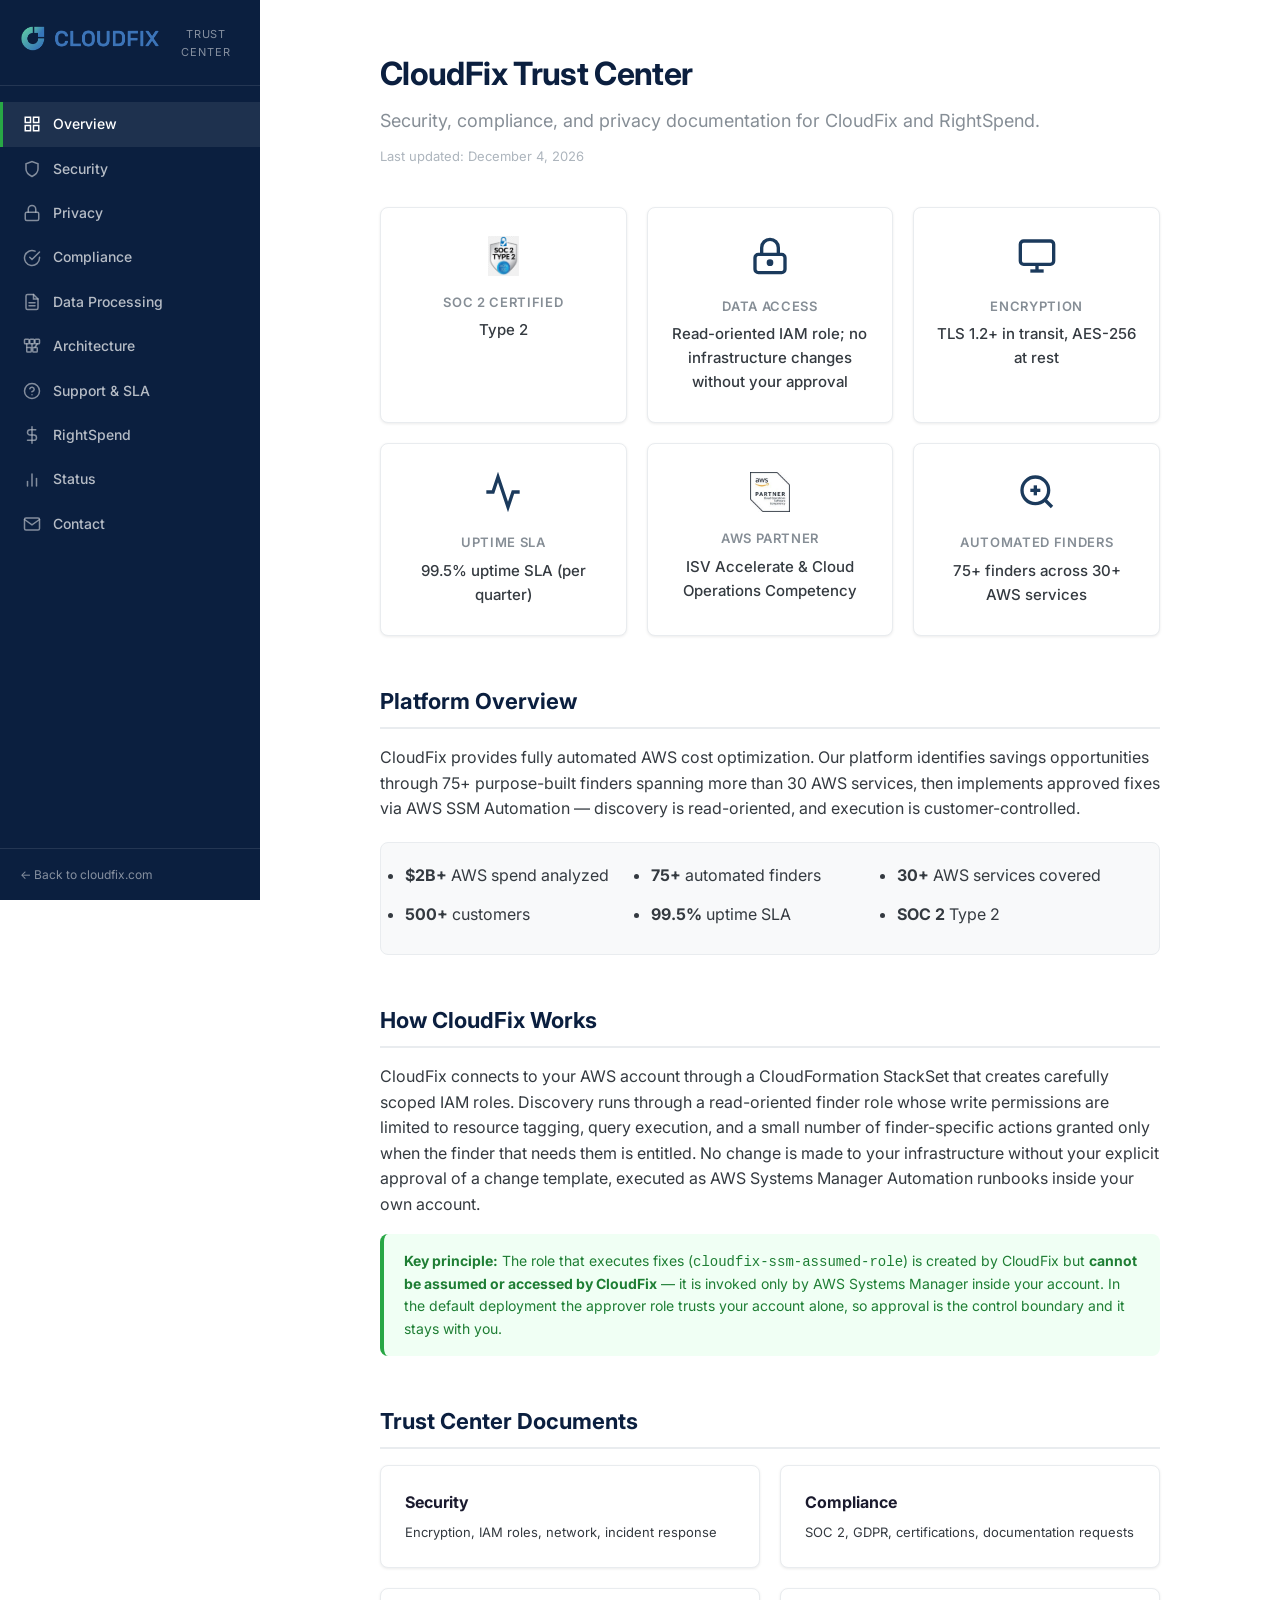
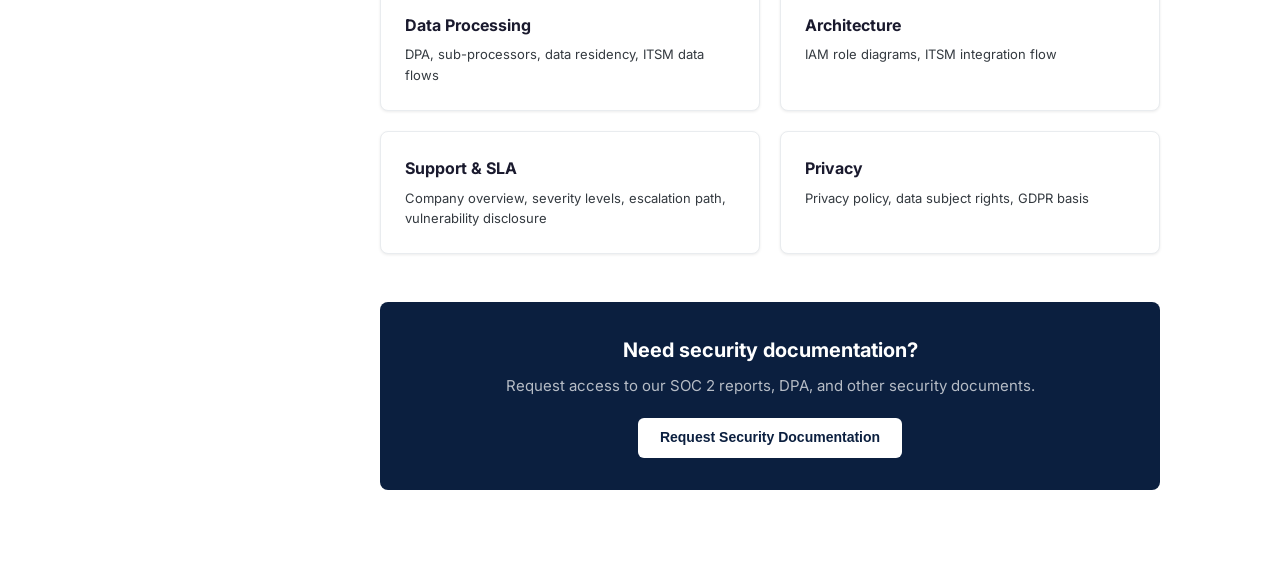
<file: index.html>
<!DOCTYPE html>
<html lang="en">
<head>
  <meta charset="UTF-8">
  <meta name="viewport" content="width=device-width, initial-scale=1.0">
  <title>Trust Center — CloudFix</title>
  <meta name="description" content="Security, compliance, and privacy documentation for CloudFix and RightSpend.">
  <link rel="icon" type="image/png" href="assets/cloudfix-logo.png">
  <link rel="preconnect" href="https://fonts.googleapis.com">
  <link rel="preconnect" href="https://fonts.gstatic.com" crossorigin>
  <link href="https://fonts.googleapis.com/css2?family=Inter:wght@400;500;600;700&display=swap" rel="stylesheet">
  <link rel="stylesheet" href="css/style.css">
</head>
<body>

<!-- Mobile Header -->
<div class="mobile-header">
  <div class="brand-row">
    <img src="assets/cloudfix-logo.png" alt="CloudFix" class="logo-img">
    
  </div>
  <button class="hamburger" id="hamburger" aria-label="Open menu">
    <svg viewBox="0 0 24 24" fill="none" stroke="currentColor" stroke-width="2" stroke-linecap="round"><line x1="3" y1="6" x2="21" y2="6"/><line x1="3" y1="12" x2="21" y2="12"/><line x1="3" y1="18" x2="21" y2="18"/></svg>
  </button>
</div>
<div class="sidebar-overlay" id="sidebar-overlay"></div>

<div class="layout">
  <!-- Sidebar -->
  <nav class="sidebar" id="sidebar">
    <div class="sidebar-brand">
      <img src="assets/cloudfix-logo.png" alt="CloudFix" class="logo-img">
      <div class="brand-sub">Trust Center</div>
    </div>
    <div class="sidebar-nav">
      <a href="index.html" class="active">
        <svg class="nav-icon" viewBox="0 0 24 24" fill="none" stroke="currentColor" stroke-width="2" stroke-linecap="round"><rect x="3" y="3" width="7" height="7"/><rect x="14" y="3" width="7" height="7"/><rect x="3" y="14" width="7" height="7"/><rect x="14" y="14" width="7" height="7"/></svg>
        Overview
      </a>
      <a href="security.html">
        <svg class="nav-icon" viewBox="0 0 24 24" fill="none" stroke="currentColor" stroke-width="2" stroke-linecap="round"><path d="M12 22s8-4 8-10V5l-8-3-8 3v7c0 6 8 10 8 10z"/></svg>
        Security
      </a>
      <a href="privacy.html">
        <svg class="nav-icon" viewBox="0 0 24 24" fill="none" stroke="currentColor" stroke-width="2" stroke-linecap="round"><rect x="3" y="11" width="18" height="11" rx="2" ry="2"/><path d="M7 11V7a5 5 0 0110 0v4"/></svg>
        Privacy
      </a>
      <a href="compliance.html">
        <svg class="nav-icon" viewBox="0 0 24 24" fill="none" stroke="currentColor" stroke-width="2" stroke-linecap="round"><path d="M22 11.08V12a10 10 0 11-5.93-9.14"/><polyline points="22 4 12 14.01 9 11.01"/></svg>
        Compliance
      </a>
      <a href="data-processing.html">
        <svg class="nav-icon" viewBox="0 0 24 24" fill="none" stroke="currentColor" stroke-width="2" stroke-linecap="round"><path d="M14 2H6a2 2 0 00-2 2v16a2 2 0 002 2h12a2 2 0 002-2V8z"/><polyline points="14 2 14 8 20 8"/><line x1="16" y1="13" x2="8" y2="13"/><line x1="16" y1="17" x2="8" y2="17"/></svg>
        Data Processing
      </a>
      <a href="architecture.html">
        <svg class="nav-icon" viewBox="0 0 24 24" fill="none" stroke="currentColor" stroke-width="2" stroke-linecap="round"><rect x="2" y="3" width="6" height="6" rx="1"/><rect x="9" y="3" width="6" height="6" rx="1"/><rect x="16" y="3" width="6" height="6" rx="1"/><rect x="5" y="14" width="6" height="6" rx="1"/><rect x="13" y="14" width="6" height="6" rx="1"/><line x1="5" y1="9" x2="5" y2="14"/><line x1="12" y1="9" x2="12" y2="14"/><line x1="19" y1="9" x2="16" y2="14"/></svg>
        Architecture
      </a>
      <a href="support.html">
        <svg class="nav-icon" viewBox="0 0 24 24" fill="none" stroke="currentColor" stroke-width="2" stroke-linecap="round"><circle cx="12" cy="12" r="10"/><path d="M9.09 9a3 3 0 015.83 1c0 2-3 3-3 3"/><line x1="12" y1="17" x2="12.01" y2="17"/></svg>
        Support &amp; SLA
      </a>
            <a href="rightspend.html">
        <svg class="nav-icon" viewBox="0 0 24 24" fill="none" stroke="currentColor" stroke-width="2" stroke-linecap="round"><line x1="12" y1="1" x2="12" y2="23"/><path d="M17 5H9.5a3.5 3.5 0 000 7h5a3.5 3.5 0 010 7H6"/></svg>
        RightSpend
      </a>
    <a href="status.html">
        <svg class="nav-icon" viewBox="0 0 24 24" fill="none" stroke="currentColor" stroke-width="2" stroke-linecap="round"><line x1="18" y1="20" x2="18" y2="10"/><line x1="12" y1="20" x2="12" y2="4"/><line x1="6" y1="20" x2="6" y2="14"/></svg>
        Status
      </a>
      <a href="contact.html">
        <svg class="nav-icon" viewBox="0 0 24 24" fill="none" stroke="currentColor" stroke-width="2" stroke-linecap="round"><path d="M4 4h16c1.1 0 2 .9 2 2v12c0 1.1-.9 2-2 2H4c-1.1 0-2-.9-2-2V6c0-1.1.9-2 2-2z"/><polyline points="22,6 12,13 2,6"/></svg>
        Contact
      </a>
    </div>
    <div class="sidebar-footer">
      <a href="https://cloudfix.com" target="_blank" rel="noopener">← Back to cloudfix.com</a>
    </div>
  </nav>

  <!-- Main Content -->
  <main class="main-content">
    <div class="page-wrapper">

      <!-- Page Header -->
      <div class="page-header">
        <h1>CloudFix Trust Center</h1>
        <p class="subtitle">Security, compliance, and privacy documentation for CloudFix and RightSpend.</p>
        <p class="last-updated" data-last-updated></p>
      </div>

      <!-- Quick Stats -->
      <div class="section">
        <div class="card-grid card-grid-3">
          <div class="card stat-card">
            <img src="assets/soc2-certified.jpg" alt="SOC 2 Certified" style="height:40px; margin-bottom:8px;">
            <div class="stat-label">SOC 2 Certified</div>
            <div class="stat-value">Type 2</div>
          </div>
          <div class="card stat-card">
            <svg class="stat-icon" viewBox="0 0 24 24" fill="none" stroke="#1B3A5C" stroke-width="2"><rect x="3" y="11" width="18" height="11" rx="2"/><path d="M7 11V7a5 5 0 0110 0v4"/><circle cx="12" cy="16" r="1"/></svg>
            <div class="stat-label">Data Access</div>
            <div class="stat-value">Read-oriented IAM role; no infrastructure changes without your approval</div>
          </div>
          <div class="card stat-card">
            <svg class="stat-icon" viewBox="0 0 24 24" fill="none" stroke="#1B3A5C" stroke-width="2"><rect x="2" y="3" width="20" height="14" rx="2"/><line x1="8" y1="21" x2="16" y2="21"/><line x1="12" y1="17" x2="12" y2="21"/></svg>
            <div class="stat-label">Encryption</div>
            <div class="stat-value">TLS 1.2+ in transit, AES-256 at rest</div>
          </div>
          <div class="card stat-card">
            <svg class="stat-icon" viewBox="0 0 24 24" fill="none" stroke="#1B3A5C" stroke-width="2"><polyline points="22 12 18 12 15 21 9 3 6 12 2 12"/></svg>
            <div class="stat-label">Uptime SLA</div>
            <div class="stat-value">99.5% uptime SLA (per quarter)</div>
          </div>
          <div class="card stat-card">
            <img src="assets/aws-cloudops-competency.jpg" alt="AWS Partner" style="height:40px; margin-bottom:8px;">
            <div class="stat-label">AWS Partner</div>
            <div class="stat-value">ISV Accelerate &amp; Cloud Operations Competency</div>
          </div>
          <div class="card stat-card">
            <svg class="stat-icon" viewBox="0 0 24 24" fill="none" stroke="#1B3A5C" stroke-width="2"><circle cx="11" cy="11" r="8"/><line x1="21" y1="21" x2="16.65" y2="16.65"/><line x1="11" y1="8" x2="11" y2="14"/><line x1="8" y1="11" x2="14" y2="11"/></svg>
            <div class="stat-label">Automated Finders</div>
            <div class="stat-value">75+ finders across 30+ AWS services</div>
          </div>
        </div>
      </div>

      <!-- Key Platform Stats -->
      <div class="section">
        <h2>Platform Overview</h2>
        <p>CloudFix provides fully automated AWS cost optimization. Our platform identifies savings opportunities through 75+ purpose-built finders spanning more than 30 AWS services, then implements approved fixes via AWS SSM Automation — discovery is read-oriented, and execution is customer-controlled.</p>
        <div class="highlight-box" style="margin-top:20px;">
          <ul style="margin:0; display:grid; grid-template-columns:repeat(auto-fill, minmax(200px,1fr)); gap:8px;">
            <li><strong>$2B+</strong> AWS spend analyzed</li>
            <li><strong>75+</strong> automated finders</li>
            <li><strong>30+</strong> AWS services covered</li>
            <li><strong>500+</strong> customers</li>
            <li><strong>99.5%</strong> uptime SLA</li>
            <li><strong>SOC 2</strong> Type 2</li>
          </ul>
        </div>
      </div>

      <!-- How It Works -->
      <div class="section">
        <h2>How CloudFix Works</h2>
        <p>CloudFix connects to your AWS account through a CloudFormation StackSet that creates carefully scoped IAM roles. Discovery runs through a read-oriented finder role whose write permissions are limited to resource tagging, query execution, and a small number of finder-specific actions granted only when the finder that needs them is entitled. No change is made to your infrastructure without your explicit approval of a change template, executed as AWS Systems Manager Automation runbooks inside your own account.</p>

        <div class="callout callout-success" style="margin-top:16px;">
          <strong>Key principle:</strong> The role that executes fixes (<code>cloudfix-ssm-assumed-role</code>) is created by CloudFix but <strong>cannot be assumed or accessed by CloudFix</strong> — it is invoked only by AWS Systems Manager inside your account. In the default deployment the approver role trusts your account alone, so approval is the control boundary and it stays with you.
        </div>
      </div>

      <!-- Quick Links -->
      <div class="section">
        <h2>Trust Center Documents</h2>
        <div class="card-grid" style="margin-top:12px;">
          <a href="security.html" class="card" style="text-decoration:none;color:inherit;">
            <strong>Security</strong>
            <p class="text-sm" style="margin:6px 0 0;">Encryption, IAM roles, network, incident response</p>
          </a>
          <a href="compliance.html" class="card" style="text-decoration:none;color:inherit;">
            <strong>Compliance</strong>
            <p class="text-sm" style="margin:6px 0 0;">SOC 2, GDPR, certifications, documentation requests</p>
          </a>
          <a href="data-processing.html" class="card" style="text-decoration:none;color:inherit;">
            <strong>Data Processing</strong>
            <p class="text-sm" style="margin:6px 0 0;">DPA, sub-processors, data residency, ITSM data flows</p>
          </a>
          <a href="architecture.html" class="card" style="text-decoration:none;color:inherit;">
            <strong>Architecture</strong>
            <p class="text-sm" style="margin:6px 0 0;">IAM role diagrams, ITSM integration flow</p>
          </a>
          <a href="support.html" class="card" style="text-decoration:none;color:inherit;">
            <strong>Support &amp; SLA</strong>
            <p class="text-sm" style="margin:6px 0 0;">Company overview, severity levels, escalation path, vulnerability disclosure</p>
          </a>
          <a href="privacy.html" class="card" style="text-decoration:none;color:inherit;">
            <strong>Privacy</strong>
            <p class="text-sm" style="margin:6px 0 0;">Privacy policy, data subject rights, GDPR basis</p>
          </a>
        </div>
      </div>

      <!-- CTA -->
      <div class="cta-banner">
        <h3>Need security documentation?</h3>
        <p>Request access to our SOC 2 reports, DPA, and other security documents.</p>
        <button class="btn" data-open-modal>Request Security Documentation</button>
      </div>

    </div>
  </main>
</div>

<!-- Request Access Modal -->
<div class="modal-overlay" id="request-modal">
  <div class="modal">
    <div class="modal-header">
      <h3>Request Security Documentation</h3>
      <button class="modal-close" id="modal-close">&times;</button>
    </div>
    <div class="modal-body">
      <form id="request-access-form">
        <div class="form-group">
          <label for="req-name">Full Name *</label>
          <input type="text" id="req-name" name="name" required>
        </div>
        <div class="form-group">
          <label for="req-company">Company *</label>
          <input type="text" id="req-company" name="company" required>
        </div>
        <div class="form-group">
          <label for="req-email">Work Email *</label>
          <input type="email" id="req-email" name="email" required>
        </div>
        <div class="form-group">
          <label for="req-need">What do you need?</label>
          <select id="req-need" name="document_type">
            <option value="">Select...</option>

            <option value="soc2-type2">SOC 2 Type 2 Report</option>
            <option value="dpa">Data Processing Addendum (DPA)</option>
            <option value="tos">Terms of Service</option>
            <option value="privacy">Privacy Policy</option>
            <option value="rightspend">RightSpend Information</option>
            <option value="penetration-test">Penetration Test Summary</option>
            <option value="other">Other</option>
          </select>
        </div>
        <div class="form-group">
          <label for="req-message">Additional details</label>
          <textarea id="req-message" name="message" rows="3"></textarea>
        </div>
                <div class="form-group" style="display:none;opacity:0;height:0;overflow:hidden;" aria-hidden="true">
          <label for="req-website">Website</label>
          <input type="text" id="req-website" name="website" tabindex="-1" autocomplete="off">
        </div>
        <button type="submit" class="btn btn-primary" style="width:100%;justify-content:center;" id="req-submit-btn">Submit Request</button>
          <p id="req-form-status" style="margin-top:8px;text-align:center;display:none;"></p>
      </form>
    
          <script>
          (function(){
            var form = document.getElementById("request-access-form");
            if(!form) return;
            form.addEventListener("submit", function(e){
              e.preventDefault();
              var btn = document.getElementById("req-submit-btn");
              var st = document.getElementById("req-form-status");
              btn.disabled = true; btn.textContent = "Submitting...";
              var hp = document.getElementById("req-website"); if(hp && hp.value){btn.disabled=false;btn.textContent="Submit Request";return;}
              fetch("https://automate.billgleeson.com/webhook/trust-center-contact", {
                method: "POST",
                headers: {"Content-Type": "application/json"},
                body: JSON.stringify({
                  _t: Math.floor(Date.now()/1000),
                  name: document.getElementById("req-name").value,
                  email: document.getElementById("req-email").value,
                  company: document.getElementById("req-company").value,
                  subject: "Doc Request: " + (document.getElementById("req-need").value || "General"),
                  message: document.getElementById("req-message").value || "(No additional details)"
                })
              }).then(function(r){
                if(r.ok){
                  st.style.display="block"; st.style.color="#059669";
                  st.textContent="✓ Request submitted. We will respond within 2 business days.";
                  form.reset();
                } else { throw new Error("err"); }
              }).catch(function(){
                st.style.display="block"; st.style.color="#dc2626";
                st.textContent="Failed to submit. Please try the contact page.";
              });
              btn.disabled = false; btn.textContent = "Submit Request";
            });
          })();
          </script>
  </div>
  </div>
</div>

<script src="js/main.js"></script>
</body>
</html>
</file>
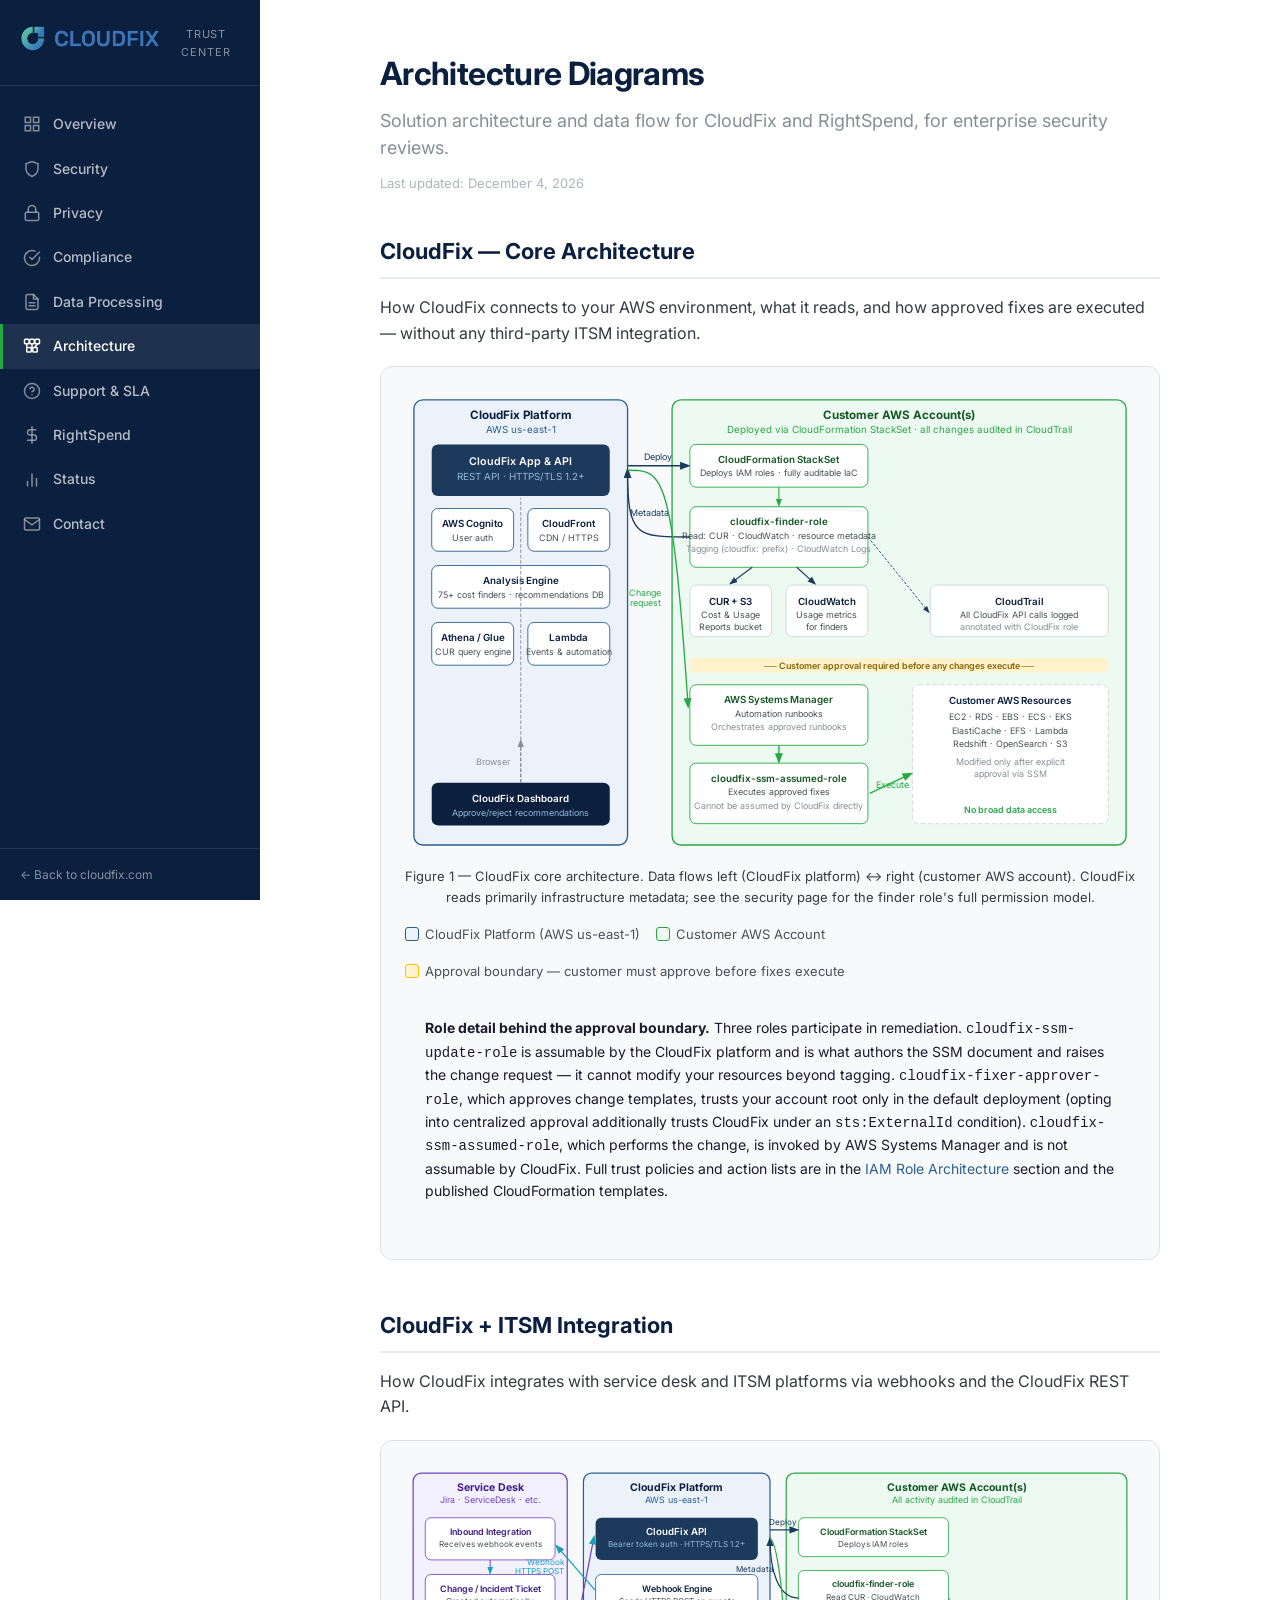
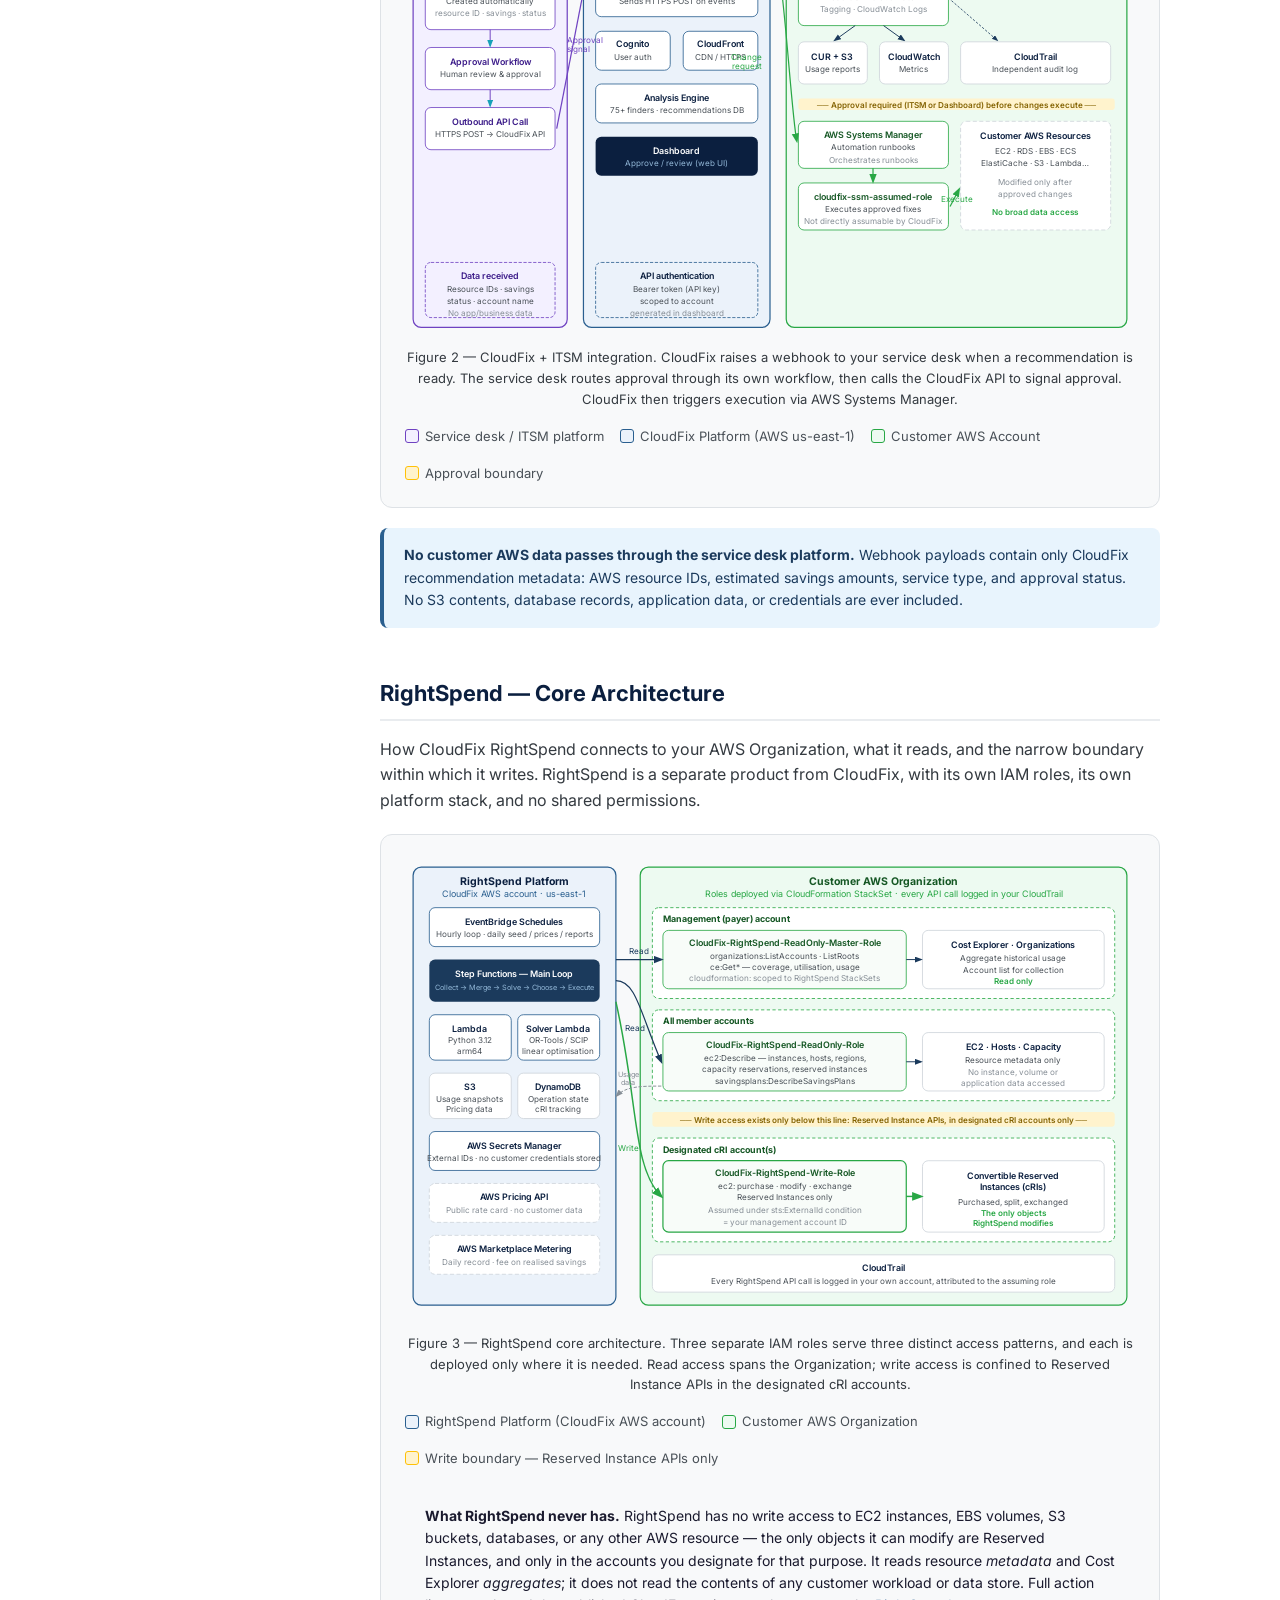
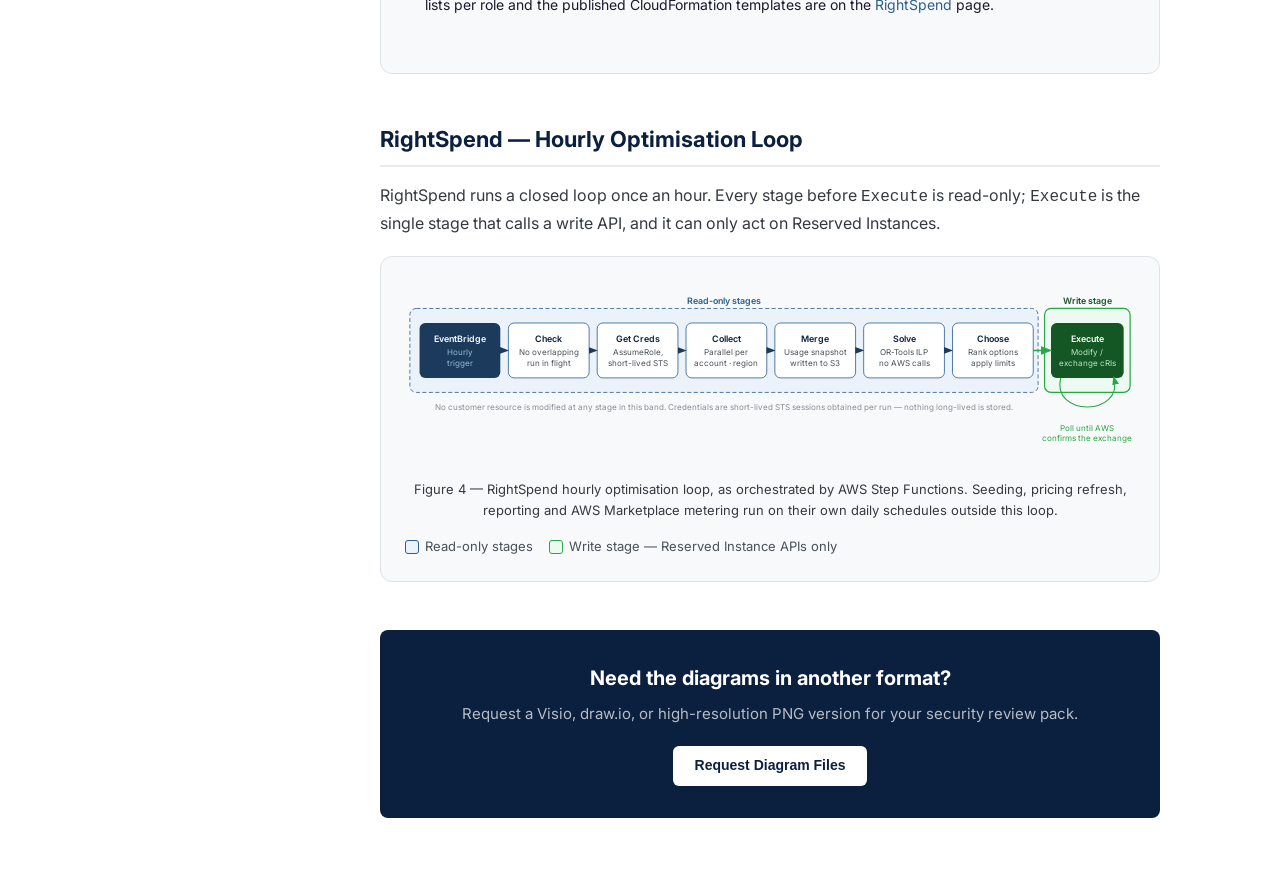
<file: architecture.html>
<!DOCTYPE html>
<html lang="en">
<head>
  <meta charset="UTF-8">
  <meta name="viewport" content="width=device-width, initial-scale=1.0">
  <title>Trust Center — CloudFix</title>
  <meta name="description" content="CloudFix and RightSpend solution architecture diagrams — core architecture, ITSM / service desk integration, and the RightSpend optimisation loop.">
  <link rel="icon" type="image/png" href="assets/cloudfix-logo.png">
  <link rel="preconnect" href="https://fonts.googleapis.com">
  <link rel="preconnect" href="https://fonts.gstatic.com" crossorigin>
  <link href="https://fonts.googleapis.com/css2?family=Inter:wght@400;500;600;700&display=swap" rel="stylesheet">
  <link rel="stylesheet" href="css/style.css">
  <style>
    .diagram-wrap {
      background: #F8F9FA;
      border: 1px solid #DEE2E6;
      border-radius: 12px;
      padding: 24px;
      margin-top: 20px;
      overflow-x: auto;
    }
    .diagram-wrap svg {
      display: block;
      margin: 0 auto;
      max-width: 100%;
      height: auto;
    }
    .diagram-caption {
      font-size: 13px;
      color: #868E96;
      text-align: center;
      margin-top: 12px;
    }
    .diagram-legend {
      display: flex;
      flex-wrap: wrap;
      gap: 16px;
      margin-top: 16px;
      font-size: 13px;
      color: #495057;
    }
    .legend-item {
      display: flex;
      align-items: center;
      gap: 6px;
    }
    .legend-swatch {
      width: 14px;
      height: 14px;
      border-radius: 3px;
      flex-shrink: 0;
    }
  </style>
</head>
<body>

<div class="mobile-header">
  <div class="brand-row">
    <img src="assets/cloudfix-logo.png" alt="CloudFix" class="logo-img">
  </div>
  <button class="hamburger" id="hamburger" aria-label="Open menu">
    <svg viewBox="0 0 24 24" fill="none" stroke="currentColor" stroke-width="2" stroke-linecap="round"><line x1="3" y1="6" x2="21" y2="6"/><line x1="3" y1="12" x2="21" y2="12"/><line x1="3" y1="18" x2="21" y2="18"/></svg>
  </button>
</div>
<div class="sidebar-overlay" id="sidebar-overlay"></div>

<div class="layout">
  <nav class="sidebar" id="sidebar">
    <div class="sidebar-brand">
      <img src="assets/cloudfix-logo.png" alt="CloudFix" class="logo-img">
      <div class="brand-sub">Trust Center</div>
    </div>
    <div class="sidebar-nav">
      <a href="index.html">
        <svg class="nav-icon" viewBox="0 0 24 24" fill="none" stroke="currentColor" stroke-width="2" stroke-linecap="round"><rect x="3" y="3" width="7" height="7"/><rect x="14" y="3" width="7" height="7"/><rect x="3" y="14" width="7" height="7"/><rect x="14" y="14" width="7" height="7"/></svg>
        Overview
      </a>
      <a href="security.html">
        <svg class="nav-icon" viewBox="0 0 24 24" fill="none" stroke="currentColor" stroke-width="2" stroke-linecap="round"><path d="M12 22s8-4 8-10V5l-8-3-8 3v7c0 6 8 10 8 10z"/></svg>
        Security
      </a>
      <a href="privacy.html">
        <svg class="nav-icon" viewBox="0 0 24 24" fill="none" stroke="currentColor" stroke-width="2" stroke-linecap="round"><rect x="3" y="11" width="18" height="11" rx="2" ry="2"/><path d="M7 11V7a5 5 0 0110 0v4"/></svg>
        Privacy
      </a>
      <a href="compliance.html">
        <svg class="nav-icon" viewBox="0 0 24 24" fill="none" stroke="currentColor" stroke-width="2" stroke-linecap="round"><path d="M22 11.08V12a10 10 0 11-5.93-9.14"/><polyline points="22 4 12 14.01 9 11.01"/></svg>
        Compliance
      </a>
      <a href="data-processing.html">
        <svg class="nav-icon" viewBox="0 0 24 24" fill="none" stroke="currentColor" stroke-width="2" stroke-linecap="round"><path d="M14 2H6a2 2 0 00-2 2v16a2 2 0 002 2h12a2 2 0 002-2V8z"/><polyline points="14 2 14 8 20 8"/><line x1="16" y1="13" x2="8" y2="13"/><line x1="16" y1="17" x2="8" y2="17"/></svg>
        Data Processing
      </a>
      <a href="architecture.html" class="active">
        <svg class="nav-icon" viewBox="0 0 24 24" fill="none" stroke="currentColor" stroke-width="2" stroke-linecap="round"><rect x="2" y="3" width="6" height="6" rx="1"/><rect x="9" y="3" width="6" height="6" rx="1"/><rect x="16" y="3" width="6" height="6" rx="1"/><rect x="5" y="14" width="6" height="6" rx="1"/><rect x="13" y="14" width="6" height="6" rx="1"/><line x1="5" y1="9" x2="5" y2="14"/><line x1="12" y1="9" x2="12" y2="14"/><line x1="19" y1="9" x2="16" y2="14"/></svg>
        Architecture
      </a>
      <a href="support.html">
        <svg class="nav-icon" viewBox="0 0 24 24" fill="none" stroke="currentColor" stroke-width="2" stroke-linecap="round"><circle cx="12" cy="12" r="10"/><path d="M9.09 9a3 3 0 015.83 1c0 2-3 3-3 3"/><line x1="12" y1="17" x2="12.01" y2="17"/></svg>
        Support &amp; SLA
      </a>
      <a href="rightspend.html">
        <svg class="nav-icon" viewBox="0 0 24 24" fill="none" stroke="currentColor" stroke-width="2" stroke-linecap="round"><line x1="12" y1="1" x2="12" y2="23"/><path d="M17 5H9.5a3.5 3.5 0 000 7h5a3.5 3.5 0 010 7H6"/></svg>
        RightSpend
      </a>
      <a href="status.html">
        <svg class="nav-icon" viewBox="0 0 24 24" fill="none" stroke="currentColor" stroke-width="2" stroke-linecap="round"><line x1="18" y1="20" x2="18" y2="10"/><line x1="12" y1="20" x2="12" y2="4"/><line x1="6" y1="20" x2="6" y2="14"/></svg>
        Status
      </a>
      <a href="contact.html">
        <svg class="nav-icon" viewBox="0 0 24 24" fill="none" stroke="currentColor" stroke-width="2" stroke-linecap="round"><path d="M4 4h16c1.1 0 2 .9 2 2v12c0 1.1-.9 2-2 2H4c-1.1 0-2-.9-2-2V6c0-1.1.9-2 2-2z"/><polyline points="22,6 12,13 2,6"/></svg>
        Contact
      </a>
    </div>
    <div class="sidebar-footer">
      <a href="https://cloudfix.com" target="_blank" rel="noopener">← Back to cloudfix.com</a>
    </div>
  </nav>

  <main class="main-content">
    <div class="page-wrapper">

      <div class="page-header">
        <h1>Architecture Diagrams</h1>
        <p class="subtitle">Solution architecture and data flow for CloudFix and RightSpend, for enterprise security reviews.</p>
        <p class="last-updated" data-last-updated></p>
      </div>

      <!-- Diagram 1: CloudFix standalone -->
      <div class="section" id="standalone">
        <h2>CloudFix — Core Architecture</h2>
        <p>How CloudFix connects to your AWS environment, what it reads, and how approved fixes are executed — without any third-party ITSM integration.</p>

        <div class="diagram-wrap">
          <!-- 820 × 520 viewport -->
          <svg viewBox="0 0 820 520" xmlns="http://www.w3.org/2000/svg" font-family="Inter, sans-serif" font-size="12">
            <defs>
              <marker id="arrow1" markerWidth="8" markerHeight="8" refX="6" refY="3" orient="auto">
                <path d="M0,0 L0,6 L8,3 z" fill="#1B3A5C"/>
              </marker>
              <marker id="arrow1g" markerWidth="8" markerHeight="8" refX="6" refY="3" orient="auto">
                <path d="M0,0 L0,6 L8,3 z" fill="#28A745"/>
              </marker>
              <marker id="arrow1r" markerWidth="8" markerHeight="8" refX="6" refY="3" orient="auto">
                <path d="M0,0 L0,6 L8,3 z" fill="#868E96"/>
              </marker>
            </defs>

            <!-- ── Zone: CloudFix Platform (left) ── -->
            <rect x="10" y="10" width="240" height="500" rx="10" fill="#EBF2FA" stroke="#2A5F8F" stroke-width="1.5"/>
            <text x="130" y="32" text-anchor="middle" font-weight="700" font-size="13" fill="#0B1F3F">CloudFix Platform</text>
            <text x="130" y="47" text-anchor="middle" font-size="11" fill="#2A5F8F">AWS us-east-1</text>

            <!-- CloudFix App box -->
            <rect x="30" y="60" width="200" height="58" rx="7" fill="#1B3A5C"/>
            <text x="130" y="83" text-anchor="middle" font-weight="600" fill="#fff" font-size="12">CloudFix App &amp; API</text>
            <text x="130" y="100" text-anchor="middle" fill="#93B8D8" font-size="11">REST API · HTTPS/TLS 1.2+</text>

            <!-- Cognito -->
            <rect x="30" y="132" width="92" height="48" rx="7" fill="#fff" stroke="#2A5F8F" stroke-width="1"/>
            <text x="76" y="153" text-anchor="middle" font-weight="600" fill="#0B1F3F" font-size="11">AWS Cognito</text>
            <text x="76" y="168" text-anchor="middle" fill="#495057" font-size="10">User auth</text>

            <!-- CloudFront -->
            <rect x="138" y="132" width="92" height="48" rx="7" fill="#fff" stroke="#2A5F8F" stroke-width="1"/>
            <text x="184" y="153" text-anchor="middle" font-weight="600" fill="#0B1F3F" font-size="11">CloudFront</text>
            <text x="184" y="168" text-anchor="middle" fill="#495057" font-size="10">CDN / HTTPS</text>

            <!-- Analysis Engine -->
            <rect x="30" y="196" width="200" height="48" rx="7" fill="#fff" stroke="#2A5F8F" stroke-width="1"/>
            <text x="130" y="217" text-anchor="middle" font-weight="600" fill="#0B1F3F" font-size="11">Analysis Engine</text>
            <text x="130" y="232" text-anchor="middle" fill="#495057" font-size="10">75+ cost finders · recommendations DB</text>

            <!-- Athena/Glue -->
            <rect x="30" y="260" width="92" height="48" rx="7" fill="#fff" stroke="#2A5F8F" stroke-width="1"/>
            <text x="76" y="281" text-anchor="middle" font-weight="600" fill="#0B1F3F" font-size="11">Athena / Glue</text>
            <text x="76" y="296" text-anchor="middle" fill="#495057" font-size="10">CUR query engine</text>

            <!-- Lambda -->
            <rect x="138" y="260" width="92" height="48" rx="7" fill="#fff" stroke="#2A5F8F" stroke-width="1"/>
            <text x="184" y="281" text-anchor="middle" font-weight="600" fill="#0B1F3F" font-size="11">Lambda</text>
            <text x="184" y="296" text-anchor="middle" fill="#495057" font-size="10">Events &amp; automation</text>

            <!-- Dashboard -->
            <rect x="30" y="440" width="200" height="48" rx="7" fill="#0B1F3F"/>
            <text x="130" y="462" text-anchor="middle" font-weight="600" fill="#fff" font-size="11">CloudFix Dashboard</text>
            <text x="130" y="477" text-anchor="middle" fill="#93B8D8" font-size="10">Approve/reject recommendations</text>

            <!-- ── Zone: Customer AWS Account (right) ── -->
            <rect x="300" y="10" width="510" height="500" rx="10" fill="#EDFAF1" stroke="#28A745" stroke-width="1.5"/>
            <text x="555" y="32" text-anchor="middle" font-weight="700" font-size="13" fill="#155724">Customer AWS Account(s)</text>
            <text x="555" y="47" text-anchor="middle" font-size="11" fill="#28A745">Deployed via CloudFormation StackSet · all changes audited in CloudTrail</text>

            <!-- CloudFormation StackSet -->
            <rect x="320" y="60" width="200" height="48" rx="7" fill="#fff" stroke="#28A745" stroke-width="1"/>
            <text x="420" y="81" text-anchor="middle" font-weight="600" fill="#155724" font-size="11">CloudFormation StackSet</text>
            <text x="420" y="96" text-anchor="middle" fill="#495057" font-size="10">Deploys IAM roles · fully auditable IaC</text>

            <!-- Finder Role -->
            <rect x="320" y="130" width="200" height="68" rx="7" fill="#fff" stroke="#28A745" stroke-width="1"/>
            <text x="420" y="151" text-anchor="middle" font-weight="600" fill="#155724" font-size="11">cloudfix-finder-role</text>
            <text x="420" y="166" text-anchor="middle" fill="#495057" font-size="10">Read: CUR · CloudWatch · resource metadata</text>
            <text x="420" y="181" text-anchor="middle" fill="#868E96" font-size="10">Tagging (cloudfix: prefix) · CloudWatch Logs</text>

            <!-- CUR / S3 / Athena in customer account -->
            <rect x="320" y="218" width="92" height="58" rx="7" fill="#fff" stroke="#CED4DA" stroke-width="1"/>
            <text x="366" y="240" text-anchor="middle" font-weight="600" fill="#0B1F3F" font-size="11">CUR + S3</text>
            <text x="366" y="255" text-anchor="middle" fill="#495057" font-size="10">Cost &amp; Usage</text>
            <text x="366" y="269" text-anchor="middle" fill="#495057" font-size="10">Reports bucket</text>

            <!-- CloudWatch -->
            <rect x="428" y="218" width="92" height="58" rx="7" fill="#fff" stroke="#CED4DA" stroke-width="1"/>
            <text x="474" y="240" text-anchor="middle" font-weight="600" fill="#0B1F3F" font-size="11">CloudWatch</text>
            <text x="474" y="255" text-anchor="middle" fill="#495057" font-size="10">Usage metrics</text>
            <text x="474" y="269" text-anchor="middle" fill="#495057" font-size="10">for finders</text>

            <!-- CloudTrail -->
            <rect x="590" y="218" width="200" height="58" rx="7" fill="#fff" stroke="#CED4DA" stroke-width="1"/>
            <text x="690" y="240" text-anchor="middle" font-weight="600" fill="#0B1F3F" font-size="11">CloudTrail</text>
            <text x="690" y="255" text-anchor="middle" fill="#495057" font-size="10">All CloudFix API calls logged</text>
            <text x="690" y="269" text-anchor="middle" fill="#868E96" font-size="10">annotated with CloudFix role</text>

            <!-- Approval boundary -->
            <rect x="320" y="300" width="470" height="16" rx="4" fill="#FFF3CD"/>
            <text x="555" y="312" text-anchor="middle" font-size="10" fill="#856404" font-weight="600">── Customer approval required before any changes execute ──</text>

            <!-- SSM Automation -->
            <rect x="320" y="330" width="200" height="68" rx="7" fill="#fff" stroke="#28A745" stroke-width="1"/>
            <text x="420" y="351" text-anchor="middle" font-weight="600" fill="#155724" font-size="11">AWS Systems Manager</text>
            <text x="420" y="366" text-anchor="middle" fill="#495057" font-size="10">Automation runbooks</text>
            <text x="420" y="381" text-anchor="middle" fill="#868E96" font-size="10">Orchestrates approved runbooks</text>

            <!-- SSM Assumed Role -->
            <rect x="320" y="418" width="200" height="68" rx="7" fill="#fff" stroke="#28A745" stroke-width="1"/>
            <text x="420" y="439" text-anchor="middle" font-weight="600" fill="#155724" font-size="11">cloudfix-ssm-assumed-role</text>
            <text x="420" y="454" text-anchor="middle" fill="#495057" font-size="10">Executes approved fixes</text>
            <text x="420" y="469" text-anchor="middle" fill="#868E96" font-size="10">Cannot be assumed by CloudFix directly</text>

            <!-- AWS resources box -->
            <rect x="570" y="330" width="220" height="156" rx="7" fill="#fff" stroke="#CED4DA" stroke-width="1" stroke-dasharray="5,3"/>
            <text x="680" y="352" text-anchor="middle" font-weight="600" fill="#0B1F3F" font-size="11">Customer AWS Resources</text>
            <text x="680" y="370" text-anchor="middle" fill="#495057" font-size="10">EC2 · RDS · EBS · ECS · EKS</text>
            <text x="680" y="385" text-anchor="middle" fill="#495057" font-size="10">ElastiCache · EFS · Lambda</text>
            <text x="680" y="400" text-anchor="middle" fill="#495057" font-size="10">Redshift · OpenSearch · S3</text>
            <text x="680" y="420" text-anchor="middle" fill="#868E96" font-size="10">Modified only after explicit</text>
            <text x="680" y="434" text-anchor="middle" fill="#868E96" font-size="10">approval via SSM</text>
            <text x="680" y="474" text-anchor="middle" fill="#28A745" font-size="10" font-weight="600">No broad data access</text>

            <!-- ── Arrows ── -->
            <!-- User → Dashboard -->
            <line x1="130" y1="440" x2="130" y2="393" stroke="#868E96" stroke-width="1.2" marker-end="url(#arrow1r)" stroke-dasharray="4,2"/>
            <text x="118" y="420" text-anchor="end" fill="#868E96" font-size="10">Browser</text>

            <!-- Dashboard → API -->
            <line x1="130" y1="440" x2="130" y2="120" stroke="#868E96" stroke-width="1" stroke-dasharray="4,2"/>

            <!-- CloudFix → StackSet (onboarding, labelled) -->
            <line x1="250" y1="84" x2="318" y2="84" stroke="#1B3A5C" stroke-width="1.5" marker-end="url(#arrow1)"/>
            <text x="284" y="78" text-anchor="middle" fill="#1B3A5C" font-size="10">Deploy</text>

            <!-- StackSet → Finder Role -->
            <line x1="420" y1="108" x2="420" y2="128" stroke="#28A745" stroke-width="1.2" marker-end="url(#arrow1g)"/>

            <!-- Finder → CUR -->
            <line x1="390" y1="198" x2="366" y2="216" stroke="#1B3A5C" stroke-width="1.2" marker-end="url(#arrow1)"/>
            <!-- Finder → CloudWatch -->
            <line x1="440" y1="198" x2="460" y2="216" stroke="#1B3A5C" stroke-width="1.2" marker-end="url(#arrow1)"/>
            <!-- Finder → CloudTrail (read) -->
            <line x1="520" y1="164" x2="588" y2="248" stroke="#1B3A5C" stroke-width="1" stroke-dasharray="3,2" marker-end="url(#arrow1)"/>

            <!-- Finder → CloudFix App (metadata back) -->
            <path d="M320,164 C260,164 250,164 250,89" stroke="#1B3A5C" stroke-width="1.5" fill="none" marker-end="url(#arrow1)"/>
            <text x="275" y="140" text-anchor="middle" fill="#1B3A5C" font-size="10">Metadata</text>

            <!-- CloudFix App → SSM (trigger change request) -->
            <path d="M250,89 C290,89 300,89 318,354" stroke="#28A745" stroke-width="1.5" fill="none" marker-end="url(#arrow1g)"/>
            <text x="270" y="230" text-anchor="middle" fill="#28A745" font-size="10">Change</text>
            <text x="270" y="242" text-anchor="middle" fill="#28A745" font-size="10">request</text>

            <!-- SSM → Assumed role -->
            <line x1="420" y1="398" x2="420" y2="416" stroke="#28A745" stroke-width="1.5" marker-end="url(#arrow1g)"/>

            <!-- Assumed role → AWS resources -->
            <line x1="522" y1="452" x2="568" y2="430" stroke="#28A745" stroke-width="1.5" marker-end="url(#arrow1g)"/>
            <text x="548" y="446" text-anchor="middle" fill="#28A745" font-size="10">Execute</text>

          </svg>
          <p class="diagram-caption">Figure 1 — CloudFix core architecture. Data flows left (CloudFix platform) ↔ right (customer AWS account). CloudFix reads primarily infrastructure metadata; see the security page for the finder role's full permission model.</p>
          <div class="diagram-legend">
            <div class="legend-item"><div class="legend-swatch" style="background:#EBF2FA;border:1.5px solid #2A5F8F;"></div> CloudFix Platform (AWS us-east-1)</div>
            <div class="legend-item"><div class="legend-swatch" style="background:#EDFAF1;border:1.5px solid #28A745;"></div> Customer AWS Account</div>
            <div class="legend-item"><div class="legend-swatch" style="background:#FFF3CD;border:1px solid #FFC107;"></div> Approval boundary — customer must approve before fixes execute</div>
          </div>
          <div class="callout" style="margin-top:20px;">
            <strong>Role detail behind the approval boundary.</strong> Three roles participate in remediation.
            <code>cloudfix-ssm-update-role</code> is assumable by the CloudFix platform and is what authors the SSM document and raises the change request — it cannot modify your resources beyond tagging.
            <code>cloudfix-fixer-approver-role</code>, which approves change templates, trusts your account root only in the default deployment (opting into centralized approval additionally trusts CloudFix under an <code>sts:ExternalId</code> condition).
            <code>cloudfix-ssm-assumed-role</code>, which performs the change, is invoked by AWS Systems Manager and is not assumable by CloudFix.
            Full trust policies and action lists are in the <a href="security.html#iam-roles">IAM Role Architecture</a> section and the published CloudFormation templates.
          </div>
        </div>
      </div>

      <!-- Diagram 2: ITSM integration -->
      <div class="section" id="itsm">
        <h2>CloudFix + ITSM Integration</h2>
        <p>How CloudFix integrates with service desk and ITSM platforms via webhooks and the CloudFix REST API.</p>

        <div class="diagram-wrap">
          <!-- 820 × 560 viewport -->
          <svg viewBox="0 0 900 580" xmlns="http://www.w3.org/2000/svg" font-family="Inter, sans-serif" font-size="12">
            <defs>
              <marker id="a2b" markerWidth="8" markerHeight="8" refX="6" refY="3" orient="auto">
                <path d="M0,0 L0,6 L8,3 z" fill="#1B3A5C"/>
              </marker>
              <marker id="a2g" markerWidth="8" markerHeight="8" refX="6" refY="3" orient="auto">
                <path d="M0,0 L0,6 L8,3 z" fill="#28A745"/>
              </marker>
              <marker id="a2t" markerWidth="8" markerHeight="8" refX="6" refY="3" orient="auto">
                <path d="M0,0 L0,6 L8,3 z" fill="#17A2B8"/>
              </marker>
              <marker id="a2r" markerWidth="8" markerHeight="8" refX="6" refY="3" orient="auto">
                <path d="M0,0 L0,6 L8,3 z" fill="#868E96"/>
              </marker>
            </defs>

            <!-- ── Zone: ITSM Platform (leftmost) ── -->
            <rect x="10" y="10" width="190" height="560" rx="10" fill="#F3F0FF" stroke="#6F42C1" stroke-width="1.5"/>
            <text x="105" y="32" text-anchor="middle" font-weight="700" font-size="13" fill="#3D1D8A">Service Desk</text>
            <text x="105" y="47" text-anchor="middle" font-size="11" fill="#6F42C1">Jira · ServiceDesk · etc.</text>

            <!-- ITSM Inbound webhook handler -->
            <rect x="25" y="65" width="160" height="52" rx="7" fill="#fff" stroke="#6F42C1" stroke-width="1"/>
            <text x="105" y="86" text-anchor="middle" font-weight="600" fill="#3D1D8A" font-size="11">Inbound Integration</text>
            <text x="105" y="101" text-anchor="middle" fill="#495057" font-size="10">Receives webhook events</text>

            <!-- ITSM Ticket -->
            <rect x="25" y="135" width="160" height="68" rx="7" fill="#fff" stroke="#6F42C1" stroke-width="1"/>
            <text x="105" y="156" text-anchor="middle" font-weight="600" fill="#3D1D8A" font-size="11">Change / Incident Ticket</text>
            <text x="105" y="171" text-anchor="middle" fill="#495057" font-size="10">Created automatically</text>
            <text x="105" y="186" text-anchor="middle" fill="#868E96" font-size="10">resource ID · savings · status</text>

            <!-- Approval workflow -->
            <rect x="25" y="225" width="160" height="52" rx="7" fill="#fff" stroke="#6F42C1" stroke-width="1"/>
            <text x="105" y="246" text-anchor="middle" font-weight="600" fill="#3D1D8A" font-size="11">Approval Workflow</text>
            <text x="105" y="261" text-anchor="middle" fill="#495057" font-size="10">Human review &amp; approval</text>

            <!-- ITSM outbound REST call -->
            <rect x="25" y="299" width="160" height="52" rx="7" fill="#fff" stroke="#6F42C1" stroke-width="1"/>
            <text x="105" y="320" text-anchor="middle" font-weight="600" fill="#3D1D8A" font-size="11">Outbound API Call</text>
            <text x="105" y="335" text-anchor="middle" fill="#495057" font-size="10">HTTPS POST → CloudFix API</text>

            <!-- Data note -->
            <rect x="25" y="490" width="160" height="68" rx="7" fill="#F3F0FF" stroke="#6F42C1" stroke-width="1" stroke-dasharray="4,2"/>
            <text x="105" y="511" text-anchor="middle" font-weight="600" fill="#3D1D8A" font-size="11">Data received</text>
            <text x="105" y="526" text-anchor="middle" fill="#495057" font-size="10">Resource IDs · savings</text>
            <text x="105" y="541" text-anchor="middle" fill="#495057" font-size="10">status · account name</text>
            <text x="105" y="556" text-anchor="middle" fill="#868E96" font-size="10">No app/business data</text>

            <!-- ── Zone: CloudFix Platform (centre) ── -->
            <rect x="220" y="10" width="230" height="560" rx="10" fill="#EBF2FA" stroke="#2A5F8F" stroke-width="1.5"/>
            <text x="335" y="32" text-anchor="middle" font-weight="700" font-size="13" fill="#0B1F3F">CloudFix Platform</text>
            <text x="335" y="47" text-anchor="middle" font-size="11" fill="#2A5F8F">AWS us-east-1</text>

            <!-- CloudFix API -->
            <rect x="235" y="65" width="200" height="52" rx="7" fill="#1B3A5C"/>
            <text x="335" y="86" text-anchor="middle" font-weight="600" fill="#fff" font-size="12">CloudFix API</text>
            <text x="335" y="101" text-anchor="middle" fill="#93B8D8" font-size="10">Bearer token auth · HTTPS/TLS 1.2+</text>

            <!-- Webhook engine -->
            <rect x="235" y="135" width="200" height="52" rx="7" fill="#fff" stroke="#2A5F8F" stroke-width="1"/>
            <text x="335" y="156" text-anchor="middle" font-weight="600" fill="#0B1F3F" font-size="11">Webhook Engine</text>
            <text x="335" y="171" text-anchor="middle" fill="#495057" font-size="10">Sends HTTPS POST on events</text>

            <!-- Cognito -->
            <rect x="235" y="205" width="92" height="48" rx="7" fill="#fff" stroke="#2A5F8F" stroke-width="1"/>
            <text x="281" y="225" text-anchor="middle" font-weight="600" fill="#0B1F3F" font-size="11">Cognito</text>
            <text x="281" y="240" text-anchor="middle" fill="#495057" font-size="10">User auth</text>

            <!-- CloudFront -->
            <rect x="343" y="205" width="92" height="48" rx="7" fill="#fff" stroke="#2A5F8F" stroke-width="1"/>
            <text x="389" y="225" text-anchor="middle" font-weight="600" fill="#0B1F3F" font-size="11">CloudFront</text>
            <text x="389" y="240" text-anchor="middle" fill="#495057" font-size="10">CDN / HTTPS</text>

            <!-- Analysis engine -->
            <rect x="235" y="270" width="200" height="48" rx="7" fill="#fff" stroke="#2A5F8F" stroke-width="1"/>
            <text x="335" y="291" text-anchor="middle" font-weight="600" fill="#0B1F3F" font-size="11">Analysis Engine</text>
            <text x="335" y="306" text-anchor="middle" fill="#495057" font-size="10">75+ finders · recommendations DB</text>

            <!-- Dashboard -->
            <rect x="235" y="335" width="200" height="48" rx="7" fill="#0B1F3F"/>
            <text x="335" y="356" text-anchor="middle" font-weight="600" fill="#fff" font-size="11">Dashboard</text>
            <text x="335" y="371" text-anchor="middle" fill="#93B8D8" font-size="10">Approve / review (web UI)</text>

            <!-- API key note -->
            <rect x="235" y="490" width="200" height="68" rx="7" fill="#EBF2FA" stroke="#2A5F8F" stroke-width="1" stroke-dasharray="4,2"/>
            <text x="335" y="511" text-anchor="middle" font-weight="600" fill="#0B1F3F" font-size="11">API authentication</text>
            <text x="335" y="526" text-anchor="middle" fill="#495057" font-size="10">Bearer token (API key)</text>
            <text x="335" y="541" text-anchor="middle" fill="#495057" font-size="10">scoped to account</text>
            <text x="335" y="556" text-anchor="middle" fill="#868E96" font-size="10">generated in dashboard</text>

            <!-- ── Zone: Customer AWS Account (right) ── -->
            <rect x="470" y="10" width="420" height="560" rx="10" fill="#EDFAF1" stroke="#28A745" stroke-width="1.5"/>
            <text x="680" y="32" text-anchor="middle" font-weight="700" font-size="13" fill="#155724">Customer AWS Account(s)</text>
            <text x="680" y="47" text-anchor="middle" font-size="11" fill="#28A745">All activity audited in CloudTrail</text>

            <!-- CloudFormation -->
            <rect x="485" y="65" width="185" height="48" rx="7" fill="#fff" stroke="#28A745" stroke-width="1"/>
            <text x="577" y="86" text-anchor="middle" font-weight="600" fill="#155724" font-size="11">CloudFormation StackSet</text>
            <text x="577" y="101" text-anchor="middle" fill="#495057" font-size="10">Deploys IAM roles</text>

            <!-- Finder role -->
            <rect x="485" y="130" width="185" height="68" rx="7" fill="#fff" stroke="#28A745" stroke-width="1"/>
            <text x="577" y="151" text-anchor="middle" font-weight="600" fill="#155724" font-size="11">cloudfix-finder-role</text>
            <text x="577" y="166" text-anchor="middle" fill="#495057" font-size="10">Read CUR · CloudWatch</text>
            <text x="577" y="181" text-anchor="middle" fill="#868E96" font-size="10">Tagging · CloudWatch Logs</text>

            <!-- CUR/S3 -->
            <rect x="485" y="218" width="85" height="52" rx="7" fill="#fff" stroke="#CED4DA" stroke-width="1"/>
            <text x="527" y="240" text-anchor="middle" font-weight="600" fill="#0B1F3F" font-size="11">CUR + S3</text>
            <text x="527" y="255" text-anchor="middle" fill="#495057" font-size="10">Usage reports</text>

            <!-- CloudWatch -->
            <rect x="585" y="218" width="85" height="52" rx="7" fill="#fff" stroke="#CED4DA" stroke-width="1"/>
            <text x="627" y="240" text-anchor="middle" font-weight="600" fill="#0B1F3F" font-size="11">CloudWatch</text>
            <text x="627" y="255" text-anchor="middle" fill="#495057" font-size="10">Metrics</text>

            <!-- CloudTrail -->
            <rect x="685" y="218" width="185" height="52" rx="7" fill="#fff" stroke="#CED4DA" stroke-width="1"/>
            <text x="777" y="240" text-anchor="middle" font-weight="600" fill="#0B1F3F" font-size="11">CloudTrail</text>
            <text x="777" y="255" text-anchor="middle" fill="#495057" font-size="10">Independent audit log</text>

            <!-- Approval band -->
            <rect x="485" y="288" width="390" height="14" rx="3" fill="#FFF3CD"/>
            <text x="680" y="299" text-anchor="middle" font-size="10" fill="#856404" font-weight="600">── Approval required (ITSM or Dashboard) before changes execute ──</text>

            <!-- SSM -->
            <rect x="485" y="316" width="185" height="58" rx="7" fill="#fff" stroke="#28A745" stroke-width="1"/>
            <text x="577" y="337" text-anchor="middle" font-weight="600" fill="#155724" font-size="11">AWS Systems Manager</text>
            <text x="577" y="352" text-anchor="middle" fill="#495057" font-size="10">Automation runbooks</text>
            <text x="577" y="367" text-anchor="middle" fill="#868E96" font-size="10">Orchestrates runbooks</text>

            <!-- SSM Assumed -->
            <rect x="485" y="392" width="185" height="58" rx="7" fill="#fff" stroke="#28A745" stroke-width="1"/>
            <text x="577" y="413" text-anchor="middle" font-weight="600" fill="#155724" font-size="11">cloudfix-ssm-assumed-role</text>
            <text x="577" y="428" text-anchor="middle" fill="#495057" font-size="10">Executes approved fixes</text>
            <text x="577" y="443" text-anchor="middle" fill="#868E96" font-size="10">Not directly assumable by CloudFix</text>

            <!-- AWS Resources -->
            <rect x="685" y="316" width="185" height="134" rx="7" fill="#fff" stroke="#CED4DA" stroke-width="1" stroke-dasharray="5,3"/>
            <text x="777" y="338" text-anchor="middle" font-weight="600" fill="#0B1F3F" font-size="11">Customer AWS Resources</text>
            <text x="777" y="356" text-anchor="middle" fill="#495057" font-size="10">EC2 · RDS · EBS · ECS</text>
            <text x="777" y="371" text-anchor="middle" fill="#495057" font-size="10">ElastiCache · S3 · Lambda…</text>
            <text x="777" y="395" text-anchor="middle" fill="#868E96" font-size="10">Modified only after</text>
            <text x="777" y="409" text-anchor="middle" fill="#868E96" font-size="10">approved changes</text>
            <text x="777" y="432" text-anchor="middle" fill="#28A745" font-size="10" font-weight="600">No broad data access</text>

            <!-- ── Arrows ── -->
            <!-- CF webhook → ITSM inbound -->
            <line x1="235" y1="155" x2="187" y2="100" stroke="#17A2B8" stroke-width="1.5" marker-end="url(#a2t)"/>
            <text x="196" y="123" text-anchor="end" fill="#17A2B8" font-size="10">Webhook</text>
            <text x="196" y="134" text-anchor="end" fill="#17A2B8" font-size="10">HTTPS POST</text>

            <!-- ITSM ticket created -->
            <line x1="105" y1="117" x2="105" y2="133" stroke="#6F42C1" stroke-width="1.2" marker-end="url(#a2t)"/>

            <!-- Ticket → approval -->
            <line x1="105" y1="203" x2="105" y2="223" stroke="#6F42C1" stroke-width="1.2" marker-end="url(#a2t)"/>

            <!-- Approval → outbound -->
            <line x1="105" y1="277" x2="105" y2="297" stroke="#6F42C1" stroke-width="1.2" marker-end="url(#a2t)"/>

            <!-- ITSM outbound → CloudFix API -->
            <line x1="187" y1="325" x2="233" y2="89" stroke="#6F42C1" stroke-width="1.5" marker-end="url(#a2t)"/>
            <text x="200" y="220" text-anchor="start" fill="#6F42C1" font-size="10">Approval</text>
            <text x="200" y="231" text-anchor="start" fill="#6F42C1" font-size="10">signal</text>

            <!-- CloudFix API → finder (deploy/trigger) -->
            <line x1="450" y1="80" x2="483" y2="80" stroke="#1B3A5C" stroke-width="1.5" marker-end="url(#a2b)"/>
            <text x="466" y="74" text-anchor="middle" fill="#1B3A5C" font-size="10">Deploy</text>

            <!-- Finder → CUR -->
            <line x1="555" y1="198" x2="530" y2="216" stroke="#1B3A5C" stroke-width="1.2" marker-end="url(#a2b)"/>
            <!-- Finder → CW -->
            <line x1="590" y1="198" x2="615" y2="216" stroke="#1B3A5C" stroke-width="1.2" marker-end="url(#a2b)"/>
            <!-- Finder → CloudTrail (read) -->
            <line x1="670" y1="164" x2="730" y2="216" stroke="#1B3A5C" stroke-width="1" stroke-dasharray="3,2" marker-end="url(#a2b)"/>

            <!-- Finder → CloudFix (metadata back) -->
            <path d="M485,164 C460,164 450,130 450,91" stroke="#1B3A5C" stroke-width="1.5" fill="none" marker-end="url(#a2b)"/>
            <text x="455" y="132" text-anchor="end" fill="#1B3A5C" font-size="10">Metadata</text>

            <!-- CloudFix → SSM (change request) -->
            <path d="M450,91 C465,91 475,300 483,340" stroke="#28A745" stroke-width="1.5" fill="none" marker-end="url(#a2g)"/>
            <text x="440" y="240" text-anchor="end" fill="#28A745" font-size="10">Change</text>
            <text x="440" y="251" text-anchor="end" fill="#28A745" font-size="10">request</text>

            <!-- SSM → assumed role -->
            <line x1="577" y1="374" x2="577" y2="390" stroke="#28A745" stroke-width="1.5" marker-end="url(#a2g)"/>

            <!-- Assumed role → resources -->
            <line x1="672" y1="421" x2="683" y2="400" stroke="#28A745" stroke-width="1.5" marker-end="url(#a2g)"/>
            <text x="680" y="415" text-anchor="middle" fill="#28A745" font-size="10">Execute</text>

          </svg>
          <p class="diagram-caption">Figure 2 — CloudFix + ITSM integration. CloudFix raises a webhook to your service desk when a recommendation is ready. The service desk routes approval through its own workflow, then calls the CloudFix API to signal approval. CloudFix then triggers execution via AWS Systems Manager.</p>
          <div class="diagram-legend">
            <div class="legend-item"><div class="legend-swatch" style="background:#F3F0FF;border:1.5px solid #6F42C1;"></div> Service desk / ITSM platform</div>
            <div class="legend-item"><div class="legend-swatch" style="background:#EBF2FA;border:1.5px solid #2A5F8F;"></div> CloudFix Platform (AWS us-east-1)</div>
            <div class="legend-item"><div class="legend-swatch" style="background:#EDFAF1;border:1.5px solid #28A745;"></div> Customer AWS Account</div>
            <div class="legend-item"><div class="legend-swatch" style="background:#FFF3CD;border:1px solid #FFC107;"></div> Approval boundary</div>
          </div>
        </div>

        <div class="callout callout-info" style="margin-top:20px;">
          <strong>No customer AWS data passes through the service desk platform.</strong> Webhook payloads contain only CloudFix recommendation metadata: AWS resource IDs, estimated savings amounts, service type, and approval status. No S3 contents, database records, application data, or credentials are ever included.
        </div>
      </div>

      <!-- Diagram 3: RightSpend core architecture -->
      <div class="section" id="rightspend">
        <h2>RightSpend — Core Architecture</h2>
        <p>How CloudFix RightSpend connects to your AWS Organization, what it reads, and the narrow boundary within which it writes. RightSpend is a separate product from CloudFix, with its own IAM roles, its own platform stack, and no shared permissions.</p>

        <div class="diagram-wrap">
          <!-- 900 × 570 viewport -->
          <svg viewBox="0 0 900 570" xmlns="http://www.w3.org/2000/svg" font-family="Inter, sans-serif" font-size="12">
            <defs>
              <marker id="a3b" markerWidth="8" markerHeight="8" refX="6" refY="3" orient="auto">
                <path d="M0,0 L0,6 L8,3 z" fill="#1B3A5C"/>
              </marker>
              <marker id="a3g" markerWidth="8" markerHeight="8" refX="6" refY="3" orient="auto">
                <path d="M0,0 L0,6 L8,3 z" fill="#28A745"/>
              </marker>
              <marker id="a3r" markerWidth="8" markerHeight="8" refX="6" refY="3" orient="auto">
                <path d="M0,0 L0,6 L8,3 z" fill="#868E96"/>
              </marker>
            </defs>

            <!-- ── Zone: RightSpend Platform (left) ── -->
            <rect x="10" y="10" width="250" height="540" rx="10" fill="#EBF2FA" stroke="#2A5F8F" stroke-width="1.5"/>
            <text x="135" y="32" text-anchor="middle" font-weight="700" font-size="13" fill="#0B1F3F">RightSpend Platform</text>
            <text x="135" y="47" text-anchor="middle" font-size="11" fill="#2A5F8F">CloudFix AWS account · us-east-1</text>

            <!-- EventBridge -->
            <rect x="30" y="60" width="210" height="48" rx="7" fill="#fff" stroke="#2A5F8F" stroke-width="1"/>
            <text x="135" y="81" text-anchor="middle" font-weight="600" fill="#0B1F3F" font-size="11">EventBridge Schedules</text>
            <text x="135" y="96" text-anchor="middle" fill="#495057" font-size="10">Hourly loop · daily seed / prices / reports</text>

            <!-- Step Functions -->
            <rect x="30" y="124" width="210" height="52" rx="7" fill="#1B3A5C"/>
            <text x="135" y="145" text-anchor="middle" font-weight="600" fill="#fff" font-size="11">Step Functions — Main Loop</text>
            <text x="135" y="161" text-anchor="middle" fill="#93B8D8" font-size="9">Collect → Merge → Solve → Choose → Execute</text>

            <!-- Lambda / Solver -->
            <rect x="30" y="192" width="101" height="56" rx="7" fill="#fff" stroke="#2A5F8F" stroke-width="1"/>
            <text x="80" y="213" text-anchor="middle" font-weight="600" fill="#0B1F3F" font-size="11">Lambda</text>
            <text x="80" y="227" text-anchor="middle" fill="#495057" font-size="10">Python 3.12</text>
            <text x="80" y="240" text-anchor="middle" fill="#495057" font-size="10">arm64</text>

            <rect x="139" y="192" width="101" height="56" rx="7" fill="#fff" stroke="#2A5F8F" stroke-width="1"/>
            <text x="189" y="213" text-anchor="middle" font-weight="600" fill="#0B1F3F" font-size="11">Solver Lambda</text>
            <text x="189" y="227" text-anchor="middle" fill="#495057" font-size="10">OR-Tools / SCIP</text>
            <text x="189" y="240" text-anchor="middle" fill="#495057" font-size="10">linear optimisation</text>

            <!-- S3 / DynamoDB -->
            <rect x="30" y="264" width="101" height="56" rx="7" fill="#fff" stroke="#CED4DA" stroke-width="1"/>
            <text x="80" y="285" text-anchor="middle" font-weight="600" fill="#0B1F3F" font-size="11">S3</text>
            <text x="80" y="299" text-anchor="middle" fill="#495057" font-size="10">Usage snapshots</text>
            <text x="80" y="312" text-anchor="middle" fill="#495057" font-size="10">Pricing data</text>

            <rect x="139" y="264" width="101" height="56" rx="7" fill="#fff" stroke="#CED4DA" stroke-width="1"/>
            <text x="189" y="285" text-anchor="middle" font-weight="600" fill="#0B1F3F" font-size="11">DynamoDB</text>
            <text x="189" y="299" text-anchor="middle" fill="#495057" font-size="10">Operation state</text>
            <text x="189" y="312" text-anchor="middle" fill="#495057" font-size="10">cRI tracking</text>

            <!-- Secrets Manager -->
            <rect x="30" y="336" width="210" height="48" rx="7" fill="#fff" stroke="#2A5F8F" stroke-width="1"/>
            <text x="135" y="357" text-anchor="middle" font-weight="600" fill="#0B1F3F" font-size="11">AWS Secrets Manager</text>
            <text x="135" y="372" text-anchor="middle" fill="#495057" font-size="10">External IDs · no customer credentials stored</text>

            <!-- AWS Pricing API -->
            <rect x="30" y="400" width="210" height="48" rx="7" fill="#fff" stroke="#CED4DA" stroke-width="1" stroke-dasharray="5,3"/>
            <text x="135" y="421" text-anchor="middle" font-weight="600" fill="#0B1F3F" font-size="11">AWS Pricing API</text>
            <text x="135" y="436" text-anchor="middle" fill="#868E96" font-size="10">Public rate card · no customer data</text>

            <!-- Marketplace metering -->
            <rect x="30" y="464" width="210" height="48" rx="7" fill="#fff" stroke="#CED4DA" stroke-width="1" stroke-dasharray="5,3"/>
            <text x="135" y="485" text-anchor="middle" font-weight="600" fill="#0B1F3F" font-size="11">AWS Marketplace Metering</text>
            <text x="135" y="500" text-anchor="middle" fill="#868E96" font-size="10">Daily record · fee on realised savings</text>

            <!-- ── Zone: Customer AWS Organization (right) ── -->
            <rect x="290" y="10" width="600" height="540" rx="10" fill="#EDFAF1" stroke="#28A745" stroke-width="1.5"/>
            <text x="590" y="32" text-anchor="middle" font-weight="700" font-size="13" fill="#155724">Customer AWS Organization</text>
            <text x="590" y="47" text-anchor="middle" font-size="11" fill="#28A745">Roles deployed via CloudFormation StackSet · every API call logged in your CloudTrail</text>

            <!-- Sub-zone: Management account -->
            <rect x="305" y="60" width="570" height="112" rx="8" fill="#fff" stroke="#28A745" stroke-width="1" stroke-dasharray="4,3"/>
            <text x="318" y="78" font-weight="700" font-size="11" fill="#155724">Management (payer) account</text>

            <rect x="318" y="88" width="300" height="72" rx="7" fill="#F8FCF9" stroke="#28A745" stroke-width="1"/>
            <text x="468" y="107" text-anchor="middle" font-weight="600" fill="#155724" font-size="11">CloudFix-RightSpend-ReadOnly-Master-Role</text>
            <text x="468" y="123" text-anchor="middle" fill="#495057" font-size="10">organizations:ListAccounts · ListRoots</text>
            <text x="468" y="137" text-anchor="middle" fill="#495057" font-size="10">ce:Get* — coverage, utilisation, usage</text>
            <text x="468" y="151" text-anchor="middle" fill="#868E96" font-size="10">cloudformation: scoped to RightSpend StackSets</text>

            <rect x="638" y="88" width="224" height="72" rx="7" fill="#fff" stroke="#CED4DA" stroke-width="1"/>
            <text x="750" y="110" text-anchor="middle" font-weight="600" fill="#0B1F3F" font-size="11">Cost Explorer · Organizations</text>
            <text x="750" y="126" text-anchor="middle" fill="#495057" font-size="10">Aggregate historical usage</text>
            <text x="750" y="140" text-anchor="middle" fill="#495057" font-size="10">Account list for collection</text>
            <text x="750" y="154" text-anchor="middle" fill="#28A745" font-size="10" font-weight="600">Read only</text>

            <!-- Sub-zone: Member accounts -->
            <rect x="305" y="186" width="570" height="112" rx="8" fill="#fff" stroke="#28A745" stroke-width="1" stroke-dasharray="4,3"/>
            <text x="318" y="204" font-weight="700" font-size="11" fill="#155724">All member accounts</text>

            <rect x="318" y="214" width="300" height="72" rx="7" fill="#F8FCF9" stroke="#28A745" stroke-width="1"/>
            <text x="468" y="233" text-anchor="middle" font-weight="600" fill="#155724" font-size="11">CloudFix-RightSpend-ReadOnly-Role</text>
            <text x="468" y="249" text-anchor="middle" fill="#495057" font-size="10">ec2:Describe — instances, hosts, regions,</text>
            <text x="468" y="263" text-anchor="middle" fill="#495057" font-size="10">capacity reservations, reserved instances</text>
            <text x="468" y="277" text-anchor="middle" fill="#495057" font-size="10">savingsplans:DescribeSavingsPlans</text>

            <rect x="638" y="214" width="224" height="72" rx="7" fill="#fff" stroke="#CED4DA" stroke-width="1"/>
            <text x="750" y="236" text-anchor="middle" font-weight="600" fill="#0B1F3F" font-size="11">EC2 · Hosts · Capacity</text>
            <text x="750" y="252" text-anchor="middle" fill="#495057" font-size="10">Resource metadata only</text>
            <text x="750" y="266" text-anchor="middle" fill="#868E96" font-size="10">No instance, volume or</text>
            <text x="750" y="280" text-anchor="middle" fill="#868E96" font-size="10">application data accessed</text>

            <!-- Write boundary -->
            <rect x="305" y="312" width="570" height="18" rx="4" fill="#FFF3CD"/>
            <text x="590" y="325" text-anchor="middle" font-size="10" fill="#856404" font-weight="600">── Write access exists only below this line: Reserved Instance APIs, in designated cRI accounts only ──</text>

            <!-- Sub-zone: cRI accounts -->
            <rect x="305" y="344" width="570" height="128" rx="8" fill="#fff" stroke="#28A745" stroke-width="1" stroke-dasharray="4,3"/>
            <text x="318" y="362" font-weight="700" font-size="11" fill="#155724">Designated cRI account(s)</text>

            <rect x="318" y="372" width="300" height="88" rx="7" fill="#F8FCF9" stroke="#28A745" stroke-width="1.5"/>
            <text x="468" y="391" text-anchor="middle" font-weight="600" fill="#155724" font-size="11">CloudFix-RightSpend-Write-Role</text>
            <text x="468" y="407" text-anchor="middle" fill="#495057" font-size="10">ec2: purchase · modify · exchange</text>
            <text x="468" y="421" text-anchor="middle" fill="#495057" font-size="10">Reserved Instances only</text>
            <text x="468" y="437" text-anchor="middle" fill="#868E96" font-size="10">Assumed under sts:ExternalId condition</text>
            <text x="468" y="451" text-anchor="middle" fill="#868E96" font-size="10">= your management account ID</text>

            <rect x="638" y="372" width="224" height="88" rx="7" fill="#fff" stroke="#CED4DA" stroke-width="1"/>
            <text x="750" y="394" text-anchor="middle" font-weight="600" fill="#0B1F3F" font-size="11">Convertible Reserved</text>
            <text x="750" y="408" text-anchor="middle" font-weight="600" fill="#0B1F3F" font-size="11">Instances (cRIs)</text>
            <text x="750" y="426" text-anchor="middle" fill="#495057" font-size="10">Purchased, split, exchanged</text>
            <text x="750" y="440" text-anchor="middle" fill="#28A745" font-size="10" font-weight="600">The only objects</text>
            <text x="750" y="453" text-anchor="middle" fill="#28A745" font-size="10" font-weight="600">RightSpend modifies</text>

            <!-- CloudTrail -->
            <rect x="305" y="488" width="570" height="46" rx="7" fill="#fff" stroke="#CED4DA" stroke-width="1"/>
            <text x="590" y="508" text-anchor="middle" font-weight="600" fill="#0B1F3F" font-size="11">CloudTrail</text>
            <text x="590" y="524" text-anchor="middle" fill="#495057" font-size="10">Every RightSpend API call is logged in your own account, attributed to the assuming role</text>

            <!-- ── Arrows ── -->
            <!-- Platform → Master role -->
            <line x1="260" y1="124" x2="316" y2="124" stroke="#1B3A5C" stroke-width="1.5" marker-end="url(#a3b)"/>
            <text x="288" y="117" text-anchor="middle" fill="#1B3A5C" font-size="10">Read</text>

            <!-- Platform → Member role -->
            <path d="M260,150 C285,150 290,190 316,250" stroke="#1B3A5C" stroke-width="1.5" fill="none" marker-end="url(#a3b)"/>
            <text x="284" y="212" text-anchor="middle" fill="#1B3A5C" font-size="10">Read</text>

            <!-- Platform → Write role -->
            <path d="M260,176 C288,300 280,380 316,416" stroke="#28A745" stroke-width="1.8" fill="none" marker-end="url(#a3g)"/>
            <text x="276" y="360" text-anchor="middle" fill="#28A745" font-size="10">Write</text>

            <!-- Master role → CE -->
            <line x1="618" y1="124" x2="636" y2="124" stroke="#1B3A5C" stroke-width="1.2" marker-end="url(#a3b)"/>
            <!-- Member role → EC2 -->
            <line x1="618" y1="250" x2="636" y2="250" stroke="#1B3A5C" stroke-width="1.2" marker-end="url(#a3b)"/>
            <!-- Write role → cRIs -->
            <line x1="618" y1="416" x2="636" y2="416" stroke="#28A745" stroke-width="1.8" marker-end="url(#a3g)"/>

            <!-- Usage snapshot back to S3 -->
            <path d="M316,280 C292,280 272,280 261,292" stroke="#868E96" stroke-width="1.2" fill="none" stroke-dasharray="4,2" marker-end="url(#a3r)"/>
            <text x="275" y="269" text-anchor="middle" fill="#868E96" font-size="9">Usage</text>
            <text x="275" y="279" text-anchor="middle" fill="#868E96" font-size="9">data</text>

          </svg>
          <p class="diagram-caption">Figure 3 — RightSpend core architecture. Three separate IAM roles serve three distinct access patterns, and each is deployed only where it is needed. Read access spans the Organization; write access is confined to Reserved Instance APIs in the designated cRI accounts.</p>
          <div class="diagram-legend">
            <div class="legend-item"><div class="legend-swatch" style="background:#EBF2FA;border:1.5px solid #2A5F8F;"></div> RightSpend Platform (CloudFix AWS account)</div>
            <div class="legend-item"><div class="legend-swatch" style="background:#EDFAF1;border:1.5px solid #28A745;"></div> Customer AWS Organization</div>
            <div class="legend-item"><div class="legend-swatch" style="background:#FFF3CD;border:1px solid #FFC107;"></div> Write boundary — Reserved Instance APIs only</div>
          </div>
          <div class="callout" style="margin-top:20px;">
            <strong>What RightSpend never has.</strong> RightSpend has no write access to EC2 instances, EBS volumes, S3 buckets, databases, or any other AWS resource — the only objects it can modify are Reserved Instances, and only in the accounts you designate for that purpose. It reads resource <em>metadata</em> and Cost Explorer <em>aggregates</em>; it does not read the contents of any customer workload or data store. Full action lists per role and the published CloudFormation templates are on the <a href="rightspend.html#permissions">RightSpend</a> page.
          </div>
        </div>
      </div>

      <!-- Diagram 4: RightSpend optimisation loop -->
      <div class="section" id="rightspend-loop">
        <h2>RightSpend — Hourly Optimisation Loop</h2>
        <p>RightSpend runs a closed loop once an hour. Every stage before <code>Execute</code> is read-only; <code>Execute</code> is the single stage that calls a write API, and it can only act on Reserved Instances.</p>

        <div class="diagram-wrap">
          <!-- 904 × 230 viewport -->
          <svg viewBox="0 0 904 230" xmlns="http://www.w3.org/2000/svg" font-family="Inter, sans-serif" font-size="12">
            <defs>
              <marker id="a4b" markerWidth="8" markerHeight="8" refX="6" refY="3" orient="auto">
                <path d="M0,0 L0,6 L8,3 z" fill="#1B3A5C"/>
              </marker>
              <marker id="a4g" markerWidth="8" markerHeight="8" refX="6" refY="3" orient="auto">
                <path d="M0,0 L0,6 L8,3 z" fill="#28A745"/>
              </marker>
            </defs>

            <!-- Read-only band -->
            <rect x="6" y="34" width="778" height="104" rx="8" fill="#EBF2FA" stroke="#2A5F8F" stroke-width="1" stroke-dasharray="5,3"/>
            <text x="395" y="28" text-anchor="middle" font-size="11" font-weight="600" fill="#2A5F8F">Read-only stages</text>

            <!-- Write band -->
            <rect x="792" y="34" width="106" height="104" rx="8" fill="#EDFAF1" stroke="#28A745" stroke-width="1.5"/>
            <text x="845" y="28" text-anchor="middle" font-size="11" font-weight="600" fill="#155724">Write stage</text>

            <!-- 1 EventBridge -->
            <rect x="18" y="52" width="100" height="68" rx="7" fill="#1B3A5C"/>
            <text x="68" y="76" text-anchor="middle" font-weight="600" fill="#fff" font-size="11">EventBridge</text>
            <text x="68" y="92" text-anchor="middle" fill="#93B8D8" font-size="10">Hourly</text>
            <text x="68" y="105" text-anchor="middle" fill="#93B8D8" font-size="10">trigger</text>

            <!-- 2 Check -->
            <rect x="128" y="52" width="100" height="68" rx="7" fill="#fff" stroke="#2A5F8F" stroke-width="1"/>
            <text x="178" y="76" text-anchor="middle" font-weight="600" fill="#0B1F3F" font-size="11">Check</text>
            <text x="178" y="92" text-anchor="middle" fill="#495057" font-size="10">No overlapping</text>
            <text x="178" y="105" text-anchor="middle" fill="#495057" font-size="10">run in flight</text>

            <!-- 3 GetCreds -->
            <rect x="238" y="52" width="100" height="68" rx="7" fill="#fff" stroke="#2A5F8F" stroke-width="1"/>
            <text x="288" y="76" text-anchor="middle" font-weight="600" fill="#0B1F3F" font-size="11">Get Creds</text>
            <text x="288" y="92" text-anchor="middle" fill="#495057" font-size="10">AssumeRole,</text>
            <text x="288" y="105" text-anchor="middle" fill="#495057" font-size="10">short-lived STS</text>

            <!-- 4 Collect -->
            <rect x="348" y="52" width="100" height="68" rx="7" fill="#fff" stroke="#2A5F8F" stroke-width="1"/>
            <text x="398" y="76" text-anchor="middle" font-weight="600" fill="#0B1F3F" font-size="11">Collect</text>
            <text x="398" y="92" text-anchor="middle" fill="#495057" font-size="10">Parallel per</text>
            <text x="398" y="105" text-anchor="middle" fill="#495057" font-size="10">account · region</text>

            <!-- 5 Merge -->
            <rect x="458" y="52" width="100" height="68" rx="7" fill="#fff" stroke="#2A5F8F" stroke-width="1"/>
            <text x="508" y="76" text-anchor="middle" font-weight="600" fill="#0B1F3F" font-size="11">Merge</text>
            <text x="508" y="92" text-anchor="middle" fill="#495057" font-size="10">Usage snapshot</text>
            <text x="508" y="105" text-anchor="middle" fill="#495057" font-size="10">written to S3</text>

            <!-- 6 Solve -->
            <rect x="568" y="52" width="100" height="68" rx="7" fill="#fff" stroke="#2A5F8F" stroke-width="1"/>
            <text x="618" y="76" text-anchor="middle" font-weight="600" fill="#0B1F3F" font-size="11">Solve</text>
            <text x="618" y="92" text-anchor="middle" fill="#495057" font-size="10">OR-Tools ILP</text>
            <text x="618" y="105" text-anchor="middle" fill="#495057" font-size="10">no AWS calls</text>

            <!-- 7 Choose -->
            <rect x="678" y="52" width="100" height="68" rx="7" fill="#fff" stroke="#2A5F8F" stroke-width="1"/>
            <text x="728" y="76" text-anchor="middle" font-weight="600" fill="#0B1F3F" font-size="11">Choose</text>
            <text x="728" y="92" text-anchor="middle" fill="#495057" font-size="10">Rank options</text>
            <text x="728" y="105" text-anchor="middle" fill="#495057" font-size="10">apply limits</text>

            <!-- 8 Execute -->
            <rect x="800" y="52" width="90" height="68" rx="7" fill="#155724"/>
            <text x="845" y="76" text-anchor="middle" font-weight="600" fill="#fff" font-size="11">Execute</text>
            <text x="845" y="92" text-anchor="middle" fill="#B7E4C7" font-size="10">Modify /</text>
            <text x="845" y="105" text-anchor="middle" fill="#B7E4C7" font-size="10">exchange cRIs</text>

            <!-- connectors -->
            <line x1="118" y1="86" x2="126" y2="86" stroke="#1B3A5C" stroke-width="1.4" marker-end="url(#a4b)"/>
            <line x1="228" y1="86" x2="236" y2="86" stroke="#1B3A5C" stroke-width="1.4" marker-end="url(#a4b)"/>
            <line x1="338" y1="86" x2="346" y2="86" stroke="#1B3A5C" stroke-width="1.4" marker-end="url(#a4b)"/>
            <line x1="448" y1="86" x2="456" y2="86" stroke="#1B3A5C" stroke-width="1.4" marker-end="url(#a4b)"/>
            <line x1="558" y1="86" x2="566" y2="86" stroke="#1B3A5C" stroke-width="1.4" marker-end="url(#a4b)"/>
            <line x1="668" y1="86" x2="676" y2="86" stroke="#1B3A5C" stroke-width="1.4" marker-end="url(#a4b)"/>
            <line x1="778" y1="86" x2="798" y2="86" stroke="#28A745" stroke-width="1.8" marker-end="url(#a4g)"/>

            <!-- poll loop under Execute -->
            <path d="M812,120 C800,168 890,168 878,120" stroke="#28A745" stroke-width="1.4" fill="none" marker-end="url(#a4g)"/>
            <text x="845" y="186" text-anchor="middle" fill="#28A745" font-size="10">Poll until AWS</text>
            <text x="845" y="198" text-anchor="middle" fill="#28A745" font-size="10">confirms the exchange</text>

            <!-- read-only note -->
            <text x="395" y="160" text-anchor="middle" fill="#868E96" font-size="10">No customer resource is modified at any stage in this band. Credentials are short-lived STS sessions obtained per run — nothing long-lived is stored.</text>
          </svg>
          <p class="diagram-caption">Figure 4 — RightSpend hourly optimisation loop, as orchestrated by AWS Step Functions. Seeding, pricing refresh, reporting and AWS Marketplace metering run on their own daily schedules outside this loop.</p>
          <div class="diagram-legend">
            <div class="legend-item"><div class="legend-swatch" style="background:#EBF2FA;border:1px solid #2A5F8F;"></div> Read-only stages</div>
            <div class="legend-item"><div class="legend-swatch" style="background:#EDFAF1;border:1.5px solid #28A745;"></div> Write stage — Reserved Instance APIs only</div>
          </div>
        </div>
      </div>

      <div class="cta-banner">
        <h3>Need the diagrams in another format?</h3>
        <p>Request a Visio, draw.io, or high-resolution PNG version for your security review pack.</p>
        <button class="btn" data-open-modal>Request Diagram Files</button>
      </div>

    </div>
  </main>
</div>

<!-- Request Modal -->
<div class="modal-overlay" id="request-modal">
  <div class="modal">
    <div class="modal-header">
      <h3>Request Security Documentation</h3>
      <button class="modal-close" id="modal-close">&times;</button>
    </div>
    <div class="modal-body">
      <form id="request-access-form">
        <div class="form-group">
          <label for="req-name">Full Name *</label>
          <input type="text" id="req-name" name="name" required>
        </div>
        <div class="form-group">
          <label for="req-company">Company *</label>
          <input type="text" id="req-company" name="company" required>
        </div>
        <div class="form-group">
          <label for="req-email">Work Email *</label>
          <input type="email" id="req-email" name="email" required>
        </div>
        <div class="form-group">
          <label for="req-need">What do you need?</label>
          <select id="req-need" name="document_type">
            <option value="">Select...</option>
            <option value="architecture-diagram">Architecture Diagram (Visio / draw.io / PNG)</option>
            <option value="soc2-type2">SOC 2 Type 2 Report</option>
            <option value="penetration-test">Penetration Test Summary</option>
            <option value="dpa">Data Processing Addendum (DPA)</option>
            <option value="other">Other</option>
          </select>
        </div>
        <div class="form-group">
          <label for="req-message">Additional details</label>
          <textarea id="req-message" name="message" rows="3"></textarea>
        </div>
        <div class="form-group" style="display:none;opacity:0;height:0;overflow:hidden;" aria-hidden="true">
          <label for="req-website">Website</label>
          <input type="text" id="req-website" name="website" tabindex="-1" autocomplete="off">
        </div>
        <button type="submit" class="btn btn-primary" style="width:100%;justify-content:center;" id="req-submit-btn">Submit Request</button>
        <p id="req-form-status" style="margin-top:8px;text-align:center;display:none;"></p>
      </form>
      <script>
      (function(){
        var form = document.getElementById("request-access-form");
        if(!form) return;
        form.addEventListener("submit", function(e){
          e.preventDefault();
          var btn = document.getElementById("req-submit-btn");
          var st = document.getElementById("req-form-status");
          btn.disabled = true; btn.textContent = "Submitting...";
          var hp = document.getElementById("req-website"); if(hp && hp.value){btn.disabled=false;btn.textContent="Submit Request";return;}
          fetch("https://automate.billgleeson.com/webhook/trust-center-contact", {
            method: "POST",
            headers: {"Content-Type": "application/json"},
            body: JSON.stringify({
              _t: Math.floor(Date.now()/1000),
              name: document.getElementById("req-name").value,
              email: document.getElementById("req-email").value,
              company: document.getElementById("req-company").value,
              subject: "Doc Request: " + (document.getElementById("req-need").value || "General"),
              message: document.getElementById("req-message").value || "(No additional details)"
            })
          }).then(function(r){
            if(r.ok){
              st.style.display="block"; st.style.color="#059669";
              st.textContent="✓ Request submitted. We will respond within 2 business days.";
              form.reset();
            } else { throw new Error("err"); }
          }).catch(function(){
            st.style.display="block"; st.style.color="#dc2626";
            st.textContent="Failed to submit. Please try the contact page.";
          });
          btn.disabled = false; btn.textContent = "Submit Request";
        });
      })();
      </script>
    </div>
  </div>
</div>

<script src="js/main.js"></script>
</body>
</html>
</file>
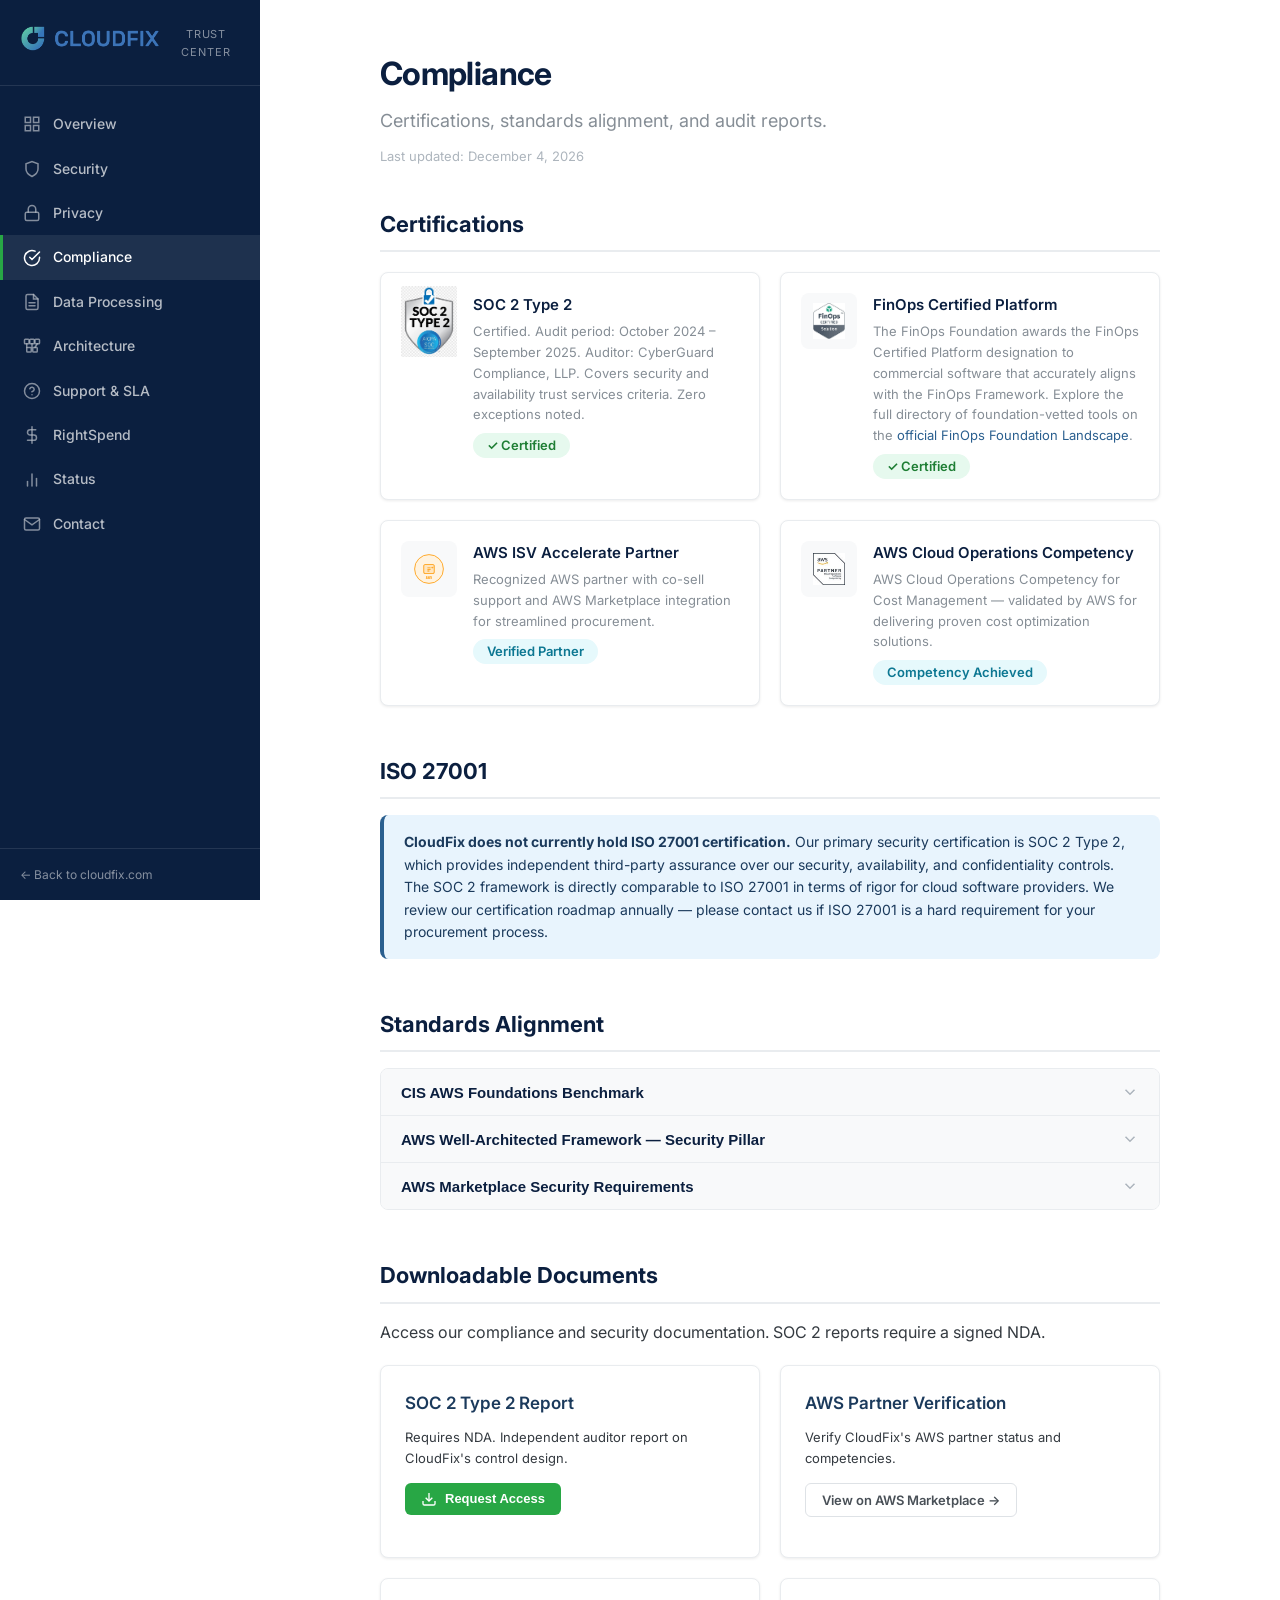
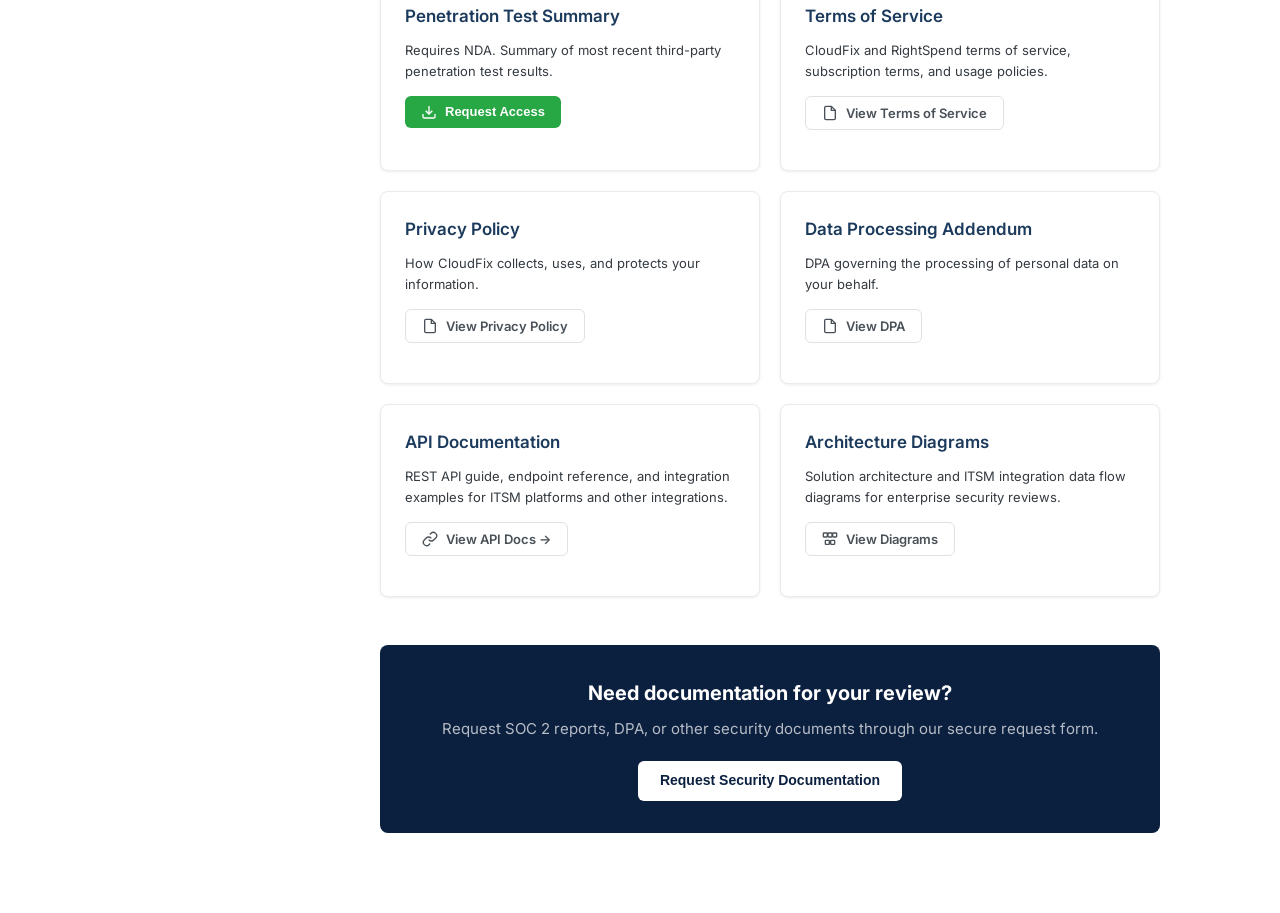
<file: compliance.html>
<!DOCTYPE html>
<html lang="en">
<head>
  <meta charset="UTF-8">
  <meta name="viewport" content="width=device-width, initial-scale=1.0">
  <title>Trust Center — CloudFix</title>
  <meta name="description" content="CloudFix compliance certifications, standards alignment, and downloadable documentation.">
  <link rel="icon" type="image/png" href="assets/cloudfix-logo.png">
  <link rel="preconnect" href="https://fonts.googleapis.com">
  <link rel="preconnect" href="https://fonts.gstatic.com" crossorigin>
  <link href="https://fonts.googleapis.com/css2?family=Inter:wght@400;500;600;700&display=swap" rel="stylesheet">
  <link rel="stylesheet" href="css/style.css">
</head>
<body>

<!-- Mobile Header -->
<div class="mobile-header">
  <div class="brand-row">
    <img src="assets/cloudfix-logo.png" alt="CloudFix" class="logo-img">
    
  </div>
  <button class="hamburger" id="hamburger" aria-label="Open menu">
    <svg viewBox="0 0 24 24" fill="none" stroke="currentColor" stroke-width="2" stroke-linecap="round"><line x1="3" y1="6" x2="21" y2="6"/><line x1="3" y1="12" x2="21" y2="12"/><line x1="3" y1="18" x2="21" y2="18"/></svg>
  </button>
</div>
<div class="sidebar-overlay" id="sidebar-overlay"></div>

<div class="layout">
  <!-- Sidebar -->
  <nav class="sidebar" id="sidebar">
    <div class="sidebar-brand">
      <img src="assets/cloudfix-logo.png" alt="CloudFix" class="logo-img">
      <div class="brand-sub">Trust Center</div>
    </div>
    <div class="sidebar-nav">
      <a href="index.html">
        <svg class="nav-icon" viewBox="0 0 24 24" fill="none" stroke="currentColor" stroke-width="2" stroke-linecap="round"><rect x="3" y="3" width="7" height="7"/><rect x="14" y="3" width="7" height="7"/><rect x="3" y="14" width="7" height="7"/><rect x="14" y="14" width="7" height="7"/></svg>
        Overview
      </a>
      <a href="security.html">
        <svg class="nav-icon" viewBox="0 0 24 24" fill="none" stroke="currentColor" stroke-width="2" stroke-linecap="round"><path d="M12 22s8-4 8-10V5l-8-3-8 3v7c0 6 8 10 8 10z"/></svg>
        Security
      </a>
      <a href="privacy.html">
        <svg class="nav-icon" viewBox="0 0 24 24" fill="none" stroke="currentColor" stroke-width="2" stroke-linecap="round"><rect x="3" y="11" width="18" height="11" rx="2" ry="2"/><path d="M7 11V7a5 5 0 0110 0v4"/></svg>
        Privacy
      </a>
      <a href="compliance.html" class="active">
        <svg class="nav-icon" viewBox="0 0 24 24" fill="none" stroke="currentColor" stroke-width="2" stroke-linecap="round"><path d="M22 11.08V12a10 10 0 11-5.93-9.14"/><polyline points="22 4 12 14.01 9 11.01"/></svg>
        Compliance
      </a>
      <a href="data-processing.html">
        <svg class="nav-icon" viewBox="0 0 24 24" fill="none" stroke="currentColor" stroke-width="2" stroke-linecap="round"><path d="M14 2H6a2 2 0 00-2 2v16a2 2 0 002 2h12a2 2 0 002-2V8z"/><polyline points="14 2 14 8 20 8"/><line x1="16" y1="13" x2="8" y2="13"/><line x1="16" y1="17" x2="8" y2="17"/></svg>
        Data Processing
      </a>
      <a href="architecture.html">
        <svg class="nav-icon" viewBox="0 0 24 24" fill="none" stroke="currentColor" stroke-width="2" stroke-linecap="round"><rect x="2" y="3" width="6" height="6" rx="1"/><rect x="9" y="3" width="6" height="6" rx="1"/><rect x="16" y="3" width="6" height="6" rx="1"/><rect x="5" y="14" width="6" height="6" rx="1"/><rect x="13" y="14" width="6" height="6" rx="1"/><line x1="5" y1="9" x2="5" y2="14"/><line x1="12" y1="9" x2="12" y2="14"/><line x1="19" y1="9" x2="16" y2="14"/></svg>
        Architecture
      </a>
      <a href="support.html">
        <svg class="nav-icon" viewBox="0 0 24 24" fill="none" stroke="currentColor" stroke-width="2" stroke-linecap="round"><circle cx="12" cy="12" r="10"/><path d="M9.09 9a3 3 0 015.83 1c0 2-3 3-3 3"/><line x1="12" y1="17" x2="12.01" y2="17"/></svg>
        Support &amp; SLA
      </a>
            <a href="rightspend.html">
        <svg class="nav-icon" viewBox="0 0 24 24" fill="none" stroke="currentColor" stroke-width="2" stroke-linecap="round"><line x1="12" y1="1" x2="12" y2="23"/><path d="M17 5H9.5a3.5 3.5 0 000 7h5a3.5 3.5 0 010 7H6"/></svg>
        RightSpend
      </a>
    <a href="status.html">
        <svg class="nav-icon" viewBox="0 0 24 24" fill="none" stroke="currentColor" stroke-width="2" stroke-linecap="round"><line x1="18" y1="20" x2="18" y2="10"/><line x1="12" y1="20" x2="12" y2="4"/><line x1="6" y1="20" x2="6" y2="14"/></svg>
        Status
      </a>
      <a href="contact.html">
        <svg class="nav-icon" viewBox="0 0 24 24" fill="none" stroke="currentColor" stroke-width="2" stroke-linecap="round"><path d="M4 4h16c1.1 0 2 .9 2 2v12c0 1.1-.9 2-2 2H4c-1.1 0-2-.9-2-2V6c0-1.1.9-2 2-2z"/><polyline points="22,6 12,13 2,6"/></svg>
        Contact
      </a>
    </div>
    <div class="sidebar-footer">
      <a href="https://cloudfix.com" target="_blank" rel="noopener">← Back to cloudfix.com</a>
    </div>
  </nav>

  <!-- Main Content -->
  <main class="main-content">
    <div class="page-wrapper">

      <div class="page-header">
        <h1>Compliance</h1>
        <p class="subtitle">Certifications, standards alignment, and audit reports.</p>
        <p class="last-updated" data-last-updated></p>
      </div>

      <!-- Certifications -->
      <div class="section">
        <h2>Certifications</h2>
        <div class="card-grid">
          <div class="card cert-card">
            <div class="cert-badge">
              <img src="assets/soc2-certified.jpg" alt="SOC 2 Certified" width="80" height="32">
            </div>
            <div class="cert-info">
              <h4>SOC 2 Type 2</h4>
              <p>Certified. Audit period: October 2024 – September 2025. Auditor: CyberGuard Compliance, LLP. Covers security and availability trust services criteria. Zero exceptions noted.</p>
              <span class="badge badge-green" style="margin-top:8px;">✓ Certified</span>
            </div>
          </div>
          <div class="card cert-card">
            <div class="cert-badge">
              <img src="assets/finops-certified.jpg" alt="FinOps Certified Platform" width="32" height="32">
            </div>
            <div class="cert-info">
              <h4>FinOps Certified Platform</h4>
              <p>The FinOps Foundation awards the FinOps Certified Platform designation to commercial software that accurately aligns with the FinOps Framework. Explore the full directory of foundation-vetted tools on the <a href="https://www.finops.org/framework/landscape/" target="_blank" rel="noopener">official FinOps Foundation Landscape</a>.</p>
              <span class="badge badge-green" style="margin-top:8px;">✓ Certified</span>
            </div>
          </div>
          <div class="card cert-card">
            <div class="cert-badge">
              <img src="assets/aws-partner-badge.svg" alt="AWS Partner" width="32" height="32">
            </div>
            <div class="cert-info">
              <h4>AWS ISV Accelerate Partner</h4>
              <p>Recognized AWS partner with co-sell support and AWS Marketplace integration for streamlined procurement.</p>
              <span class="badge badge-teal" style="margin-top:8px;">Verified Partner</span>
            </div>
          </div>
          <div class="card cert-card">
            <div class="cert-badge">
              <img src="assets/aws-cloudops-competency.jpg" alt="AWS Cloud Operations Competency" width="32" height="32">
            </div>
            <div class="cert-info">
              <h4>AWS Cloud Operations Competency</h4>
              <p>AWS Cloud Operations Competency for Cost Management — validated by AWS for delivering proven cost optimization solutions.</p>
              <span class="badge badge-teal" style="margin-top:8px;">Competency Achieved</span>
            </div>
          </div>
        </div>
      </div>

      <!-- ISO 27001 Statement -->
      <div class="section">
        <h2>ISO 27001</h2>
        <div class="callout callout-info">
          <strong>CloudFix does not currently hold ISO 27001 certification.</strong> Our primary security certification is SOC 2 Type 2, which provides independent third-party assurance over our security, availability, and confidentiality controls. The SOC 2 framework is directly comparable to ISO 27001 in terms of rigor for cloud software providers. We review our certification roadmap annually — please contact us if ISO 27001 is a hard requirement for your procurement process.
        </div>
      </div>

      <!-- Standards Alignment -->
      <div class="section">
        <h2>Standards Alignment</h2>
        <div class="accordion">
          <div class="accordion-item">
            <button class="accordion-header">
              CIS AWS Foundations Benchmark
              <svg class="chevron" viewBox="0 0 24 24" fill="none" stroke="currentColor" stroke-width="2"><polyline points="6 9 12 15 18 9"/></svg>
            </button>
            <div class="accordion-body">
              <div class="accordion-body-inner">
                <p>CloudFix aligns with the CIS AWS Foundations Benchmark where applicable to our infrastructure. This includes:</p>
                <ul>
                  <li>IAM password policies and MFA enforcement</li>
                  <li>Logging configuration (CloudTrail enabled)</li>
                  <li>Encryption at rest and in transit</li>
                  <li>Security group restrictions</li>
                  <li>VPC flow logs</li>
                </ul>
              </div>
            </div>
          </div>
          <div class="accordion-item">
            <button class="accordion-header">
              AWS Well-Architected Framework — Security Pillar
              <svg class="chevron" viewBox="0 0 24 24" fill="none" stroke="currentColor" stroke-width="2"><polyline points="6 9 12 15 18 9"/></svg>
            </button>
            <div class="accordion-body">
              <div class="accordion-body-inner">
                <p>CloudFix follows the AWS Well-Architected Security Pillar principles:</p>
                <ul>
                  <li><strong>Implement a strong identity foundation:</strong> IAM roles with least privilege, no long-lived credentials</li>
                  <li><strong>Enable traceability:</strong> All fix operations are logged and auditable via CloudTrail</li>
                  <li><strong>Apply security at all layers:</strong> VPC isolation, security groups, encryption everywhere</li>
                  <li><strong>Automate security best practices:</strong> CloudFormation-based onboarding, SSM-based change management</li>
                  <li><strong>Protect data in transit and at rest:</strong> TLS 1.2+ and AES-256</li>
                </ul>
              </div>
            </div>
          </div>
          <div class="accordion-item">
            <button class="accordion-header">
              AWS Marketplace Security Requirements
              <svg class="chevron" viewBox="0 0 24 24" fill="none" stroke="currentColor" stroke-width="2"><polyline points="6 9 12 15 18 9"/></svg>
            </button>
            <div class="accordion-body">
              <div class="accordion-body-inner">
                <p>CloudFix is available on AWS Marketplace and has passed AWS's security review process for listed products. This includes:</p>
                <ul>
                  <li>Product security assessment by AWS</li>
                  <li>Secure integration patterns validated</li>
                  <li>Compliance with AWS Marketplace terms</li>
                  <li>Standardized billing through AWS</li>
                </ul>
              </div>
            </div>
          </div>
        </div>
      </div>

      <!-- Downloadable Documents -->
      <div class="section">
        <h2>Downloadable Documents</h2>
        <p>Access our compliance and security documentation. SOC 2 reports require a signed NDA.</p>

        <div class="card-grid" style="margin-top:20px;">
          <div class="card">
            <h3 style="margin-top:0;">SOC 2 Type 2 Report</h3>
            <p class="text-sm text-muted">Requires NDA. Independent auditor report on CloudFix's control design.</p>
            <div class="btn-group" style="margin-top:12px;">
              <button class="btn btn-primary btn-sm" data-open-modal>
                <svg viewBox="0 0 24 24" fill="none" stroke="currentColor" stroke-width="2" width="14" height="14"><path d="M21 15v4a2 2 0 01-2 2H5a2 2 0 01-2-2v-4"/><polyline points="7 10 12 15 17 10"/><line x1="12" y1="15" x2="12" y2="3"/></svg>
                Request Access
              </button>
            </div>
          </div>
          <div class="card">
            <h3 style="margin-top:0;">AWS Partner Verification</h3>
            <p class="text-sm text-muted">Verify CloudFix's AWS partner status and competencies.</p>
            <div class="btn-group" style="margin-top:12px;">
              <a href="https://aws.amazon.com/marketplace/seller-profile?id=cfb3af5c-5adc-4e95-83af-9d08c7992825" target="_blank" rel="noopener" class="btn btn-outline btn-sm">
                View on AWS Marketplace →
              </a>
            </div>
          </div>
          <div class="card">
            <h3 style="margin-top:0;">Penetration Test Summary</h3>
            <p class="text-sm text-muted">Requires NDA. Summary of most recent third-party penetration test results.</p>
            <div class="btn-group" style="margin-top:12px;">
              <button class="btn btn-primary btn-sm" data-open-modal>
                <svg viewBox="0 0 24 24" fill="none" stroke="currentColor" stroke-width="2" width="14" height="14"><path d="M21 15v4a2 2 0 01-2 2H5a2 2 0 01-2-2v-4"/><polyline points="7 10 12 15 17 10"/><line x1="12" y1="15" x2="12" y2="3"/></svg>
                Request Access
              </button>
            </div>
          </div>
          <div class="card">
            <h3 style="margin-top:0;">Terms of Service</h3>
            <p class="text-sm text-muted">CloudFix and RightSpend terms of service, subscription terms, and usage policies.</p>
            <div class="btn-group" style="margin-top:12px;">
              <a href="documents/terms-of-service.html" target="_blank" class="btn btn-outline btn-sm">
                <svg viewBox="0 0 24 24" fill="none" stroke="currentColor" stroke-width="2" width="14" height="14"><path d="M14 2H6a2 2 0 00-2 2v16a2 2 0 002 2h12a2 2 0 002-2V8z"/><polyline points="14 2 14 8 20 8"/></svg>
                View Terms of Service
              </a>
            </div>
          </div>
          <div class="card">
            <h3 style="margin-top:0;">Privacy Policy</h3>
            <p class="text-sm text-muted">How CloudFix collects, uses, and protects your information.</p>
            <div class="btn-group" style="margin-top:12px;">
              <a href="documents/privacy-policy.html" target="_blank" class="btn btn-outline btn-sm">
                <svg viewBox="0 0 24 24" fill="none" stroke="currentColor" stroke-width="2" width="14" height="14"><path d="M14 2H6a2 2 0 00-2 2v16a2 2 0 002 2h12a2 2 0 002-2V8z"/><polyline points="14 2 14 8 20 8"/></svg>
                View Privacy Policy
              </a>
            </div>
          </div>
          <div class="card">
            <h3 style="margin-top:0;">Data Processing Addendum</h3>
            <p class="text-sm text-muted">DPA governing the processing of personal data on your behalf.</p>
            <div class="btn-group" style="margin-top:12px;">
              <a href="documents/dpa.html" target="_blank" class="btn btn-outline btn-sm">
                <svg viewBox="0 0 24 24" fill="none" stroke="currentColor" stroke-width="2" width="14" height="14"><path d="M14 2H6a2 2 0 00-2 2v16a2 2 0 002 2h12a2 2 0 002-2V8z"/><polyline points="14 2 14 8 20 8"/></svg>
                View DPA
              </a>
            </div>
          </div>
          <div class="card">
            <h3 style="margin-top:0;">API Documentation</h3>
            <p class="text-sm text-muted">REST API guide, endpoint reference, and integration examples for ITSM platforms and other integrations.</p>
            <div class="btn-group" style="margin-top:12px;">
              <a href="https://support.cloudfix.com/category/8510-cloudfix-api-guide" target="_blank" rel="noopener" class="btn btn-outline btn-sm">
                <svg viewBox="0 0 24 24" fill="none" stroke="currentColor" stroke-width="2" width="14" height="14"><path d="M10 13a5 5 0 007.54.54l3-3a5 5 0 00-7.07-7.07l-1.72 1.71"/><path d="M14 11a5 5 0 00-7.54-.54l-3 3a5 5 0 007.07 7.07l1.71-1.71"/></svg>
                View API Docs →
              </a>
            </div>
          </div>
          <div class="card">
            <h3 style="margin-top:0;">Architecture Diagrams</h3>
            <p class="text-sm text-muted">Solution architecture and ITSM integration data flow diagrams for enterprise security reviews.</p>
            <div class="btn-group" style="margin-top:12px;">
              <a href="architecture.html" class="btn btn-outline btn-sm">
                <svg viewBox="0 0 24 24" fill="none" stroke="currentColor" stroke-width="2" width="14" height="14"><rect x="2" y="3" width="6" height="6" rx="1"/><rect x="9" y="3" width="6" height="6" rx="1"/><rect x="16" y="3" width="6" height="6" rx="1"/><rect x="5" y="14" width="6" height="6" rx="1"/><rect x="13" y="14" width="6" height="6" rx="1"/></svg>
                View Diagrams
              </a>
            </div>
          </div>
        </div>
      </div>

      <!-- CTA -->
      <div class="cta-banner">
        <h3>Need documentation for your review?</h3>
        <p>Request SOC 2 reports, DPA, or other security documents through our secure request form.</p>
        <button class="btn" data-open-modal>Request Security Documentation</button>
      </div>

    </div>
  </main>
</div>

<!-- Request Access Modal -->
<div class="modal-overlay" id="request-modal">
  <div class="modal">
    <div class="modal-header">
      <h3>Request Security Documentation</h3>
      <button class="modal-close" id="modal-close">&times;</button>
    </div>
    <div class="modal-body">
      <form id="request-access-form">
        <div class="form-group">
          <label for="req-name">Full Name *</label>
          <input type="text" id="req-name" name="name" required>
        </div>
        <div class="form-group">
          <label for="req-company">Company *</label>
          <input type="text" id="req-company" name="company" required>
        </div>
        <div class="form-group">
          <label for="req-email">Work Email *</label>
          <input type="email" id="req-email" name="email" required>
        </div>
        <div class="form-group">
          <label for="req-need">What do you need?</label>
          <select id="req-need" name="document_type">
            <option value="">Select...</option>
            <option value="soc2-type2">SOC 2 Type 2 Report</option>
            <option value="dpa">Data Processing Addendum (DPA)</option>
            <option value="tos">Terms of Service</option>
            <option value="privacy">Privacy Policy</option>
            <option value="rightspend">RightSpend Information</option>
            <option value="penetration-test">Penetration Test Summary</option>
            <option value="architecture-diagram">Architecture Diagram</option>
            <option value="other">Other</option>
          </select>
        </div>
        <div class="form-group">
          <label for="req-message">Additional details</label>
          <textarea id="req-message" name="message" rows="3"></textarea>
        </div>
                <div class="form-group" style="display:none;opacity:0;height:0;overflow:hidden;" aria-hidden="true">
          <label for="req-website">Website</label>
          <input type="text" id="req-website" name="website" tabindex="-1" autocomplete="off">
        </div>
        <button type="submit" class="btn btn-primary" style="width:100%;justify-content:center;" id="req-submit-btn">Submit Request</button>
          <p id="req-form-status" style="margin-top:8px;text-align:center;display:none;"></p>
      </form>
    
          <script>
          (function(){
            var form = document.getElementById("request-access-form");
            if(!form) return;
            form.addEventListener("submit", function(e){
              e.preventDefault();
              var btn = document.getElementById("req-submit-btn");
              var st = document.getElementById("req-form-status");
              btn.disabled = true; btn.textContent = "Submitting...";
              var hp = document.getElementById("req-website"); if(hp && hp.value){btn.disabled=false;btn.textContent="Submit Request";return;}
              fetch("https://automate.billgleeson.com/webhook/trust-center-contact", {
                method: "POST",
                headers: {"Content-Type": "application/json"},
                body: JSON.stringify({
                  _t: Math.floor(Date.now()/1000),
                  name: document.getElementById("req-name").value,
                  email: document.getElementById("req-email").value,
                  company: document.getElementById("req-company").value,
                  subject: "Doc Request: " + (document.getElementById("req-need").value || "General"),
                  message: document.getElementById("req-message").value || "(No additional details)"
                })
              }).then(function(r){
                if(r.ok){
                  st.style.display="block"; st.style.color="#059669";
                  st.textContent="✓ Request submitted. We will respond within 2 business days.";
                  form.reset();
                } else { throw new Error("err"); }
              }).catch(function(){
                st.style.display="block"; st.style.color="#dc2626";
                st.textContent="Failed to submit. Please try the contact page.";
              });
              btn.disabled = false; btn.textContent = "Submit Request";
            });
          })();
          </script>
  </div>
  </div>
</div>
</div>
</main>

<script src="js/main.js"></script>
</body>
</html>
</file>
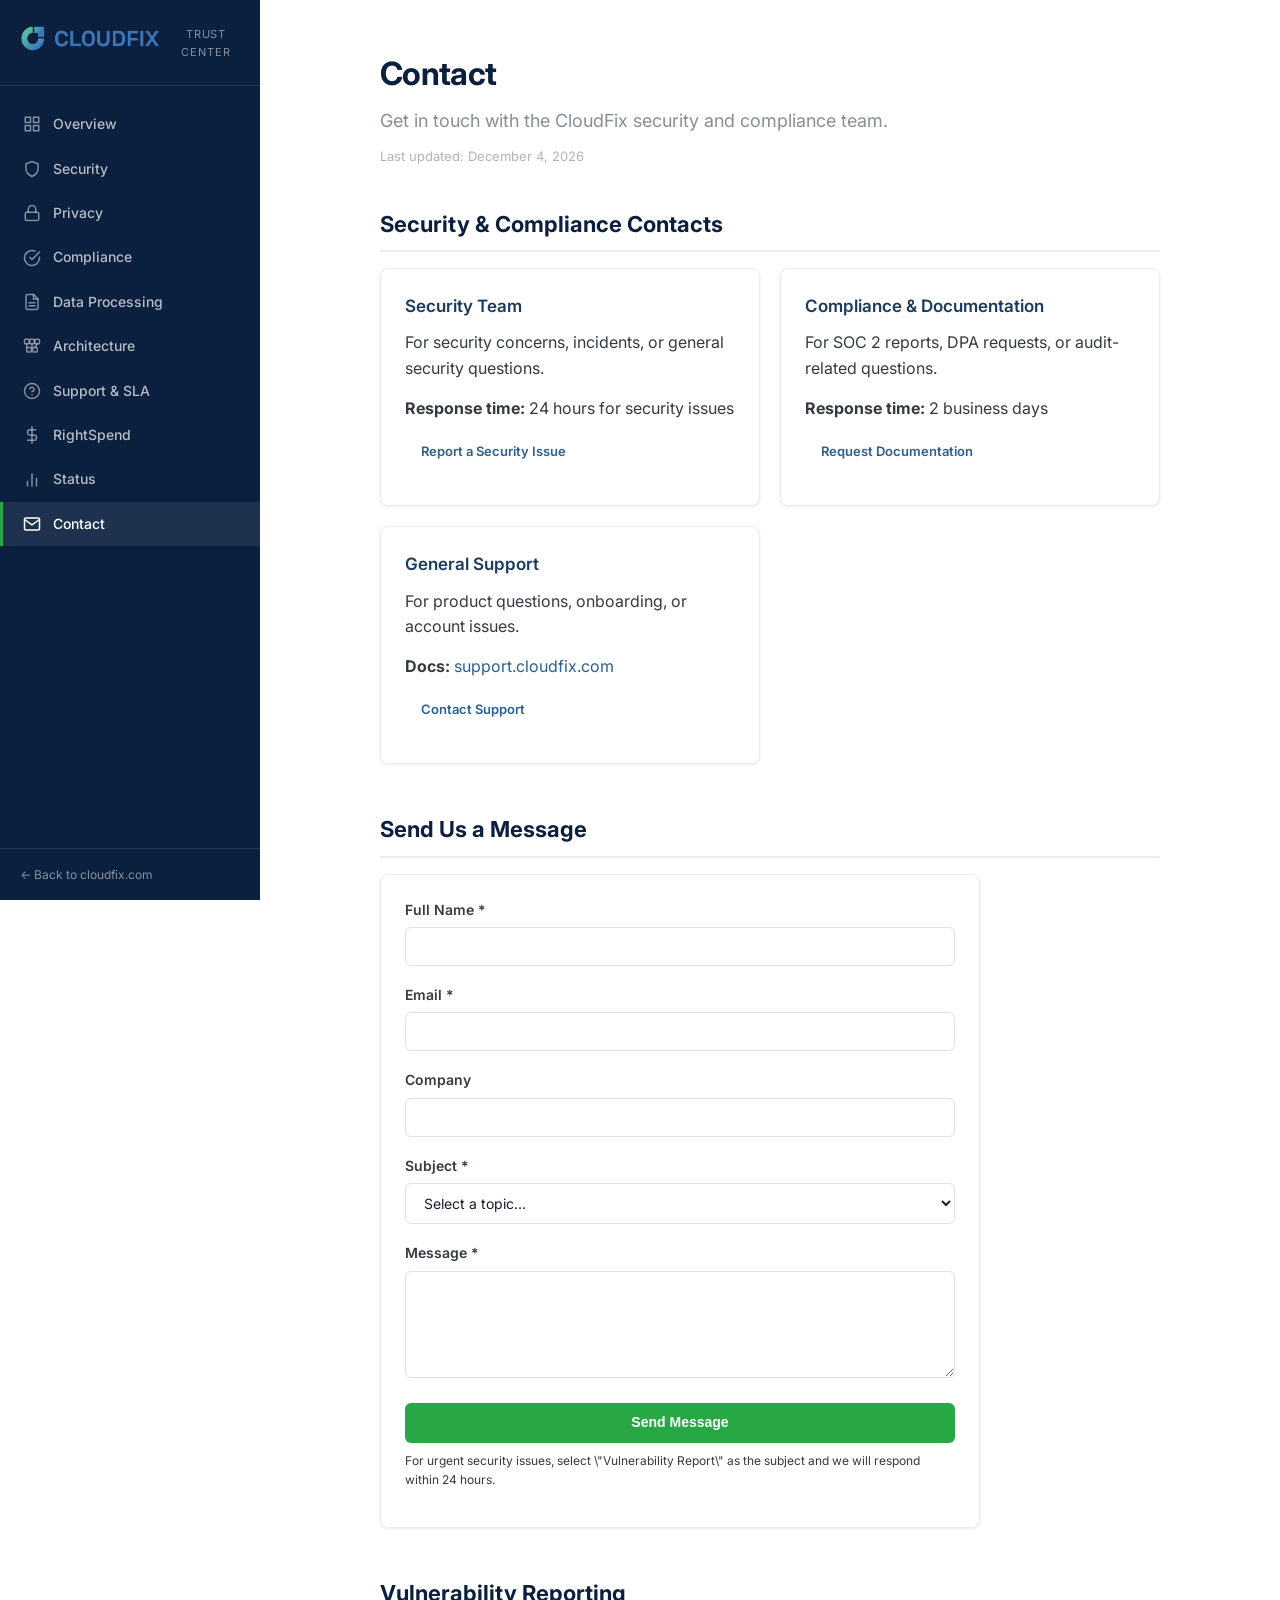
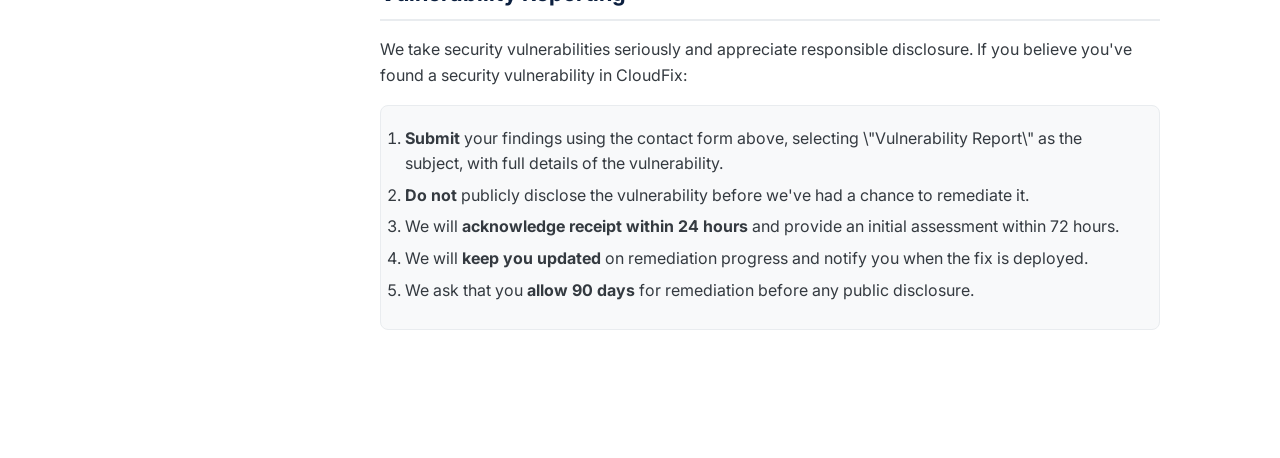
<file: contact.html>
<!DOCTYPE html>
<html lang="en">
<head>
  <meta charset="UTF-8">
  <meta name="viewport" content="width=device-width, initial-scale=1.0">
  <title>Trust Center — CloudFix</title>
  <meta name="description" content="Contact the CloudFix security team, report vulnerabilities, or request documentation.">
  <link rel="icon" type="image/png" href="assets/cloudfix-logo.png">
  <link rel="preconnect" href="https://fonts.googleapis.com">
  <link rel="preconnect" href="https://fonts.gstatic.com" crossorigin>
  <link href="https://fonts.googleapis.com/css2?family=Inter:wght@400;500;600;700&display=swap" rel="stylesheet">
  <link rel="stylesheet" href="css/style.css">
</head>
<body>

<!-- Mobile Header -->
<div class="mobile-header">
  <div class="brand-row">
    <img src="assets/cloudfix-logo.png" alt="CloudFix" class="logo-img">
    
  </div>
  <button class="hamburger" id="hamburger" aria-label="Open menu">
    <svg viewBox="0 0 24 24" fill="none" stroke="currentColor" stroke-width="2" stroke-linecap="round"><line x1="3" y1="6" x2="21" y2="6"/><line x1="3" y1="12" x2="21" y2="12"/><line x1="3" y1="18" x2="21" y2="18"/></svg>
  </button>
</div>
<div class="sidebar-overlay" id="sidebar-overlay"></div>

<div class="layout">
  <!-- Sidebar -->
  <nav class="sidebar" id="sidebar">
    <div class="sidebar-brand">
      <img src="assets/cloudfix-logo.png" alt="CloudFix" class="logo-img">
      <div class="brand-sub">Trust Center</div>
    </div>
    <div class="sidebar-nav">
      <a href="index.html">
        <svg class="nav-icon" viewBox="0 0 24 24" fill="none" stroke="currentColor" stroke-width="2" stroke-linecap="round"><rect x="3" y="3" width="7" height="7"/><rect x="14" y="3" width="7" height="7"/><rect x="3" y="14" width="7" height="7"/><rect x="14" y="14" width="7" height="7"/></svg>
        Overview
      </a>
      <a href="security.html">
        <svg class="nav-icon" viewBox="0 0 24 24" fill="none" stroke="currentColor" stroke-width="2" stroke-linecap="round"><path d="M12 22s8-4 8-10V5l-8-3-8 3v7c0 6 8 10 8 10z"/></svg>
        Security
      </a>
      <a href="privacy.html">
        <svg class="nav-icon" viewBox="0 0 24 24" fill="none" stroke="currentColor" stroke-width="2" stroke-linecap="round"><rect x="3" y="11" width="18" height="11" rx="2" ry="2"/><path d="M7 11V7a5 5 0 0110 0v4"/></svg>
        Privacy
      </a>
      <a href="compliance.html">
        <svg class="nav-icon" viewBox="0 0 24 24" fill="none" stroke="currentColor" stroke-width="2" stroke-linecap="round"><path d="M22 11.08V12a10 10 0 11-5.93-9.14"/><polyline points="22 4 12 14.01 9 11.01"/></svg>
        Compliance
      </a>
      <a href="data-processing.html">
        <svg class="nav-icon" viewBox="0 0 24 24" fill="none" stroke="currentColor" stroke-width="2" stroke-linecap="round"><path d="M14 2H6a2 2 0 00-2 2v16a2 2 0 002 2h12a2 2 0 002-2V8z"/><polyline points="14 2 14 8 20 8"/><line x1="16" y1="13" x2="8" y2="13"/><line x1="16" y1="17" x2="8" y2="17"/></svg>
        Data Processing
      </a>
      <a href="architecture.html">
        <svg class="nav-icon" viewBox="0 0 24 24" fill="none" stroke="currentColor" stroke-width="2" stroke-linecap="round"><rect x="2" y="3" width="6" height="6" rx="1"/><rect x="9" y="3" width="6" height="6" rx="1"/><rect x="16" y="3" width="6" height="6" rx="1"/><rect x="5" y="14" width="6" height="6" rx="1"/><rect x="13" y="14" width="6" height="6" rx="1"/><line x1="5" y1="9" x2="5" y2="14"/><line x1="12" y1="9" x2="12" y2="14"/><line x1="19" y1="9" x2="16" y2="14"/></svg>
        Architecture
      </a>
      <a href="support.html">
        <svg class="nav-icon" viewBox="0 0 24 24" fill="none" stroke="currentColor" stroke-width="2" stroke-linecap="round"><circle cx="12" cy="12" r="10"/><path d="M9.09 9a3 3 0 015.83 1c0 2-3 3-3 3"/><line x1="12" y1="17" x2="12.01" y2="17"/></svg>
        Support &amp; SLA
      </a>
            <a href="rightspend.html">
        <svg class="nav-icon" viewBox="0 0 24 24" fill="none" stroke="currentColor" stroke-width="2" stroke-linecap="round"><line x1="12" y1="1" x2="12" y2="23"/><path d="M17 5H9.5a3.5 3.5 0 000 7h5a3.5 3.5 0 010 7H6"/></svg>
        RightSpend
      </a>
    <a href="status.html">
        <svg class="nav-icon" viewBox="0 0 24 24" fill="none" stroke="currentColor" stroke-width="2" stroke-linecap="round"><line x1="18" y1="20" x2="18" y2="10"/><line x1="12" y1="20" x2="12" y2="4"/><line x1="6" y1="20" x2="6" y2="14"/></svg>
        Status
      </a>
      <a href="contact.html" class="active">
        <svg class="nav-icon" viewBox="0 0 24 24" fill="none" stroke="currentColor" stroke-width="2" stroke-linecap="round"><path d="M4 4h16c1.1 0 2 .9 2 2v12c0 1.1-.9 2-2 2H4c-1.1 0-2-.9-2-2V6c0-1.1.9-2 2-2z"/><polyline points="22,6 12,13 2,6"/></svg>
        Contact
      </a>
    </div>
    <div class="sidebar-footer">
      <a href="https://cloudfix.com" target="_blank" rel="noopener">← Back to cloudfix.com</a>
    </div>
  </nav>

  <!-- Main Content -->
  <main class="main-content">
    <div class="page-wrapper">

      <div class="page-header">
        <h1>Contact</h1>
        <p class="subtitle">Get in touch with the CloudFix security and compliance team.</p>
        <p class="last-updated" data-last-updated></p>
      </div>

      <!-- Contact Cards -->
      <div class="section">
        <h2>Security &amp; Compliance Contacts</h2>
        <div class="card-grid" style="margin-top:16px;">
          <div class="card">
            <h3 style="margin-top:0;">Security Team</h3>
            <p>For security concerns, incidents, or general security questions.</p>
            <p><strong>Response time:</strong> 24 hours for security issues</p>
            <p><a href="#contact-form" class="btn btn-sm">Report a Security Issue</a></p>
          </div>
          <div class="card">
            <h3 style="margin-top:0;">Compliance &amp; Documentation</h3>
            <p>For SOC 2 reports, DPA requests, or audit-related questions.</p>
            <p><strong>Response time:</strong> 2 business days</p>
            <p><a href="#contact-form" class="btn btn-sm">Request Documentation</a></p>
          </div>
          <div class="card">
            <h3 style="margin-top:0;">General Support</h3>
            <p>For product questions, onboarding, or account issues.</p>
            <p><strong>Docs:</strong> <a href="https://support.cloudfix.com" target="_blank" rel="noopener">support.cloudfix.com</a></p>
            <p><a href="#contact-form" class="btn btn-sm">Contact Support</a></p>
          </div>
        </div>
      </div>

      <!-- Contact Form -->
      <div class="section">
        <h2>Send Us a Message</h2>
        <div class="card" style="max-width:600px;">
          <form id="contact-form">
            <div class="form-group">
              <label for="contact-name">Full Name *</label>
              <input type="text" id="contact-name" name="name" required>
            </div>
            <div class="form-group">
              <label for="contact-email">Email *</label>
              <input type="email" id="contact-email" name="email" required>
            </div>
            <div class="form-group">
              <label for="contact-company">Company</label>
              <input type="text" id="contact-company" name="company">
            </div>
            <div class="form-group">
              <label for="contact-subject">Subject *</label>
              <select id="contact-subject" name="subject" required>
                <option value="">Select a topic...</option>
                <option value="Security Question">Security Question</option>
                <option value="Vulnerability Report">Vulnerability Report</option>
                <option value="Document Request">Document Request (SOC 2, DPA)</option>
                <option value="Compliance Question">Compliance Question</option>
                <option value="Partnership Inquiry">Partnership Inquiry</option>
                <option value="RightSpend Inquiry">RightSpend Inquiry</option>
                <option value="Other">Other</option>
              </select>
            </div>
            <div class="form-group">
              <label for="contact-message">Message *</label>
              <textarea id="contact-message" name="message" rows="5" required></textarea>
            </div>
                        <div class="form-group" style="display:none;opacity:0;height:0;overflow:hidden;" aria-hidden="true">
              <label for="contact-website">Website</label>
              <input type="text" id="contact-website" name="website" tabindex="-1" autocomplete="off">
            </div>
            <button type="submit" class="btn btn-primary" style="width:100%;justify-content:center;" id="submit-btn">Send Message</button>
            <p id="form-status" style="margin-top:8px;text-align:center;display:none;"></p>
            <p class="form-inline-note" style="margin-top:8px;">For urgent security issues, select \"Vulnerability Report\" as the subject and we will respond within 24 hours.</p>
          </form>
          <script>
          document.getElementById('contact-form').addEventListener('submit', async function(e) {
            e.preventDefault();
            const btn = document.getElementById('submit-btn');
            const status = document.getElementById('form-status');
            btn.disabled = true;
            btn.textContent = 'Sending...';
            try {
              var honeypot = document.getElementById('contact-website');
              if (honeypot && honeypot.value) { btn.disabled = false; btn.textContent = 'Send Message'; return; }
              const resp = await fetch('https://automate.billgleeson.com/webhook/trust-center-contact', {
                method: 'POST',
                headers: {'Content-Type': 'application/json'},
                body: JSON.stringify({
                  _t: Math.floor(Date.now()/1000),
                  name: document.getElementById('contact-name').value,
                  email: document.getElementById('contact-email').value,
                  company: document.getElementById('contact-company').value,
                  subject: document.getElementById('contact-subject').value,
                  message: document.getElementById('contact-message').value
                })
              });
              if (resp.ok) {
                status.style.display = 'block';
                status.style.color = '#059669';
                status.textContent = '✓ Message sent successfully. We will respond within 24 hours.';
                this.reset();
              } else {
                throw new Error('Server error');
              }
            } catch(err) {
              status.style.display = 'block';
              status.style.color = '#dc2626';
              status.textContent = 'Failed to send. Please email us directly at support@cloudfix.com.';
            }
            btn.disabled = false;
            btn.textContent = 'Send Message';
          });
          </script>
        </div>
      </div>

      <!-- Vulnerability Reporting -->
      <div class="section">
        <h2>Vulnerability Reporting</h2>
        <p>We take security vulnerabilities seriously and appreciate responsible disclosure. If you believe you've found a security vulnerability in CloudFix:</p>

        <div class="highlight-box" style="margin-top:16px;">
          <ol style="margin:0;">
            <li><strong>Submit</strong> your findings using the contact form above, selecting \"Vulnerability Report\" as the subject, with full details of the vulnerability.</li>
            <li><strong>Do not</strong> publicly disclose the vulnerability before we've had a chance to remediate it.</li>
            <li>We will <strong>acknowledge receipt within 24 hours</strong> and provide an initial assessment within 72 hours.</li>
            <li>We will <strong>keep you updated</strong> on remediation progress and notify you when the fix is deployed.</li>
            <li>We ask that you <strong>allow 90 days</strong> for remediation before any public disclosure.</li>
          </ol>
        </div>


      </div>

    </div>
  </main>
</div>
</div>
</main>

<script src="js/main.js"></script>
</body>
</html>
</file>
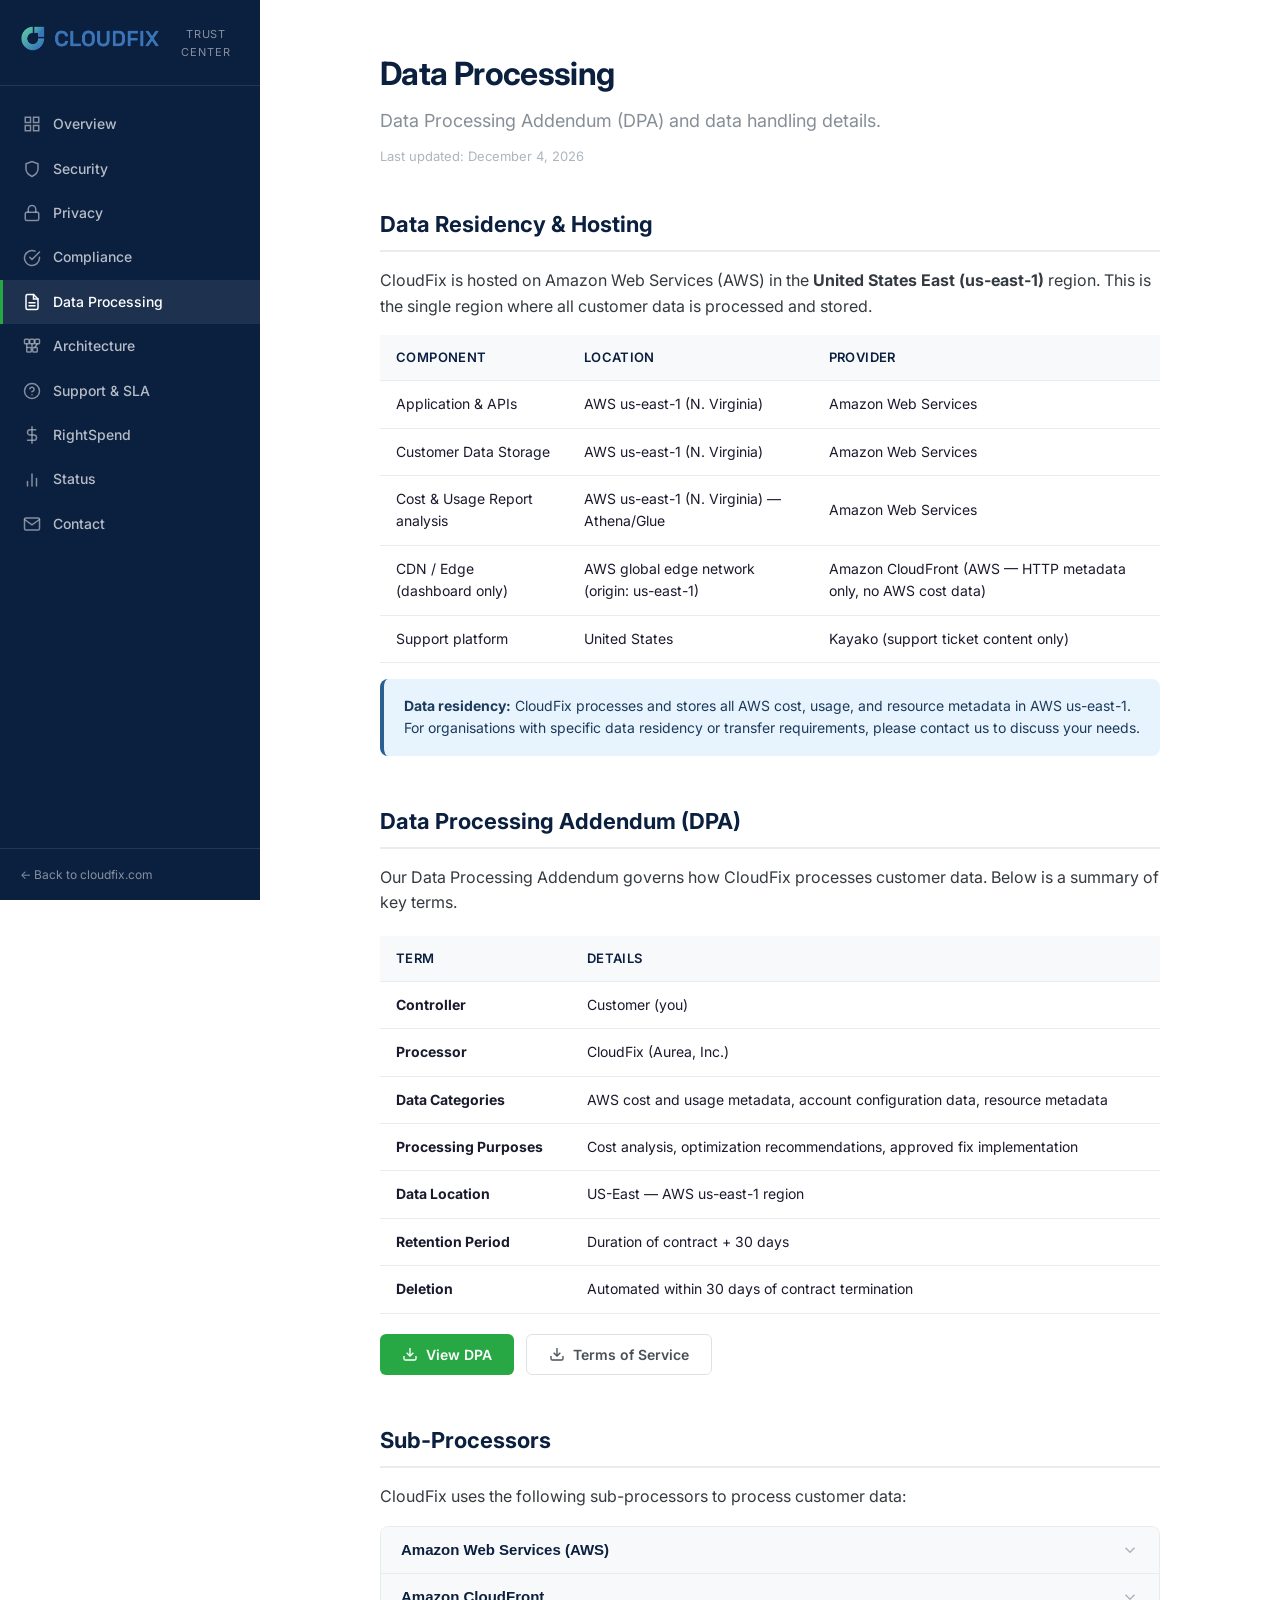
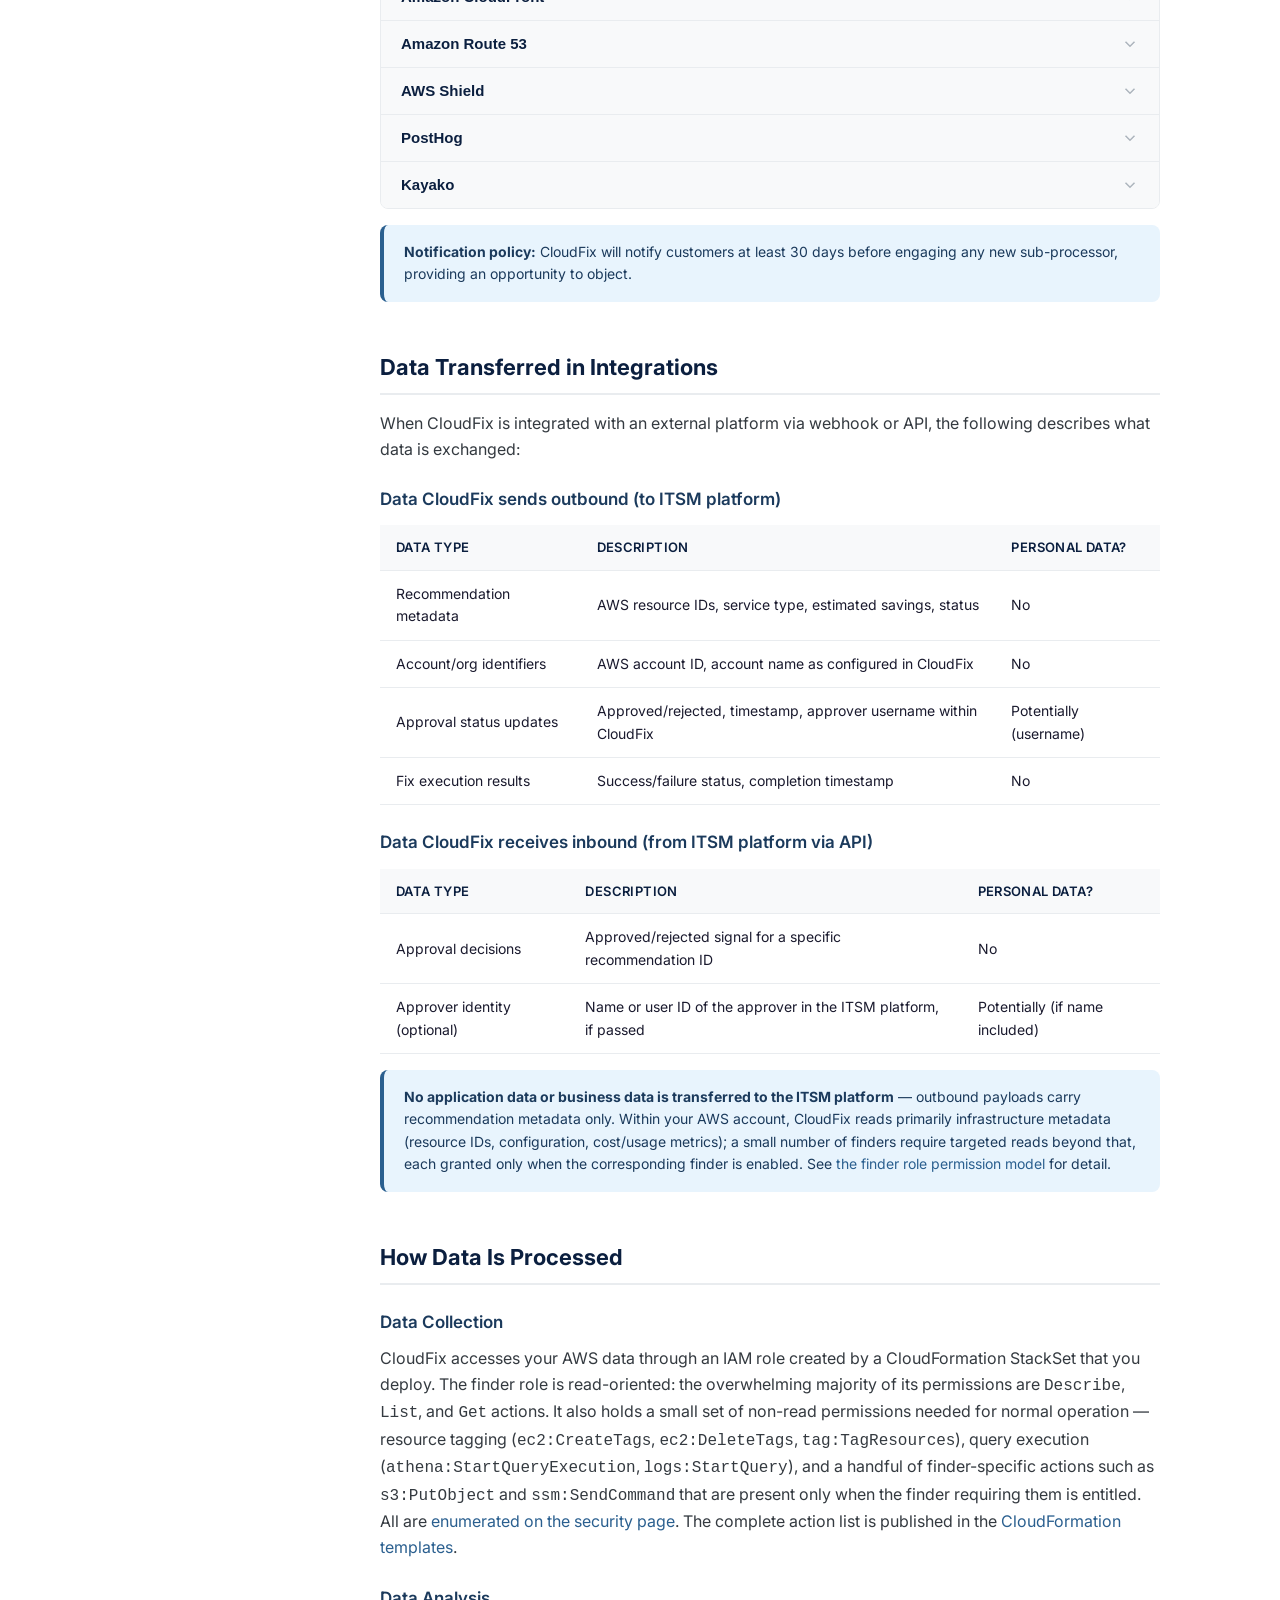
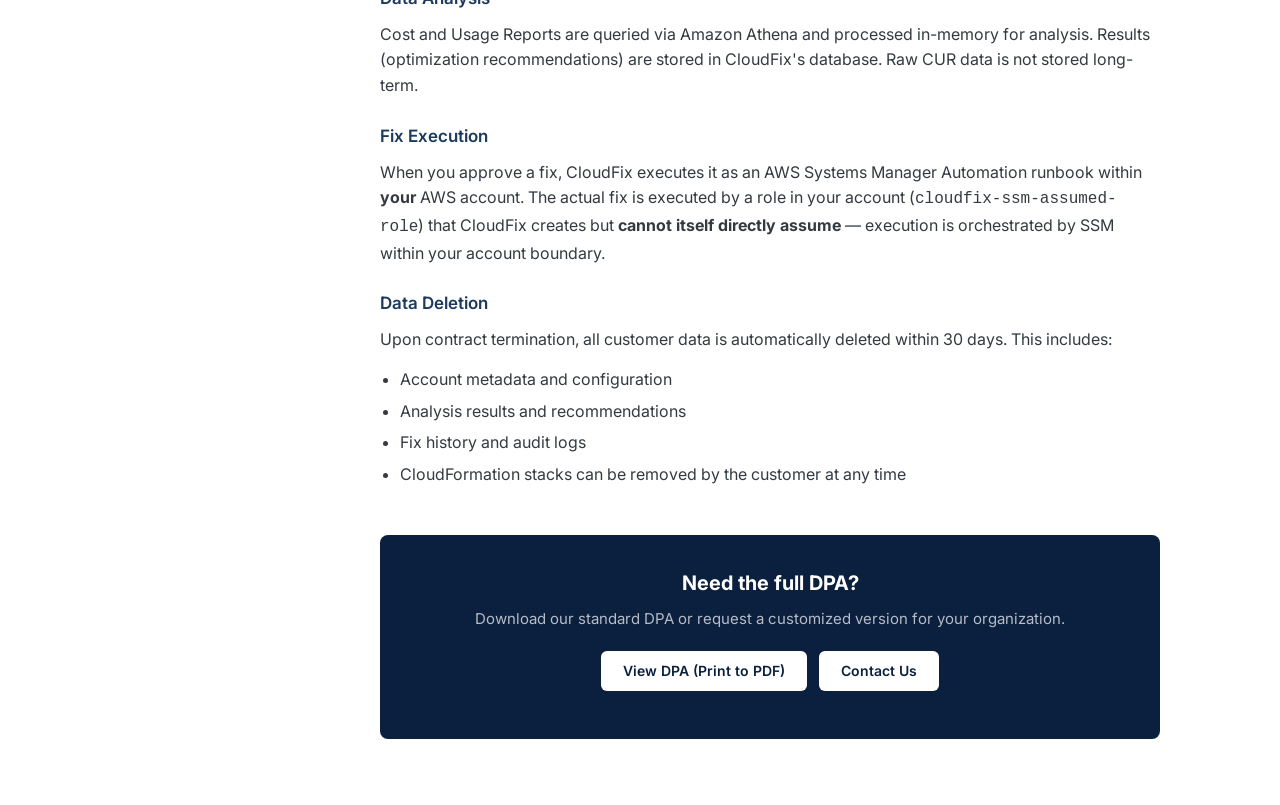
<file: data-processing.html>
<!DOCTYPE html>
<html lang="en">
<head>
  <meta charset="UTF-8">
  <meta name="viewport" content="width=device-width, initial-scale=1.0">
  <title>Trust Center — CloudFix</title>
  <meta name="description" content="CloudFix Data Processing Addendum (DPA), sub-processor list, and data handling practices.">
  <link rel="icon" type="image/png" href="assets/cloudfix-logo.png">
  <link rel="preconnect" href="https://fonts.googleapis.com">
  <link rel="preconnect" href="https://fonts.gstatic.com" crossorigin>
  <link href="https://fonts.googleapis.com/css2?family=Inter:wght@400;500;600;700&display=swap" rel="stylesheet">
  <link rel="stylesheet" href="css/style.css">
</head>
<body>

<!-- Mobile Header -->
<div class="mobile-header">
  <div class="brand-row">
    <img src="assets/cloudfix-logo.png" alt="CloudFix" class="logo-img">
    
  </div>
  <button class="hamburger" id="hamburger" aria-label="Open menu">
    <svg viewBox="0 0 24 24" fill="none" stroke="currentColor" stroke-width="2" stroke-linecap="round"><line x1="3" y1="6" x2="21" y2="6"/><line x1="3" y1="12" x2="21" y2="12"/><line x1="3" y1="18" x2="21" y2="18"/></svg>
  </button>
</div>
<div class="sidebar-overlay" id="sidebar-overlay"></div>

<div class="layout">
  <!-- Sidebar -->
  <nav class="sidebar" id="sidebar">
    <div class="sidebar-brand">
      <img src="assets/cloudfix-logo.png" alt="CloudFix" class="logo-img">
      <div class="brand-sub">Trust Center</div>
    </div>
    <div class="sidebar-nav">
      <a href="index.html">
        <svg class="nav-icon" viewBox="0 0 24 24" fill="none" stroke="currentColor" stroke-width="2" stroke-linecap="round"><rect x="3" y="3" width="7" height="7"/><rect x="14" y="3" width="7" height="7"/><rect x="3" y="14" width="7" height="7"/><rect x="14" y="14" width="7" height="7"/></svg>
        Overview
      </a>
      <a href="security.html">
        <svg class="nav-icon" viewBox="0 0 24 24" fill="none" stroke="currentColor" stroke-width="2" stroke-linecap="round"><path d="M12 22s8-4 8-10V5l-8-3-8 3v7c0 6 8 10 8 10z"/></svg>
        Security
      </a>
      <a href="privacy.html">
        <svg class="nav-icon" viewBox="0 0 24 24" fill="none" stroke="currentColor" stroke-width="2" stroke-linecap="round"><rect x="3" y="11" width="18" height="11" rx="2" ry="2"/><path d="M7 11V7a5 5 0 0110 0v4"/></svg>
        Privacy
      </a>
      <a href="compliance.html">
        <svg class="nav-icon" viewBox="0 0 24 24" fill="none" stroke="currentColor" stroke-width="2" stroke-linecap="round"><path d="M22 11.08V12a10 10 0 11-5.93-9.14"/><polyline points="22 4 12 14.01 9 11.01"/></svg>
        Compliance
      </a>
      <a href="data-processing.html" class="active">
        <svg class="nav-icon" viewBox="0 0 24 24" fill="none" stroke="currentColor" stroke-width="2" stroke-linecap="round"><path d="M14 2H6a2 2 0 00-2 2v16a2 2 0 002 2h12a2 2 0 002-2V8z"/><polyline points="14 2 14 8 20 8"/><line x1="16" y1="13" x2="8" y2="13"/><line x1="16" y1="17" x2="8" y2="17"/></svg>
        Data Processing
      </a>
      <a href="architecture.html">
        <svg class="nav-icon" viewBox="0 0 24 24" fill="none" stroke="currentColor" stroke-width="2" stroke-linecap="round"><rect x="2" y="3" width="6" height="6" rx="1"/><rect x="9" y="3" width="6" height="6" rx="1"/><rect x="16" y="3" width="6" height="6" rx="1"/><rect x="5" y="14" width="6" height="6" rx="1"/><rect x="13" y="14" width="6" height="6" rx="1"/><line x1="5" y1="9" x2="5" y2="14"/><line x1="12" y1="9" x2="12" y2="14"/><line x1="19" y1="9" x2="16" y2="14"/></svg>
        Architecture
      </a>
      <a href="support.html">
        <svg class="nav-icon" viewBox="0 0 24 24" fill="none" stroke="currentColor" stroke-width="2" stroke-linecap="round"><circle cx="12" cy="12" r="10"/><path d="M9.09 9a3 3 0 015.83 1c0 2-3 3-3 3"/><line x1="12" y1="17" x2="12.01" y2="17"/></svg>
        Support &amp; SLA
      </a>
            <a href="rightspend.html">
        <svg class="nav-icon" viewBox="0 0 24 24" fill="none" stroke="currentColor" stroke-width="2" stroke-linecap="round"><line x1="12" y1="1" x2="12" y2="23"/><path d="M17 5H9.5a3.5 3.5 0 000 7h5a3.5 3.5 0 010 7H6"/></svg>
        RightSpend
      </a>
    <a href="status.html">
        <svg class="nav-icon" viewBox="0 0 24 24" fill="none" stroke="currentColor" stroke-width="2" stroke-linecap="round"><line x1="18" y1="20" x2="18" y2="10"/><line x1="12" y1="20" x2="12" y2="4"/><line x1="6" y1="20" x2="6" y2="14"/></svg>
        Status
      </a>
      <a href="contact.html">
        <svg class="nav-icon" viewBox="0 0 24 24" fill="none" stroke="currentColor" stroke-width="2" stroke-linecap="round"><path d="M4 4h16c1.1 0 2 .9 2 2v12c0 1.1-.9 2-2 2H4c-1.1 0-2-.9-2-2V6c0-1.1.9-2 2-2z"/><polyline points="22,6 12,13 2,6"/></svg>
        Contact
      </a>
    </div>
    <div class="sidebar-footer">
      <a href="https://cloudfix.com" target="_blank" rel="noopener">← Back to cloudfix.com</a>
    </div>
  </nav>

  <!-- Main Content -->
  <main class="main-content">
    <div class="page-wrapper">

      <div class="page-header">
        <h1>Data Processing</h1>
        <p class="subtitle">Data Processing Addendum (DPA) and data handling details.</p>
        <p class="last-updated" data-last-updated></p>
      </div>

      <!-- Data Residency -->
      <div class="section" id="data-residency">
        <h2>Data Residency &amp; Hosting</h2>
        <p>CloudFix is hosted on Amazon Web Services (AWS) in the <strong>United States East (us-east-1)</strong> region. This is the single region where all customer data is processed and stored.</p>

        <div class="table-responsive" style="margin-top:16px;">
          <table>
            <thead>
              <tr><th>Component</th><th>Location</th><th>Provider</th></tr>
            </thead>
            <tbody>
              <tr>
                <td>Application &amp; APIs</td>
                <td>AWS us-east-1 (N. Virginia)</td>
                <td>Amazon Web Services</td>
              </tr>
              <tr>
                <td>Customer Data Storage</td>
                <td>AWS us-east-1 (N. Virginia)</td>
                <td>Amazon Web Services</td>
              </tr>
              <tr>
                <td>Cost &amp; Usage Report analysis</td>
                <td>AWS us-east-1 (N. Virginia) — Athena/Glue</td>
                <td>Amazon Web Services</td>
              </tr>
              <tr>
                <td>CDN / Edge (dashboard only)</td>
                <td>AWS global edge network (origin: us-east-1)</td>
                <td>Amazon CloudFront (AWS — HTTP metadata only, no AWS cost data)</td>
              </tr>
              <tr>
                <td>Support platform</td>
                <td>United States</td>
                <td>Kayako (support ticket content only)</td>
              </tr>
            </tbody>
          </table>
        </div>

        <div class="callout callout-info" style="margin-top:16px;">
          <strong>Data residency:</strong> CloudFix processes and stores all AWS cost, usage, and resource metadata in AWS us-east-1. For organisations with specific data residency or transfer requirements, please contact us to discuss your needs.
        </div>
      </div>

      <!-- DPA Summary -->
      <div class="section">
        <h2>Data Processing Addendum (DPA)</h2>
        <p>Our Data Processing Addendum governs how CloudFix processes customer data. Below is a summary of key terms.</p>

        <div class="table-responsive" style="margin-top:20px;">
          <table>
            <thead>
              <tr>
                <th>Term</th>
                <th>Details</th>
              </tr>
            </thead>
            <tbody>
              <tr>
                <td><strong>Controller</strong></td>
                <td>Customer (you)</td>
              </tr>
              <tr>
                <td><strong>Processor</strong></td>
                <td>CloudFix (Aurea, Inc.)</td>
              </tr>
              <tr>
                <td><strong>Data Categories</strong></td>
                <td>AWS cost and usage metadata, account configuration data, resource metadata</td>
              </tr>
              <tr>
                <td><strong>Processing Purposes</strong></td>
                <td>Cost analysis, optimization recommendations, approved fix implementation</td>
              </tr>
              <tr>
                <td><strong>Data Location</strong></td>
                <td>US-East — AWS us-east-1 region</td>
              </tr>
              <tr>
                <td><strong>Retention Period</strong></td>
                <td>Duration of contract + 30 days</td>
              </tr>
              <tr>
                <td><strong>Deletion</strong></td>
                <td>Automated within 30 days of contract termination</td>
              </tr>
            </tbody>
          </table>
        </div>

        <div class="btn-group" style="margin-top:20px;">
          <a href="documents/dpa.html" target="_blank" class="btn btn-primary">
            <svg viewBox="0 0 24 24" fill="none" stroke="currentColor" stroke-width="2" width="16" height="16"><path d="M21 15v4a2 2 0 01-2 2H5a2 2 0 01-2-2v-4"/><polyline points="7 10 12 15 17 10"/><line x1="12" y1="15" x2="12" y2="3"/></svg>
            View DPA
          </a>
          <a href="documents/terms-of-service.html" target="_blank" class="btn btn-outline">
            <svg viewBox="0 0 24 24" fill="none" stroke="currentColor" stroke-width="2" width="16" height="16"><path d="M21 15v4a2 2 0 01-2 2H5a2 2 0 01-2-2v-4"/><polyline points="7 10 12 15 17 10"/><line x1="12" y1="15" x2="12" y2="3"/></svg>
            Terms of Service
          </a>
        </div>
      </div>

      <!-- Sub-Processors -->
      <div class="section">
        <h2>Sub-Processors</h2>
        <p>CloudFix uses the following sub-processors to process customer data:</p>

        <div class="accordion" style="margin-top:16px;">
          <div class="accordion-item">
            <button class="accordion-header">
              Amazon Web Services (AWS)
              <svg class="chevron" viewBox="0 0 24 24" fill="none" stroke="currentColor" stroke-width="2"><polyline points="6 9 12 15 18 9"/></svg>
            </button>
            <div class="accordion-body">
              <div class="accordion-body-inner">
                <p><strong>Purpose:</strong> Infrastructure provider for CloudFix application, data storage, and compute. Also processes AWS Marketplace billing for customer subscriptions.</p>
                <p><strong>Data processed:</strong> AWS cost and usage metadata, resource configuration data, billing data</p>
                <p><strong>Location:</strong> US-East (us-east-1)</p>
                <p><strong>Certifications:</strong> SOC 1/2/3, ISO 27001, ISO 27017, ISO 27018, CSA STAR, FedRAMP</p>
              </div>
            </div>
          </div>
          <div class="accordion-item">
            <button class="accordion-header">
              Amazon CloudFront
              <svg class="chevron" viewBox="0 0 24 24" fill="none" stroke="currentColor" stroke-width="2"><polyline points="6 9 12 15 18 9"/></svg>
            </button>
            <div class="accordion-body">
              <div class="accordion-body-inner">
                <p><strong>Purpose:</strong> CDN and SSL termination for the CloudFix dashboard. Served via AWS CloudFront — part of the AWS infrastructure, not a separate third-party.</p>
                <p><strong>Data processed:</strong> HTTP request metadata (does not see customer AWS data)</p>
                <p><strong>Location:</strong> AWS global edge network (origin: us-east-1)</p>
                <p><strong>Certifications:</strong> SOC 1/2/3, ISO 27001, PCI DSS (inherited from AWS)</p>
              </div>
            </div>
          </div>
          <div class="accordion-item">
            <button class="accordion-header">
              Amazon Route 53
              <svg class="chevron" viewBox="0 0 24 24" fill="none" stroke="currentColor" stroke-width="2"><polyline points="6 9 12 15 18 9"/></svg>
            </button>
            <div class="accordion-body">
              <div class="accordion-body-inner">
                <p><strong>Purpose:</strong> DNS resolution for the CloudFix dashboard — part of the AWS infrastructure, not a separate third-party.</p>
                <p><strong>Data processed:</strong> DNS query metadata (does not see customer AWS data)</p>
                <p><strong>Location:</strong> AWS global anycast network</p>
                <p><strong>Certifications:</strong> SOC 1/2/3, ISO 27001, PCI DSS (inherited from AWS)</p>
              </div>
            </div>
          </div>
          <div class="accordion-item">
            <button class="accordion-header">
              AWS Shield
              <svg class="chevron" viewBox="0 0 24 24" fill="none" stroke="currentColor" stroke-width="2"><polyline points="6 9 12 15 18 9"/></svg>
            </button>
            <div class="accordion-body">
              <div class="accordion-body-inner">
                <p><strong>Purpose:</strong> DDoS protection at the AWS edge — part of the AWS infrastructure, not a separate third-party.</p>
                <p><strong>Data processed:</strong> Network and HTTP request metadata (does not see customer AWS data)</p>
                <p><strong>Location:</strong> AWS global edge network</p>
                <p><strong>Certifications:</strong> SOC 1/2/3, ISO 27001, PCI DSS (inherited from AWS)</p>
              </div>
            </div>
          </div>
          <div class="accordion-item">
            <button class="accordion-header">
              PostHog
              <svg class="chevron" viewBox="0 0 24 24" fill="none" stroke="currentColor" stroke-width="2"><polyline points="6 9 12 15 18 9"/></svg>
            </button>
            <div class="accordion-body">
              <div class="accordion-body-inner">
                <p><strong>Purpose:</strong> Product analytics — understanding feature usage and improving the CloudFix experience.</p>
                <p><strong>Data processed:</strong> Anonymized usage events, page views. No customer AWS data or cost data.</p>
                <p><strong>Location:</strong> US</p>
                <p><strong>Certifications:</strong> SOC 2 Type 2</p>
              </div>
            </div>
          </div>
          <div class="accordion-item">
            <button class="accordion-header">
              Kayako
              <svg class="chevron" viewBox="0 0 24 24" fill="none" stroke="currentColor" stroke-width="2"><polyline points="6 9 12 15 18 9"/></svg>
            </button>
            <div class="accordion-body">
              <div class="accordion-body-inner">
                <p><strong>Purpose:</strong> Customer support platform — managing support tickets and customer communications.</p>
                <p><strong>Data processed:</strong> Support ticket content, email correspondence, customer name and email</p>
                <p><strong>Location:</strong> US</p>
                <p><strong>Certifications:</strong> SOC 2 Type 2, ISO 27001</p>
              </div>
            </div>
          </div>
        </div>

        <div class="callout callout-info" style="margin-top:16px;">
          <strong>Notification policy:</strong> CloudFix will notify customers at least 30 days before engaging any new sub-processor, providing an opportunity to object.
        </div>
      </div>

      <!-- Data Transferred in Integrations -->
      <div class="section" id="integration-data">
        <h2>Data Transferred in Integrations</h2>
        <p>When CloudFix is integrated with an external platform via webhook or API, the following describes what data is exchanged:</p>

        <h3>Data CloudFix sends outbound (to ITSM platform)</h3>
        <div class="table-responsive" style="margin-top:12px;">
          <table>
            <thead>
              <tr><th>Data Type</th><th>Description</th><th>Personal Data?</th></tr>
            </thead>
            <tbody>
              <tr>
                <td>Recommendation metadata</td>
                <td>AWS resource IDs, service type, estimated savings, status</td>
                <td>No</td>
              </tr>
              <tr>
                <td>Account/org identifiers</td>
                <td>AWS account ID, account name as configured in CloudFix</td>
                <td>No</td>
              </tr>
              <tr>
                <td>Approval status updates</td>
                <td>Approved/rejected, timestamp, approver username within CloudFix</td>
                <td>Potentially (username)</td>
              </tr>
              <tr>
                <td>Fix execution results</td>
                <td>Success/failure status, completion timestamp</td>
                <td>No</td>
              </tr>
            </tbody>
          </table>
        </div>

        <h3>Data CloudFix receives inbound (from ITSM platform via API)</h3>
        <div class="table-responsive" style="margin-top:12px;">
          <table>
            <thead>
              <tr><th>Data Type</th><th>Description</th><th>Personal Data?</th></tr>
            </thead>
            <tbody>
              <tr>
                <td>Approval decisions</td>
                <td>Approved/rejected signal for a specific recommendation ID</td>
                <td>No</td>
              </tr>
              <tr>
                <td>Approver identity (optional)</td>
                <td>Name or user ID of the approver in the ITSM platform, if passed</td>
                <td>Potentially (if name included)</td>
              </tr>
            </tbody>
          </table>
        </div>

        <div class="callout callout-info" style="margin-top:12px;">
          <strong>No application data or business data is transferred to the ITSM platform</strong> — outbound payloads carry recommendation metadata only. Within your AWS account, CloudFix reads primarily infrastructure metadata (resource IDs, configuration, cost/usage metrics); a small number of finders require targeted reads beyond that, each granted only when the corresponding finder is enabled. See <a href="security.html#iam-roles">the finder role permission model</a> for detail.
        </div>
      </div>

      <!-- Data Processing Details -->
      <div class="section">
        <h2>How Data Is Processed</h2>

        <h3>Data Collection</h3>
        <p>CloudFix accesses your AWS data through an IAM role created by a CloudFormation StackSet that you deploy. The finder role is read-oriented: the overwhelming majority of its permissions are <code>Describe</code>, <code>List</code>, and <code>Get</code> actions. It also holds a small set of non-read permissions needed for normal operation — resource tagging (<code>ec2:CreateTags</code>, <code>ec2:DeleteTags</code>, <code>tag:TagResources</code>), query execution (<code>athena:StartQueryExecution</code>, <code>logs:StartQuery</code>), and a handful of finder-specific actions such as <code>s3:PutObject</code> and <code>ssm:SendCommand</code> that are present only when the finder requiring them is entitled. All are <a href="security.html#iam-roles">enumerated on the security page</a>. The complete action list is published in the <a href="security.html#templates">CloudFormation templates</a>.</p>

        <h3>Data Analysis</h3>
        <p>Cost and Usage Reports are queried via Amazon Athena and processed in-memory for analysis. Results (optimization recommendations) are stored in CloudFix's database. Raw CUR data is not stored long-term.</p>

        <h3>Fix Execution</h3>
        <p>When you approve a fix, CloudFix executes it as an AWS Systems Manager Automation runbook within <strong>your</strong> AWS account. The actual fix is executed by a role in your account (<code>cloudfix-ssm-assumed-role</code>) that CloudFix creates but <strong>cannot itself directly assume</strong> — execution is orchestrated by SSM within your account boundary.</p>

        <h3>Data Deletion</h3>
        <p>Upon contract termination, all customer data is automatically deleted within 30 days. This includes:</p>
        <ul>
          <li>Account metadata and configuration</li>
          <li>Analysis results and recommendations</li>
          <li>Fix history and audit logs</li>
          <li>CloudFormation stacks can be removed by the customer at any time</li>
        </ul>
      </div>

      <!-- CTA -->
      <div class="cta-banner">
        <h3>Need the full DPA?</h3>
        <p>Download our standard DPA or request a customized version for your organization.</p>
        <div class="btn-group" style="justify-content:center;">
          <a href="documents/dpa.html" target="_blank" class="btn">View DPA (Print to PDF)</a>
          <a href="contact.html" class="btn">Contact Us</a>
        </div>
      </div>

    </div>
  </main>
</div>
</div>
</main>

<script src="js/main.js"></script>
</body>
</html>
</file>
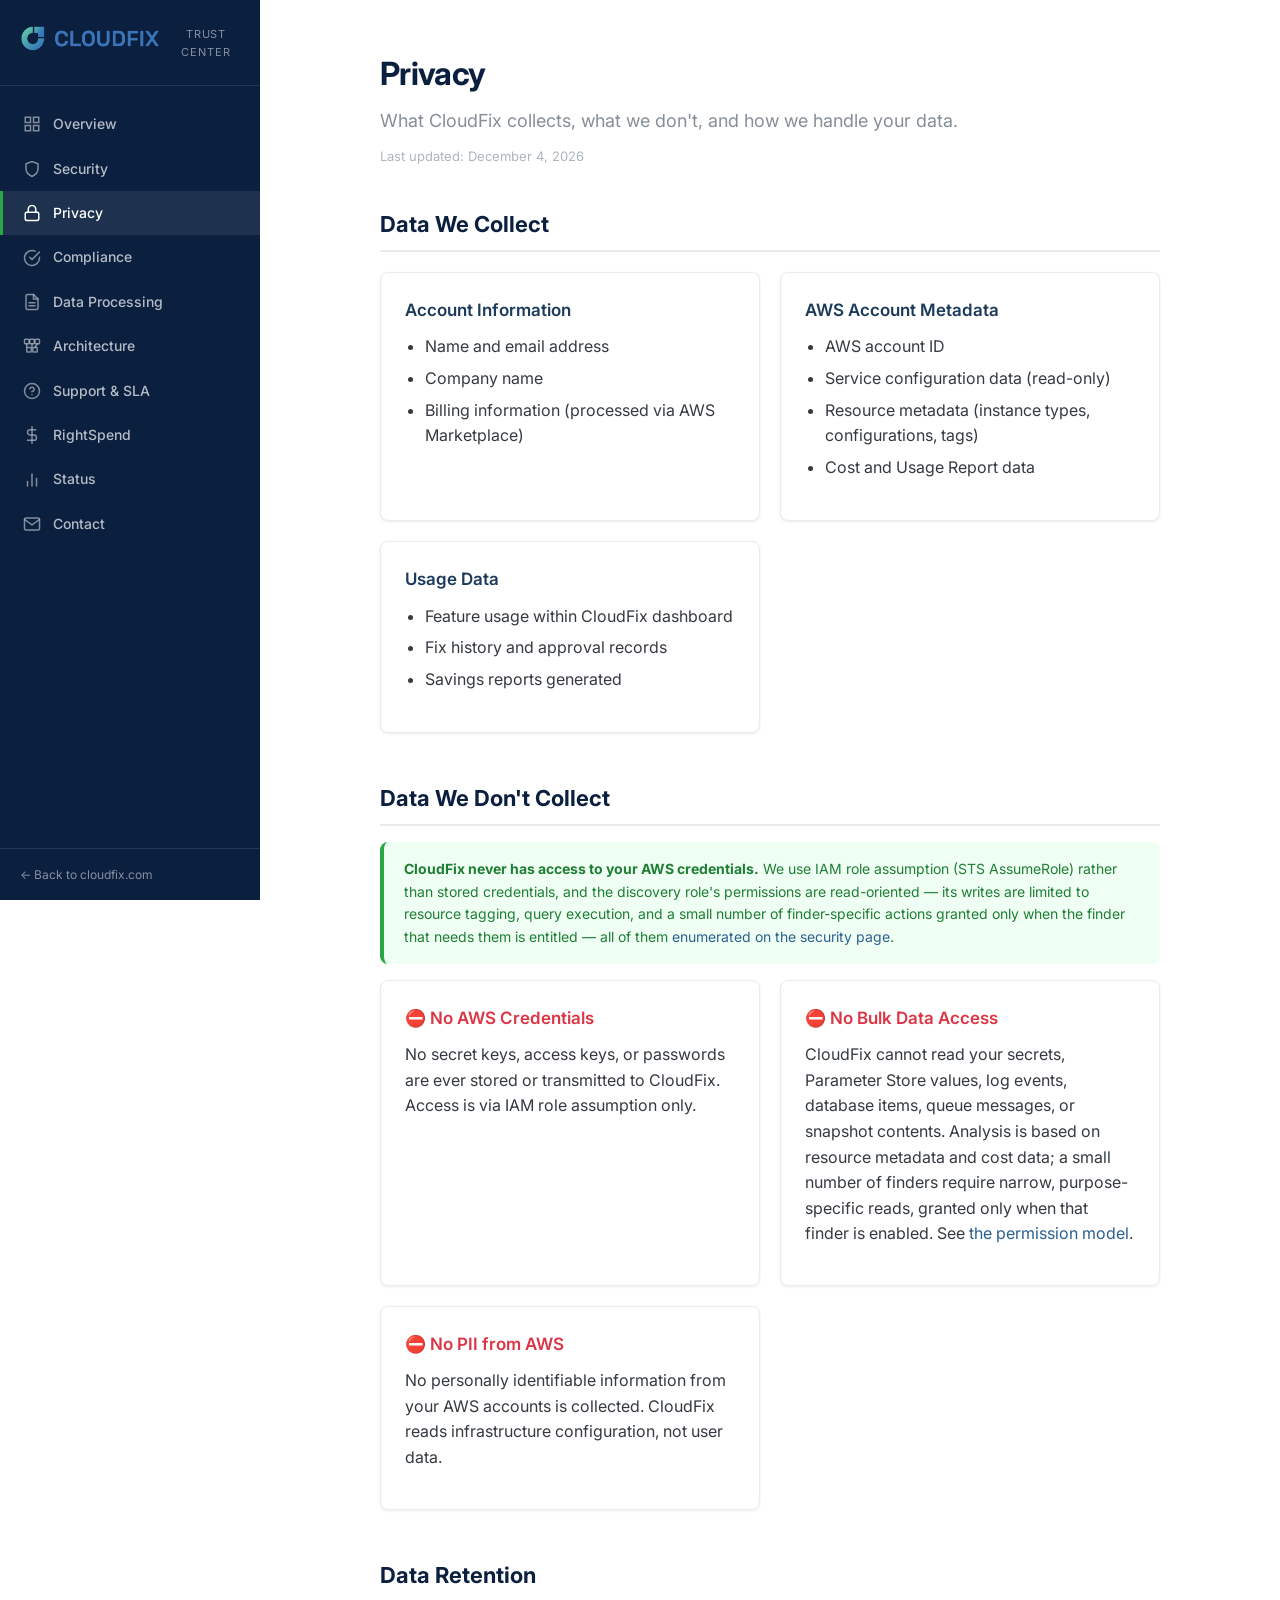
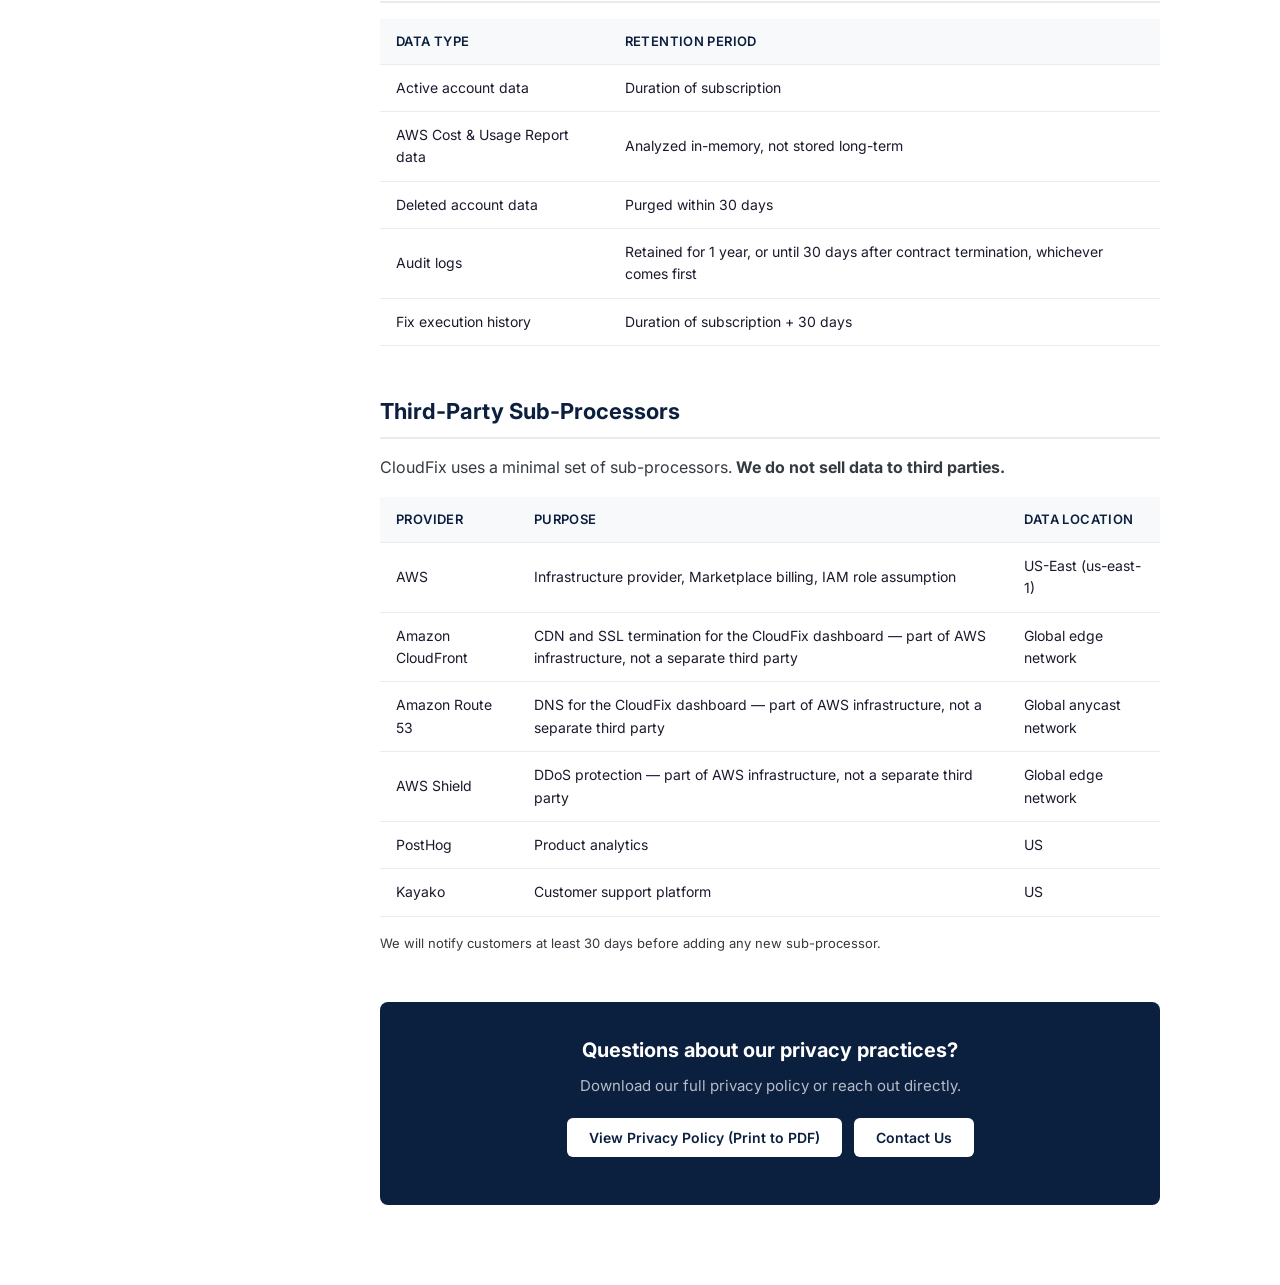
<file: privacy.html>
<!DOCTYPE html>
<html lang="en">
<head>
  <meta charset="UTF-8">
  <meta name="viewport" content="width=device-width, initial-scale=1.0">
  <title>Trust Center — CloudFix</title>
  <meta name="description" content="CloudFix privacy practices: what we collect, what we don't, and how we handle your data.">
  <link rel="icon" type="image/png" href="assets/cloudfix-logo.png">
  <link rel="preconnect" href="https://fonts.googleapis.com">
  <link rel="preconnect" href="https://fonts.gstatic.com" crossorigin>
  <link href="https://fonts.googleapis.com/css2?family=Inter:wght@400;500;600;700&display=swap" rel="stylesheet">
  <link rel="stylesheet" href="css/style.css">
</head>
<body>

<!-- Mobile Header -->
<div class="mobile-header">
  <div class="brand-row">
    <img src="assets/cloudfix-logo.png" alt="CloudFix" class="logo-img">
    
  </div>
  <button class="hamburger" id="hamburger" aria-label="Open menu">
    <svg viewBox="0 0 24 24" fill="none" stroke="currentColor" stroke-width="2" stroke-linecap="round"><line x1="3" y1="6" x2="21" y2="6"/><line x1="3" y1="12" x2="21" y2="12"/><line x1="3" y1="18" x2="21" y2="18"/></svg>
  </button>
</div>
<div class="sidebar-overlay" id="sidebar-overlay"></div>

<div class="layout">
  <!-- Sidebar -->
  <nav class="sidebar" id="sidebar">
    <div class="sidebar-brand">
      <img src="assets/cloudfix-logo.png" alt="CloudFix" class="logo-img">
      <div class="brand-sub">Trust Center</div>
    </div>
    <div class="sidebar-nav">
      <a href="index.html">
        <svg class="nav-icon" viewBox="0 0 24 24" fill="none" stroke="currentColor" stroke-width="2" stroke-linecap="round"><rect x="3" y="3" width="7" height="7"/><rect x="14" y="3" width="7" height="7"/><rect x="3" y="14" width="7" height="7"/><rect x="14" y="14" width="7" height="7"/></svg>
        Overview
      </a>
      <a href="security.html">
        <svg class="nav-icon" viewBox="0 0 24 24" fill="none" stroke="currentColor" stroke-width="2" stroke-linecap="round"><path d="M12 22s8-4 8-10V5l-8-3-8 3v7c0 6 8 10 8 10z"/></svg>
        Security
      </a>
      <a href="privacy.html" class="active">
        <svg class="nav-icon" viewBox="0 0 24 24" fill="none" stroke="currentColor" stroke-width="2" stroke-linecap="round"><rect x="3" y="11" width="18" height="11" rx="2" ry="2"/><path d="M7 11V7a5 5 0 0110 0v4"/></svg>
        Privacy
      </a>
      <a href="compliance.html">
        <svg class="nav-icon" viewBox="0 0 24 24" fill="none" stroke="currentColor" stroke-width="2" stroke-linecap="round"><path d="M22 11.08V12a10 10 0 11-5.93-9.14"/><polyline points="22 4 12 14.01 9 11.01"/></svg>
        Compliance
      </a>
      <a href="data-processing.html">
        <svg class="nav-icon" viewBox="0 0 24 24" fill="none" stroke="currentColor" stroke-width="2" stroke-linecap="round"><path d="M14 2H6a2 2 0 00-2 2v16a2 2 0 002 2h12a2 2 0 002-2V8z"/><polyline points="14 2 14 8 20 8"/><line x1="16" y1="13" x2="8" y2="13"/><line x1="16" y1="17" x2="8" y2="17"/></svg>
        Data Processing
      </a>
      <a href="architecture.html">
        <svg class="nav-icon" viewBox="0 0 24 24" fill="none" stroke="currentColor" stroke-width="2" stroke-linecap="round"><rect x="2" y="3" width="6" height="6" rx="1"/><rect x="9" y="3" width="6" height="6" rx="1"/><rect x="16" y="3" width="6" height="6" rx="1"/><rect x="5" y="14" width="6" height="6" rx="1"/><rect x="13" y="14" width="6" height="6" rx="1"/><line x1="5" y1="9" x2="5" y2="14"/><line x1="12" y1="9" x2="12" y2="14"/><line x1="19" y1="9" x2="16" y2="14"/></svg>
        Architecture
      </a>
      <a href="support.html">
        <svg class="nav-icon" viewBox="0 0 24 24" fill="none" stroke="currentColor" stroke-width="2" stroke-linecap="round"><circle cx="12" cy="12" r="10"/><path d="M9.09 9a3 3 0 015.83 1c0 2-3 3-3 3"/><line x1="12" y1="17" x2="12.01" y2="17"/></svg>
        Support &amp; SLA
      </a>
            <a href="rightspend.html">
        <svg class="nav-icon" viewBox="0 0 24 24" fill="none" stroke="currentColor" stroke-width="2" stroke-linecap="round"><line x1="12" y1="1" x2="12" y2="23"/><path d="M17 5H9.5a3.5 3.5 0 000 7h5a3.5 3.5 0 010 7H6"/></svg>
        RightSpend
      </a>
    <a href="status.html">
        <svg class="nav-icon" viewBox="0 0 24 24" fill="none" stroke="currentColor" stroke-width="2" stroke-linecap="round"><line x1="18" y1="20" x2="18" y2="10"/><line x1="12" y1="20" x2="12" y2="4"/><line x1="6" y1="20" x2="6" y2="14"/></svg>
        Status
      </a>
      <a href="contact.html">
        <svg class="nav-icon" viewBox="0 0 24 24" fill="none" stroke="currentColor" stroke-width="2" stroke-linecap="round"><path d="M4 4h16c1.1 0 2 .9 2 2v12c0 1.1-.9 2-2 2H4c-1.1 0-2-.9-2-2V6c0-1.1.9-2 2-2z"/><polyline points="22,6 12,13 2,6"/></svg>
        Contact
      </a>
    </div>
    <div class="sidebar-footer">
      <a href="https://cloudfix.com" target="_blank" rel="noopener">← Back to cloudfix.com</a>
    </div>
  </nav>

  <!-- Main Content -->
  <main class="main-content">
    <div class="page-wrapper">

      <div class="page-header">
        <h1>Privacy</h1>
        <p class="subtitle">What CloudFix collects, what we don't, and how we handle your data.</p>
        <p class="last-updated" data-last-updated></p>
      </div>

      <!-- Data We Collect -->
      <div class="section">
        <h2>Data We Collect</h2>
        <div class="card-grid">
          <div class="card">
            <h3 style="margin-top:0;">Account Information</h3>
            <ul>
              <li>Name and email address</li>
              <li>Company name</li>
              <li>Billing information (processed via AWS Marketplace)</li>
            </ul>
          </div>
          <div class="card">
            <h3 style="margin-top:0;">AWS Account Metadata</h3>
            <ul>
              <li>AWS account ID</li>
              <li>Service configuration data (read-only)</li>
              <li>Resource metadata (instance types, configurations, tags)</li>
              <li>Cost and Usage Report data</li>
            </ul>
          </div>
          <div class="card">
            <h3 style="margin-top:0;">Usage Data</h3>
            <ul>
              <li>Feature usage within CloudFix dashboard</li>
              <li>Fix history and approval records</li>
              <li>Savings reports generated</li>
            </ul>
          </div>
        </div>
      </div>

      <!-- Data We DON'T Collect -->
      <div class="section">
        <h2>Data We Don't Collect</h2>
        <div class="callout callout-success" style="margin-top:0;">
          <strong>CloudFix never has access to your AWS credentials.</strong> We use IAM role assumption (STS AssumeRole) rather than stored credentials, and the discovery role's permissions are read-oriented — its writes are limited to resource tagging, query execution, and a small number of finder-specific actions granted only when the finder that needs them is entitled — all of them <a href="security.html#iam-roles">enumerated on the security page</a>.
        </div>
        <div class="card-grid" style="margin-top:16px;">
          <div class="card">
            <h3 style="margin-top:0; color:#DC3545;">⛔ No AWS Credentials</h3>
            <p>No secret keys, access keys, or passwords are ever stored or transmitted to CloudFix. Access is via IAM role assumption only.</p>
          </div>
          <div class="card">
            <h3 style="margin-top:0; color:#DC3545;">⛔ No Bulk Data Access</h3>
            <p>CloudFix cannot read your secrets, Parameter Store values, log events, database items, queue messages, or snapshot contents. Analysis is based on resource metadata and cost data; a small number of finders require narrow, purpose-specific reads, granted only when that finder is enabled. See <a href="security.html#iam-roles">the permission model</a>.</p>
          </div>
          <div class="card">
            <h3 style="margin-top:0; color:#DC3545;">⛔ No PII from AWS</h3>
            <p>No personally identifiable information from your AWS accounts is collected. CloudFix reads infrastructure configuration, not user data.</p>
          </div>
        </div>
      </div>

      <!-- Data Retention -->
      <div class="section">
        <h2>Data Retention</h2>
        <div class="table-responsive">
          <table>
            <thead>
              <tr>
                <th>Data Type</th>
                <th>Retention Period</th>
              </tr>
            </thead>
            <tbody>
              <tr>
                <td>Active account data</td>
                <td>Duration of subscription</td>
              </tr>
              <tr>
                <td>AWS Cost &amp; Usage Report data</td>
                <td>Analyzed in-memory, not stored long-term</td>
              </tr>
              <tr>
                <td>Deleted account data</td>
                <td>Purged within 30 days</td>
              </tr>
              <tr>
                <td>Audit logs</td>
                <td>Retained for 1 year, or until 30 days after contract termination, whichever comes first</td>
              </tr>
              <tr>
                <td>Fix execution history</td>
                <td>Duration of subscription + 30 days</td>
              </tr>
            </tbody>
          </table>
        </div>
      </div>

      <!-- Third Parties -->
      <div class="section">
        <h2>Third-Party Sub-Processors</h2>
        <p>CloudFix uses a minimal set of sub-processors. <strong>We do not sell data to third parties.</strong></p>
        <div class="table-responsive" style="margin-top:16px;">
          <table>
            <thead>
              <tr>
                <th>Provider</th>
                <th>Purpose</th>
                <th>Data Location</th>
              </tr>
            </thead>
            <tbody>
              <tr>
                <td>AWS</td>
                <td>Infrastructure provider, Marketplace billing, IAM role assumption</td>
                <td>US-East (us-east-1)</td>
              </tr>
              <tr>
                <td>Amazon CloudFront</td>
                <td>CDN and SSL termination for the CloudFix dashboard &mdash; part of AWS infrastructure, not a separate third party</td>
                <td>Global edge network</td>
              </tr>
              <tr>
                <td>Amazon Route 53</td>
                <td>DNS for the CloudFix dashboard &mdash; part of AWS infrastructure, not a separate third party</td>
                <td>Global anycast network</td>
              </tr>
              <tr>
                <td>AWS Shield</td>
                <td>DDoS protection &mdash; part of AWS infrastructure, not a separate third party</td>
                <td>Global edge network</td>
              </tr>
              <tr>
                <td>PostHog</td>
                <td>Product analytics</td>
                <td>US</td>
              </tr>
              <tr>
                <td>Kayako</td>
                <td>Customer support platform</td>
                <td>US</td>
              </tr>
            </tbody>
          </table>
        </div>
        <p class="text-sm text-muted mt-4">We will notify customers at least 30 days before adding any new sub-processor.</p>
      </div>

      <!-- CTA -->
      <div class="cta-banner">
        <h3>Questions about our privacy practices?</h3>
        <p>Download our full privacy policy or reach out directly.</p>
        <div class="btn-group" style="justify-content:center;">
          <a href="documents/privacy-policy.html" target="_blank" class="btn">View Privacy Policy (Print to PDF)</a>
          <a href="contact.html" class="btn">Contact Us</a>
        </div>
      </div>

    </div>
  </main>
</div>
</div>
</main>

<script src="js/main.js"></script>
</body>
</html>
</file>
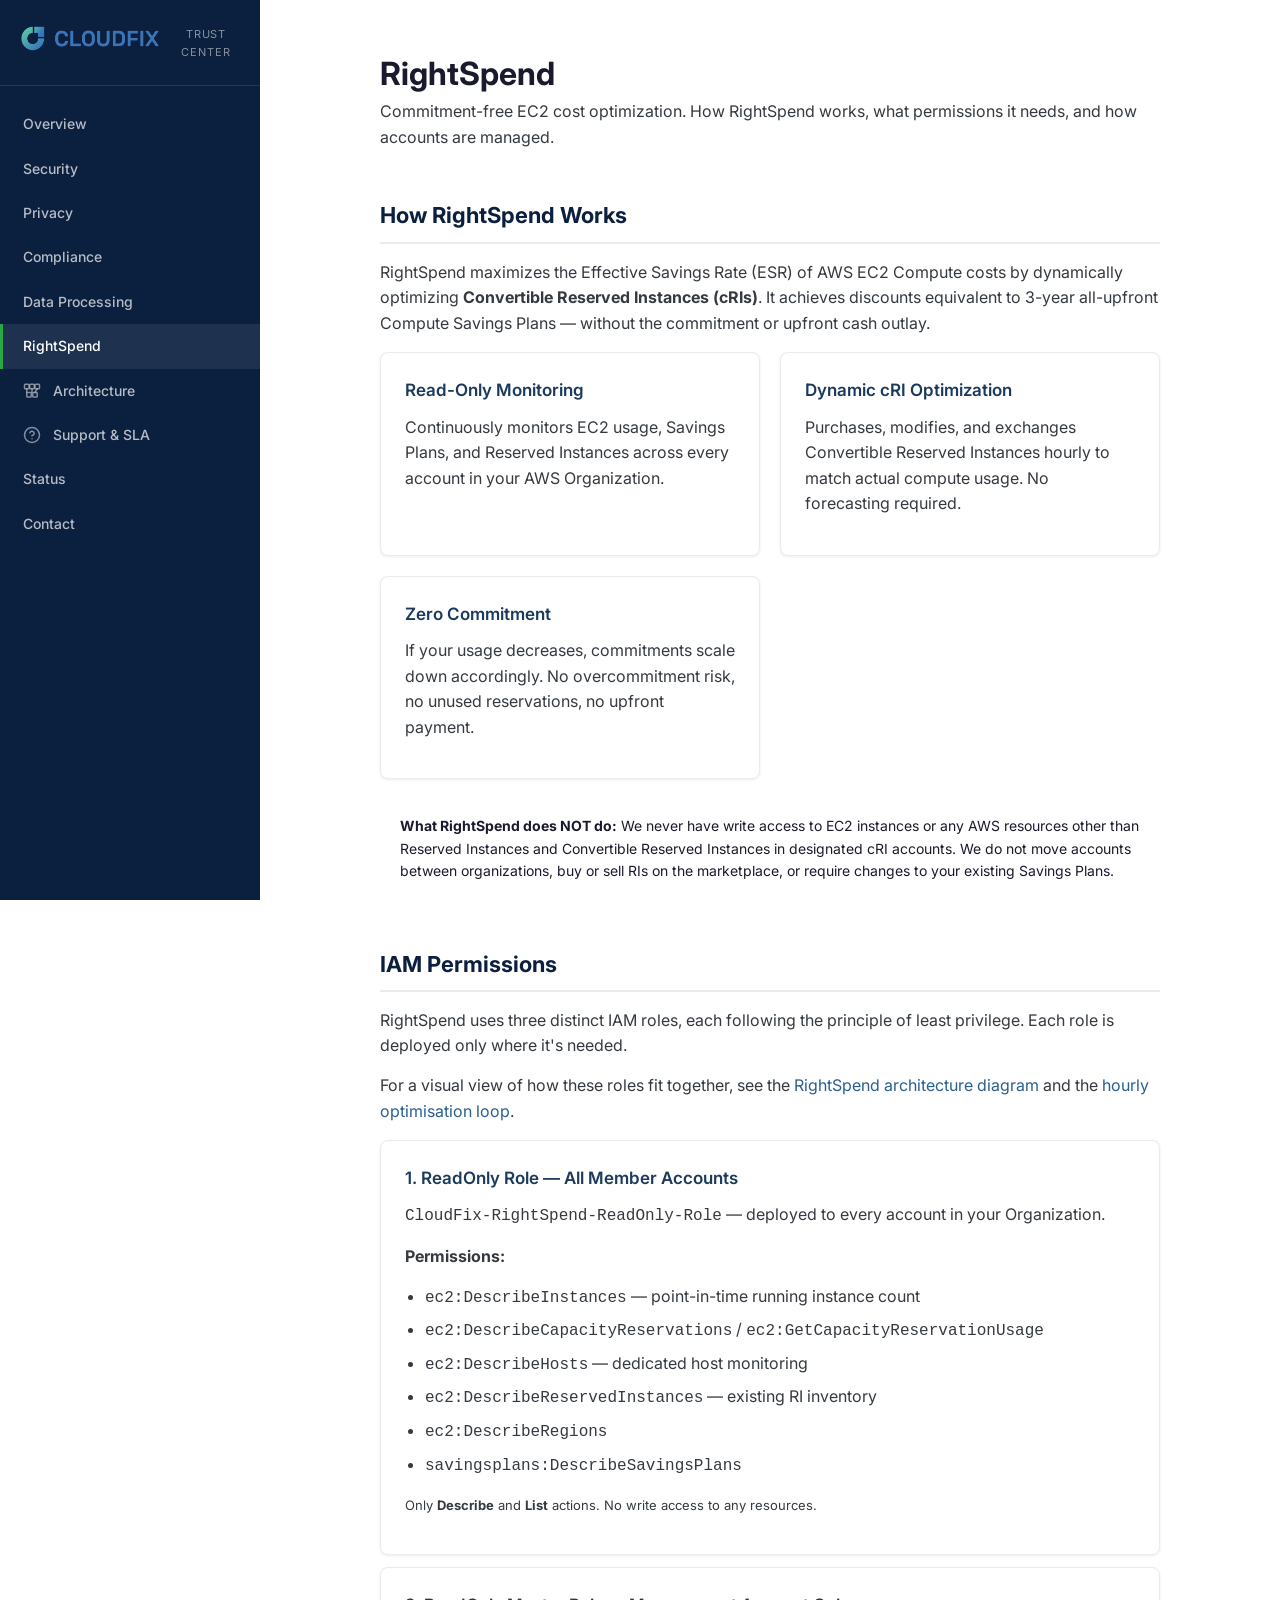
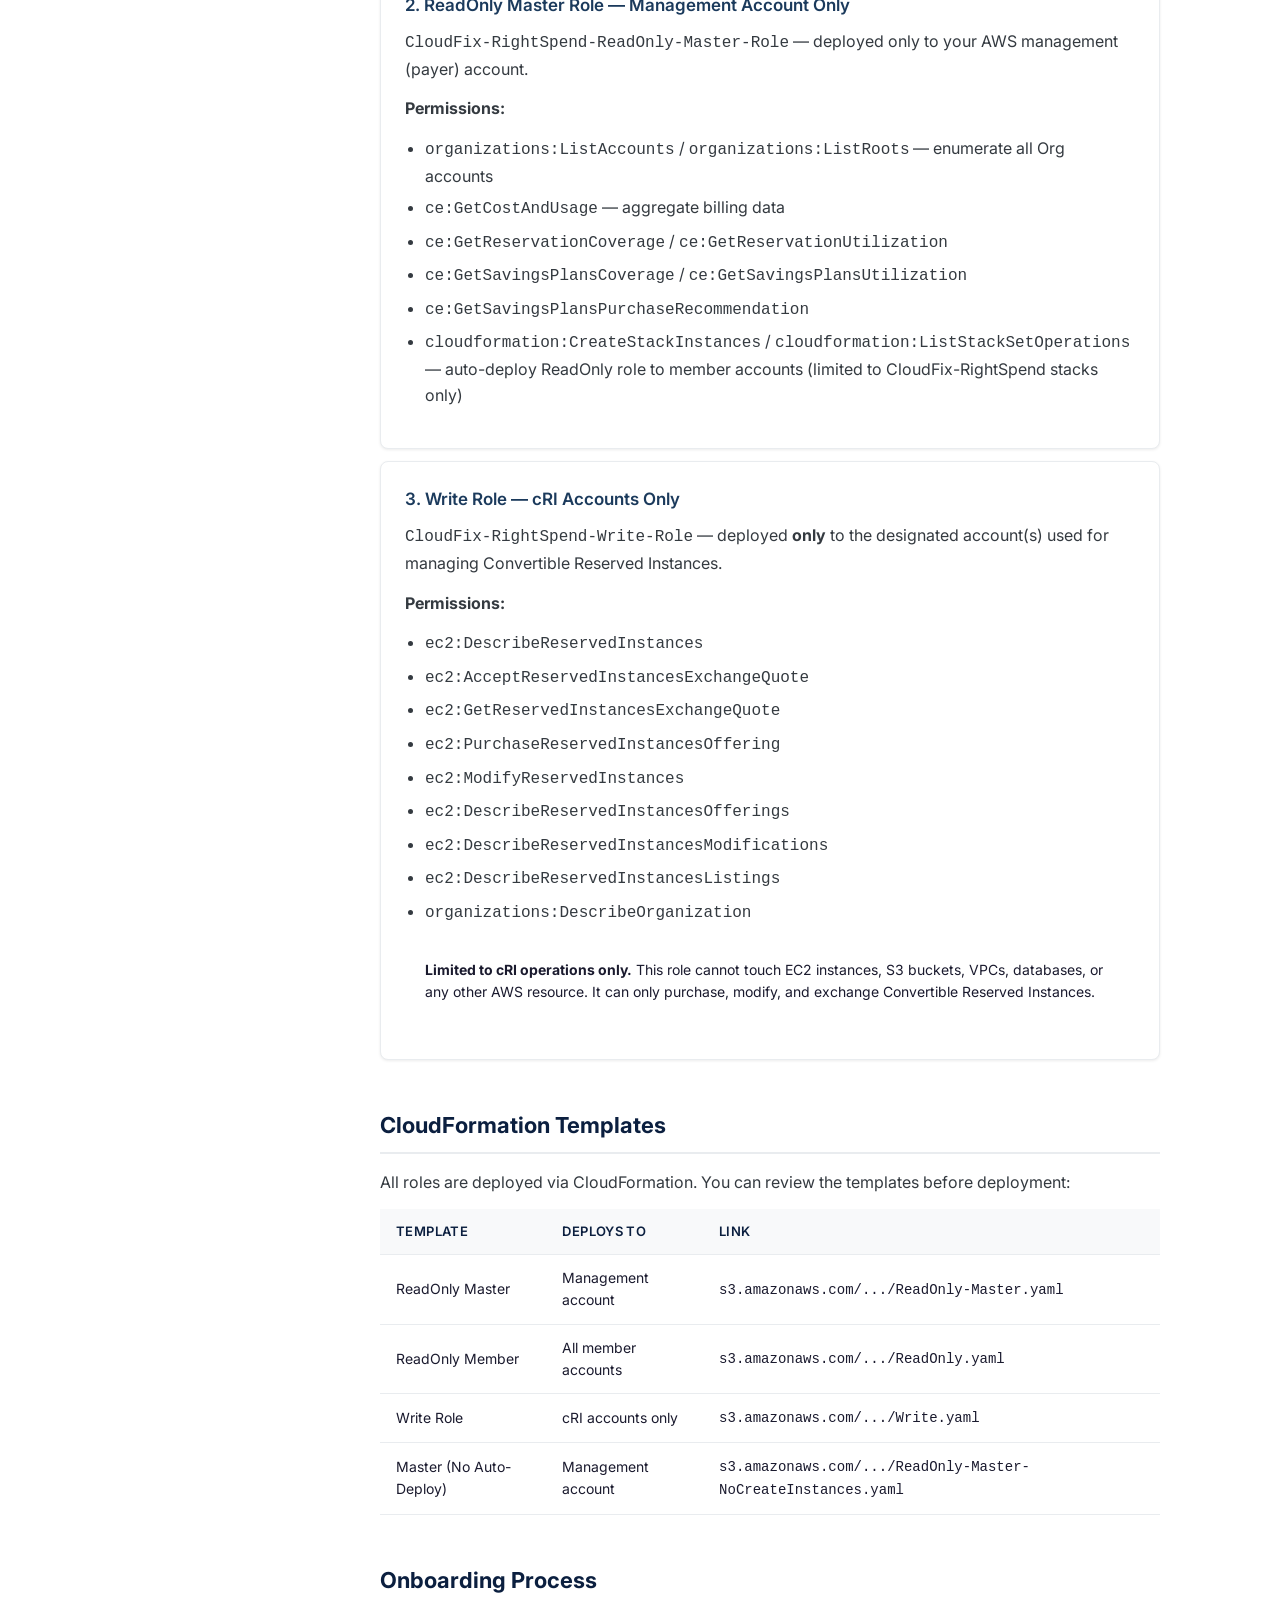
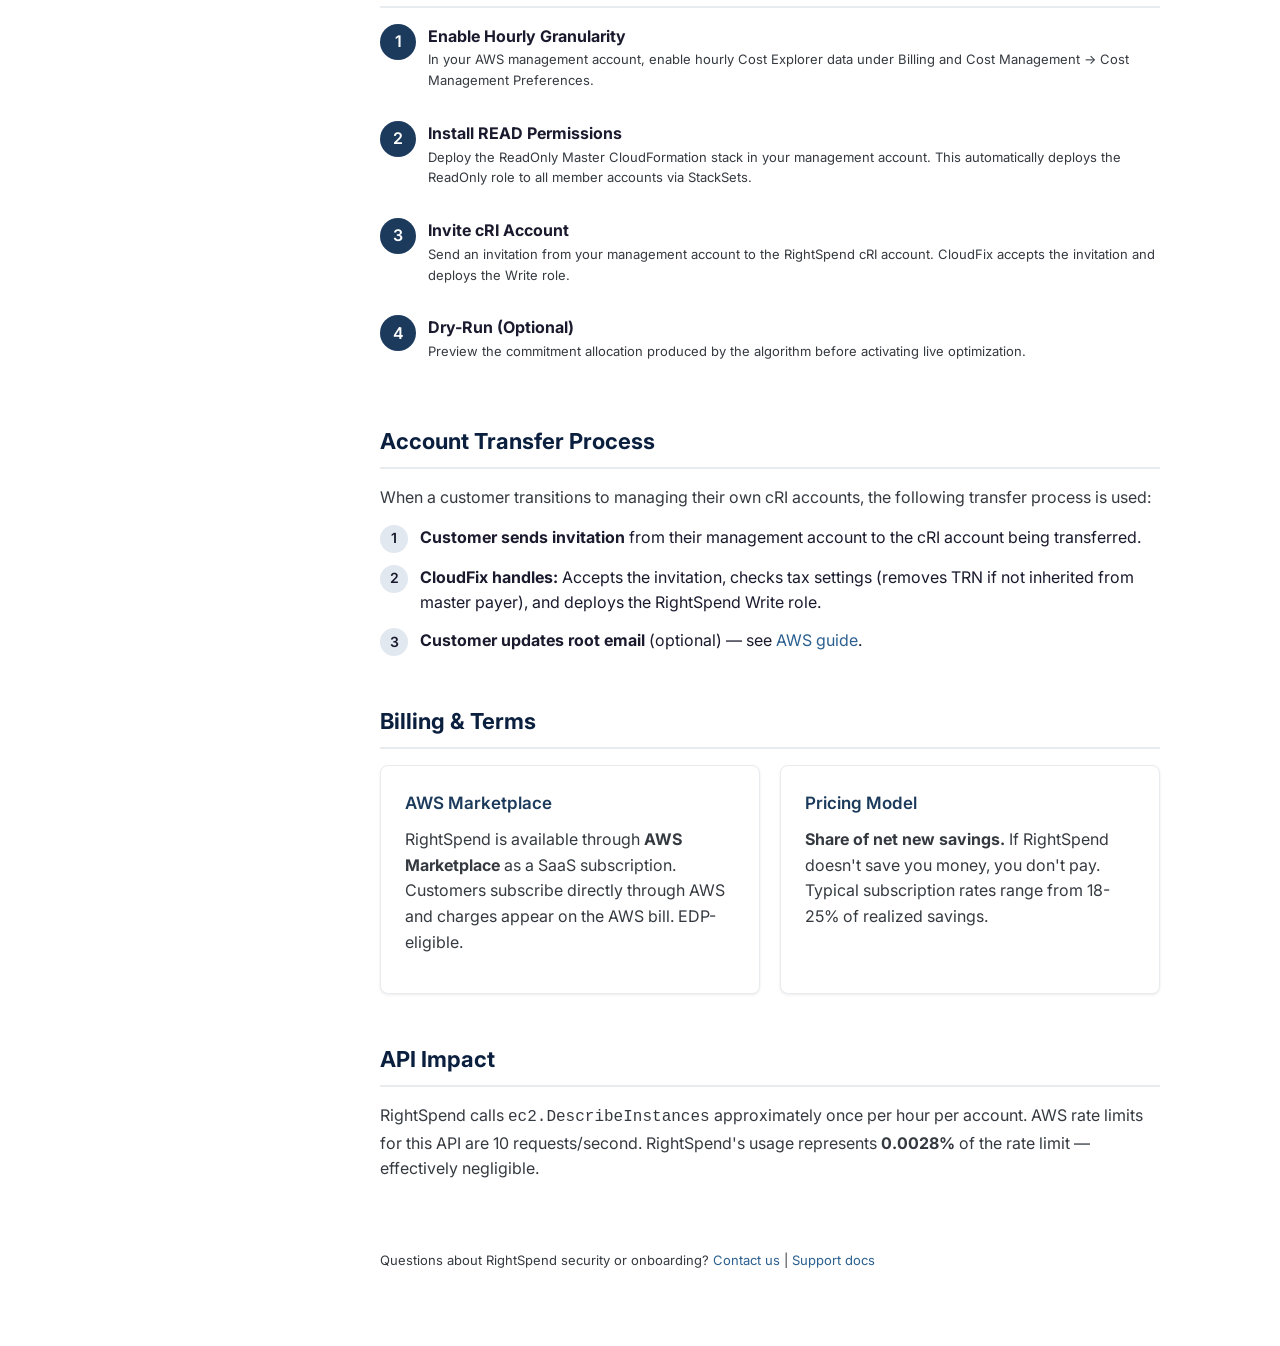
<file: rightspend.html>
<!DOCTYPE html>
<html lang="en">
<head>
  <meta charset="UTF-8">
  <meta name="viewport" content="width=device-width, initial-scale=1.0">
  <title>RightSpend — CloudFix Trust Center</title>
  <meta name="description" content="RightSpend security architecture, onboarding, IAM permissions, and account transfer process.">
  <link rel="icon" type="image/png" href="assets/cloudfix-logo.png">
  <link rel="preconnect" href="https://fonts.googleapis.com">
  <link rel="preconnect" href="https://fonts.gstatic.com" crossorigin>
  <link href="https://fonts.googleapis.com/css2?family=Inter:wght@400;500;600;700&display=swap" rel="stylesheet">
  <link rel="stylesheet" href="css/style.css">
</head>
<body>

<!-- Mobile Header -->
<div class="mobile-header">
  <div class="brand-row">
    <img src="assets/cloudfix-logo.png" alt="CloudFix" class="logo-img">
  </div>
  <button class="hamburger" id="hamburger" aria-label="Open menu">
    <svg viewBox="0 0 24 24" fill="none" stroke="currentColor" stroke-width="2" stroke-linecap="round"><line x1="3" y1="6" x2="21" y2="6"/><line x1="3" y1="12" x2="21" y2="12"/><line x1="3" y1="18" x2="21" y2="18"/></svg>
  </button>
</div>
<div class="sidebar-overlay" id="sidebar-overlay"></div>

<!-- Sidebar -->
<nav class="sidebar">
  <div class="sidebar-brand">
    <img src="assets/cloudfix-logo.png" alt="CloudFix" class="logo-img">
    <div class="brand-sub">Trust Center</div>
  </div>
  <div class="sidebar-nav">
    <a href="index.html">Overview</a>
    <a href="security.html">Security</a>
    <a href="privacy.html">Privacy</a>
    <a href="compliance.html">Compliance</a>
    <a href="data-processing.html">Data Processing</a>
    <a href="rightspend.html" class="active">RightSpend</a>
    <a href="architecture.html">
        <svg class="nav-icon" viewBox="0 0 24 24" fill="none" stroke="currentColor" stroke-width="2" stroke-linecap="round"><rect x="2" y="3" width="6" height="6" rx="1"/><rect x="9" y="3" width="6" height="6" rx="1"/><rect x="16" y="3" width="6" height="6" rx="1"/><rect x="5" y="14" width="6" height="6" rx="1"/><rect x="13" y="14" width="6" height="6" rx="1"/><line x1="5" y1="9" x2="5" y2="14"/><line x1="12" y1="9" x2="12" y2="14"/><line x1="19" y1="9" x2="16" y2="14"/></svg>
        Architecture
      </a>
    <a href="support.html">
        <svg class="nav-icon" viewBox="0 0 24 24" fill="none" stroke="currentColor" stroke-width="2" stroke-linecap="round"><circle cx="12" cy="12" r="10"/><path d="M9.09 9a3 3 0 015.83 1c0 2-3 3-3 3"/><line x1="12" y1="17" x2="12.01" y2="17"/></svg>
        Support &amp; SLA
      </a>
    <a href="status.html">Status</a>
    <a href="contact.html">Contact</a>
  </div>
</nav>

<!-- Main Content -->
<main class="main-content">
  <div class="page-wrapper">

      <!-- Page Header -->
      <div class="section">
        <h1>RightSpend</h1>
        <p class="lead">Commitment-free EC2 cost optimization. How RightSpend works, what permissions it needs, and how accounts are managed.</p>
      </div>

      <!-- How It Works -->
      <div class="section">
        <h2>How RightSpend Works</h2>
        <p>RightSpend maximizes the Effective Savings Rate (ESR) of AWS EC2 Compute costs by dynamically optimizing <strong>Convertible Reserved Instances (cRIs)</strong>. It achieves discounts equivalent to 3-year all-upfront Compute Savings Plans — without the commitment or upfront cash outlay.</p>
        <div class="card-grid" style="margin-top:16px;">
          <div class="card">
            <h3 style="margin-top:0;color:var(--cf-blue);">Read-Only Monitoring</h3>
            <p>Continuously monitors EC2 usage, Savings Plans, and Reserved Instances across every account in your AWS Organization.</p>
          </div>
          <div class="card">
            <h3 style="margin-top:0;color:var(--cf-blue);">Dynamic cRI Optimization</h3>
            <p>Purchases, modifies, and exchanges Convertible Reserved Instances hourly to match actual compute usage. No forecasting required.</p>
          </div>
          <div class="card">
            <h3 style="margin-top:0;color:var(--cf-blue);">Zero Commitment</h3>
            <p>If your usage decreases, commitments scale down accordingly. No overcommitment risk, no unused reservations, no upfront payment.</p>
          </div>
        </div>
        <div class="callout" style="margin-top:20px;">
          <strong>What RightSpend does NOT do:</strong> We never have write access to EC2 instances or any AWS resources other than Reserved Instances and Convertible Reserved Instances in designated cRI accounts. We do not move accounts between organizations, buy or sell RIs on the marketplace, or require changes to your existing Savings Plans.
        </div>
      </div>

      <!-- IAM Permissions -->
      <div class="section" id="permissions">
        <h2>IAM Permissions</h2>
        <p>RightSpend uses three distinct IAM roles, each following the principle of least privilege. Each role is deployed only where it's needed.</p>
        <p>For a visual view of how these roles fit together, see the <a href="architecture.html#rightspend">RightSpend architecture diagram</a> and the <a href="architecture.html#rightspend-loop">hourly optimisation loop</a>.</p>

        <div class="card" style="margin-top:16px;">
          <h3 style="margin-top:0;">1. ReadOnly Role — All Member Accounts</h3>
          <p><code>CloudFix-RightSpend-ReadOnly-Role</code> — deployed to every account in your Organization.</p>
          <p><strong>Permissions:</strong></p>
          <ul>
            <li><code>ec2:DescribeInstances</code> — point-in-time running instance count</li>
            <li><code>ec2:DescribeCapacityReservations</code> / <code>ec2:GetCapacityReservationUsage</code></li>
            <li><code>ec2:DescribeHosts</code> — dedicated host monitoring</li>
            <li><code>ec2:DescribeReservedInstances</code> — existing RI inventory</li>
            <li><code>ec2:DescribeRegions</code></li>
            <li><code>savingsplans:DescribeSavingsPlans</code></li>
          </ul>
          <p class="text-sm text-muted">Only <strong>Describe</strong> and <strong>List</strong> actions. No write access to any resources.</p>
        </div>

        <div class="card" style="margin-top:12px;">
          <h3 style="margin-top:0;">2. ReadOnly Master Role — Management Account Only</h3>
          <p><code>CloudFix-RightSpend-ReadOnly-Master-Role</code> — deployed only to your AWS management (payer) account.</p>
          <p><strong>Permissions:</strong></p>
          <ul>
            <li><code>organizations:ListAccounts</code> / <code>organizations:ListRoots</code> — enumerate all Org accounts</li>
            <li><code>ce:GetCostAndUsage</code> — aggregate billing data</li>
            <li><code>ce:GetReservationCoverage</code> / <code>ce:GetReservationUtilization</code></li>
            <li><code>ce:GetSavingsPlansCoverage</code> / <code>ce:GetSavingsPlansUtilization</code></li>
            <li><code>ce:GetSavingsPlansPurchaseRecommendation</code></li>
            <li><code>cloudformation:CreateStackInstances</code> / <code>cloudformation:ListStackSetOperations</code> — auto-deploy ReadOnly role to member accounts (limited to CloudFix-RightSpend stacks only)</li>
          </ul>
        </div>

        <div class="card" style="margin-top:12px;">
          <h3 style="margin-top:0;">3. Write Role — cRI Accounts Only</h3>
          <p><code>CloudFix-RightSpend-Write-Role</code> — deployed <strong>only</strong> to the designated account(s) used for managing Convertible Reserved Instances.</p>
          <p><strong>Permissions:</strong></p>
          <ul>
            <li><code>ec2:DescribeReservedInstances</code></li>
            <li><code>ec2:AcceptReservedInstancesExchangeQuote</code></li>
            <li><code>ec2:GetReservedInstancesExchangeQuote</code></li>
            <li><code>ec2:PurchaseReservedInstancesOffering</code></li>
            <li><code>ec2:ModifyReservedInstances</code></li>
            <li><code>ec2:DescribeReservedInstancesOfferings</code></li>
            <li><code>ec2:DescribeReservedInstancesModifications</code></li>
            <li><code>ec2:DescribeReservedInstancesListings</code></li>
            <li><code>organizations:DescribeOrganization</code></li>
          </ul>
          <div class="callout">
            <strong>Limited to cRI operations only.</strong> This role cannot touch EC2 instances, S3 buckets, VPCs, databases, or any other AWS resource. It can only purchase, modify, and exchange Convertible Reserved Instances.
          </div>
        </div>
      </div>

      <!-- CloudFormation Templates -->
      <div class="section">
        <h2>CloudFormation Templates</h2>
        <p>All roles are deployed via CloudFormation. You can review the templates before deployment:</p>
        <table style="width:100%;margin-top:12px;">
          <thead>
            <tr>
              <th>Template</th>
              <th>Deploys To</th>
              <th>Link</th>
            </tr>
          </thead>
          <tbody>
            <tr>
              <td>ReadOnly Master</td>
              <td>Management account</td>
              <td><code>s3.amazonaws.com/.../ReadOnly-Master.yaml</code></td>
            </tr>
            <tr>
              <td>ReadOnly Member</td>
              <td>All member accounts</td>
              <td><code>s3.amazonaws.com/.../ReadOnly.yaml</code></td>
            </tr>
            <tr>
              <td>Write Role</td>
              <td>cRI accounts only</td>
              <td><code>s3.amazonaws.com/.../Write.yaml</code></td>
            </tr>
            <tr>
              <td>Master (No Auto-Deploy)</td>
              <td>Management account</td>
              <td><code>s3.amazonaws.com/.../ReadOnly-Master-NoCreateInstances.yaml</code></td>
            </tr>
          </tbody>
        </table>
      </div>

      <!-- Onboarding -->
      <div class="section">
        <h2>Onboarding Process</h2>
        <div style="margin-top:16px;">
          <div style="display:flex;gap:12px;align-items:flex-start;margin-bottom:16px;">
            <div style="min-width:36px;height:36px;border-radius:50%;background:var(--cf-blue);color:#fff;display:flex;align-items:center;justify-content:center;font-weight:600;">1</div>
            <div>
              <strong>Enable Hourly Granularity</strong>
              <p class="text-sm">In your AWS management account, enable hourly Cost Explorer data under Billing and Cost Management → Cost Management Preferences.</p>
            </div>
          </div>
          <div style="display:flex;gap:12px;align-items:flex-start;margin-bottom:16px;">
            <div style="min-width:36px;height:36px;border-radius:50%;background:var(--cf-blue);color:#fff;display:flex;align-items:center;justify-content:center;font-weight:600;">2</div>
            <div>
              <strong>Install READ Permissions</strong>
              <p class="text-sm">Deploy the ReadOnly Master CloudFormation stack in your management account. This automatically deploys the ReadOnly role to all member accounts via StackSets.</p>
            </div>
          </div>
          <div style="display:flex;gap:12px;align-items:flex-start;margin-bottom:16px;">
            <div style="min-width:36px;height:36px;border-radius:50%;background:var(--cf-blue);color:#fff;display:flex;align-items:center;justify-content:center;font-weight:600;">3</div>
            <div>
              <strong>Invite cRI Account</strong>
              <p class="text-sm">Send an invitation from your management account to the RightSpend cRI account. CloudFix accepts the invitation and deploys the Write role.</p>
            </div>
          </div>
          <div style="display:flex;gap:12px;align-items:flex-start;margin-bottom:16px;">
            <div style="min-width:36px;height:36px;border-radius:50%;background:var(--cf-blue);color:#fff;display:flex;align-items:center;justify-content:center;font-weight:600;">4</div>
            <div>
              <strong>Dry-Run (Optional)</strong>
              <p class="text-sm">Preview the commitment allocation produced by the algorithm before activating live optimization.</p>
            </div>
          </div>
        </div>
      </div>

      <!-- Account Transfer -->
      <div class="section">
        <h2>Account Transfer Process</h2>
        <p>When a customer transitions to managing their own cRI accounts, the following transfer process is used:</p>
        <div style="margin-top:12px;">
          <div style="display:flex;gap:12px;align-items:flex-start;margin-bottom:12px;">
            <div style="min-width:28px;height:28px;border-radius:50%;background:#e2e8f0;color:var(--cf-dark);display:flex;align-items:center;justify-content:center;font-weight:600;font-size:14px;">1</div>
            <div>
              <strong>Customer sends invitation</strong> from their management account to the cRI account being transferred.
            </div>
          </div>
          <div style="display:flex;gap:12px;align-items:flex-start;margin-bottom:12px;">
            <div style="min-width:28px;height:28px;border-radius:50%;background:#e2e8f0;color:var(--cf-dark);display:flex;align-items:center;justify-content:center;font-weight:600;font-size:14px;">2</div>
            <div>
              <strong>CloudFix handles:</strong> Accepts the invitation, checks tax settings (removes TRN if not inherited from master payer), and deploys the RightSpend Write role.
            </div>
          </div>
          <div style="display:flex;gap:12px;align-items:flex-start;margin-bottom:12px;">
            <div style="min-width:28px;height:28px;border-radius:50%;background:#e2e8f0;color:var(--cf-dark);display:flex;align-items:center;justify-content:center;font-weight:600;font-size:14px;">3</div>
            <div>
              <strong>Customer updates root email</strong> (optional) — see <a href="https://repost.aws/knowledge-center/organizations-change-member-email" target="_blank" rel="noopener">AWS guide</a>.
            </div>
          </div>
        </div>
      </div>

      <!-- Billing -->
      <div class="section">
        <h2>Billing &amp; Terms</h2>
        <div class="card-grid" style="margin-top:16px;">
          <div class="card">
            <h3 style="margin-top:0;">AWS Marketplace</h3>
            <p>RightSpend is available through <strong>AWS Marketplace</strong> as a SaaS subscription. Customers subscribe directly through AWS and charges appear on the AWS bill. EDP-eligible.</p>
          </div>
          <div class="card">
            <h3 style="margin-top:0;">Pricing Model</h3>
            <p><strong>Share of net new savings.</strong> If RightSpend doesn't save you money, you don't pay. Typical subscription rates range from 18-25% of realized savings.</p>
          </div>
        </div>
      </div>

      <!-- API Impact -->
      <div class="section">
        <h2>API Impact</h2>
        <p>RightSpend calls <code>ec2.DescribeInstances</code> approximately once per hour per account. AWS rate limits for this API are 10 requests/second. RightSpend's usage represents <strong>0.0028%</strong> of the rate limit — effectively negligible.</p>
      </div>

      <div class="section" style="border-top:1px solid var(--cf-border);padding-top:20px;">
        <p class="text-sm text-muted">Questions about RightSpend security or onboarding? <a href="contact.html">Contact us</a> | <a href="https://support.cloudfix.com" target="_blank" rel="noopener">Support docs</a></p>
      </div>

  </div>
</main>

<script src="js/main.js"></script>
</body>
</html>
</file>
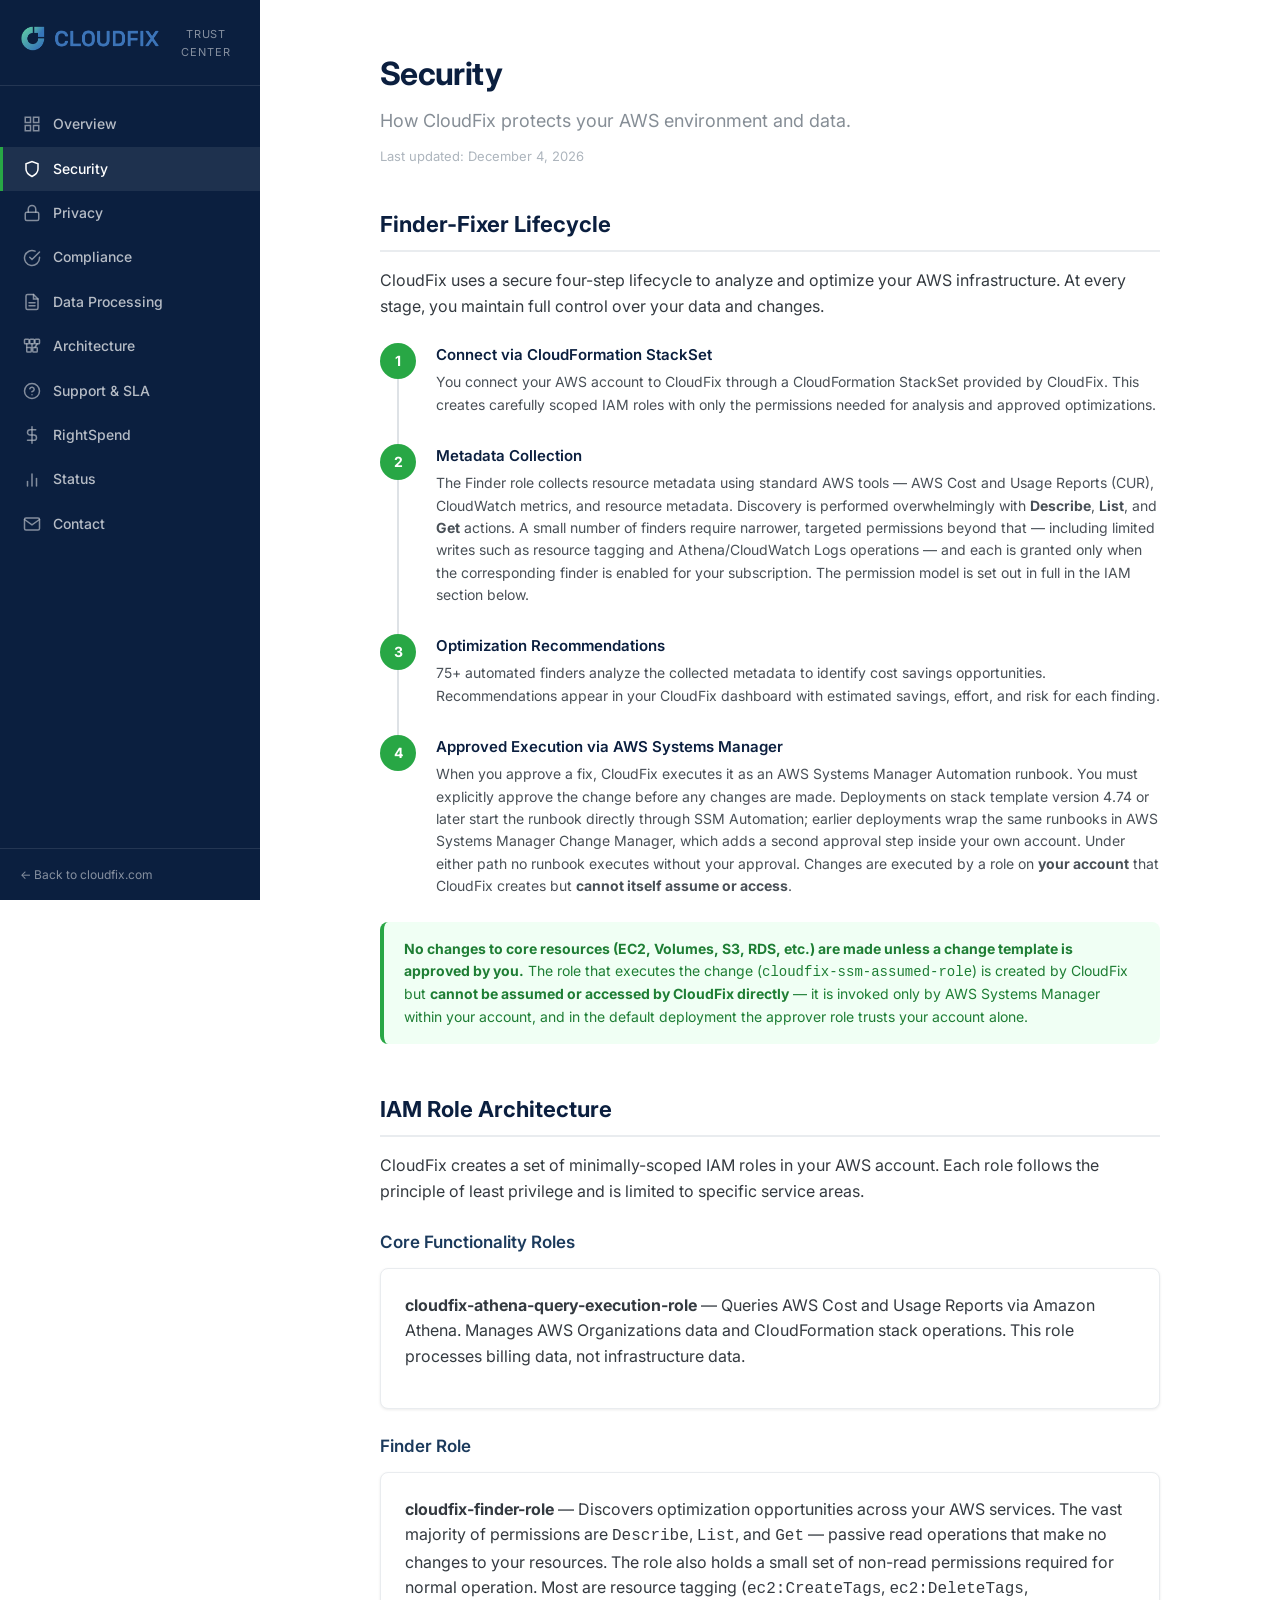
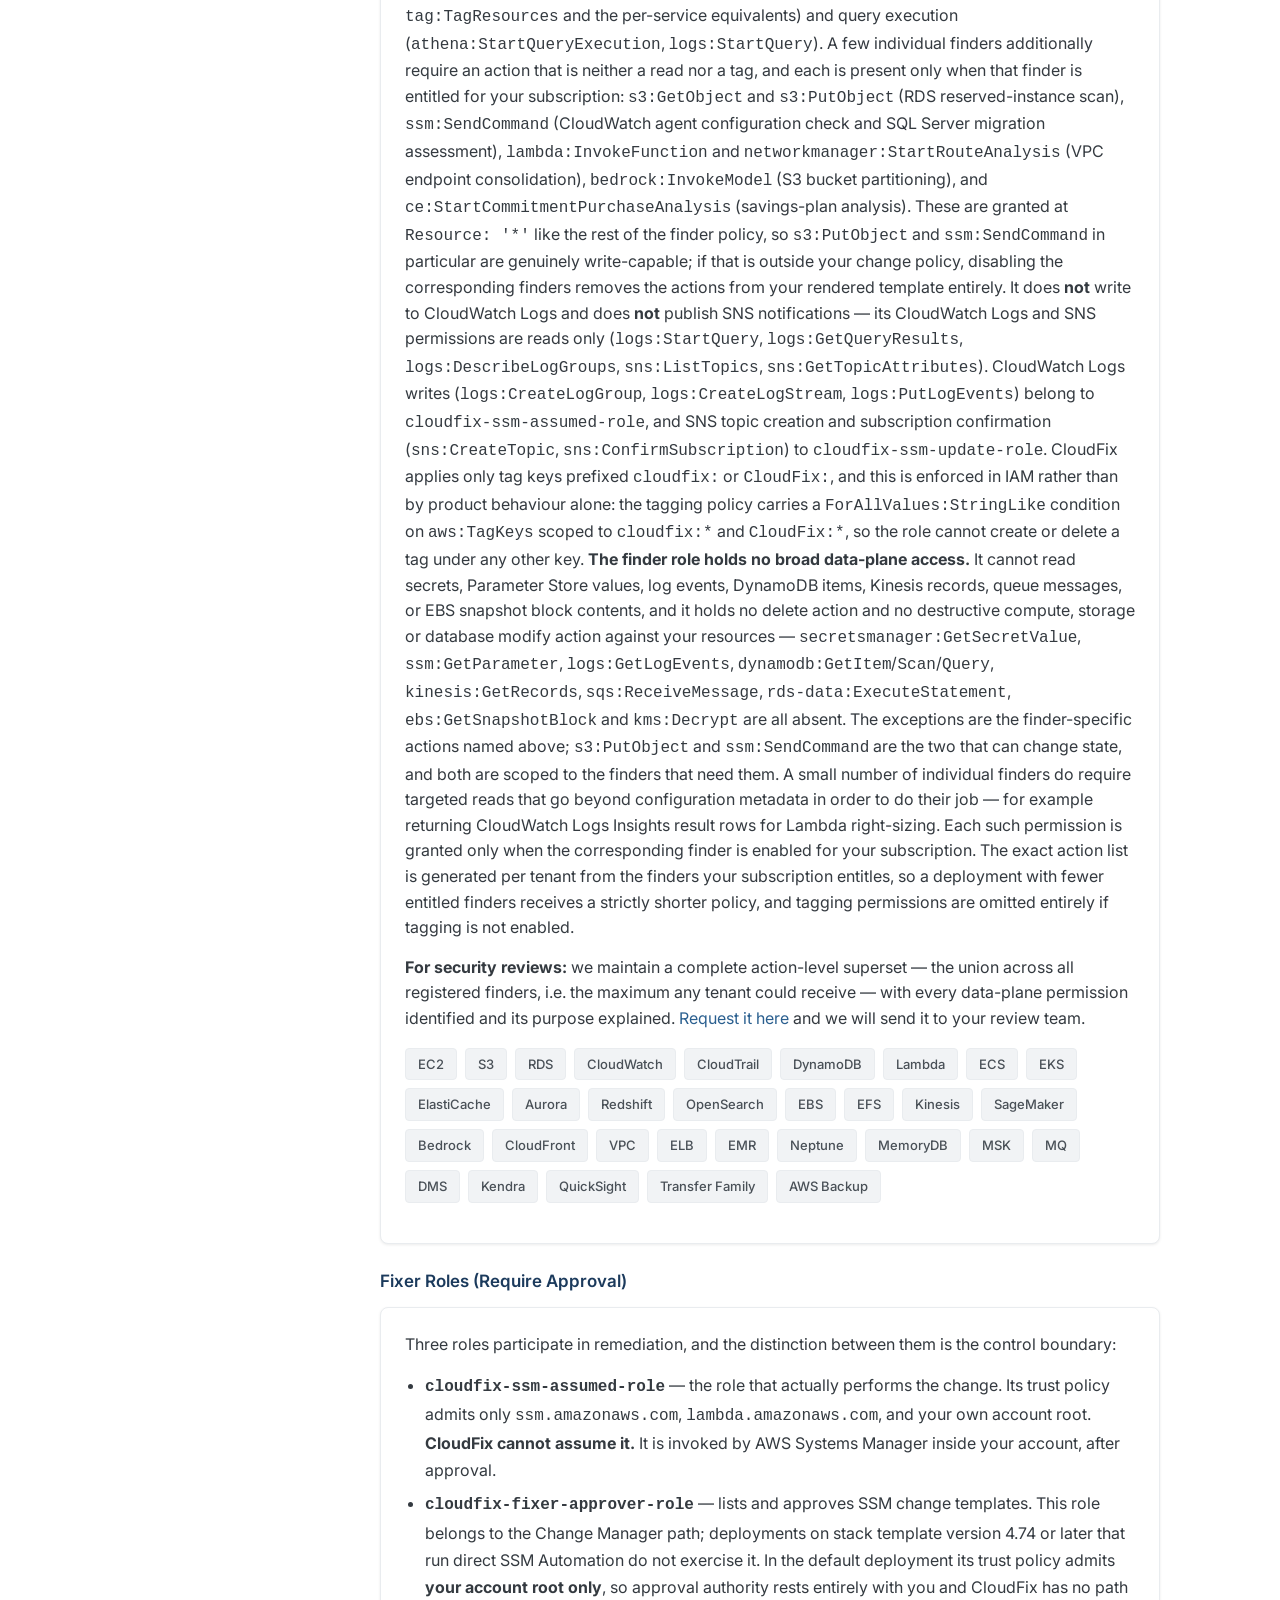
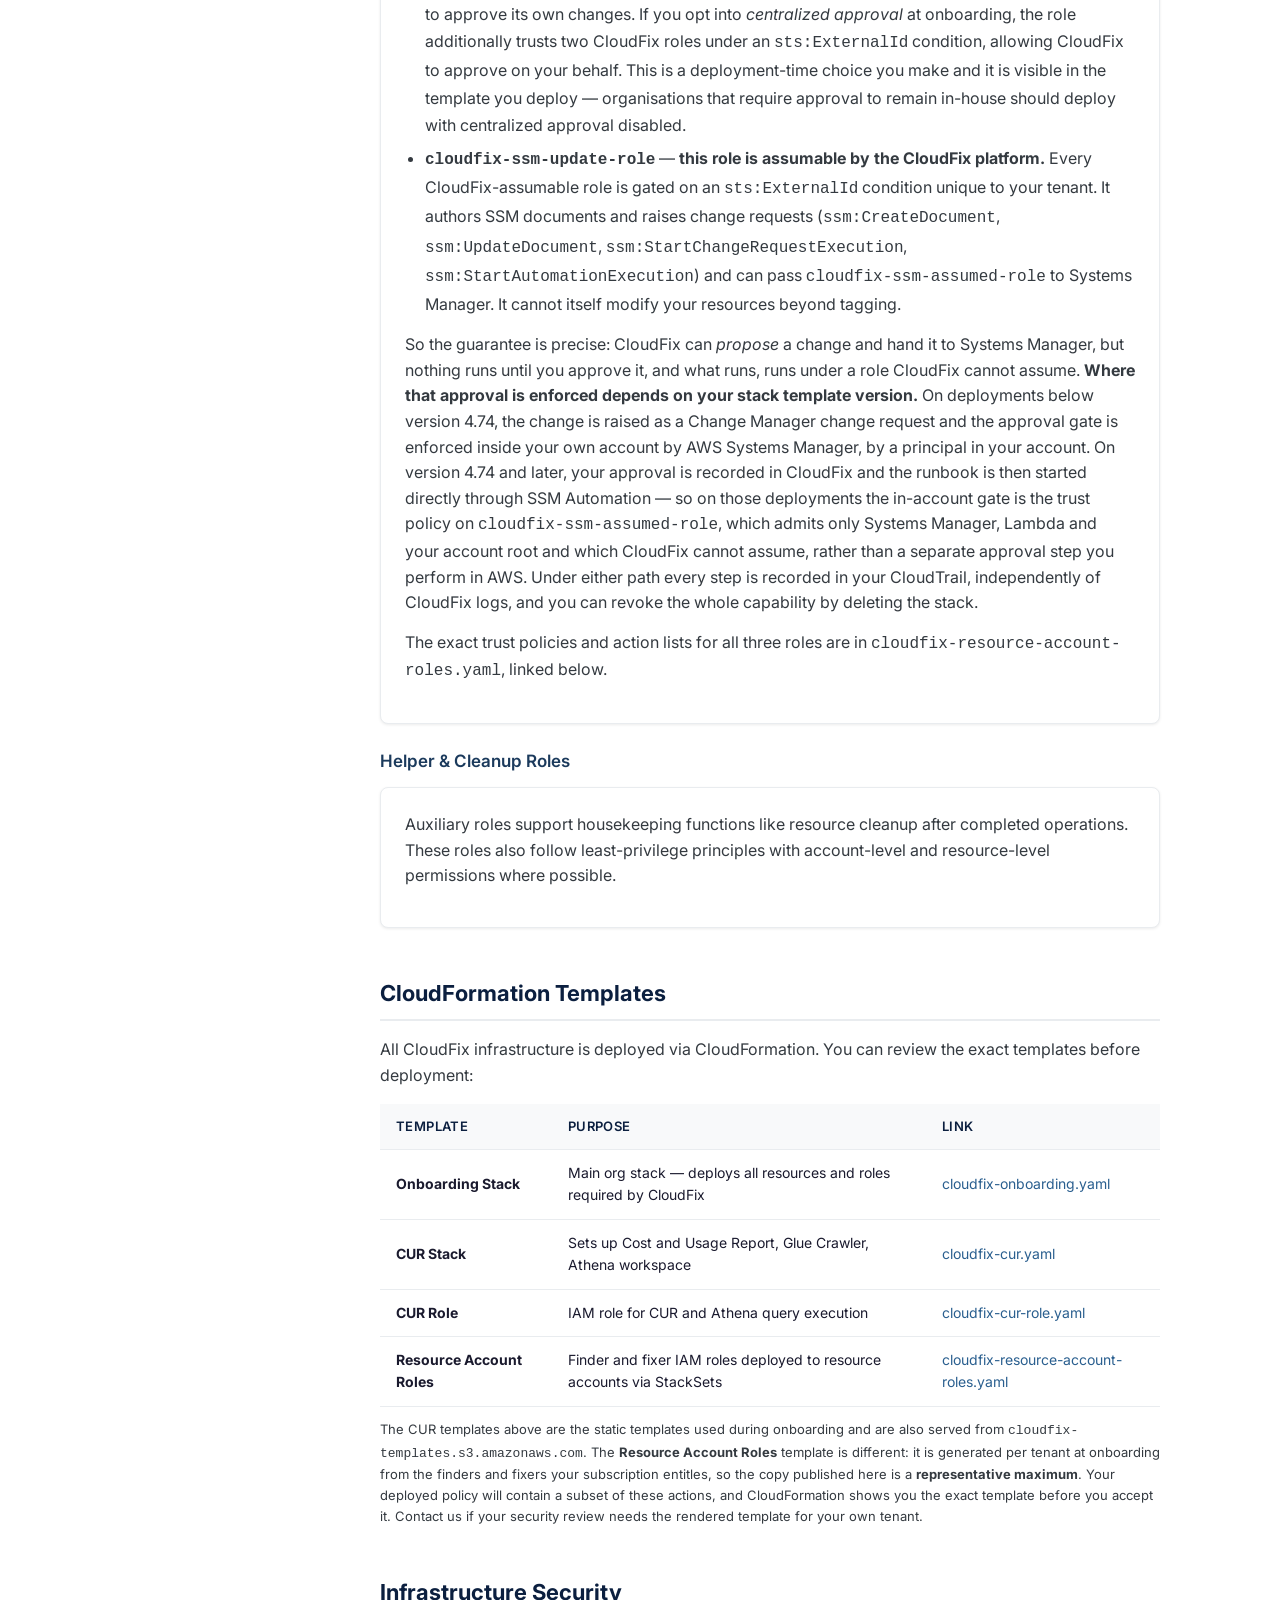
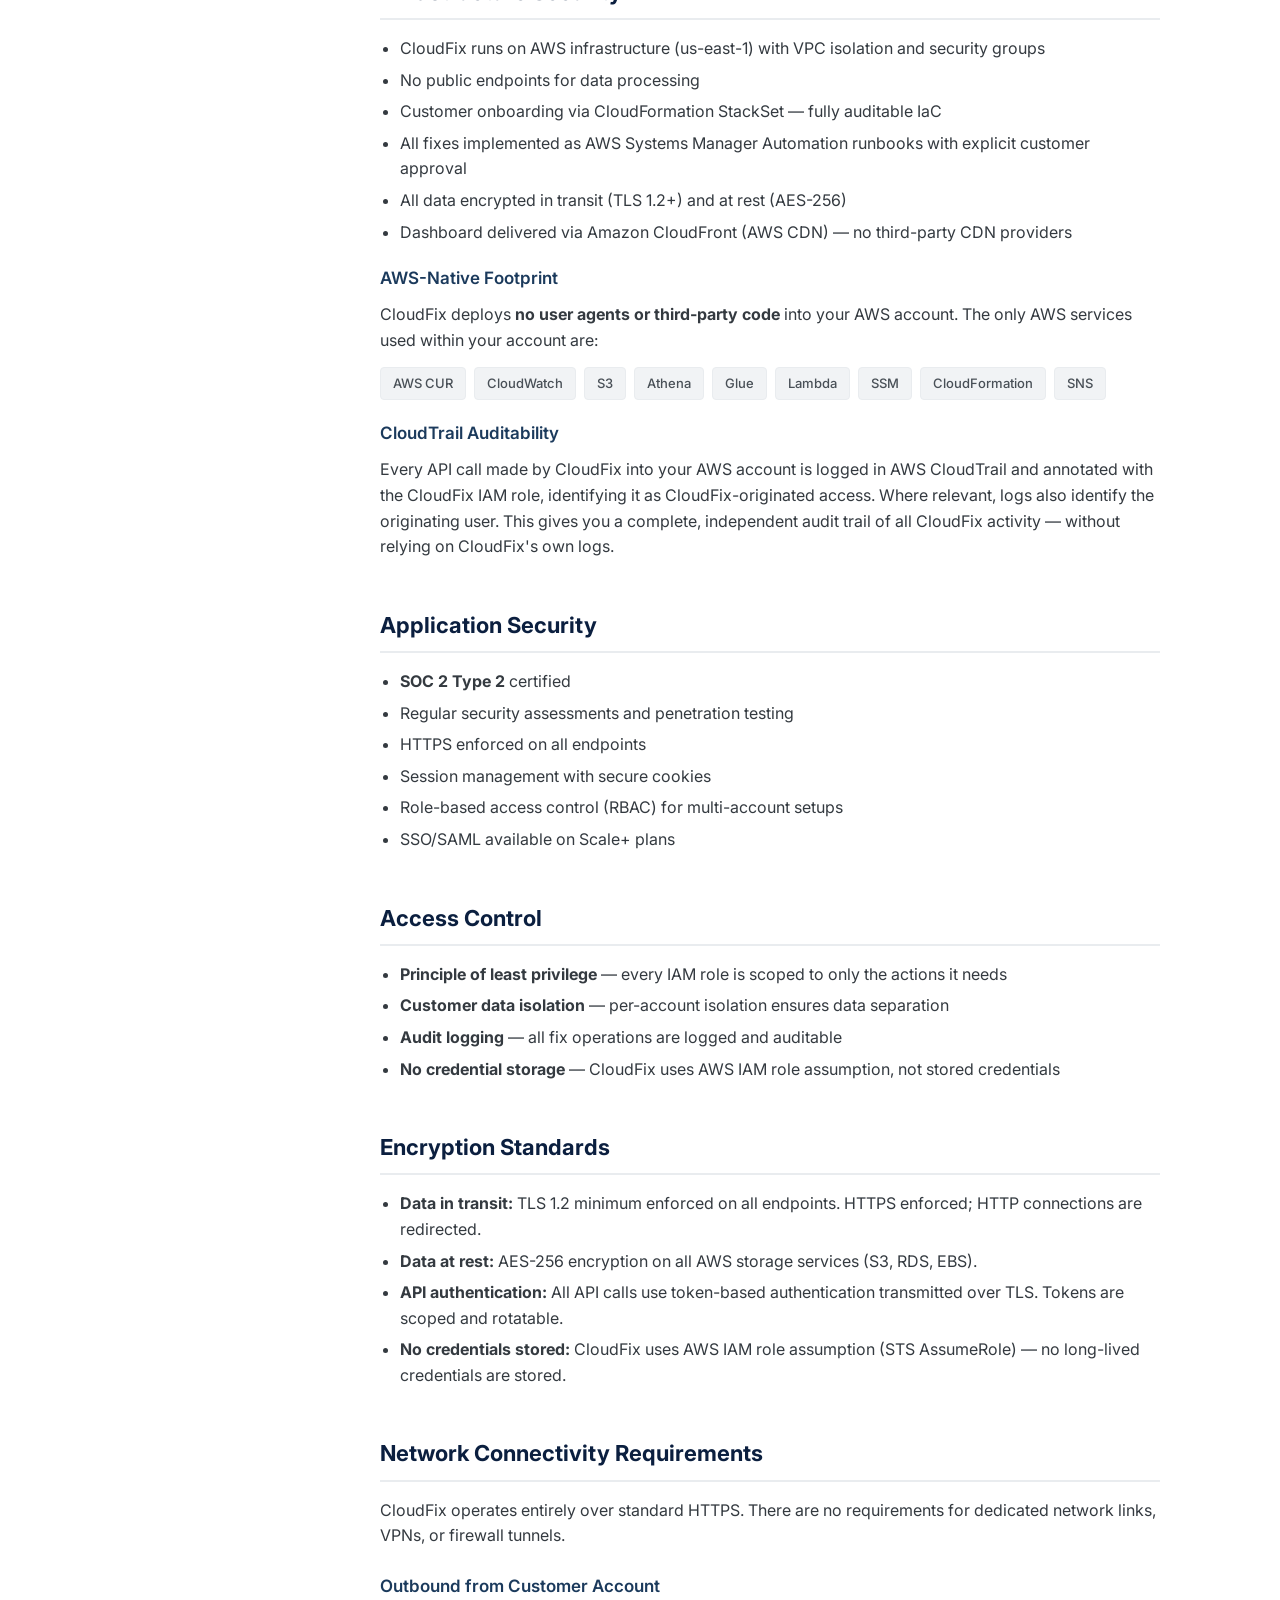
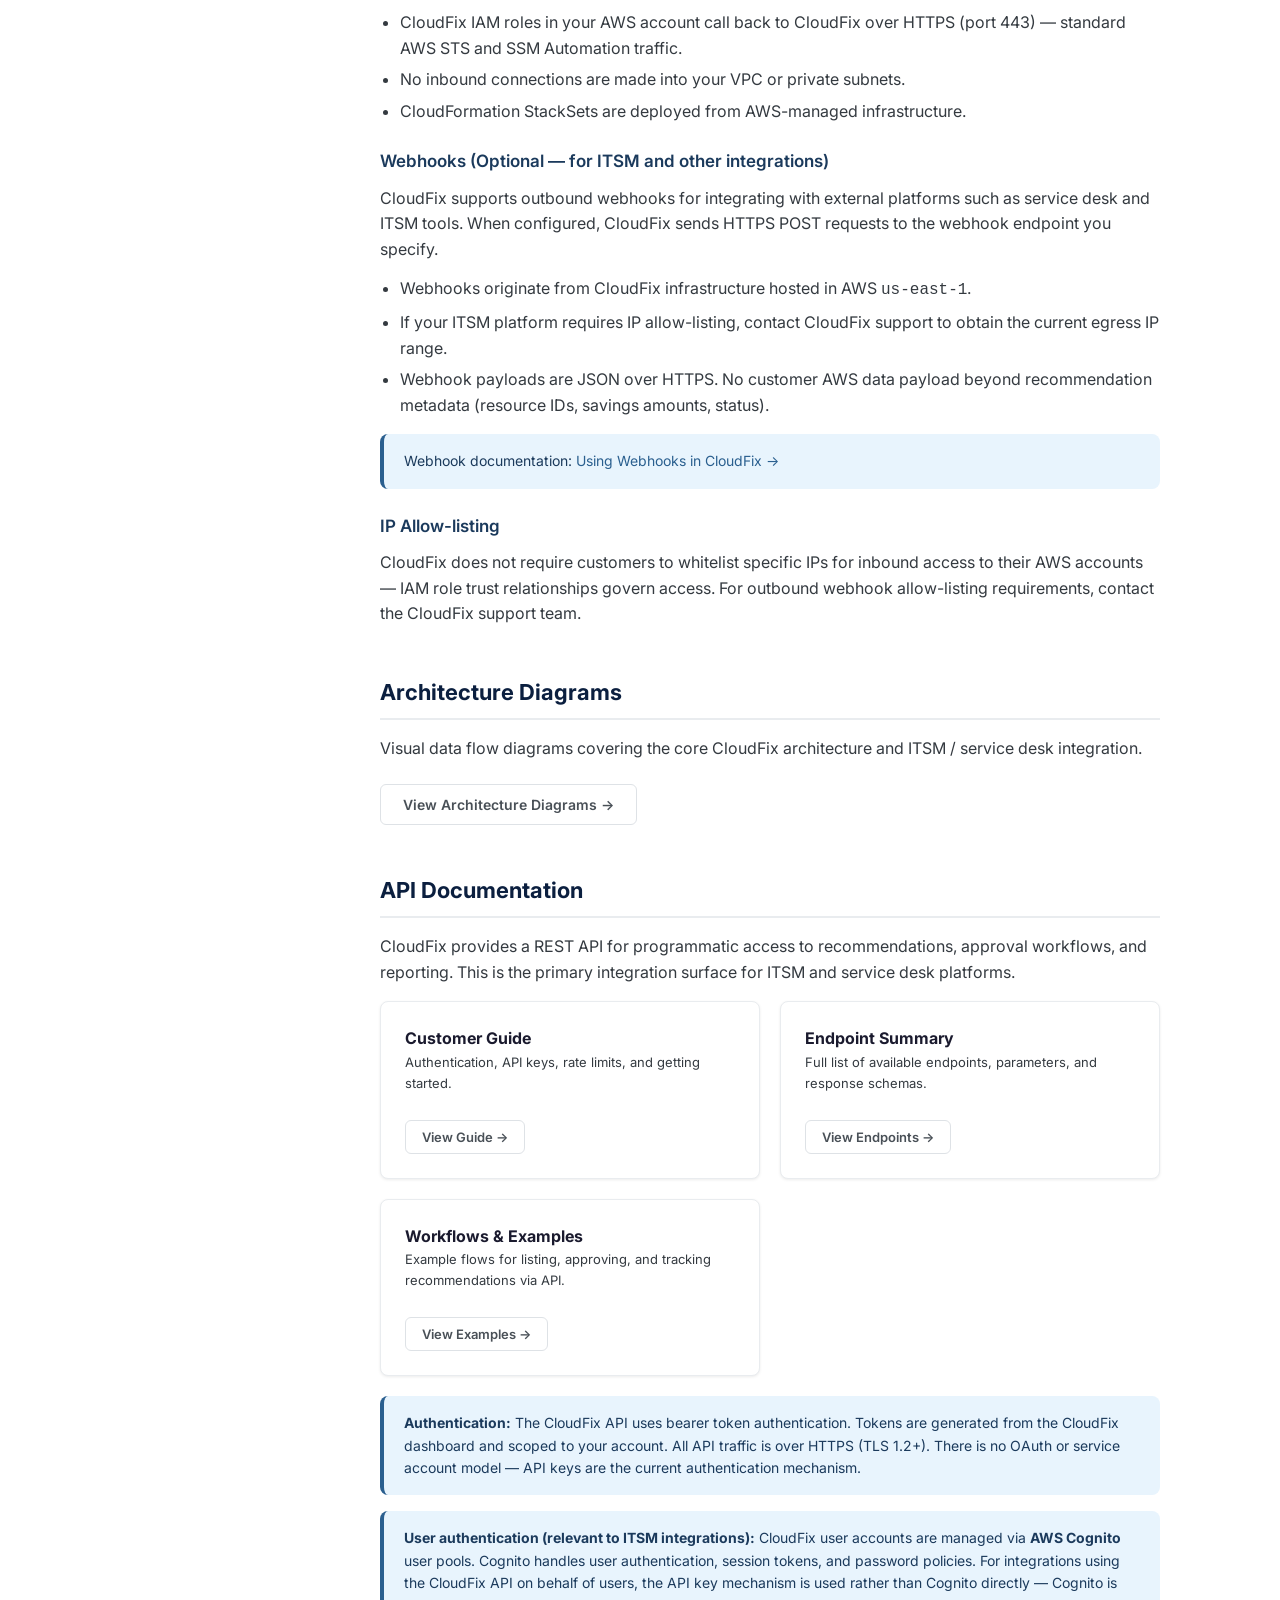
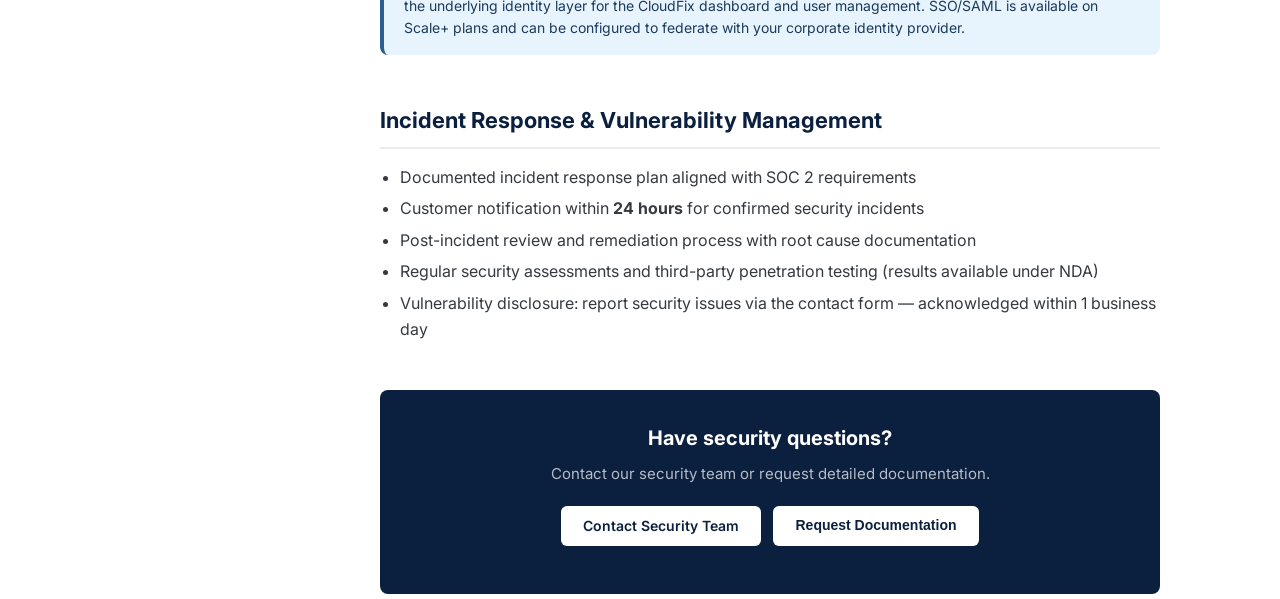
<file: security.html>
<!DOCTYPE html>
<html lang="en">
<head>
  <meta charset="UTF-8">
  <meta name="viewport" content="width=device-width, initial-scale=1.0">
  <title>Trust Center — CloudFix</title>
  <meta name="description" content="CloudFix security architecture, permission model, and infrastructure details.">
  <link rel="icon" type="image/png" href="assets/cloudfix-logo.png">
  <link rel="preconnect" href="https://fonts.googleapis.com">
  <link rel="preconnect" href="https://fonts.gstatic.com" crossorigin>
  <link href="https://fonts.googleapis.com/css2?family=Inter:wght@400;500;600;700&display=swap" rel="stylesheet">
  <link rel="stylesheet" href="css/style.css">
</head>
<body>

<!-- Mobile Header -->
<div class="mobile-header">
  <div class="brand-row">
    <img src="assets/cloudfix-logo.png" alt="CloudFix" class="logo-img">
    
  </div>
  <button class="hamburger" id="hamburger" aria-label="Open menu">
    <svg viewBox="0 0 24 24" fill="none" stroke="currentColor" stroke-width="2" stroke-linecap="round"><line x1="3" y1="6" x2="21" y2="6"/><line x1="3" y1="12" x2="21" y2="12"/><line x1="3" y1="18" x2="21" y2="18"/></svg>
  </button>
</div>
<div class="sidebar-overlay" id="sidebar-overlay"></div>

<div class="layout">
  <!-- Sidebar -->
  <nav class="sidebar" id="sidebar">
    <div class="sidebar-brand">
      <img src="assets/cloudfix-logo.png" alt="CloudFix" class="logo-img">
      <div class="brand-sub">Trust Center</div>
    </div>
    <div class="sidebar-nav">
      <a href="index.html">
        <svg class="nav-icon" viewBox="0 0 24 24" fill="none" stroke="currentColor" stroke-width="2" stroke-linecap="round"><rect x="3" y="3" width="7" height="7"/><rect x="14" y="3" width="7" height="7"/><rect x="3" y="14" width="7" height="7"/><rect x="14" y="14" width="7" height="7"/></svg>
        Overview
      </a>
      <a href="security.html" class="active">
        <svg class="nav-icon" viewBox="0 0 24 24" fill="none" stroke="currentColor" stroke-width="2" stroke-linecap="round"><path d="M12 22s8-4 8-10V5l-8-3-8 3v7c0 6 8 10 8 10z"/></svg>
        Security
      </a>
      <a href="privacy.html">
        <svg class="nav-icon" viewBox="0 0 24 24" fill="none" stroke="currentColor" stroke-width="2" stroke-linecap="round"><rect x="3" y="11" width="18" height="11" rx="2" ry="2"/><path d="M7 11V7a5 5 0 0110 0v4"/></svg>
        Privacy
      </a>
      <a href="compliance.html">
        <svg class="nav-icon" viewBox="0 0 24 24" fill="none" stroke="currentColor" stroke-width="2" stroke-linecap="round"><path d="M22 11.08V12a10 10 0 11-5.93-9.14"/><polyline points="22 4 12 14.01 9 11.01"/></svg>
        Compliance
      </a>
      <a href="data-processing.html">
        <svg class="nav-icon" viewBox="0 0 24 24" fill="none" stroke="currentColor" stroke-width="2" stroke-linecap="round"><path d="M14 2H6a2 2 0 00-2 2v16a2 2 0 002 2h12a2 2 0 002-2V8z"/><polyline points="14 2 14 8 20 8"/><line x1="16" y1="13" x2="8" y2="13"/><line x1="16" y1="17" x2="8" y2="17"/></svg>
        Data Processing
      </a>
      <a href="architecture.html">
        <svg class="nav-icon" viewBox="0 0 24 24" fill="none" stroke="currentColor" stroke-width="2" stroke-linecap="round"><rect x="2" y="3" width="6" height="6" rx="1"/><rect x="9" y="3" width="6" height="6" rx="1"/><rect x="16" y="3" width="6" height="6" rx="1"/><rect x="5" y="14" width="6" height="6" rx="1"/><rect x="13" y="14" width="6" height="6" rx="1"/><line x1="5" y1="9" x2="5" y2="14"/><line x1="12" y1="9" x2="12" y2="14"/><line x1="19" y1="9" x2="16" y2="14"/></svg>
        Architecture
      </a>
      <a href="support.html">
        <svg class="nav-icon" viewBox="0 0 24 24" fill="none" stroke="currentColor" stroke-width="2" stroke-linecap="round"><circle cx="12" cy="12" r="10"/><path d="M9.09 9a3 3 0 015.83 1c0 2-3 3-3 3"/><line x1="12" y1="17" x2="12.01" y2="17"/></svg>
        Support &amp; SLA
      </a>
            <a href="rightspend.html">
        <svg class="nav-icon" viewBox="0 0 24 24" fill="none" stroke="currentColor" stroke-width="2" stroke-linecap="round"><line x1="12" y1="1" x2="12" y2="23"/><path d="M17 5H9.5a3.5 3.5 0 000 7h5a3.5 3.5 0 010 7H6"/></svg>
        RightSpend
      </a>
    <a href="status.html">
        <svg class="nav-icon" viewBox="0 0 24 24" fill="none" stroke="currentColor" stroke-width="2" stroke-linecap="round"><line x1="18" y1="20" x2="18" y2="10"/><line x1="12" y1="20" x2="12" y2="4"/><line x1="6" y1="20" x2="6" y2="14"/></svg>
        Status
      </a>
      <a href="contact.html">
        <svg class="nav-icon" viewBox="0 0 24 24" fill="none" stroke="currentColor" stroke-width="2" stroke-linecap="round"><path d="M4 4h16c1.1 0 2 .9 2 2v12c0 1.1-.9 2-2 2H4c-1.1 0-2-.9-2-2V6c0-1.1.9-2 2-2z"/><polyline points="22,6 12,13 2,6"/></svg>
        Contact
      </a>
    </div>
    <div class="sidebar-footer">
      <a href="https://cloudfix.com" target="_blank" rel="noopener">← Back to cloudfix.com</a>
    </div>
  </nav>

  <!-- Main Content -->
  <main class="main-content">
    <div class="page-wrapper">

      <div class="page-header">
        <h1>Security</h1>
        <p class="subtitle">How CloudFix protects your AWS environment and data.</p>
        <p class="last-updated" data-last-updated></p>
      </div>

      <!-- Finder-Fixer Lifecycle -->
      <div class="section" id="lifecycle">
        <h2>Finder-Fixer Lifecycle</h2>
        <p>CloudFix uses a secure four-step lifecycle to analyze and optimize your AWS infrastructure. At every stage, you maintain full control over your data and changes.</p>

        <div class="lifecycle-steps" style="margin-top:24px;">
          <div class="lifecycle-step">
            <div class="step-number">1</div>
            <div class="step-content">
              <h4>Connect via CloudFormation StackSet</h4>
              <p>You connect your AWS account to CloudFix through a CloudFormation StackSet provided by CloudFix. This creates carefully scoped IAM roles with only the permissions needed for analysis and approved optimizations.</p>
            </div>
          </div>
          <div class="lifecycle-step">
            <div class="step-number">2</div>
            <div class="step-content">
              <h4>Metadata Collection</h4>
              <p>The Finder role collects resource metadata using standard AWS tools — AWS Cost and Usage Reports (CUR), CloudWatch metrics, and resource metadata. Discovery is performed overwhelmingly with <strong>Describe</strong>, <strong>List</strong>, and <strong>Get</strong> actions. A small number of finders require narrower, targeted permissions beyond that — including limited writes such as resource tagging and Athena/CloudWatch Logs operations — and each is granted only when the corresponding finder is enabled for your subscription. The permission model is set out in full in the IAM section below.</p>
            </div>
          </div>
          <div class="lifecycle-step">
            <div class="step-number">3</div>
            <div class="step-content">
              <h4>Optimization Recommendations</h4>
              <p>75+ automated finders analyze the collected metadata to identify cost savings opportunities. Recommendations appear in your CloudFix dashboard with estimated savings, effort, and risk for each finding.</p>
            </div>
          </div>
          <div class="lifecycle-step">
            <div class="step-number">4</div>
            <div class="step-content">
              <h4>Approved Execution via AWS Systems Manager</h4>
              <p>When you approve a fix, CloudFix executes it as an AWS Systems Manager Automation runbook. You must explicitly approve the change before any changes are made. Deployments on stack template version 4.74 or later start the runbook directly through SSM Automation; earlier deployments wrap the same runbooks in AWS Systems Manager Change Manager, which adds a second approval step inside your own account. Under either path no runbook executes without your approval. Changes are executed by a role on <strong>your account</strong> that CloudFix creates but <strong>cannot itself assume or access</strong>.</p>
            </div>
          </div>
        </div>

        <div class="callout callout-success" style="margin-top:16px;">
          <strong>No changes to core resources (EC2, Volumes, S3, RDS, etc.) are made unless a change template is approved by you.</strong> The role that executes the change (<code>cloudfix-ssm-assumed-role</code>) is created by CloudFix but <strong>cannot be assumed or accessed by CloudFix directly</strong> — it is invoked only by AWS Systems Manager within your account, and in the default deployment the approver role trusts your account alone.
        </div>
      </div>

      <!-- IAM Role Structure -->
      <div class="section" id="iam-roles">
        <h2>IAM Role Architecture</h2>
        <p>CloudFix creates a set of minimally-scoped IAM roles in your AWS account. Each role follows the principle of least privilege and is limited to specific service areas.</p>

        <h3>Core Functionality Roles</h3>
        <div class="card" style="margin:12px 0 20px;">
          <p><strong>cloudfix-athena-query-execution-role</strong> — Queries AWS Cost and Usage Reports via Amazon Athena. Manages AWS Organizations data and CloudFormation stack operations. This role processes billing data, not infrastructure data.</p>
        </div>

        <h3>Finder Role</h3>
        <div class="card" style="margin:12px 0 20px;">
          <p><strong>cloudfix-finder-role</strong> — Discovers optimization opportunities across your AWS services. The vast majority of permissions are <code>Describe</code>, <code>List</code>, and <code>Get</code> — passive read operations that make no changes to your resources. The role also holds a small set of non-read permissions required for normal operation. Most are resource tagging (<code>ec2:CreateTags</code>, <code>ec2:DeleteTags</code>, <code>tag:TagResources</code> and the per-service equivalents) and query execution (<code>athena:StartQueryExecution</code>, <code>logs:StartQuery</code>). A few individual finders additionally require an action that is neither a read nor a tag, and each is present only when that finder is entitled for your subscription: <code>s3:GetObject</code> and <code>s3:PutObject</code> (RDS reserved-instance scan), <code>ssm:SendCommand</code> (CloudWatch agent configuration check and SQL Server migration assessment), <code>lambda:InvokeFunction</code> and <code>networkmanager:StartRouteAnalysis</code> (VPC endpoint consolidation), <code>bedrock:InvokeModel</code> (S3 bucket partitioning), and <code>ce:StartCommitmentPurchaseAnalysis</code> (savings-plan analysis). These are granted at <code>Resource: '*'</code> like the rest of the finder policy, so <code>s3:PutObject</code> and <code>ssm:SendCommand</code> in particular are genuinely write-capable; if that is outside your change policy, disabling the corresponding finders removes the actions from your rendered template entirely. It does <strong>not</strong> write to CloudWatch Logs and does <strong>not</strong> publish SNS notifications &mdash; its CloudWatch Logs and SNS permissions are reads only (<code>logs:StartQuery</code>, <code>logs:GetQueryResults</code>, <code>logs:DescribeLogGroups</code>, <code>sns:ListTopics</code>, <code>sns:GetTopicAttributes</code>). CloudWatch Logs writes (<code>logs:CreateLogGroup</code>, <code>logs:CreateLogStream</code>, <code>logs:PutLogEvents</code>) belong to <code>cloudfix-ssm-assumed-role</code>, and SNS topic creation and subscription confirmation (<code>sns:CreateTopic</code>, <code>sns:ConfirmSubscription</code>) to <code>cloudfix-ssm-update-role</code>. CloudFix applies only tag keys prefixed <code>cloudfix:</code> or <code>CloudFix:</code>, and this is enforced in IAM rather than by product behaviour alone: the tagging policy carries a <code>ForAllValues:StringLike</code> condition on <code>aws:TagKeys</code> scoped to <code>cloudfix:*</code> and <code>CloudFix:*</code>, so the role cannot create or delete a tag under any other key. <strong>The finder role holds no broad data-plane access.</strong> It cannot read secrets, Parameter Store values, log events, DynamoDB items, Kinesis records, queue messages, or EBS snapshot block contents, and it holds no delete action and no destructive compute, storage or database modify action against your resources — <code>secretsmanager:GetSecretValue</code>, <code>ssm:GetParameter</code>, <code>logs:GetLogEvents</code>, <code>dynamodb:GetItem</code>/<code>Scan</code>/<code>Query</code>, <code>kinesis:GetRecords</code>, <code>sqs:ReceiveMessage</code>, <code>rds-data:ExecuteStatement</code>, <code>ebs:GetSnapshotBlock</code> and <code>kms:Decrypt</code> are all absent. The exceptions are the finder-specific actions named above; <code>s3:PutObject</code> and <code>ssm:SendCommand</code> are the two that can change state, and both are scoped to the finders that need them. A small number of individual finders do require targeted reads that go beyond configuration metadata in order to do their job — for example returning CloudWatch Logs Insights result rows for Lambda right-sizing. Each such permission is granted only when the corresponding finder is enabled for your subscription. The exact action list is generated per tenant from the finders your subscription entitles, so a deployment with fewer entitled finders receives a strictly shorter policy, and tagging permissions are omitted entirely if tagging is not enabled.</p><p style="margin-top:12px;"><strong>For security reviews:</strong> we maintain a complete action-level superset — the union across all registered finders, i.e. the maximum any tenant could receive — with every data-plane permission identified and its purpose explained. <a href="contact.html">Request it here</a> and we will send it to your review team.</p>
          <div class="service-tags">
            <span class="service-tag">EC2</span>
            <span class="service-tag">S3</span>
            <span class="service-tag">RDS</span>
            <span class="service-tag">CloudWatch</span>
            <span class="service-tag">CloudTrail</span>
            <span class="service-tag">DynamoDB</span>
            <span class="service-tag">Lambda</span>
            <span class="service-tag">ECS</span>
            <span class="service-tag">EKS</span>
            <span class="service-tag">ElastiCache</span>
            <span class="service-tag">Aurora</span>
            <span class="service-tag">Redshift</span>
            <span class="service-tag">OpenSearch</span>
            <span class="service-tag">EBS</span>
            <span class="service-tag">EFS</span>
            <span class="service-tag">Kinesis</span>
            <span class="service-tag">SageMaker</span>
            <span class="service-tag">Bedrock</span>
            <span class="service-tag">CloudFront</span>
            <span class="service-tag">VPC</span>
            <span class="service-tag">ELB</span>
            <span class="service-tag">EMR</span>
            <span class="service-tag">Neptune</span>
            <span class="service-tag">MemoryDB</span>
            <span class="service-tag">MSK</span>
            <span class="service-tag">MQ</span>
            <span class="service-tag">DMS</span>
            <span class="service-tag">Kendra</span>
            <span class="service-tag">QuickSight</span>
            <span class="service-tag">Transfer Family</span>
            <span class="service-tag">AWS Backup</span>
          </div>
        </div>

        <h3>Fixer Roles (Require Approval)</h3>
        <div class="card" style="margin:12px 0 20px;">
          <p>Three roles participate in remediation, and the distinction between them is the control boundary:</p><ul style="margin:12px 0 0 20px;line-height:1.7;"><li><strong><code>cloudfix-ssm-assumed-role</code></strong> — the role that actually performs the change. Its trust policy admits only <code>ssm.amazonaws.com</code>, <code>lambda.amazonaws.com</code>, and your own account root. <strong>CloudFix cannot assume it.</strong> It is invoked by AWS Systems Manager inside your account, after approval.</li><li><strong><code>cloudfix-fixer-approver-role</code></strong> — lists and approves SSM change templates. This role belongs to the Change Manager path; deployments on stack template version 4.74 or later that run direct SSM Automation do not exercise it. In the default deployment its trust policy admits <strong>your account root only</strong>, so approval authority rests entirely with you and CloudFix has no path to approve its own changes. If you opt into <em>centralized approval</em> at onboarding, the role additionally trusts two CloudFix roles under an <code>sts:ExternalId</code> condition, allowing CloudFix to approve on your behalf. This is a deployment-time choice you make and it is visible in the template you deploy — organisations that require approval to remain in-house should deploy with centralized approval disabled.</li><li><strong><code>cloudfix-ssm-update-role</code></strong> — <strong>this role is assumable by the CloudFix platform.</strong> Every CloudFix-assumable role is gated on an <code>sts:ExternalId</code> condition unique to your tenant. It authors SSM documents and raises change requests (<code>ssm:CreateDocument</code>, <code>ssm:UpdateDocument</code>, <code>ssm:StartChangeRequestExecution</code>, <code>ssm:StartAutomationExecution</code>) and can pass <code>cloudfix-ssm-assumed-role</code> to Systems Manager. It cannot itself modify your resources beyond tagging.</li></ul><p style="margin-top:14px;">So the guarantee is precise: CloudFix can <em>propose</em> a change and hand it to Systems Manager, but nothing runs until you approve it, and what runs, runs under a role CloudFix cannot assume. <strong>Where that approval is enforced depends on your stack template version.</strong> On deployments below version 4.74, the change is raised as a Change Manager change request and the approval gate is enforced inside your own account by AWS Systems Manager, by a principal in your account. On version 4.74 and later, your approval is recorded in CloudFix and the runbook is then started directly through SSM Automation — so on those deployments the in-account gate is the trust policy on <code>cloudfix-ssm-assumed-role</code>, which admits only Systems Manager, Lambda and your account root and which CloudFix cannot assume, rather than a separate approval step you perform in AWS. Under either path every step is recorded in your CloudTrail, independently of CloudFix logs, and you can revoke the whole capability by deleting the stack.</p><p style="margin-top:14px;">The exact trust policies and action lists for all three roles are in <code>cloudfix-resource-account-roles.yaml</code>, linked below.</p>
        </div>

        <h3>Helper &amp; Cleanup Roles</h3>
        <div class="card" style="margin:12px 0;">
          <p>Auxiliary roles support housekeeping functions like resource cleanup after completed operations. These roles also follow least-privilege principles with account-level and resource-level permissions where possible.</p>
        </div>
      </div>

      <!-- CloudFormation Templates -->
      <div class="section" id="templates">
        <h2>CloudFormation Templates</h2>
        <p>All CloudFix infrastructure is deployed via CloudFormation. You can review the exact templates before deployment:</p>
        <table style="width:100%;margin-top:16px;">
          <thead>
            <tr><th>Template</th><th>Purpose</th><th>Link</th></tr>
          </thead>
          <tbody>
            <tr>
              <td><strong>Onboarding Stack</strong></td>
              <td>Main org stack — deploys all resources and roles required by CloudFix</td>
              <td><a href="documents/cloudfix-onboarding.yaml" target="_blank">cloudfix-onboarding.yaml</a></td>
            </tr>
            <tr>
              <td><strong>CUR Stack</strong></td>
              <td>Sets up Cost and Usage Report, Glue Crawler, Athena workspace</td>
              <td><a href="documents/cloudfix-cur.yaml" target="_blank">cloudfix-cur.yaml</a></td>
            </tr>
            <tr>
              <td><strong>CUR Role</strong></td>
              <td>IAM role for CUR and Athena query execution</td>
              <td><a href="documents/cloudfix-cur-role.yaml" target="_blank">cloudfix-cur-role.yaml</a></td>
            </tr>
            <tr>
              <td><strong>Resource Account Roles</strong></td>
              <td>Finder and fixer IAM roles deployed to resource accounts via StackSets</td>
              <td><a href="documents/cloudfix-resource-account-roles.yaml" target="_blank">cloudfix-resource-account-roles.yaml</a></td>
            </tr>
          </tbody>
        </table>
        <p class="text-sm text-muted" style="margin-top:12px;">The CUR templates above are the static templates used during onboarding and are also served from <code>cloudfix-templates.s3.amazonaws.com</code>. The <strong>Resource Account Roles</strong> template is different: it is generated per tenant at onboarding from the finders and fixers your subscription entitles, so the copy published here is a <strong>representative maximum</strong>. Your deployed policy will contain a subset of these actions, and CloudFormation shows you the exact template before you accept it. Contact us if your security review needs the rendered template for your own tenant.</p>
      </div>

      <!-- Infrastructure Security -->
      <div class="section" id="infrastructure">
        <h2>Infrastructure Security</h2>
        <ul>
          <li>CloudFix runs on AWS infrastructure (us-east-1) with VPC isolation and security groups</li>
          <li>No public endpoints for data processing</li>
          <li>Customer onboarding via CloudFormation StackSet — fully auditable IaC</li>
          <li>All fixes implemented as AWS Systems Manager Automation runbooks with explicit customer approval</li>
          <li>All data encrypted in transit (TLS 1.2+) and at rest (AES-256)</li>
          <li>Dashboard delivered via Amazon CloudFront (AWS CDN) — no third-party CDN providers</li>
        </ul>

        <h3 style="margin-top:20px;">AWS-Native Footprint</h3>
        <p>CloudFix deploys <strong>no user agents or third-party code</strong> into your AWS account. The only AWS services used within your account are:</p>
        <div class="service-tags" style="margin-top:8px;">
          <span class="service-tag">AWS CUR</span>
          <span class="service-tag">CloudWatch</span>
          <span class="service-tag">S3</span>
          <span class="service-tag">Athena</span>
          <span class="service-tag">Glue</span>
          <span class="service-tag">Lambda</span>
          <span class="service-tag">SSM</span>
          <span class="service-tag">CloudFormation</span>
          <span class="service-tag">SNS</span>
        </div>

        <h3 style="margin-top:20px;">CloudTrail Auditability</h3>
        <p>Every API call made by CloudFix into your AWS account is logged in AWS CloudTrail and annotated with the CloudFix IAM role, identifying it as CloudFix-originated access. Where relevant, logs also identify the originating user. This gives you a complete, independent audit trail of all CloudFix activity — without relying on CloudFix's own logs.</p>
      </div>

      <!-- Application Security -->
      <div class="section" id="application">
        <h2>Application Security</h2>
        <ul>
          <li><strong>SOC 2 Type 2</strong> certified</li>
          <li>Regular security assessments and penetration testing</li>
          <li>HTTPS enforced on all endpoints</li>
          <li>Session management with secure cookies</li>
          <li>Role-based access control (RBAC) for multi-account setups</li>
          <li>SSO/SAML available on Scale+ plans</li>
        </ul>
      </div>

      <!-- Access Control -->
      <div class="section" id="access-control">
        <h2>Access Control</h2>
        <ul>
          <li><strong>Principle of least privilege</strong> — every IAM role is scoped to only the actions it needs</li>
          <li><strong>Customer data isolation</strong> — per-account isolation ensures data separation</li>
          <li><strong>Audit logging</strong> — all fix operations are logged and auditable</li>
          <li><strong>No credential storage</strong> — CloudFix uses AWS IAM role assumption, not stored credentials</li>
        </ul>
      </div>

      <!-- Encryption -->
      <div class="section" id="encryption">
        <h2>Encryption Standards</h2>
        <ul>
          <li><strong>Data in transit:</strong> TLS 1.2 minimum enforced on all endpoints. HTTPS enforced; HTTP connections are redirected.</li>
          <li><strong>Data at rest:</strong> AES-256 encryption on all AWS storage services (S3, RDS, EBS).</li>
          <li><strong>API authentication:</strong> All API calls use token-based authentication transmitted over TLS. Tokens are scoped and rotatable.</li>
          <li><strong>No credentials stored:</strong> CloudFix uses AWS IAM role assumption (STS AssumeRole) — no long-lived credentials are stored.</li>
        </ul>
      </div>

      <!-- Network Connectivity -->
      <div class="section" id="network">
        <h2>Network Connectivity Requirements</h2>
        <p>CloudFix operates entirely over standard HTTPS. There are no requirements for dedicated network links, VPNs, or firewall tunnels.</p>

        <h3>Outbound from Customer Account</h3>
        <ul>
          <li>CloudFix IAM roles in your AWS account call back to CloudFix over HTTPS (port 443) — standard AWS STS and SSM Automation traffic.</li>
          <li>No inbound connections are made into your VPC or private subnets.</li>
          <li>CloudFormation StackSets are deployed from AWS-managed infrastructure.</li>
        </ul>

        <h3>Webhooks (Optional — for ITSM and other integrations)</h3>
        <p>CloudFix supports outbound webhooks for integrating with external platforms such as service desk and ITSM tools. When configured, CloudFix sends HTTPS POST requests to the webhook endpoint you specify.</p>
        <ul>
          <li>Webhooks originate from CloudFix infrastructure hosted in AWS <code>us-east-1</code>.</li>
          <li>If your ITSM platform requires IP allow-listing, contact CloudFix support to obtain the current egress IP range.</li>
          <li>Webhook payloads are JSON over HTTPS. No customer AWS data payload beyond recommendation metadata (resource IDs, savings amounts, status).</li>
        </ul>
        <div class="callout callout-info" style="margin-top:12px;">
          Webhook documentation: <a href="https://support.cloudfix.com/article/16954-using-webhooks-in-cloudfix" target="_blank" rel="noopener">Using Webhooks in CloudFix →</a>
        </div>

        <h3>IP Allow-listing</h3>
        <p>CloudFix does not require customers to whitelist specific IPs for inbound access to their AWS accounts — IAM role trust relationships govern access. For outbound webhook allow-listing requirements, contact the CloudFix support team.</p>
      </div>

      <!-- Architecture Diagrams -->
      <div class="section" id="architecture">
        <h2>Architecture Diagrams</h2>
        <p>Visual data flow diagrams covering the core CloudFix architecture and ITSM / service desk integration.</p>
        <a href="architecture.html" class="btn btn-outline" style="margin-top:8px;">View Architecture Diagrams →</a>
      </div>

      <!-- API Documentation -->
      <div class="section" id="api-docs">
        <h2>API Documentation</h2>
        <p>CloudFix provides a REST API for programmatic access to recommendations, approval workflows, and reporting. This is the primary integration surface for ITSM and service desk platforms.</p>
        <div class="card-grid" style="margin-top:16px;">
          <div class="card">
            <h4 style="margin-top:0;">Customer Guide</h4>
            <p class="text-sm text-muted">Authentication, API keys, rate limits, and getting started.</p>
            <a href="https://support.cloudfix.com/article/129569-cloudfix-api-customer-guide" target="_blank" rel="noopener" class="btn btn-outline btn-sm" style="margin-top:12px;">View Guide →</a>
          </div>
          <div class="card">
            <h4 style="margin-top:0;">Endpoint Summary</h4>
            <p class="text-sm text-muted">Full list of available endpoints, parameters, and response schemas.</p>
            <a href="https://support.cloudfix.com/article/129570-cloudfix-api-endpoint-summary" target="_blank" rel="noopener" class="btn btn-outline btn-sm" style="margin-top:12px;">View Endpoints →</a>
          </div>
          <div class="card">
            <h4 style="margin-top:0;">Workflows &amp; Examples</h4>
            <p class="text-sm text-muted">Example flows for listing, approving, and tracking recommendations via API.</p>
            <a href="https://support.cloudfix.com/article/129571-cloudfix-api-workflows-and-examples" target="_blank" rel="noopener" class="btn btn-outline btn-sm" style="margin-top:12px;">View Examples →</a>
          </div>
        </div>
        <div class="callout callout-info" style="margin-top:16px;">
          <strong>Authentication:</strong> The CloudFix API uses bearer token authentication. Tokens are generated from the CloudFix dashboard and scoped to your account. All API traffic is over HTTPS (TLS 1.2+). There is no OAuth or service account model — API keys are the current authentication mechanism.
        </div>
        <div class="callout callout-info" style="margin-top:12px;">
          <strong>User authentication (relevant to ITSM integrations):</strong> CloudFix user accounts are managed via <strong>AWS Cognito</strong> user pools. Cognito handles user authentication, session tokens, and password policies. For integrations using the CloudFix API on behalf of users, the API key mechanism is used rather than Cognito directly — Cognito is the underlying identity layer for the CloudFix dashboard and user management. SSO/SAML is available on Scale+ plans and can be configured to federate with your corporate identity provider.
        </div>
      </div>

      <!-- Incident Response -->
      <div class="section" id="incident-response">
        <h2>Incident Response &amp; Vulnerability Management</h2>
        <ul>
          <li>Documented incident response plan aligned with SOC 2 requirements</li>
          <li>Customer notification within <strong>24 hours</strong> for confirmed security incidents</li>
          <li>Post-incident review and remediation process with root cause documentation</li>
          <li>Regular security assessments and third-party penetration testing (results available under NDA)</li>
          <li>Vulnerability disclosure: report security issues via the contact form — acknowledged within 1 business day</li>
        </ul>
      </div>

      <!-- CTA -->
      <div class="cta-banner">
        <h3>Have security questions?</h3>
        <p>Contact our security team or request detailed documentation.</p>
        <div class="btn-group" style="justify-content:center;">
          <a href="contact.html" class="btn">Contact Security Team</a>
          <button class="btn" data-open-modal>Request Documentation</button>
        </div>
      </div>

    </div>
  </main>
</div>

<!-- Request Access Modal -->
<div class="modal-overlay" id="request-modal">
  <div class="modal">
    <div class="modal-header">
      <h3>Request Security Documentation</h3>
      <button class="modal-close" id="modal-close">&times;</button>
    </div>
    <div class="modal-body">
      <form id="request-access-form">
        <div class="form-group">
          <label for="req-name">Full Name *</label>
          <input type="text" id="req-name" name="name" required>
        </div>
        <div class="form-group">
          <label for="req-company">Company *</label>
          <input type="text" id="req-company" name="company" required>
        </div>
        <div class="form-group">
          <label for="req-email">Work Email *</label>
          <input type="email" id="req-email" name="email" required>
        </div>
        <div class="form-group">
          <label for="req-need">What do you need?</label>
          <select id="req-need" name="document_type">
            <option value="">Select...</option>
            <option value="soc2-type1">SOC 2 Type 1 Report</option>
            <option value="soc2-type2">SOC 2 Type 2 Report</option>
            <option value="dpa">Data Processing Addendum (DPA)</option>
            <option value="tos">Terms of Service</option>
            <option value="privacy">Privacy Policy</option>
            <option value="rightspend">RightSpend Information</option>
            <option value="penetration-test">Penetration Test Summary</option>
            <option value="architecture-diagram">Architecture Diagram</option>
            <option value="other">Other</option>
          </select>
        </div>
        <div class="form-group">
          <label for="req-message">Additional details</label>
          <textarea id="req-message" name="message" rows="3"></textarea>
        </div>
                <div class="form-group" style="display:none;opacity:0;height:0;overflow:hidden;" aria-hidden="true">
          <label for="req-website">Website</label>
          <input type="text" id="req-website" name="website" tabindex="-1" autocomplete="off">
        </div>
        <button type="submit" class="btn btn-primary" style="width:100%;justify-content:center;" id="req-submit-btn">Submit Request</button>
          <p id="req-form-status" style="margin-top:8px;text-align:center;display:none;"></p>
      </form>
    
          <script>
          (function(){
            var form = document.getElementById("request-access-form");
            if(!form) return;
            form.addEventListener("submit", function(e){
              e.preventDefault();
              var btn = document.getElementById("req-submit-btn");
              var st = document.getElementById("req-form-status");
              btn.disabled = true; btn.textContent = "Submitting...";
              var hp = document.getElementById("req-website"); if(hp && hp.value){btn.disabled=false;btn.textContent="Submit Request";return;}
              fetch("https://automate.billgleeson.com/webhook/trust-center-contact", {
                method: "POST",
                headers: {"Content-Type": "application/json"},
                body: JSON.stringify({
                  _t: Math.floor(Date.now()/1000),
                  name: document.getElementById("req-name").value,
                  email: document.getElementById("req-email").value,
                  company: document.getElementById("req-company").value,
                  subject: "Doc Request: " + (document.getElementById("req-need").value || "General"),
                  message: document.getElementById("req-message").value || "(No additional details)"
                })
              }).then(function(r){
                if(r.ok){
                  st.style.display="block"; st.style.color="#059669";
                  st.textContent="✓ Request submitted. We will respond within 2 business days.";
                  form.reset();
                } else { throw new Error("err"); }
              }).catch(function(){
                st.style.display="block"; st.style.color="#dc2626";
                st.textContent="Failed to submit. Please try the contact page.";
              });
              btn.disabled = false; btn.textContent = "Submit Request";
            });
          })();
          </script>
  </div>
  </div>
</div>
</div>
</main>

<script src="js/main.js"></script>
</body>
</html>
</file>
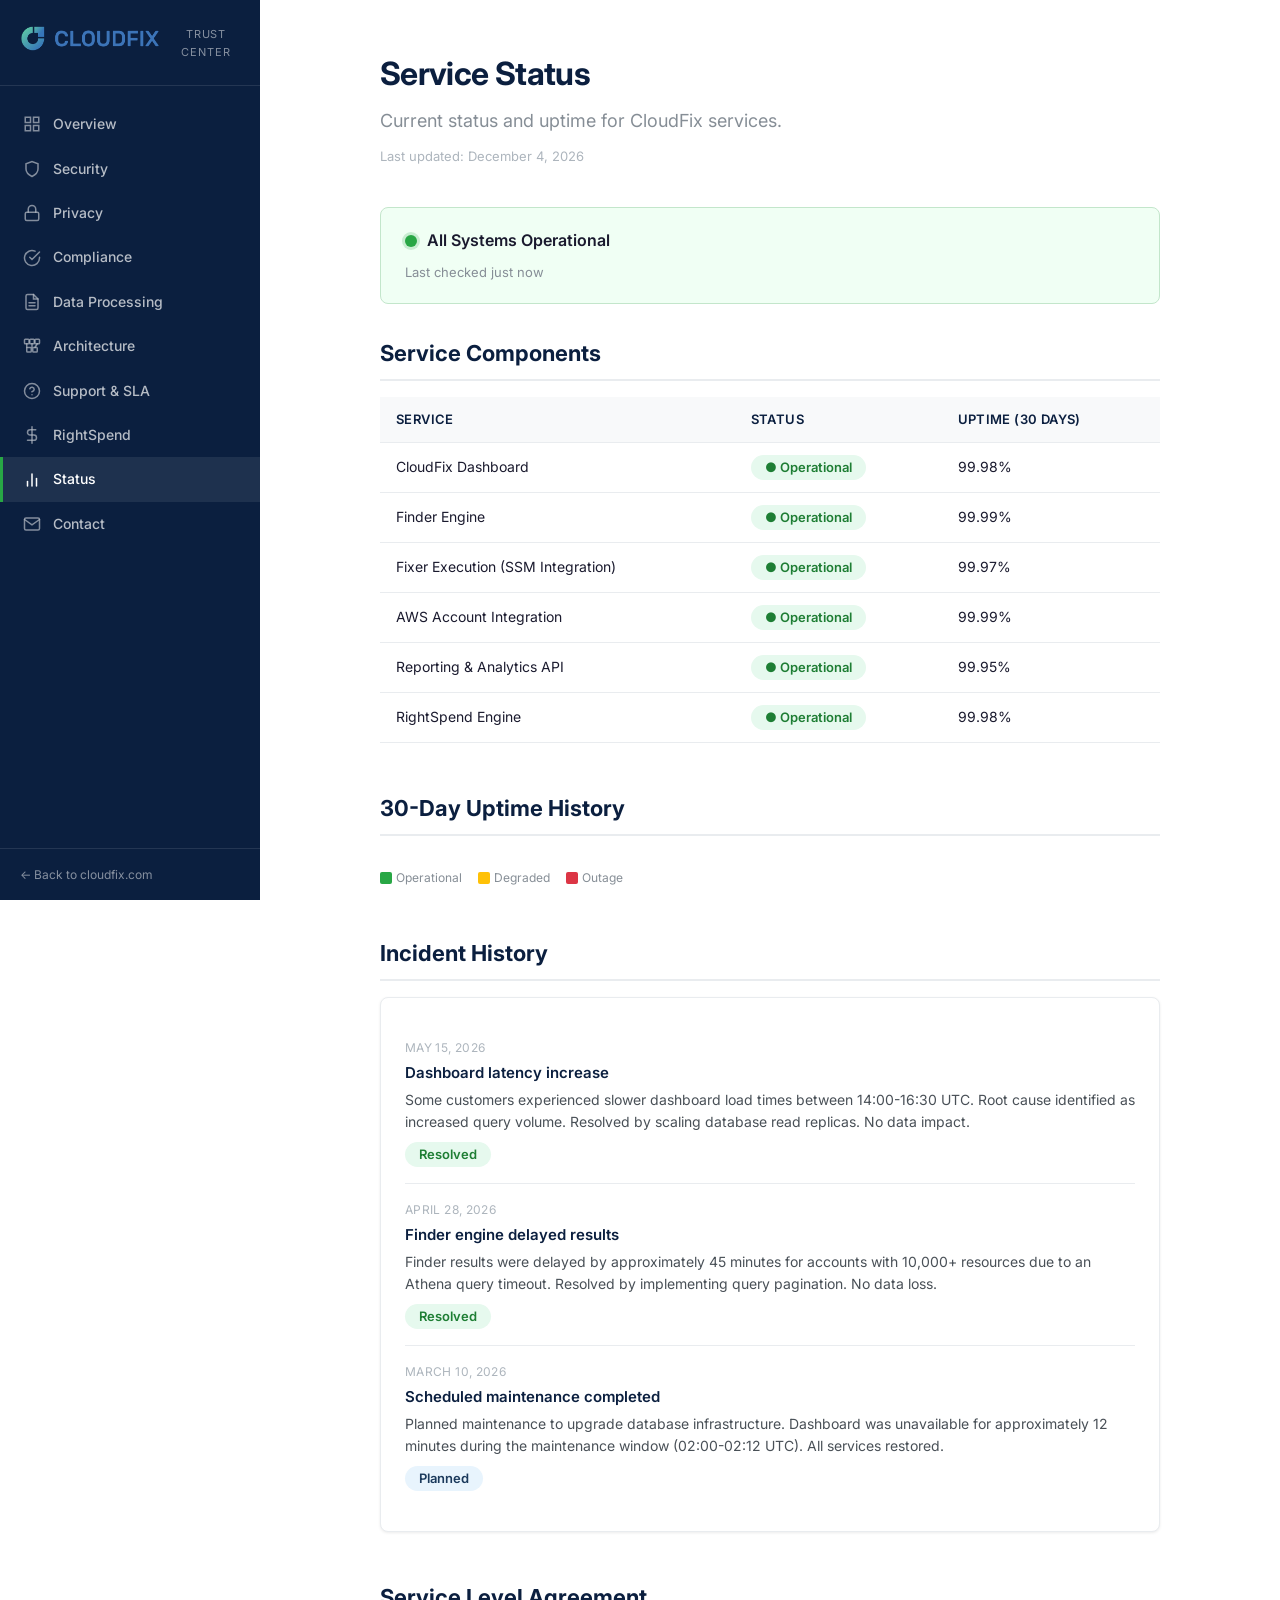
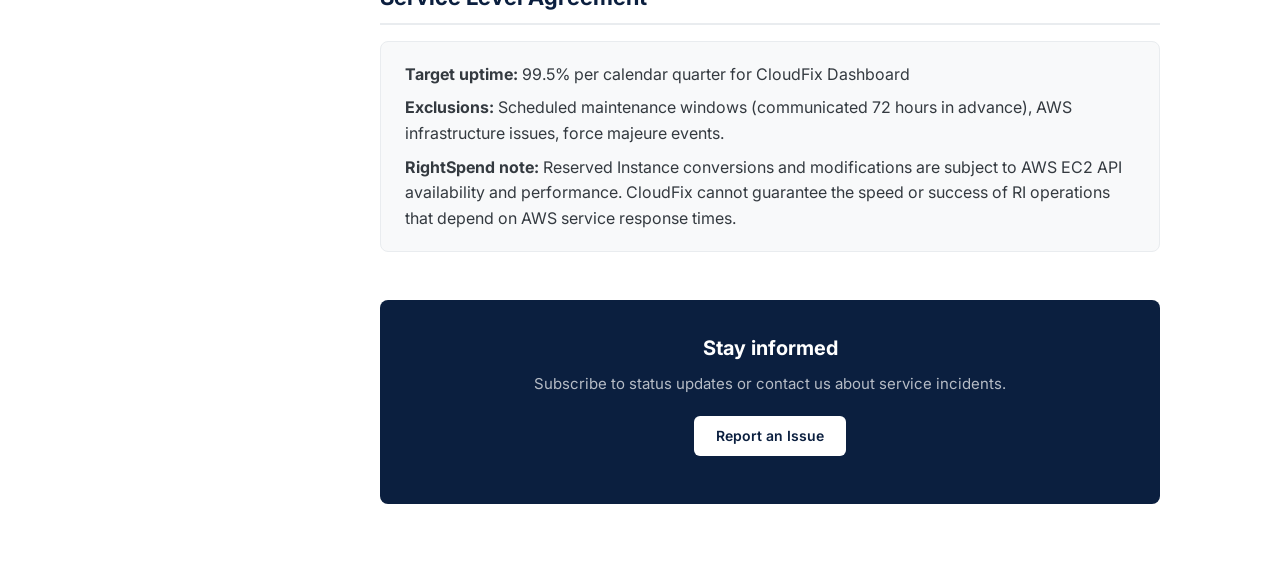
<file: status.html>
<!DOCTYPE html>
<html lang="en">
<head>
  <meta charset="UTF-8">
  <meta name="viewport" content="width=device-width, initial-scale=1.0">
  <title>Trust Center — CloudFix</title>
  <meta name="description" content="CloudFix service status, uptime, and incident history.">
  <link rel="icon" type="image/png" href="assets/cloudfix-logo.png">
  <link rel="preconnect" href="https://fonts.googleapis.com">
  <link rel="preconnect" href="https://fonts.gstatic.com" crossorigin>
  <link href="https://fonts.googleapis.com/css2?family=Inter:wght@400;500;600;700&display=swap" rel="stylesheet">
  <link rel="stylesheet" href="css/style.css">
</head>
<body>

<!-- Mobile Header -->
<div class="mobile-header">
  <div class="brand-row">
    <img src="assets/cloudfix-logo.png" alt="CloudFix" class="logo-img">
    
  </div>
  <button class="hamburger" id="hamburger" aria-label="Open menu">
    <svg viewBox="0 0 24 24" fill="none" stroke="currentColor" stroke-width="2" stroke-linecap="round"><line x1="3" y1="6" x2="21" y2="6"/><line x1="3" y1="12" x2="21" y2="12"/><line x1="3" y1="18" x2="21" y2="18"/></svg>
  </button>
</div>
<div class="sidebar-overlay" id="sidebar-overlay"></div>

<div class="layout">
  <!-- Sidebar -->
  <nav class="sidebar" id="sidebar">
    <div class="sidebar-brand">
      <img src="assets/cloudfix-logo.png" alt="CloudFix" class="logo-img">
      <div class="brand-sub">Trust Center</div>
    </div>
    <div class="sidebar-nav">
      <a href="index.html">
        <svg class="nav-icon" viewBox="0 0 24 24" fill="none" stroke="currentColor" stroke-width="2" stroke-linecap="round"><rect x="3" y="3" width="7" height="7"/><rect x="14" y="3" width="7" height="7"/><rect x="3" y="14" width="7" height="7"/><rect x="14" y="14" width="7" height="7"/></svg>
        Overview
      </a>
      <a href="security.html">
        <svg class="nav-icon" viewBox="0 0 24 24" fill="none" stroke="currentColor" stroke-width="2" stroke-linecap="round"><path d="M12 22s8-4 8-10V5l-8-3-8 3v7c0 6 8 10 8 10z"/></svg>
        Security
      </a>
      <a href="privacy.html">
        <svg class="nav-icon" viewBox="0 0 24 24" fill="none" stroke="currentColor" stroke-width="2" stroke-linecap="round"><rect x="3" y="11" width="18" height="11" rx="2" ry="2"/><path d="M7 11V7a5 5 0 0110 0v4"/></svg>
        Privacy
      </a>
      <a href="compliance.html">
        <svg class="nav-icon" viewBox="0 0 24 24" fill="none" stroke="currentColor" stroke-width="2" stroke-linecap="round"><path d="M22 11.08V12a10 10 0 11-5.93-9.14"/><polyline points="22 4 12 14.01 9 11.01"/></svg>
        Compliance
      </a>
      <a href="data-processing.html">
        <svg class="nav-icon" viewBox="0 0 24 24" fill="none" stroke="currentColor" stroke-width="2" stroke-linecap="round"><path d="M14 2H6a2 2 0 00-2 2v16a2 2 0 002 2h12a2 2 0 002-2V8z"/><polyline points="14 2 14 8 20 8"/><line x1="16" y1="13" x2="8" y2="13"/><line x1="16" y1="17" x2="8" y2="17"/></svg>
        Data Processing
      </a>
      <a href="architecture.html">
        <svg class="nav-icon" viewBox="0 0 24 24" fill="none" stroke="currentColor" stroke-width="2" stroke-linecap="round"><rect x="2" y="3" width="6" height="6" rx="1"/><rect x="9" y="3" width="6" height="6" rx="1"/><rect x="16" y="3" width="6" height="6" rx="1"/><rect x="5" y="14" width="6" height="6" rx="1"/><rect x="13" y="14" width="6" height="6" rx="1"/><line x1="5" y1="9" x2="5" y2="14"/><line x1="12" y1="9" x2="12" y2="14"/><line x1="19" y1="9" x2="16" y2="14"/></svg>
        Architecture
      </a>
      <a href="support.html">
        <svg class="nav-icon" viewBox="0 0 24 24" fill="none" stroke="currentColor" stroke-width="2" stroke-linecap="round"><circle cx="12" cy="12" r="10"/><path d="M9.09 9a3 3 0 015.83 1c0 2-3 3-3 3"/><line x1="12" y1="17" x2="12.01" y2="17"/></svg>
        Support &amp; SLA
      </a>
            <a href="rightspend.html">
        <svg class="nav-icon" viewBox="0 0 24 24" fill="none" stroke="currentColor" stroke-width="2" stroke-linecap="round"><line x1="12" y1="1" x2="12" y2="23"/><path d="M17 5H9.5a3.5 3.5 0 000 7h5a3.5 3.5 0 010 7H6"/></svg>
        RightSpend
      </a>
      <a href="status.html" class="active">
        <svg class="nav-icon" viewBox="0 0 24 24" fill="none" stroke="currentColor" stroke-width="2" stroke-linecap="round"><line x1="18" y1="20" x2="18" y2="10"/><line x1="12" y1="20" x2="12" y2="4"/><line x1="6" y1="20" x2="6" y2="14"/></svg>
        Status
      </a>
      <a href="contact.html">
        <svg class="nav-icon" viewBox="0 0 24 24" fill="none" stroke="currentColor" stroke-width="2" stroke-linecap="round"><path d="M4 4h16c1.1 0 2 .9 2 2v12c0 1.1-.9 2-2 2H4c-1.1 0-2-.9-2-2V6c0-1.1.9-2 2-2z"/><polyline points="22,6 12,13 2,6"/></svg>
        Contact
      </a>
    </div>
    <div class="sidebar-footer">
      <a href="https://cloudfix.com" target="_blank" rel="noopener">← Back to cloudfix.com</a>
    </div>
  </nav>

  <!-- Main Content -->
  <main class="main-content">
    <div class="page-wrapper">

      <div class="page-header">
        <h1>Service Status</h1>
        <p class="subtitle">Current status and uptime for CloudFix services.</p>
        <p class="last-updated" data-last-updated></p>
      </div>

      <!-- Overall Status -->
      <div class="status-overall">
        <div class="status-indicator">
          <span class="status-dot green"></span>
          <span>All Systems Operational</span>
        </div>
        <p class="text-sm text-muted mt-2 mb-0">Last checked just now</p>
      </div>

      <!-- Service Components -->
      <div class="section">
        <h2>Service Components</h2>
        <div class="table-responsive">
          <table>
            <thead>
              <tr>
                <th>Service</th>
                <th>Status</th>
                <th>Uptime (30 days)</th>
              </tr>
            </thead>
            <tbody>
              <tr>
                <td>CloudFix Dashboard</td>
                <td><span class="badge badge-green">● Operational</span></td>
                <td>99.98%</td>
              </tr>
              <tr>
                <td>Finder Engine</td>
                <td><span class="badge badge-green">● Operational</span></td>
                <td>99.99%</td>
              </tr>
              <tr>
                <td>Fixer Execution (SSM Integration)</td>
                <td><span class="badge badge-green">● Operational</span></td>
                <td>99.97%</td>
              </tr>
              <tr>
                <td>AWS Account Integration</td>
                <td><span class="badge badge-green">● Operational</span></td>
                <td>99.99%</td>
              </tr>
              <tr>
                <td>Reporting &amp; Analytics API</td>
                <td><span class="badge badge-green">● Operational</span></td>
                <td>99.95%</td>
              </tr>
              <tr>
                <td>RightSpend Engine</td>
                <td><span class="badge badge-green">● Operational</span></td>
                <td>99.98%</td>
              </tr>
            </tbody>
          </table>
        </div>
      </div>

      <!-- 30-Day Uptime -->
      <div class="section">
        <h2>30-Day Uptime History</h2>
        <div class="uptime-bar" id="uptime-bar">
          <!-- Generated by JS -->
        </div>
        <div style="display:flex; gap:16px; margin-top:8px; font-size:12px; color:var(--cf-gray-600);">
          <span style="display:flex; align-items:center; gap:4px;"><span style="width:12px;height:12px;background:var(--cf-green);border-radius:2px;display:inline-block;"></span> Operational</span>
          <span style="display:flex; align-items:center; gap:4px;"><span style="width:12px;height:12px;background:var(--status-amber);border-radius:2px;display:inline-block;"></span> Degraded</span>
          <span style="display:flex; align-items:center; gap:4px;"><span style="width:12px;height:12px;background:var(--status-red);border-radius:2px;display:inline-block;"></span> Outage</span>
        </div>
      </div>

      <!-- Incident History -->
      <div class="section">
        <h2>Incident History</h2>

        <div class="card" style="padding:0;">
          <div style="padding:24px;">
            <div class="incident">
              <div class="incident-date">May 15, 2026</div>
              <div class="incident-title">Dashboard latency increase</div>
              <div class="incident-body">
                Some customers experienced slower dashboard load times between 14:00-16:30 UTC. Root cause identified as increased query volume. Resolved by scaling database read replicas. No data impact.
                <br><span class="badge badge-green" style="margin-top:8px;">Resolved</span>
              </div>
            </div>
            <div class="incident">
              <div class="incident-date">April 28, 2026</div>
              <div class="incident-title">Finder engine delayed results</div>
              <div class="incident-body">
                Finder results were delayed by approximately 45 minutes for accounts with 10,000+ resources due to an Athena query timeout. Resolved by implementing query pagination. No data loss.
                <br><span class="badge badge-green" style="margin-top:8px;">Resolved</span>
              </div>
            </div>
            <div class="incident">
              <div class="incident-date">March 10, 2026</div>
              <div class="incident-title">Scheduled maintenance completed</div>
              <div class="incident-body">
                Planned maintenance to upgrade database infrastructure. Dashboard was unavailable for approximately 12 minutes during the maintenance window (02:00-02:12 UTC). All services restored.
                <br><span class="badge badge-blue" style="margin-top:8px;">Planned</span>
              </div>
            </div>
          </div>
        </div>
      </div>

      <!-- SLA -->
      <div class="section">
        <h2>Service Level Agreement</h2>
        <div class="highlight-box">
          <p style="margin:0;"><strong>Target uptime:</strong> 99.5% per calendar quarter for CloudFix Dashboard</p>
          <p style="margin:8px 0 0;"><strong>Exclusions:</strong> Scheduled maintenance windows (communicated 72 hours in advance), AWS infrastructure issues, force majeure events.</p>
          <p style="margin:8px 0 0;"><strong>RightSpend note:</strong> Reserved Instance conversions and modifications are subject to AWS EC2 API availability and performance. CloudFix cannot guarantee the speed or success of RI operations that depend on AWS service response times.</p>
        </div>
      </div>

      <!-- Subscribe -->
      <div class="cta-banner">
        <h3>Stay informed</h3>
        <p>Subscribe to status updates or contact us about service incidents.</p>
        <div class="btn-group" style="justify-content:center;">
          <a href="contact.html" class="btn">Report an Issue</a>
        </div>
      </div>

    </div>
  </main>
</div>

<script src="js/main.js"></script>
</body>
</html>
</file>
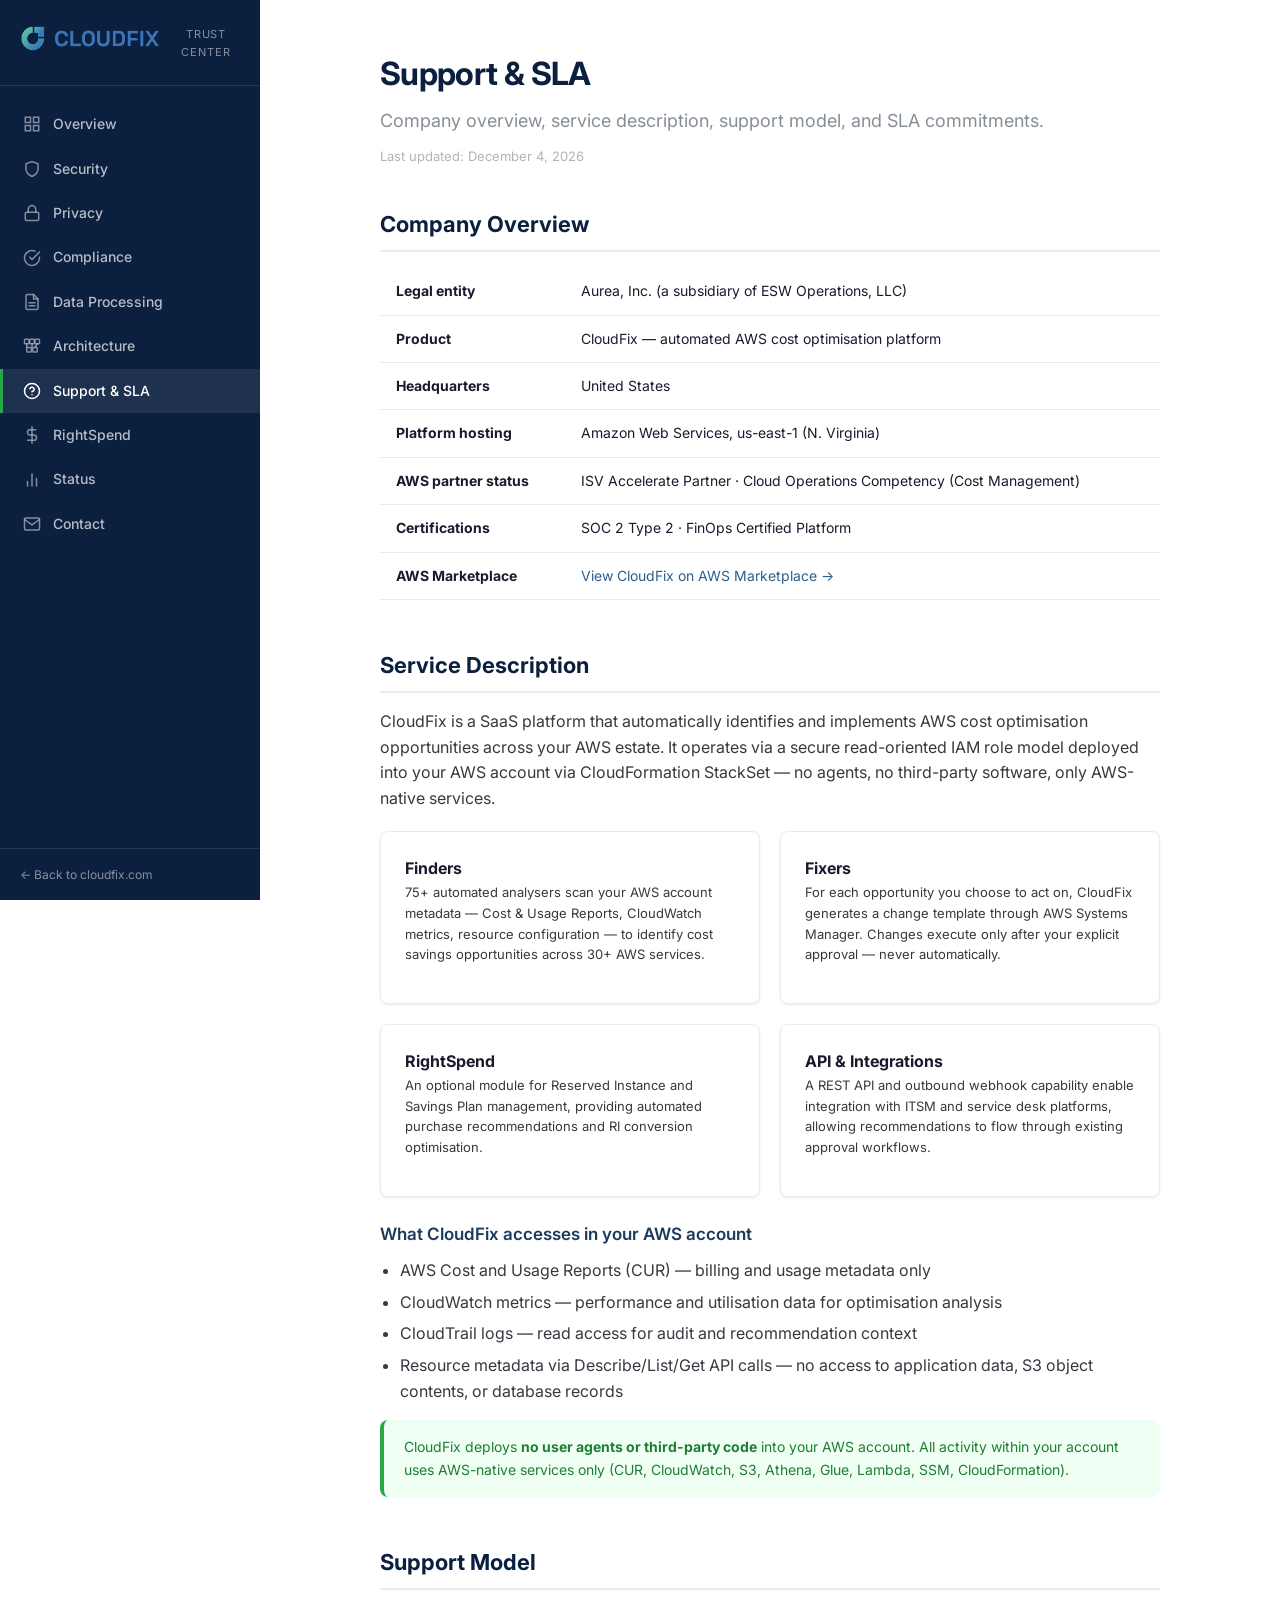
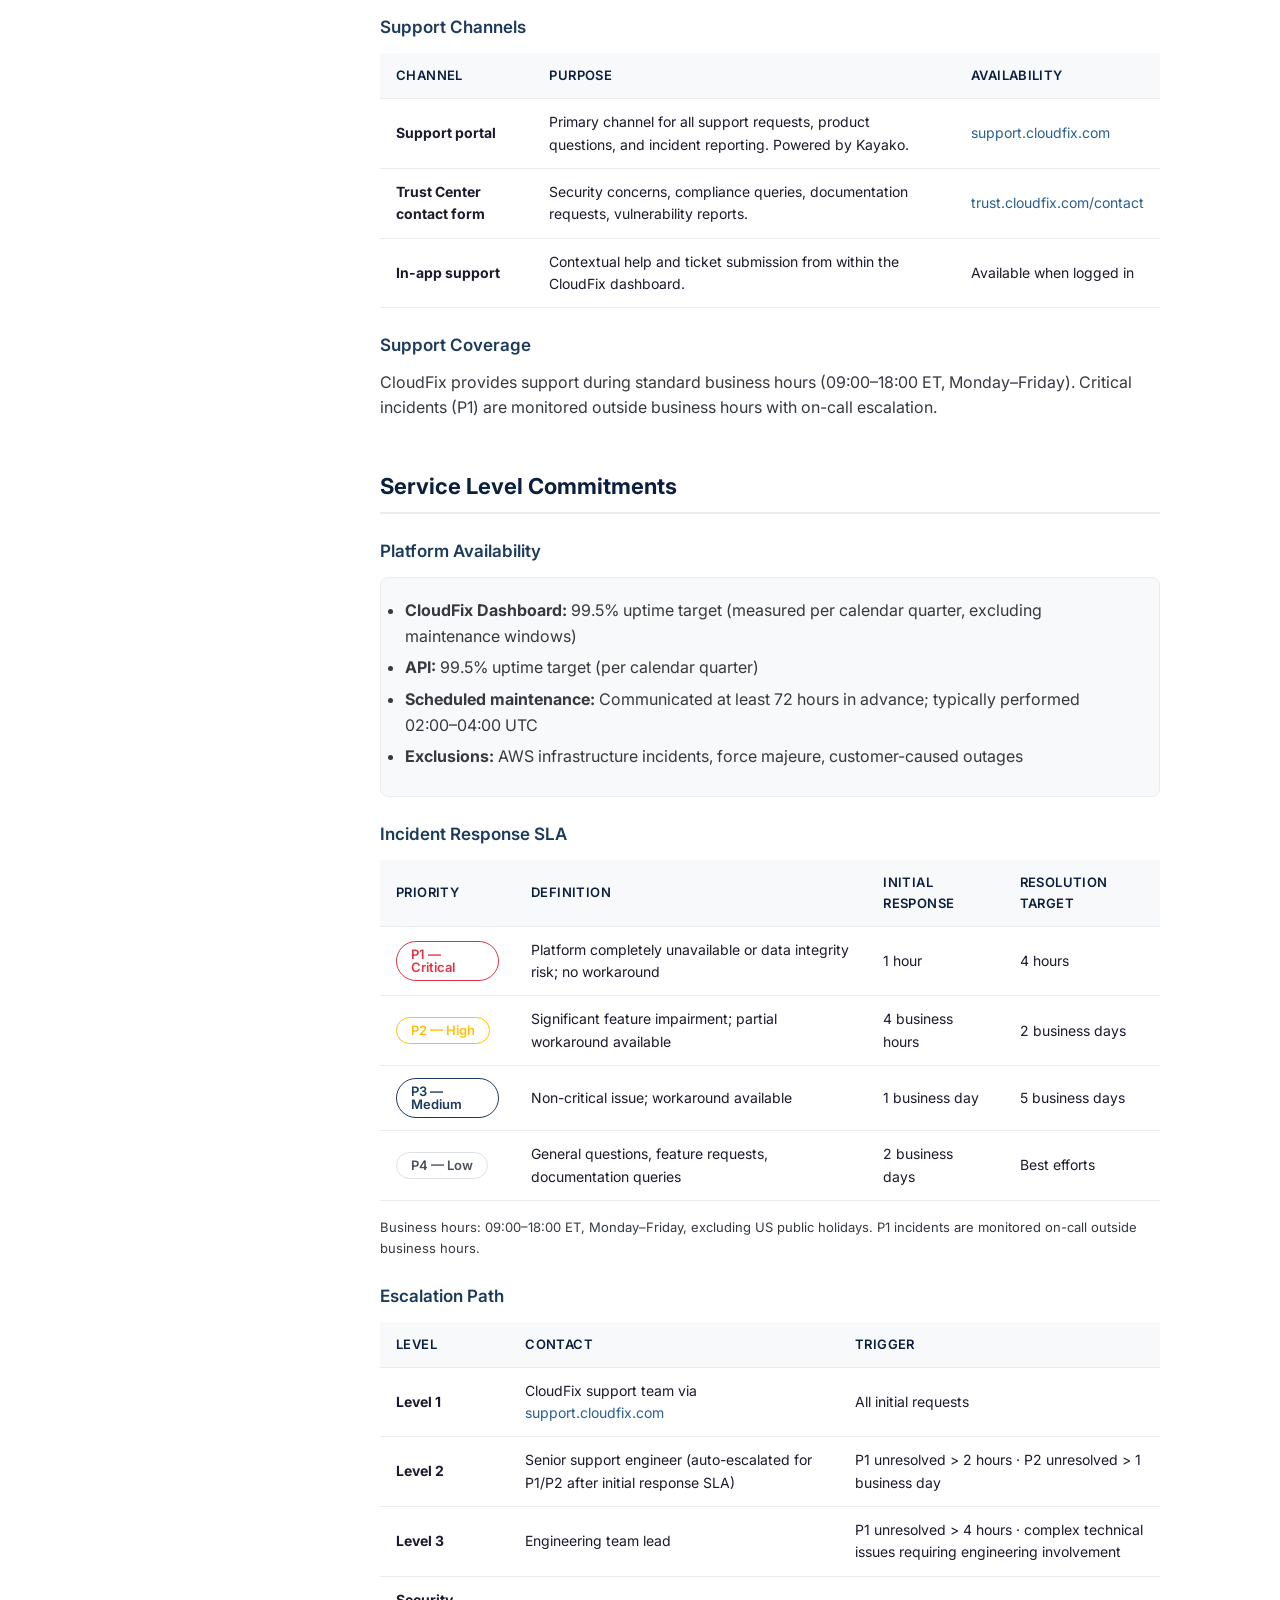
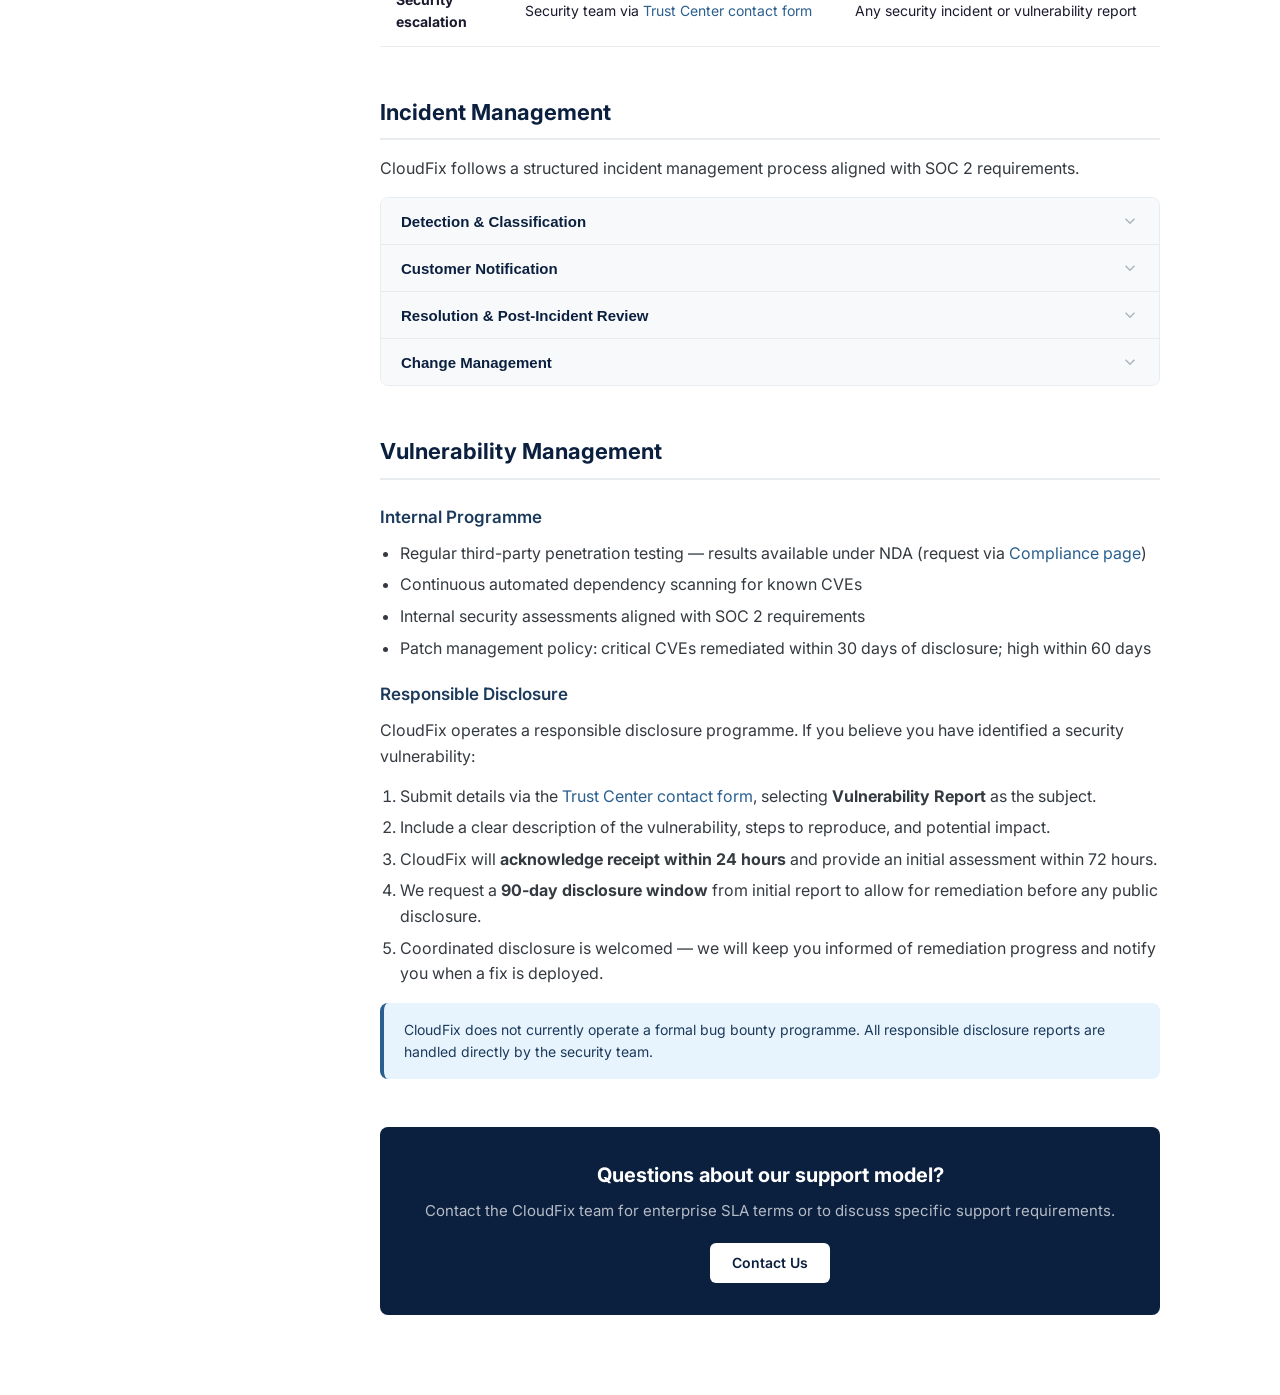
<file: support.html>
<!DOCTYPE html>
<html lang="en">
<head>
  <meta charset="UTF-8">
  <meta name="viewport" content="width=device-width, initial-scale=1.0">
  <title>Trust Center — CloudFix</title>
  <meta name="description" content="CloudFix company overview, service description, support model, and SLA commitments.">
  <link rel="icon" type="image/png" href="assets/cloudfix-logo.png">
  <link rel="preconnect" href="https://fonts.googleapis.com">
  <link rel="preconnect" href="https://fonts.gstatic.com" crossorigin>
  <link href="https://fonts.googleapis.com/css2?family=Inter:wght@400;500;600;700&display=swap" rel="stylesheet">
  <link rel="stylesheet" href="css/style.css">
</head>
<body>

<div class="mobile-header">
  <div class="brand-row">
    <img src="assets/cloudfix-logo.png" alt="CloudFix" class="logo-img">
  </div>
  <button class="hamburger" id="hamburger" aria-label="Open menu">
    <svg viewBox="0 0 24 24" fill="none" stroke="currentColor" stroke-width="2" stroke-linecap="round"><line x1="3" y1="6" x2="21" y2="6"/><line x1="3" y1="12" x2="21" y2="12"/><line x1="3" y1="18" x2="21" y2="18"/></svg>
  </button>
</div>
<div class="sidebar-overlay" id="sidebar-overlay"></div>

<div class="layout">
  <nav class="sidebar" id="sidebar">
    <div class="sidebar-brand">
      <img src="assets/cloudfix-logo.png" alt="CloudFix" class="logo-img">
      <div class="brand-sub">Trust Center</div>
    </div>
    <div class="sidebar-nav">
      <a href="index.html">
        <svg class="nav-icon" viewBox="0 0 24 24" fill="none" stroke="currentColor" stroke-width="2" stroke-linecap="round"><rect x="3" y="3" width="7" height="7"/><rect x="14" y="3" width="7" height="7"/><rect x="3" y="14" width="7" height="7"/><rect x="14" y="14" width="7" height="7"/></svg>
        Overview
      </a>
      <a href="security.html">
        <svg class="nav-icon" viewBox="0 0 24 24" fill="none" stroke="currentColor" stroke-width="2" stroke-linecap="round"><path d="M12 22s8-4 8-10V5l-8-3-8 3v7c0 6 8 10 8 10z"/></svg>
        Security
      </a>
      <a href="privacy.html">
        <svg class="nav-icon" viewBox="0 0 24 24" fill="none" stroke="currentColor" stroke-width="2" stroke-linecap="round"><rect x="3" y="11" width="18" height="11" rx="2" ry="2"/><path d="M7 11V7a5 5 0 0110 0v4"/></svg>
        Privacy
      </a>
      <a href="compliance.html">
        <svg class="nav-icon" viewBox="0 0 24 24" fill="none" stroke="currentColor" stroke-width="2" stroke-linecap="round"><path d="M22 11.08V12a10 10 0 11-5.93-9.14"/><polyline points="22 4 12 14.01 9 11.01"/></svg>
        Compliance
      </a>
      <a href="data-processing.html">
        <svg class="nav-icon" viewBox="0 0 24 24" fill="none" stroke="currentColor" stroke-width="2" stroke-linecap="round"><path d="M14 2H6a2 2 0 00-2 2v16a2 2 0 002 2h12a2 2 0 002-2V8z"/><polyline points="14 2 14 8 20 8"/><line x1="16" y1="13" x2="8" y2="13"/><line x1="16" y1="17" x2="8" y2="17"/></svg>
        Data Processing
      </a>
      <a href="architecture.html">
        <svg class="nav-icon" viewBox="0 0 24 24" fill="none" stroke="currentColor" stroke-width="2" stroke-linecap="round"><rect x="2" y="3" width="6" height="6" rx="1"/><rect x="9" y="3" width="6" height="6" rx="1"/><rect x="16" y="3" width="6" height="6" rx="1"/><rect x="5" y="14" width="6" height="6" rx="1"/><rect x="13" y="14" width="6" height="6" rx="1"/><line x1="5" y1="9" x2="5" y2="14"/><line x1="12" y1="9" x2="12" y2="14"/><line x1="19" y1="9" x2="16" y2="14"/></svg>
        Architecture
      </a>
      <a href="support.html" class="active">
        <svg class="nav-icon" viewBox="0 0 24 24" fill="none" stroke="currentColor" stroke-width="2" stroke-linecap="round"><circle cx="12" cy="12" r="10"/><path d="M9.09 9a3 3 0 015.83 1c0 2-3 3-3 3"/><line x1="12" y1="17" x2="12.01" y2="17"/></svg>
        Support &amp; SLA
      </a>
      <a href="rightspend.html">
        <svg class="nav-icon" viewBox="0 0 24 24" fill="none" stroke="currentColor" stroke-width="2" stroke-linecap="round"><line x1="12" y1="1" x2="12" y2="23"/><path d="M17 5H9.5a3.5 3.5 0 000 7h5a3.5 3.5 0 010 7H6"/></svg>
        RightSpend
      </a>
      <a href="status.html">
        <svg class="nav-icon" viewBox="0 0 24 24" fill="none" stroke="currentColor" stroke-width="2" stroke-linecap="round"><line x1="18" y1="20" x2="18" y2="10"/><line x1="12" y1="20" x2="12" y2="4"/><line x1="6" y1="20" x2="6" y2="14"/></svg>
        Status
      </a>
      <a href="contact.html">
        <svg class="nav-icon" viewBox="0 0 24 24" fill="none" stroke="currentColor" stroke-width="2" stroke-linecap="round"><path d="M4 4h16c1.1 0 2 .9 2 2v12c0 1.1-.9 2-2 2H4c-1.1 0-2-.9-2-2V6c0-1.1.9-2 2-2z"/><polyline points="22,6 12,13 2,6"/></svg>
        Contact
      </a>
    </div>
    <div class="sidebar-footer">
      <a href="https://cloudfix.com" target="_blank" rel="noopener">← Back to cloudfix.com</a>
    </div>
  </nav>

  <main class="main-content">
    <div class="page-wrapper">

      <div class="page-header">
        <h1>Support &amp; SLA</h1>
        <p class="subtitle">Company overview, service description, support model, and SLA commitments.</p>
        <p class="last-updated" data-last-updated></p>
      </div>

      <!-- Company Overview -->
      <div class="section" id="company">
        <h2>Company Overview</h2>
        <div class="table-responsive">
          <table>
            <tbody>
              <tr>
                <td><strong>Legal entity</strong></td>
                <td>Aurea, Inc. (a subsidiary of ESW Operations, LLC)</td>
              </tr>
              <tr>
                <td><strong>Product</strong></td>
                <td>CloudFix — automated AWS cost optimisation platform</td>
              </tr>
              <tr>
                <td><strong>Headquarters</strong></td>
                <td>United States</td>
              </tr>
              <tr>
                <td><strong>Platform hosting</strong></td>
                <td>Amazon Web Services, us-east-1 (N. Virginia)</td>
              </tr>
              <tr>
                <td><strong>AWS partner status</strong></td>
                <td>ISV Accelerate Partner · Cloud Operations Competency (Cost Management)</td>
              </tr>
              <tr>
                <td><strong>Certifications</strong></td>
                <td>SOC 2 Type 2 · FinOps Certified Platform</td>
              </tr>
              <tr>
                <td><strong>AWS Marketplace</strong></td>
                <td><a href="https://aws.amazon.com/marketplace/seller-profile?id=cfb3af5c-5adc-4e95-83af-9d08c7992825" target="_blank" rel="noopener">View CloudFix on AWS Marketplace →</a></td>
              </tr>
            </tbody>
          </table>
        </div>
      </div>

      <!-- Service Description -->
      <div class="section" id="service-description">
        <h2>Service Description</h2>
        <p>CloudFix is a SaaS platform that automatically identifies and implements AWS cost optimisation opportunities across your AWS estate. It operates via a secure read-oriented IAM role model deployed into your AWS account via CloudFormation StackSet — no agents, no third-party software, only AWS-native services.</p>

        <div class="card-grid" style="margin-top:20px;">
          <div class="card">
            <h4 style="margin-top:0;">Finders</h4>
            <p class="text-sm">75+ automated analysers scan your AWS account metadata — Cost &amp; Usage Reports, CloudWatch metrics, resource configuration — to identify cost savings opportunities across 30+ AWS services.</p>
          </div>
          <div class="card">
            <h4 style="margin-top:0;">Fixers</h4>
            <p class="text-sm">For each opportunity you choose to act on, CloudFix generates a change template through AWS Systems Manager. Changes execute only after your explicit approval — never automatically.</p>
          </div>
          <div class="card">
            <h4 style="margin-top:0;">RightSpend</h4>
            <p class="text-sm">An optional module for Reserved Instance and Savings Plan management, providing automated purchase recommendations and RI conversion optimisation.</p>
          </div>
          <div class="card">
            <h4 style="margin-top:0;">API &amp; Integrations</h4>
            <p class="text-sm">A REST API and outbound webhook capability enable integration with ITSM and service desk platforms, allowing recommendations to flow through existing approval workflows.</p>
          </div>
        </div>

        <h3 style="margin-top:24px;">What CloudFix accesses in your AWS account</h3>
        <ul>
          <li>AWS Cost and Usage Reports (CUR) — billing and usage metadata only</li>
          <li>CloudWatch metrics — performance and utilisation data for optimisation analysis</li>
          <li>CloudTrail logs — read access for audit and recommendation context</li>
          <li>Resource metadata via Describe/List/Get API calls — no access to application data, S3 object contents, or database records</li>
        </ul>
        <div class="callout callout-success" style="margin-top:12px;">
          CloudFix deploys <strong>no user agents or third-party code</strong> into your AWS account. All activity within your account uses AWS-native services only (CUR, CloudWatch, S3, Athena, Glue, Lambda, SSM, CloudFormation).
        </div>
      </div>

      <!-- Support Model -->
      <div class="section" id="support-model">
        <h2>Support Model</h2>

        <h3>Support Channels</h3>
        <div class="table-responsive" style="margin-top:12px;">
          <table>
            <thead>
              <tr><th>Channel</th><th>Purpose</th><th>Availability</th></tr>
            </thead>
            <tbody>
              <tr>
                <td><strong>Support portal</strong></td>
                <td>Primary channel for all support requests, product questions, and incident reporting. Powered by Kayako.</td>
                <td><a href="https://support.cloudfix.com" target="_blank" rel="noopener">support.cloudfix.com</a></td>
              </tr>
              <tr>
                <td><strong>Trust Center contact form</strong></td>
                <td>Security concerns, compliance queries, documentation requests, vulnerability reports.</td>
                <td><a href="contact.html">trust.cloudfix.com/contact</a></td>
              </tr>
              <tr>
                <td><strong>In-app support</strong></td>
                <td>Contextual help and ticket submission from within the CloudFix dashboard.</td>
                <td>Available when logged in</td>
              </tr>
            </tbody>
          </table>
        </div>

        <h3 style="margin-top:24px;">Support Coverage</h3>
        <p>CloudFix provides support during standard business hours (09:00–18:00 ET, Monday–Friday). Critical incidents (P1) are monitored outside business hours with on-call escalation.</p>
      </div>

      <!-- SLA -->
      <div class="section" id="sla">
        <h2>Service Level Commitments</h2>

        <h3>Platform Availability</h3>
        <div class="highlight-box" style="margin-top:12px;">
          <ul style="margin:0;">
            <li><strong>CloudFix Dashboard:</strong> 99.5% uptime target (measured per calendar quarter, excluding maintenance windows)</li>
            <li><strong>API:</strong> 99.5% uptime target (per calendar quarter)</li>
            <li><strong>Scheduled maintenance:</strong> Communicated at least 72 hours in advance; typically performed 02:00–04:00 UTC</li>
            <li><strong>Exclusions:</strong> AWS infrastructure incidents, force majeure, customer-caused outages</li>
          </ul>
        </div>

        <h3 style="margin-top:24px;">Incident Response SLA</h3>
        <div class="table-responsive" style="margin-top:12px;">
          <table>
            <thead>
              <tr>
                <th>Priority</th>
                <th>Definition</th>
                <th>Initial response</th>
                <th>Resolution target</th>
              </tr>
            </thead>
            <tbody>
              <tr>
                <td><span class="badge badge-outline" style="color:#DC3545;border-color:#DC3545;">P1 — Critical</span></td>
                <td>Platform completely unavailable or data integrity risk; no workaround</td>
                <td>1 hour</td>
                <td>4 hours</td>
              </tr>
              <tr>
                <td><span class="badge badge-outline" style="color:#FFC107;border-color:#FFC107;">P2 — High</span></td>
                <td>Significant feature impairment; partial workaround available</td>
                <td>4 business hours</td>
                <td>2 business days</td>
              </tr>
              <tr>
                <td><span class="badge badge-outline" style="color:#1B3A5C;border-color:#1B3A5C;">P3 — Medium</span></td>
                <td>Non-critical issue; workaround available</td>
                <td>1 business day</td>
                <td>5 business days</td>
              </tr>
              <tr>
                <td><span class="badge badge-outline">P4 — Low</span></td>
                <td>General questions, feature requests, documentation queries</td>
                <td>2 business days</td>
                <td>Best efforts</td>
              </tr>
            </tbody>
          </table>
        </div>
        <p class="text-sm text-muted" style="margin-top:8px;">Business hours: 09:00–18:00 ET, Monday–Friday, excluding US public holidays. P1 incidents are monitored on-call outside business hours.</p>

        <h3 style="margin-top:24px;">Escalation Path</h3>
        <div class="table-responsive" style="margin-top:12px;">
          <table>
            <thead>
              <tr><th>Level</th><th>Contact</th><th>Trigger</th></tr>
            </thead>
            <tbody>
              <tr>
                <td><strong>Level 1</strong></td>
                <td>CloudFix support team via <a href="https://support.cloudfix.com" target="_blank" rel="noopener">support.cloudfix.com</a></td>
                <td>All initial requests</td>
              </tr>
              <tr>
                <td><strong>Level 2</strong></td>
                <td>Senior support engineer (auto-escalated for P1/P2 after initial response SLA)</td>
                <td>P1 unresolved &gt; 2 hours · P2 unresolved &gt; 1 business day</td>
              </tr>
              <tr>
                <td><strong>Level 3</strong></td>
                <td>Engineering team lead</td>
                <td>P1 unresolved &gt; 4 hours · complex technical issues requiring engineering involvement</td>
              </tr>
              <tr>
                <td><strong>Security escalation</strong></td>
                <td>Security team via <a href="contact.html">Trust Center contact form</a></td>
                <td>Any security incident or vulnerability report</td>
              </tr>
            </tbody>
          </table>
        </div>
      </div>

      <!-- Incident Management -->
      <div class="section" id="incident-management">
        <h2>Incident Management</h2>
        <p>CloudFix follows a structured incident management process aligned with SOC 2 requirements.</p>

        <div class="accordion" style="margin-top:16px;">
          <div class="accordion-item">
            <button class="accordion-header">
              Detection &amp; Classification
              <svg class="chevron" viewBox="0 0 24 24" fill="none" stroke="currentColor" stroke-width="2"><polyline points="6 9 12 15 18 9"/></svg>
            </button>
            <div class="accordion-body">
              <div class="accordion-body-inner">
                <p>Incidents are detected via automated monitoring alerts, customer reports, or internal escalation. On detection, an incident commander is assigned and the incident is classified P1–P4 based on impact and scope.</p>
              </div>
            </div>
          </div>
          <div class="accordion-item">
            <button class="accordion-header">
              Customer Notification
              <svg class="chevron" viewBox="0 0 24 24" fill="none" stroke="currentColor" stroke-width="2"><polyline points="6 9 12 15 18 9"/></svg>
            </button>
            <div class="accordion-body">
              <div class="accordion-body-inner">
                <ul>
                  <li><strong>Service incidents (P1/P2):</strong> Status page updated within 30 minutes of confirmed incident. Affected customers notified via in-app notification and/or email.</li>
                  <li><strong>Security incidents:</strong> Affected customers notified within <strong>24 hours</strong> of confirmed security incident, regardless of severity.</li>
                  <li><strong>Data breaches:</strong> Notification within 72 hours as required by applicable regulations, with full incident details provided as they become available.</li>
                </ul>
              </div>
            </div>
          </div>
          <div class="accordion-item">
            <button class="accordion-header">
              Resolution &amp; Post-Incident Review
              <svg class="chevron" viewBox="0 0 24 24" fill="none" stroke="currentColor" stroke-width="2"><polyline points="6 9 12 15 18 9"/></svg>
            </button>
            <div class="accordion-body">
              <div class="accordion-body-inner">
                <p>Following resolution of P1/P2 incidents, a post-incident review (PIR) is conducted within 5 business days. The PIR documents root cause, contributing factors, timeline, and corrective actions. Summaries are available to customers on request.</p>
              </div>
            </div>
          </div>
          <div class="accordion-item">
            <button class="accordion-header">
              Change Management
              <svg class="chevron" viewBox="0 0 24 24" fill="none" stroke="currentColor" stroke-width="2"><polyline points="6 9 12 15 18 9"/></svg>
            </button>
            <div class="accordion-body">
              <div class="accordion-body-inner">
                <p>All production changes follow a defined change management process: peer review, staging environment testing, and phased rollout. Emergency changes require post-implementation review. Scheduled maintenance is communicated at least 72 hours in advance via the status page.</p>
              </div>
            </div>
          </div>
        </div>
      </div>

      <!-- Vulnerability Management -->
      <div class="section" id="vulnerability-management">
        <h2>Vulnerability Management</h2>

        <h3>Internal Programme</h3>
        <ul>
          <li>Regular third-party penetration testing — results available under NDA (request via <a href="compliance.html">Compliance page</a>)</li>
          <li>Continuous automated dependency scanning for known CVEs</li>
          <li>Internal security assessments aligned with SOC 2 requirements</li>
          <li>Patch management policy: critical CVEs remediated within 30 days of disclosure; high within 60 days</li>
        </ul>

        <h3 style="margin-top:20px;">Responsible Disclosure</h3>
        <p>CloudFix operates a responsible disclosure programme. If you believe you have identified a security vulnerability:</p>
        <ol>
          <li>Submit details via the <a href="contact.html">Trust Center contact form</a>, selecting <strong>Vulnerability Report</strong> as the subject.</li>
          <li>Include a clear description of the vulnerability, steps to reproduce, and potential impact.</li>
          <li>CloudFix will <strong>acknowledge receipt within 24 hours</strong> and provide an initial assessment within 72 hours.</li>
          <li>We request a <strong>90-day disclosure window</strong> from initial report to allow for remediation before any public disclosure.</li>
          <li>Coordinated disclosure is welcomed — we will keep you informed of remediation progress and notify you when a fix is deployed.</li>
        </ol>

        <div class="callout callout-info" style="margin-top:12px;">
          CloudFix does not currently operate a formal bug bounty programme. All responsible disclosure reports are handled directly by the security team.
        </div>
      </div>

      <!-- CTA -->
      <div class="cta-banner">
        <h3>Questions about our support model?</h3>
        <p>Contact the CloudFix team for enterprise SLA terms or to discuss specific support requirements.</p>
        <a href="contact.html" class="btn">Contact Us</a>
      </div>

    </div>
  </main>
</div>

<script src="js/main.js"></script>
</body>
</html>
</file>
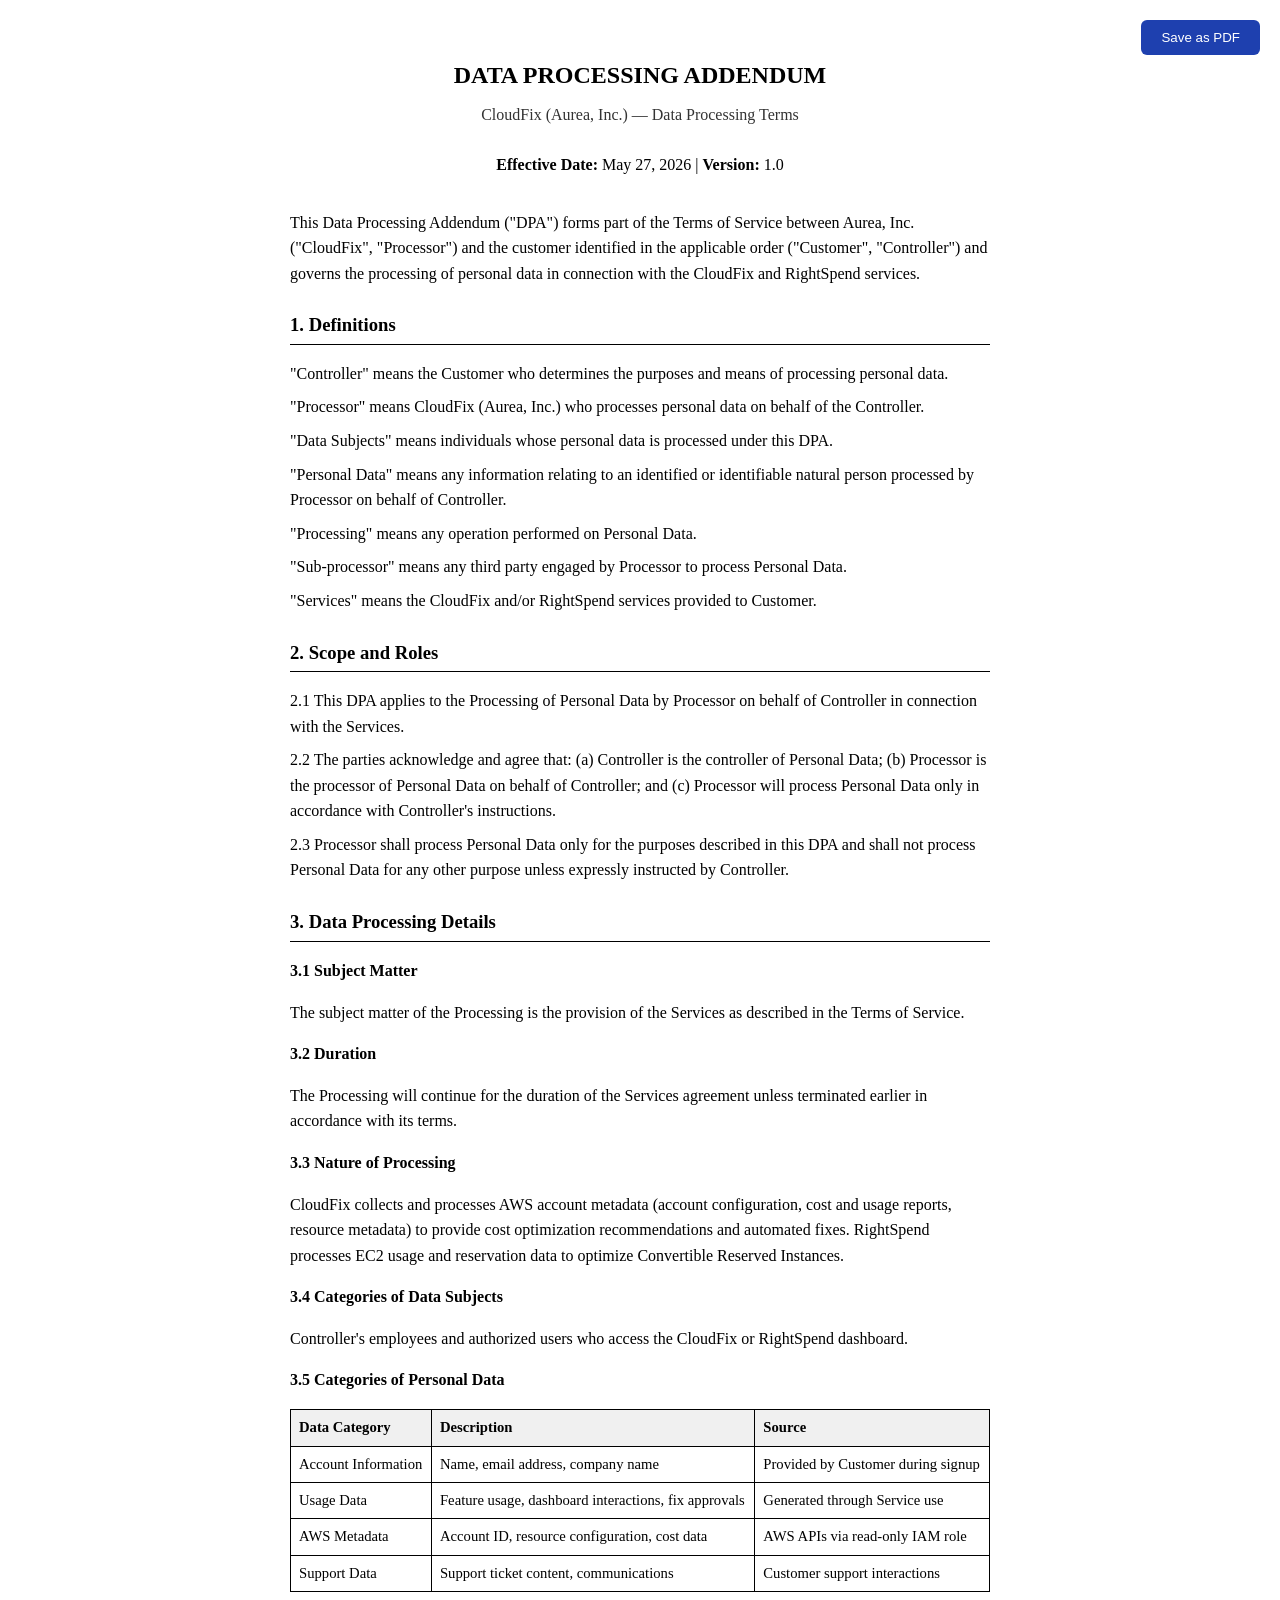
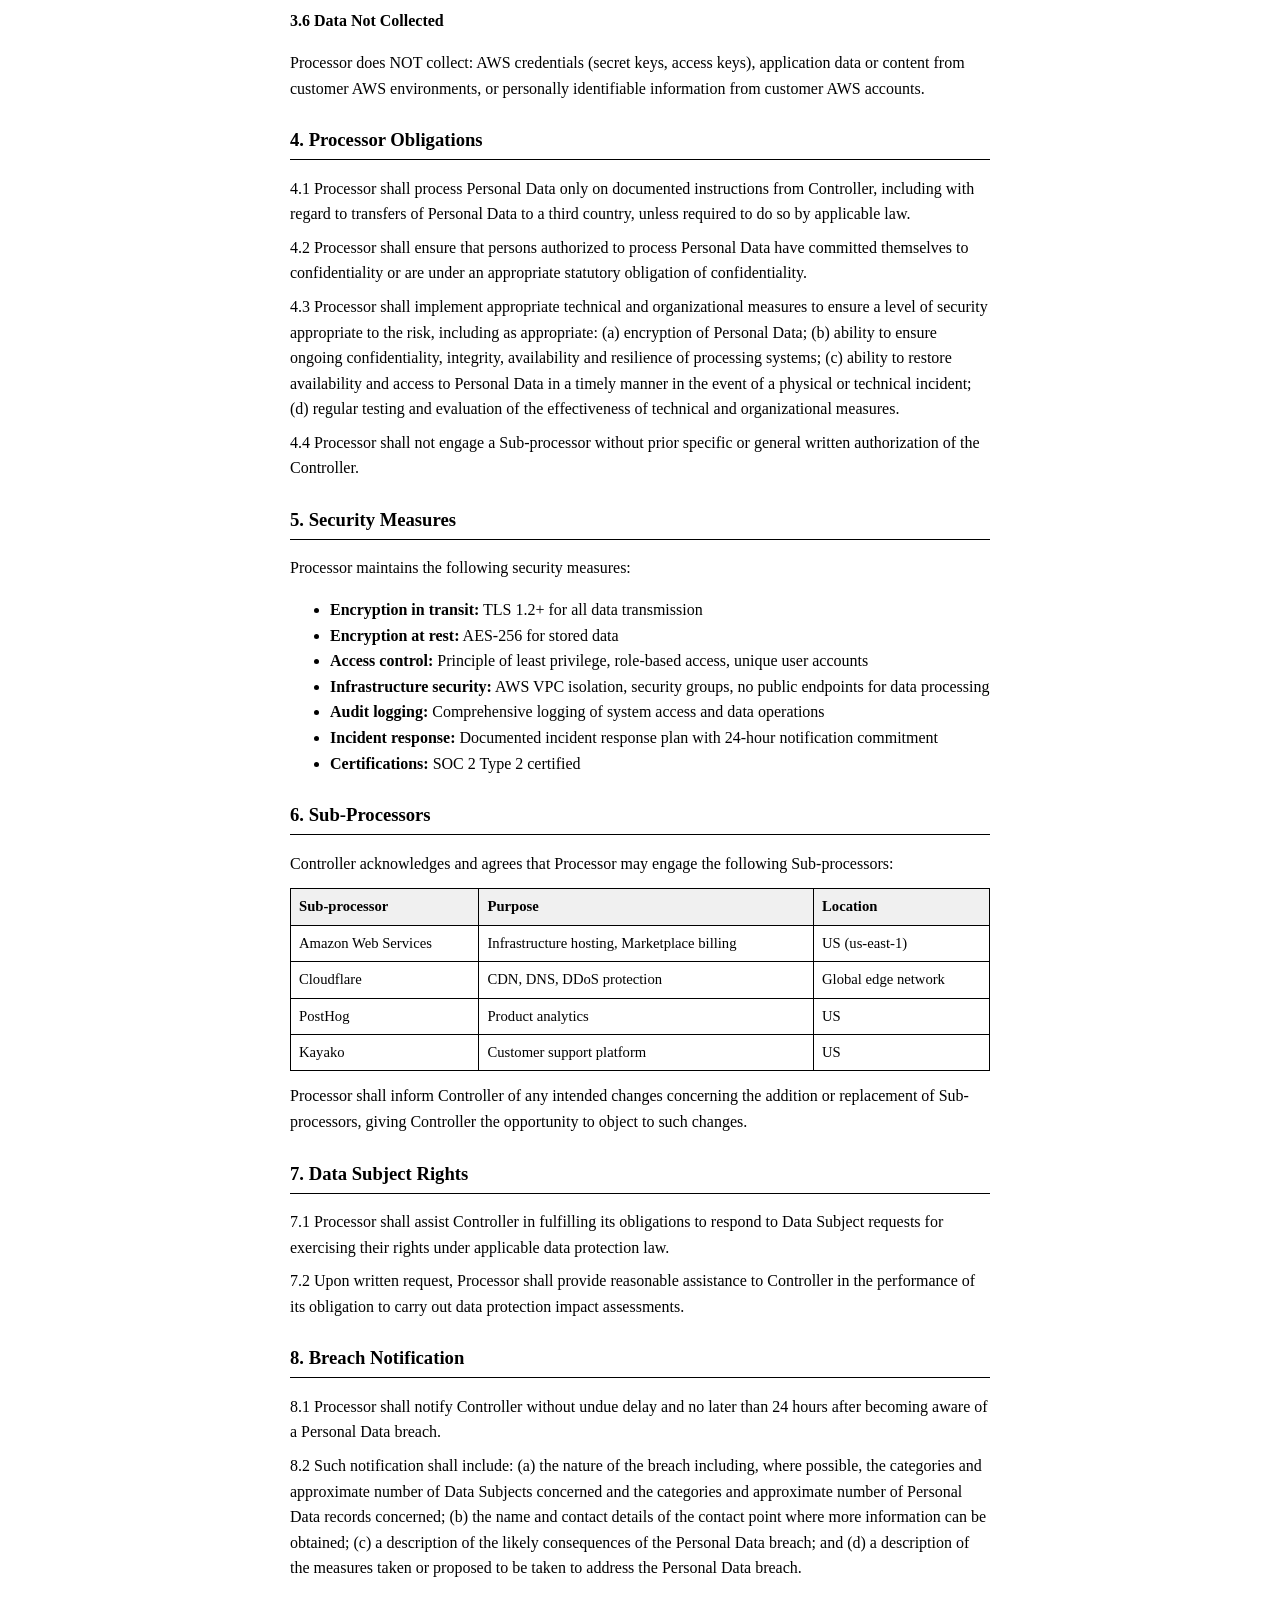
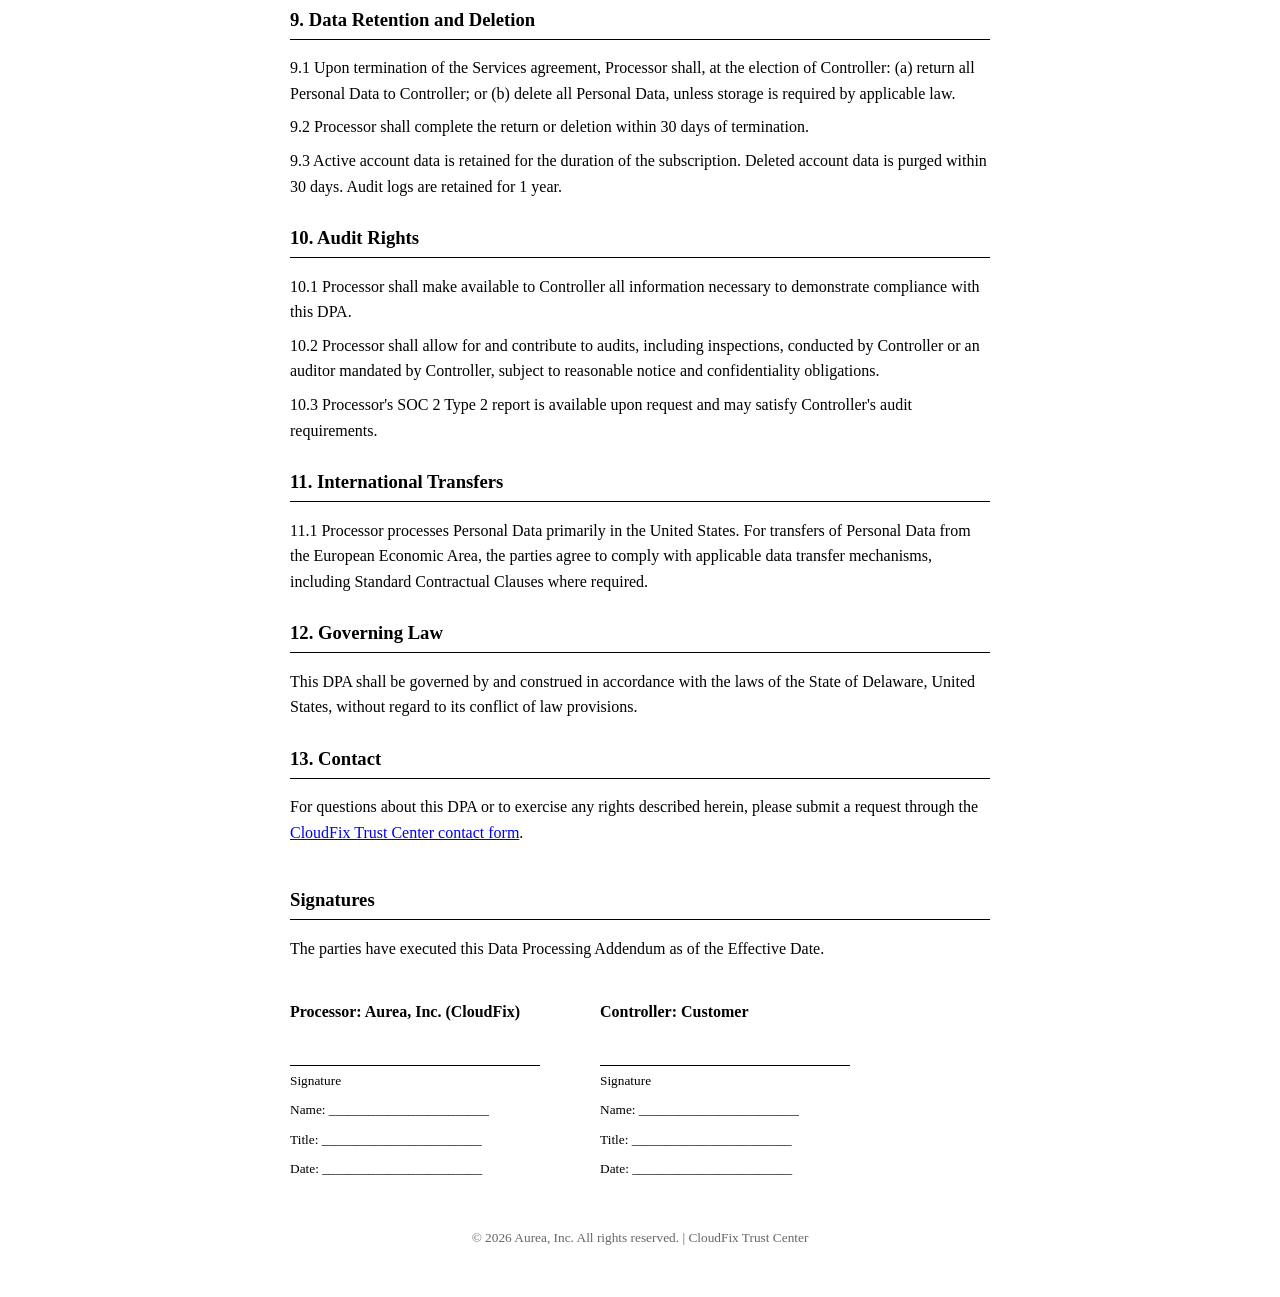
<file: documents/dpa.html>
<!DOCTYPE html>
<html lang="en">
<head>
<meta charset="UTF-8">
<meta name="viewport" content="width=device-width, initial-scale=1.0">
<title>CloudFix Data Processing Addendum (DPA)</title>
<style>
  @page { size: A4; margin: 2cm; }
  body { font-family: 'Times New Roman', Georgia, serif; font-size: 12pt; line-height: 1.6; color: #000; max-width: 700px; margin: 0 auto; padding: 40px; }
  h1 { font-size: 18pt; text-align: center; margin-bottom: 4px; }
  h2 { font-size: 14pt; margin-top: 24px; border-bottom: 1px solid #000; padding-bottom: 4px; }
  h3 { font-size: 12pt; margin-top: 16px; }
  p { margin: 8px 0; }
  table { width: 100%; border-collapse: collapse; margin: 12px 0; }
  th, td { border: 1px solid #000; padding: 6px 8px; text-align: left; font-size: 11pt; }
  th { background: #f0f0f0; }
  .subtitle { text-align: center; font-size: 12pt; margin-bottom: 24px; color: #333; }
  .effective-date { text-align: center; margin-bottom: 32px; }
  .signature-block { margin-top: 40px; }
  .sig-line { border-top: 1px solid #000; width: 250px; margin-top: 40px; padding-top: 4px; font-size: 10pt; }
  .print-btn { position: fixed; top: 20px; right: 20px; padding: 10px 20px; background: #1e40af; color: #fff; border: none; border-radius: 6px; cursor: pointer; font-family: sans-serif; }
  @media print { .print-btn { display: none; } }
</style>
</head>
<body>

<button class="print-btn" onclick="window.print()">Save as PDF</button>

<h1>DATA PROCESSING ADDENDUM</h1>
<p class="subtitle">CloudFix (Aurea, Inc.) — Data Processing Terms</p>
<p class="effective-date"><strong>Effective Date:</strong> May 27, 2026 | <strong>Version:</strong> 1.0</p>

<p>This Data Processing Addendum ("DPA") forms part of the Terms of Service between Aurea, Inc. ("CloudFix", "Processor") and the customer identified in the applicable order ("Customer", "Controller") and governs the processing of personal data in connection with the CloudFix and RightSpend services.</p>

<h2>1. Definitions</h2>
<p>"Controller" means the Customer who determines the purposes and means of processing personal data.</p>
<p>"Processor" means CloudFix (Aurea, Inc.) who processes personal data on behalf of the Controller.</p>
<p>"Data Subjects" means individuals whose personal data is processed under this DPA.</p>
<p>"Personal Data" means any information relating to an identified or identifiable natural person processed by Processor on behalf of Controller.</p>
<p>"Processing" means any operation performed on Personal Data.</p>
<p>"Sub-processor" means any third party engaged by Processor to process Personal Data.</p>
<p>"Services" means the CloudFix and/or RightSpend services provided to Customer.</p>

<h2>2. Scope and Roles</h2>
<p>2.1 This DPA applies to the Processing of Personal Data by Processor on behalf of Controller in connection with the Services.</p>
<p>2.2 The parties acknowledge and agree that: (a) Controller is the controller of Personal Data; (b) Processor is the processor of Personal Data on behalf of Controller; and (c) Processor will process Personal Data only in accordance with Controller's instructions.</p>
<p>2.3 Processor shall process Personal Data only for the purposes described in this DPA and shall not process Personal Data for any other purpose unless expressly instructed by Controller.</p>

<h2>3. Data Processing Details</h2>

<h3>3.1 Subject Matter</h3>
<p>The subject matter of the Processing is the provision of the Services as described in the Terms of Service.</p>

<h3>3.2 Duration</h3>
<p>The Processing will continue for the duration of the Services agreement unless terminated earlier in accordance with its terms.</p>

<h3>3.3 Nature of Processing</h3>
<p>CloudFix collects and processes AWS account metadata (account configuration, cost and usage reports, resource metadata) to provide cost optimization recommendations and automated fixes. RightSpend processes EC2 usage and reservation data to optimize Convertible Reserved Instances.</p>

<h3>3.4 Categories of Data Subjects</h3>
<p>Controller's employees and authorized users who access the CloudFix or RightSpend dashboard.</p>

<h3>3.5 Categories of Personal Data</h3>
<table>
  <tr><th>Data Category</th><th>Description</th><th>Source</th></tr>
  <tr><td>Account Information</td><td>Name, email address, company name</td><td>Provided by Customer during signup</td></tr>
  <tr><td>Usage Data</td><td>Feature usage, dashboard interactions, fix approvals</td><td>Generated through Service use</td></tr>
  <tr><td>AWS Metadata</td><td>Account ID, resource configuration, cost data</td><td>AWS APIs via read-only IAM role</td></tr>
  <tr><td>Support Data</td><td>Support ticket content, communications</td><td>Customer support interactions</td></tr>
</table>

<h3>3.6 Data Not Collected</h3>
<p>Processor does NOT collect: AWS credentials (secret keys, access keys), application data or content from customer AWS environments, or personally identifiable information from customer AWS accounts.</p>

<h2>4. Processor Obligations</h2>
<p>4.1 Processor shall process Personal Data only on documented instructions from Controller, including with regard to transfers of Personal Data to a third country, unless required to do so by applicable law.</p>
<p>4.2 Processor shall ensure that persons authorized to process Personal Data have committed themselves to confidentiality or are under an appropriate statutory obligation of confidentiality.</p>
<p>4.3 Processor shall implement appropriate technical and organizational measures to ensure a level of security appropriate to the risk, including as appropriate: (a) encryption of Personal Data; (b) ability to ensure ongoing confidentiality, integrity, availability and resilience of processing systems; (c) ability to restore availability and access to Personal Data in a timely manner in the event of a physical or technical incident; (d) regular testing and evaluation of the effectiveness of technical and organizational measures.</p>
<p>4.4 Processor shall not engage a Sub-processor without prior specific or general written authorization of the Controller.</p>

<h2>5. Security Measures</h2>
<p>Processor maintains the following security measures:</p>
<ul>
  <li><strong>Encryption in transit:</strong> TLS 1.2+ for all data transmission</li>
  <li><strong>Encryption at rest:</strong> AES-256 for stored data</li>
  <li><strong>Access control:</strong> Principle of least privilege, role-based access, unique user accounts</li>
  <li><strong>Infrastructure security:</strong> AWS VPC isolation, security groups, no public endpoints for data processing</li>
  <li><strong>Audit logging:</strong> Comprehensive logging of system access and data operations</li>
  <li><strong>Incident response:</strong> Documented incident response plan with 24-hour notification commitment</li>
  <li><strong>Certifications:</strong> SOC 2 Type 2 certified</li>
</ul>

<h2>6. Sub-Processors</h2>
<p>Controller acknowledges and agrees that Processor may engage the following Sub-processors:</p>
<table>
  <tr><th>Sub-processor</th><th>Purpose</th><th>Location</th></tr>
  <tr><td>Amazon Web Services</td><td>Infrastructure hosting, Marketplace billing</td><td>US (us-east-1)</td></tr>
  <tr><td>Cloudflare</td><td>CDN, DNS, DDoS protection</td><td>Global edge network</td></tr>
  <tr><td>PostHog</td><td>Product analytics</td><td>US</td></tr>
  <tr><td>Kayako</td><td>Customer support platform</td><td>US</td></tr>
</table>
<p>Processor shall inform Controller of any intended changes concerning the addition or replacement of Sub-processors, giving Controller the opportunity to object to such changes.</p>

<h2>7. Data Subject Rights</h2>
<p>7.1 Processor shall assist Controller in fulfilling its obligations to respond to Data Subject requests for exercising their rights under applicable data protection law.</p>
<p>7.2 Upon written request, Processor shall provide reasonable assistance to Controller in the performance of its obligation to carry out data protection impact assessments.</p>

<h2>8. Breach Notification</h2>
<p>8.1 Processor shall notify Controller without undue delay and no later than 24 hours after becoming aware of a Personal Data breach.</p>
<p>8.2 Such notification shall include: (a) the nature of the breach including, where possible, the categories and approximate number of Data Subjects concerned and the categories and approximate number of Personal Data records concerned; (b) the name and contact details of the contact point where more information can be obtained; (c) a description of the likely consequences of the Personal Data breach; and (d) a description of the measures taken or proposed to be taken to address the Personal Data breach.</p>

<h2>9. Data Retention and Deletion</h2>
<p>9.1 Upon termination of the Services agreement, Processor shall, at the election of Controller: (a) return all Personal Data to Controller; or (b) delete all Personal Data, unless storage is required by applicable law.</p>
<p>9.2 Processor shall complete the return or deletion within 30 days of termination.</p>
<p>9.3 Active account data is retained for the duration of the subscription. Deleted account data is purged within 30 days. Audit logs are retained for 1 year.</p>

<h2>10. Audit Rights</h2>
<p>10.1 Processor shall make available to Controller all information necessary to demonstrate compliance with this DPA.</p>
<p>10.2 Processor shall allow for and contribute to audits, including inspections, conducted by Controller or an auditor mandated by Controller, subject to reasonable notice and confidentiality obligations.</p>
<p>10.3 Processor's SOC 2 Type 2 report is available upon request and may satisfy Controller's audit requirements.</p>

<h2>11. International Transfers</h2>
<p>11.1 Processor processes Personal Data primarily in the United States. For transfers of Personal Data from the European Economic Area, the parties agree to comply with applicable data transfer mechanisms, including Standard Contractual Clauses where required.</p>

<h2>12. Governing Law</h2>
<p>This DPA shall be governed by and construed in accordance with the laws of the State of Delaware, United States, without regard to its conflict of law provisions.</p>

<h2>13. Contact</h2>
<p>For questions about this DPA or to exercise any rights described herein, please submit a request through the <a href="https://trust-cloudfix.pages.dev/contact.html">CloudFix Trust Center contact form</a>.</p>

<div class="signature-block">
  <h2>Signatures</h2>
  <p>The parties have executed this Data Processing Addendum as of the Effective Date.</p>
  
  <div style="display:flex;gap:60px;margin-top:30px;">
    <div>
      <p><strong>Processor: Aurea, Inc. (CloudFix)</strong></p>
      <div class="sig-line">Signature</div>
      <p style="font-size:10pt;margin-top:8px;">Name: ________________________</p>
      <p style="font-size:10pt;">Title: ________________________</p>
      <p style="font-size:10pt;">Date: ________________________</p>
    </div>
    <div>
      <p><strong>Controller: Customer</strong></p>
      <div class="sig-line">Signature</div>
      <p style="font-size:10pt;margin-top:8px;">Name: ________________________</p>
      <p style="font-size:10pt;">Title: ________________________</p>
      <p style="font-size:10pt;">Date: ________________________</p>
    </div>
  </div>
</div>

<p style="text-align:center;margin-top:40px;font-size:10pt;color:#666;">© 2026 Aurea, Inc. All rights reserved. | CloudFix Trust Center</p>

</body>
</html>
</file>
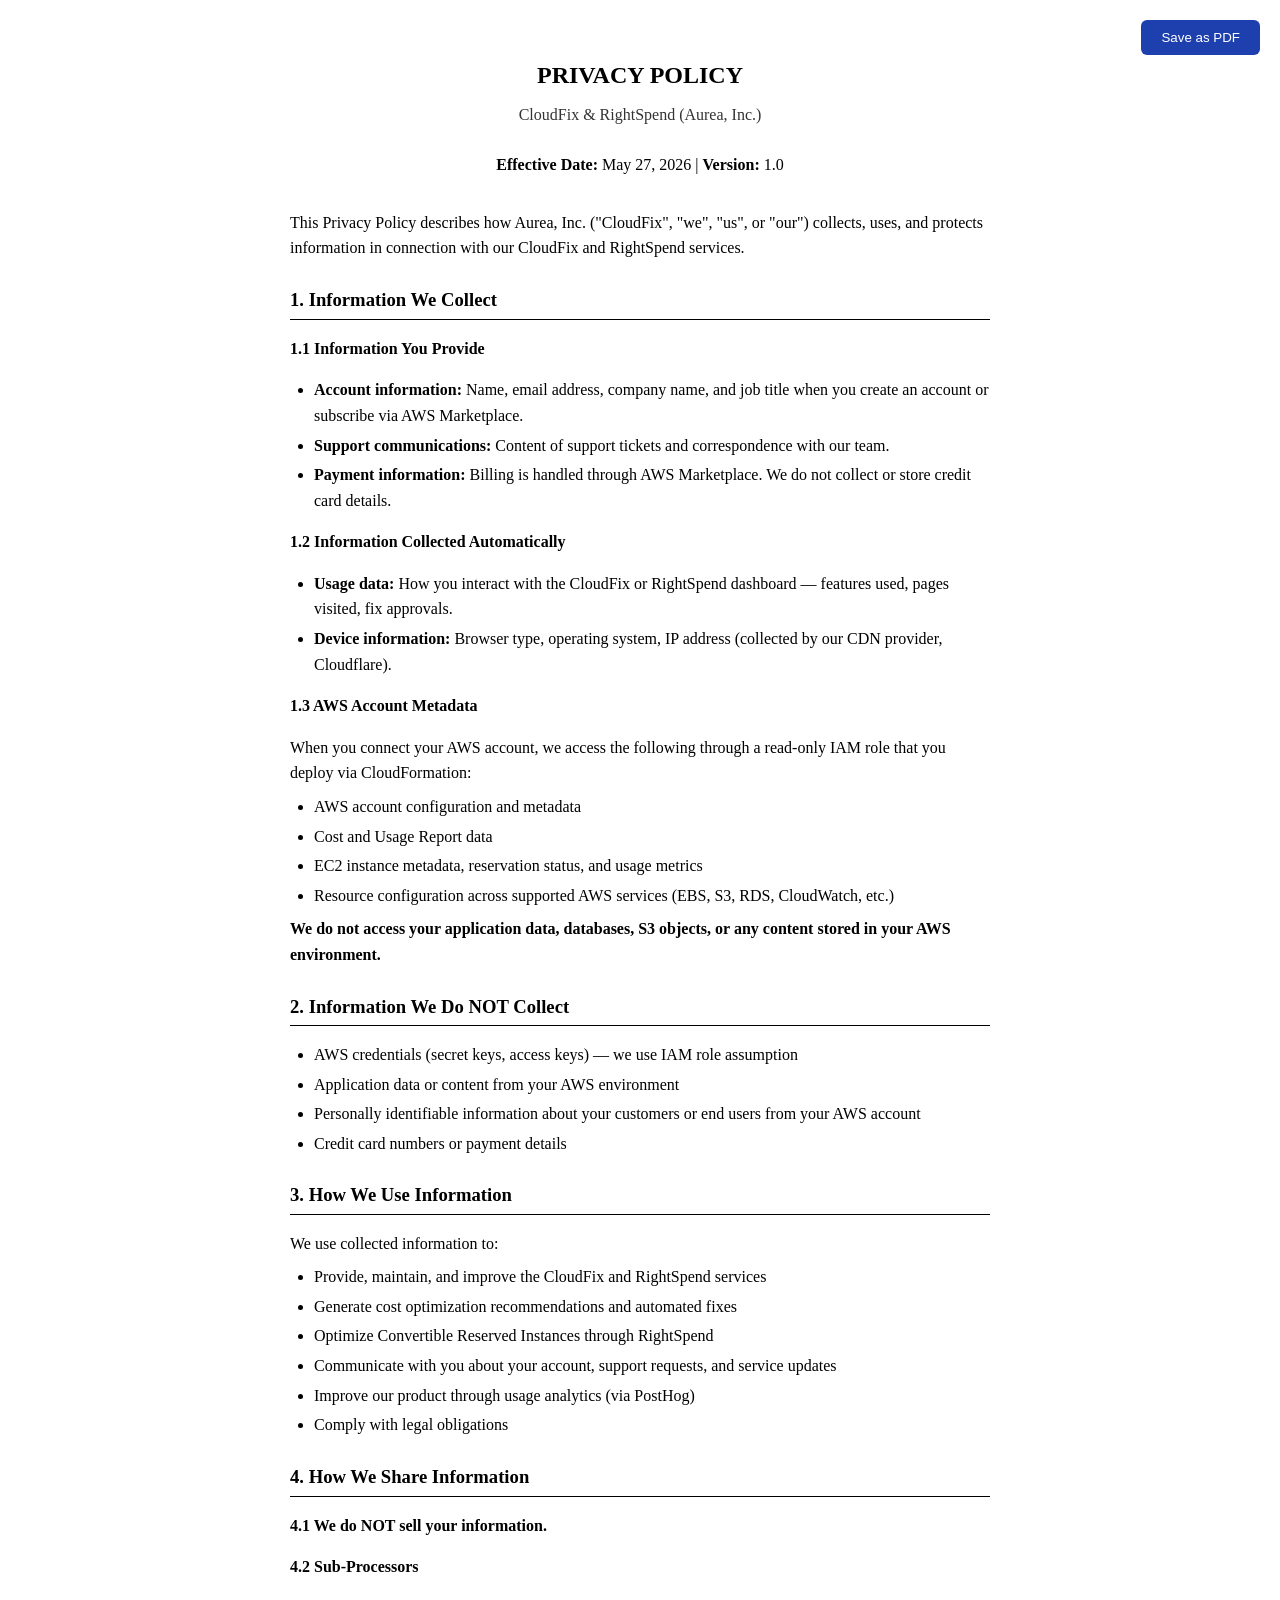
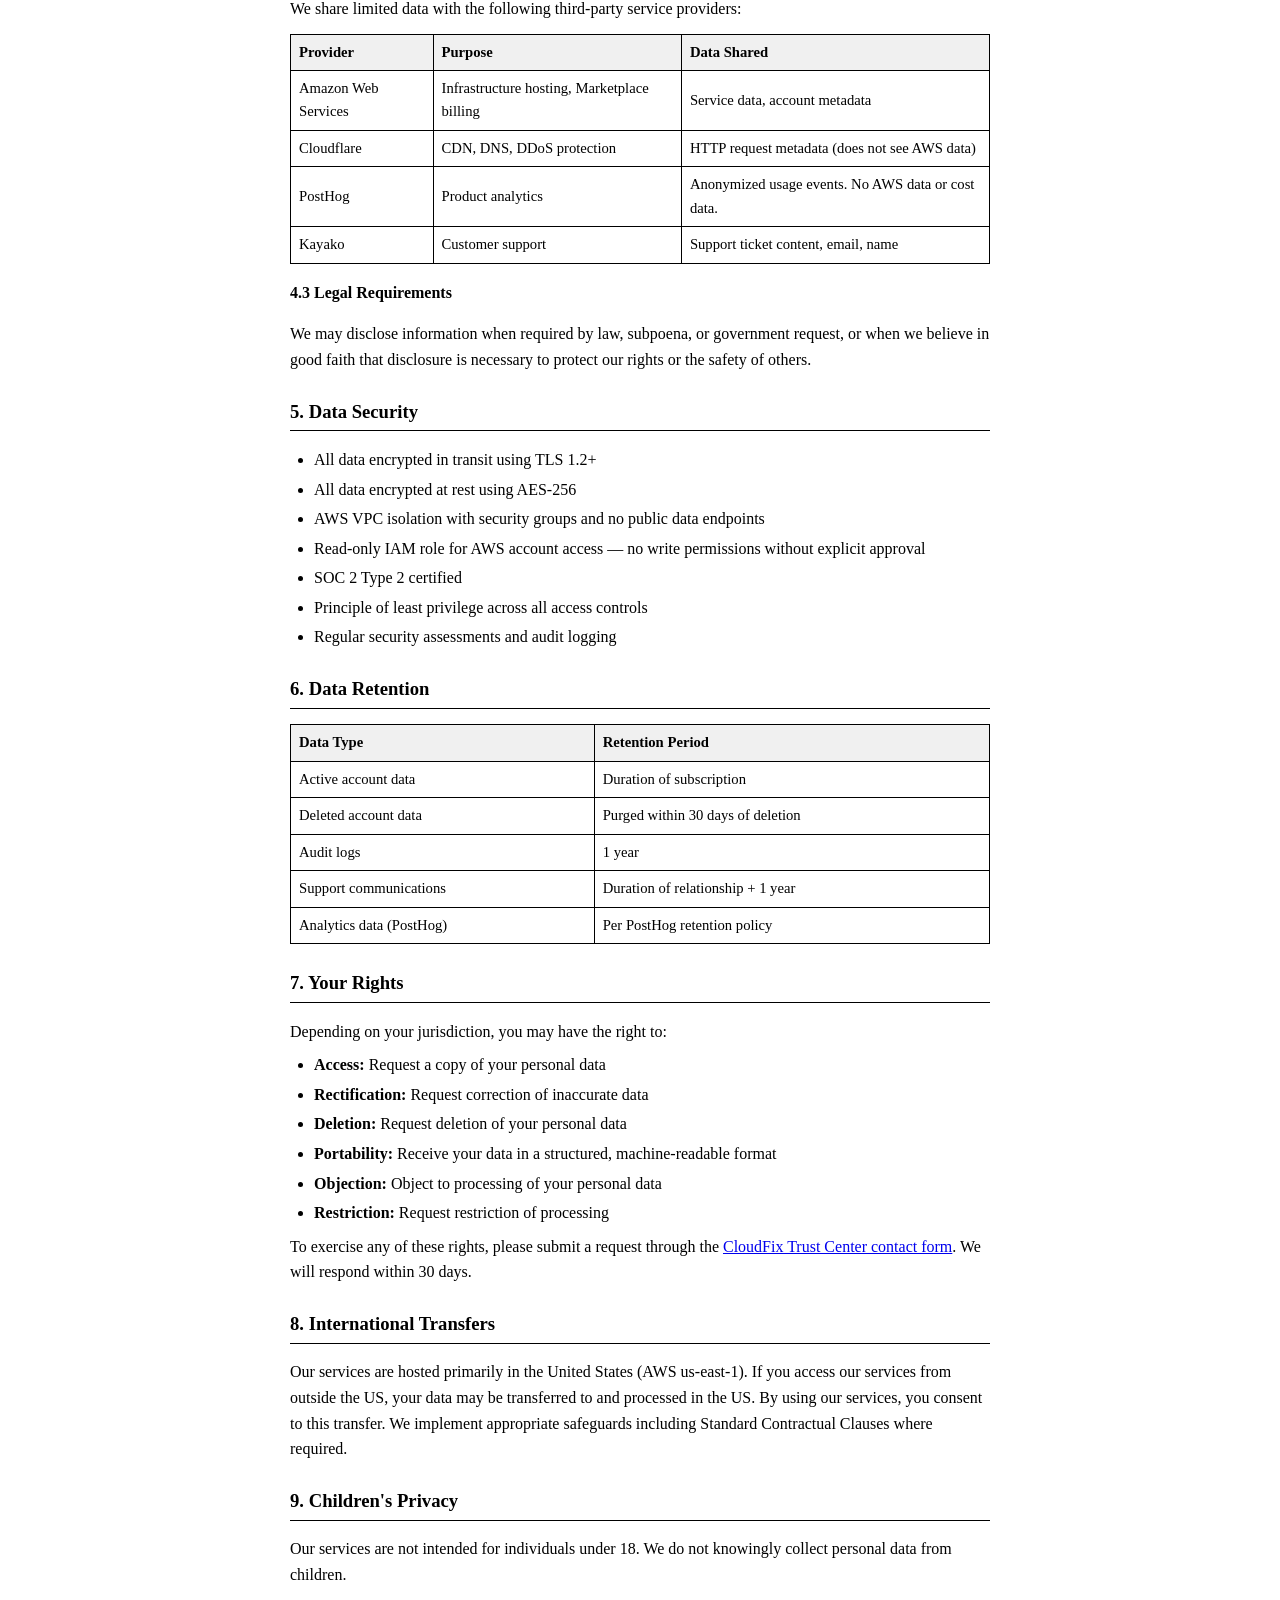
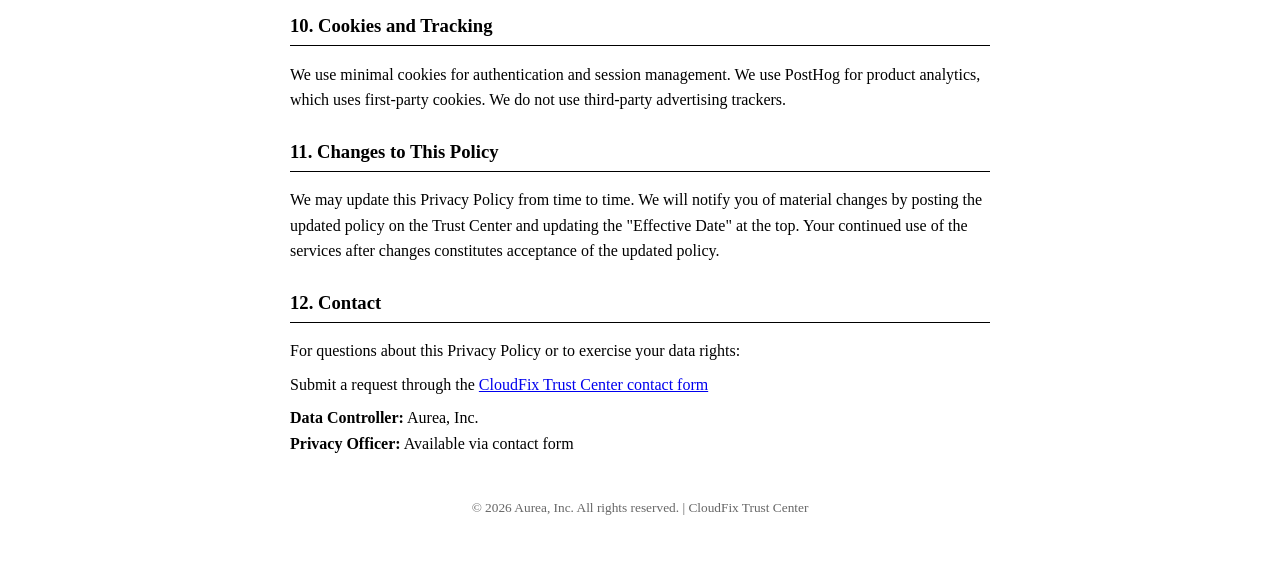
<file: documents/privacy-policy.html>
<!DOCTYPE html>
<html lang="en">
<head>
<meta charset="UTF-8">
<meta name="viewport" content="width=device-width, initial-scale=1.0">
<title>CloudFix Privacy Policy</title>
<style>
  @page { size: A4; margin: 2cm; }
  body { font-family: 'Times New Roman', Georgia, serif; font-size: 12pt; line-height: 1.6; color: #000; max-width: 700px; margin: 0 auto; padding: 40px; }
  h1 { font-size: 18pt; text-align: center; margin-bottom: 4px; }
  h2 { font-size: 14pt; margin-top: 24px; border-bottom: 1px solid #000; padding-bottom: 4px; }
  h3 { font-size: 12pt; margin-top: 16px; }
  p { margin: 8px 0; }
  table { width: 100%; border-collapse: collapse; margin: 12px 0; }
  th, td { border: 1px solid #000; padding: 6px 8px; text-align: left; font-size: 11pt; }
  th { background: #f0f0f0; }
  .subtitle { text-align: center; font-size: 12pt; margin-bottom: 24px; color: #333; }
  .effective-date { text-align: center; margin-bottom: 32px; }
  ul { margin: 8px 0; padding-left: 24px; }
  li { margin: 4px 0; }
  .print-btn { position: fixed; top: 20px; right: 20px; padding: 10px 20px; background: #1e40af; color: #fff; border: none; border-radius: 6px; cursor: pointer; font-family: sans-serif; }
  @media print { .print-btn { display: none; } }
</style>
</head>
<body>

<button class="print-btn" onclick="window.print()">Save as PDF</button>

<h1>PRIVACY POLICY</h1>
<p class="subtitle">CloudFix &amp; RightSpend (Aurea, Inc.)</p>
<p class="effective-date"><strong>Effective Date:</strong> May 27, 2026 | <strong>Version:</strong> 1.0</p>

<p>This Privacy Policy describes how Aurea, Inc. ("CloudFix", "we", "us", or "our") collects, uses, and protects information in connection with our CloudFix and RightSpend services.</p>

<h2>1. Information We Collect</h2>

<h3>1.1 Information You Provide</h3>
<ul>
  <li><strong>Account information:</strong> Name, email address, company name, and job title when you create an account or subscribe via AWS Marketplace.</li>
  <li><strong>Support communications:</strong> Content of support tickets and correspondence with our team.</li>
  <li><strong>Payment information:</strong> Billing is handled through AWS Marketplace. We do not collect or store credit card details.</li>
</ul>

<h3>1.2 Information Collected Automatically</h3>
<ul>
  <li><strong>Usage data:</strong> How you interact with the CloudFix or RightSpend dashboard — features used, pages visited, fix approvals.</li>
  <li><strong>Device information:</strong> Browser type, operating system, IP address (collected by our CDN provider, Cloudflare).</li>
</ul>

<h3>1.3 AWS Account Metadata</h3>
<p>When you connect your AWS account, we access the following through a read-only IAM role that you deploy via CloudFormation:</p>
<ul>
  <li>AWS account configuration and metadata</li>
  <li>Cost and Usage Report data</li>
  <li>EC2 instance metadata, reservation status, and usage metrics</li>
  <li>Resource configuration across supported AWS services (EBS, S3, RDS, CloudWatch, etc.)</li>
</ul>
<p><strong>We do not access your application data, databases, S3 objects, or any content stored in your AWS environment.</strong></p>

<h2>2. Information We Do NOT Collect</h2>
<ul>
  <li>AWS credentials (secret keys, access keys) — we use IAM role assumption</li>
  <li>Application data or content from your AWS environment</li>
  <li>Personally identifiable information about your customers or end users from your AWS account</li>
  <li>Credit card numbers or payment details</li>
</ul>

<h2>3. How We Use Information</h2>
<p>We use collected information to:</p>
<ul>
  <li>Provide, maintain, and improve the CloudFix and RightSpend services</li>
  <li>Generate cost optimization recommendations and automated fixes</li>
  <li>Optimize Convertible Reserved Instances through RightSpend</li>
  <li>Communicate with you about your account, support requests, and service updates</li>
  <li>Improve our product through usage analytics (via PostHog)</li>
  <li>Comply with legal obligations</li>
</ul>

<h2>4. How We Share Information</h2>

<h3>4.1 We do NOT sell your information.</h3>

<h3>4.2 Sub-Processors</h3>
<p>We share limited data with the following third-party service providers:</p>
<table>
  <tr><th>Provider</th><th>Purpose</th><th>Data Shared</th></tr>
  <tr><td>Amazon Web Services</td><td>Infrastructure hosting, Marketplace billing</td><td>Service data, account metadata</td></tr>
  <tr><td>Cloudflare</td><td>CDN, DNS, DDoS protection</td><td>HTTP request metadata (does not see AWS data)</td></tr>
  <tr><td>PostHog</td><td>Product analytics</td><td>Anonymized usage events. No AWS data or cost data.</td></tr>
  <tr><td>Kayako</td><td>Customer support</td><td>Support ticket content, email, name</td></tr>
</table>

<h3>4.3 Legal Requirements</h3>
<p>We may disclose information when required by law, subpoena, or government request, or when we believe in good faith that disclosure is necessary to protect our rights or the safety of others.</p>

<h2>5. Data Security</h2>
<ul>
  <li>All data encrypted in transit using TLS 1.2+</li>
  <li>All data encrypted at rest using AES-256</li>
  <li>AWS VPC isolation with security groups and no public data endpoints</li>
  <li>Read-only IAM role for AWS account access — no write permissions without explicit approval</li>
  <li>SOC 2 Type 2 certified</li>
  <li>Principle of least privilege across all access controls</li>
  <li>Regular security assessments and audit logging</li>
</ul>

<h2>6. Data Retention</h2>
<table>
  <tr><th>Data Type</th><th>Retention Period</th></tr>
  <tr><td>Active account data</td><td>Duration of subscription</td></tr>
  <tr><td>Deleted account data</td><td>Purged within 30 days of deletion</td></tr>
  <tr><td>Audit logs</td><td>1 year</td></tr>
  <tr><td>Support communications</td><td>Duration of relationship + 1 year</td></tr>
  <tr><td>Analytics data (PostHog)</td><td>Per PostHog retention policy</td></tr>
</table>

<h2>7. Your Rights</h2>
<p>Depending on your jurisdiction, you may have the right to:</p>
<ul>
  <li><strong>Access:</strong> Request a copy of your personal data</li>
  <li><strong>Rectification:</strong> Request correction of inaccurate data</li>
  <li><strong>Deletion:</strong> Request deletion of your personal data</li>
  <li><strong>Portability:</strong> Receive your data in a structured, machine-readable format</li>
  <li><strong>Objection:</strong> Object to processing of your personal data</li>
  <li><strong>Restriction:</strong> Request restriction of processing</li>
</ul>
<p>To exercise any of these rights, please submit a request through the <a href="https://trust-cloudfix.pages.dev/contact.html">CloudFix Trust Center contact form</a>. We will respond within 30 days.</p>

<h2>8. International Transfers</h2>
<p>Our services are hosted primarily in the United States (AWS us-east-1). If you access our services from outside the US, your data may be transferred to and processed in the US. By using our services, you consent to this transfer. We implement appropriate safeguards including Standard Contractual Clauses where required.</p>

<h2>9. Children's Privacy</h2>
<p>Our services are not intended for individuals under 18. We do not knowingly collect personal data from children.</p>

<h2>10. Cookies and Tracking</h2>
<p>We use minimal cookies for authentication and session management. We use PostHog for product analytics, which uses first-party cookies. We do not use third-party advertising trackers.</p>

<h2>11. Changes to This Policy</h2>
<p>We may update this Privacy Policy from time to time. We will notify you of material changes by posting the updated policy on the Trust Center and updating the "Effective Date" at the top. Your continued use of the services after changes constitutes acceptance of the updated policy.</p>

<h2>12. Contact</h2>
<p>For questions about this Privacy Policy or to exercise your data rights:</p>
<p>Submit a request through the <a href="https://trust-cloudfix.pages.dev/contact.html">CloudFix Trust Center contact form</a></p>
<p><strong>Data Controller:</strong> Aurea, Inc.<br>
<strong>Privacy Officer:</strong> Available via contact form</p>

<p style="text-align:center;margin-top:40px;font-size:10pt;color:#666;">© 2026 Aurea, Inc. All rights reserved. | CloudFix Trust Center</p>

</body>
</html>
</file>
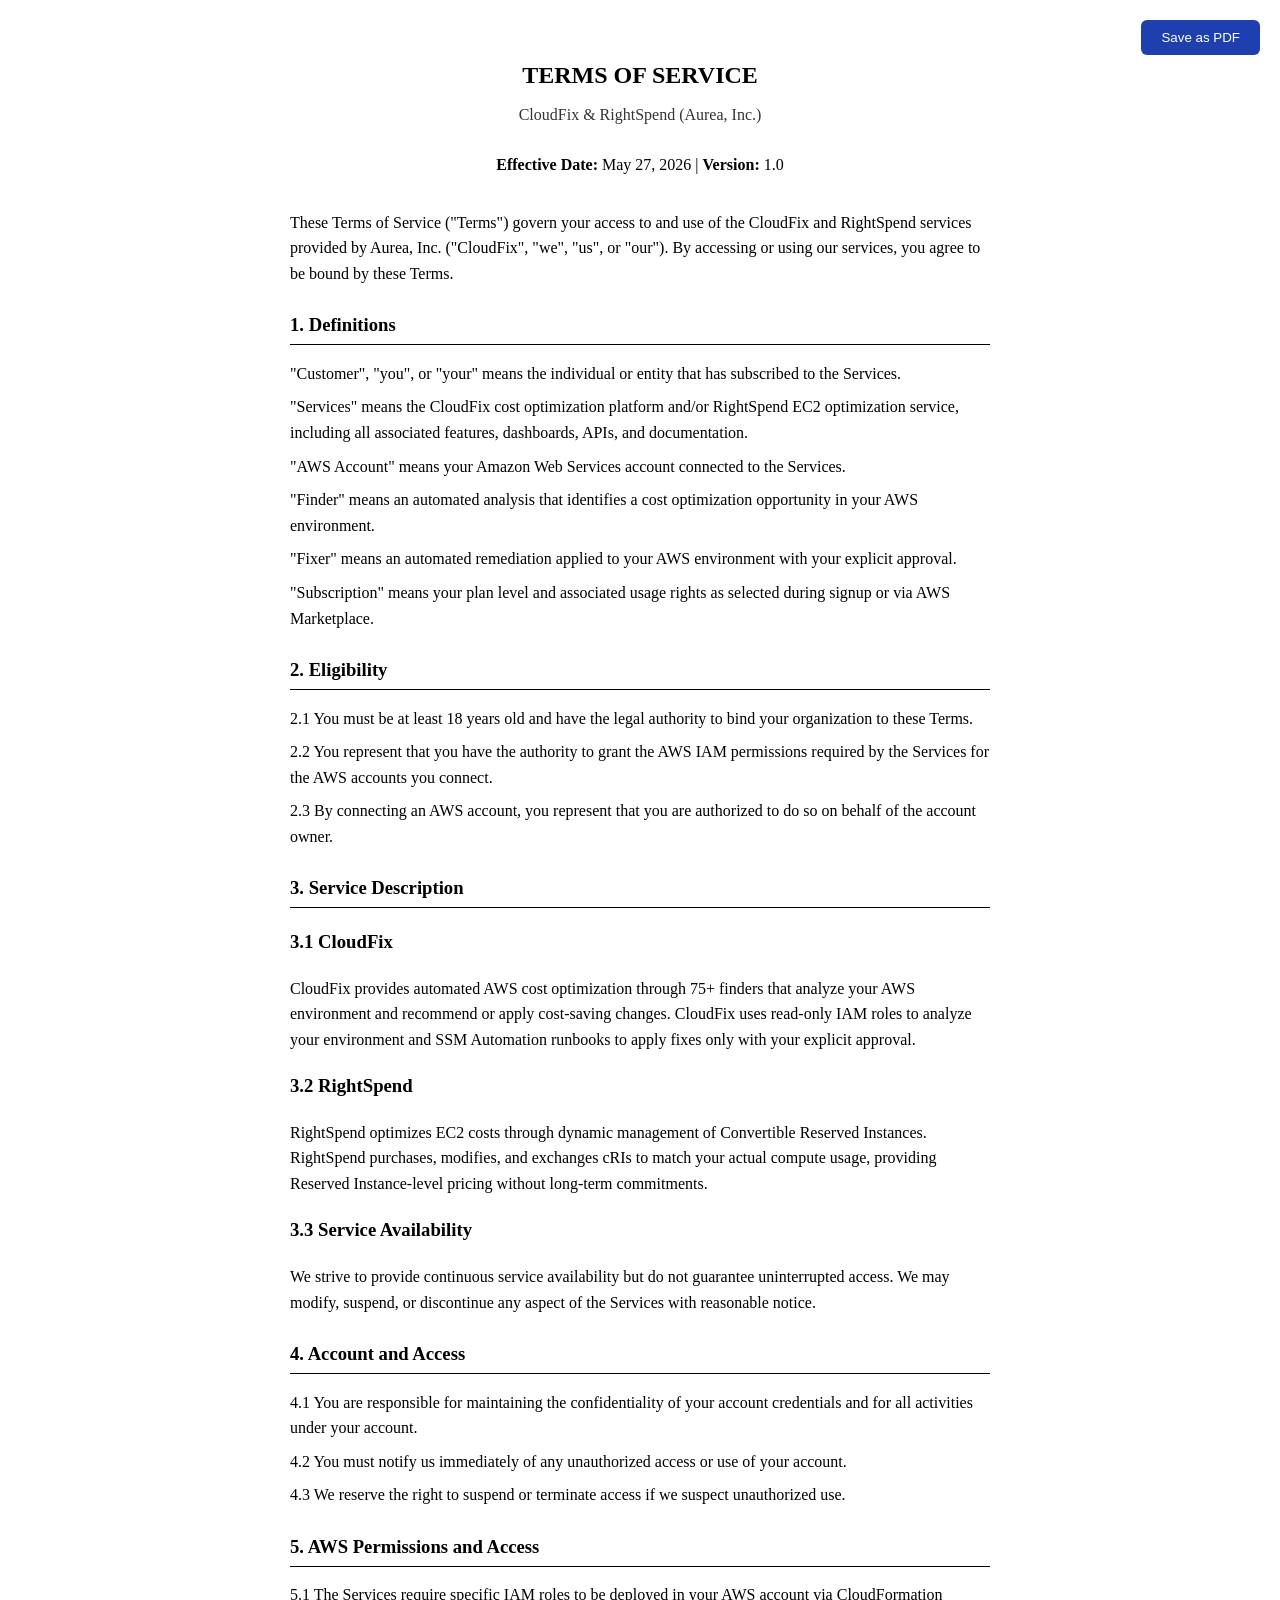
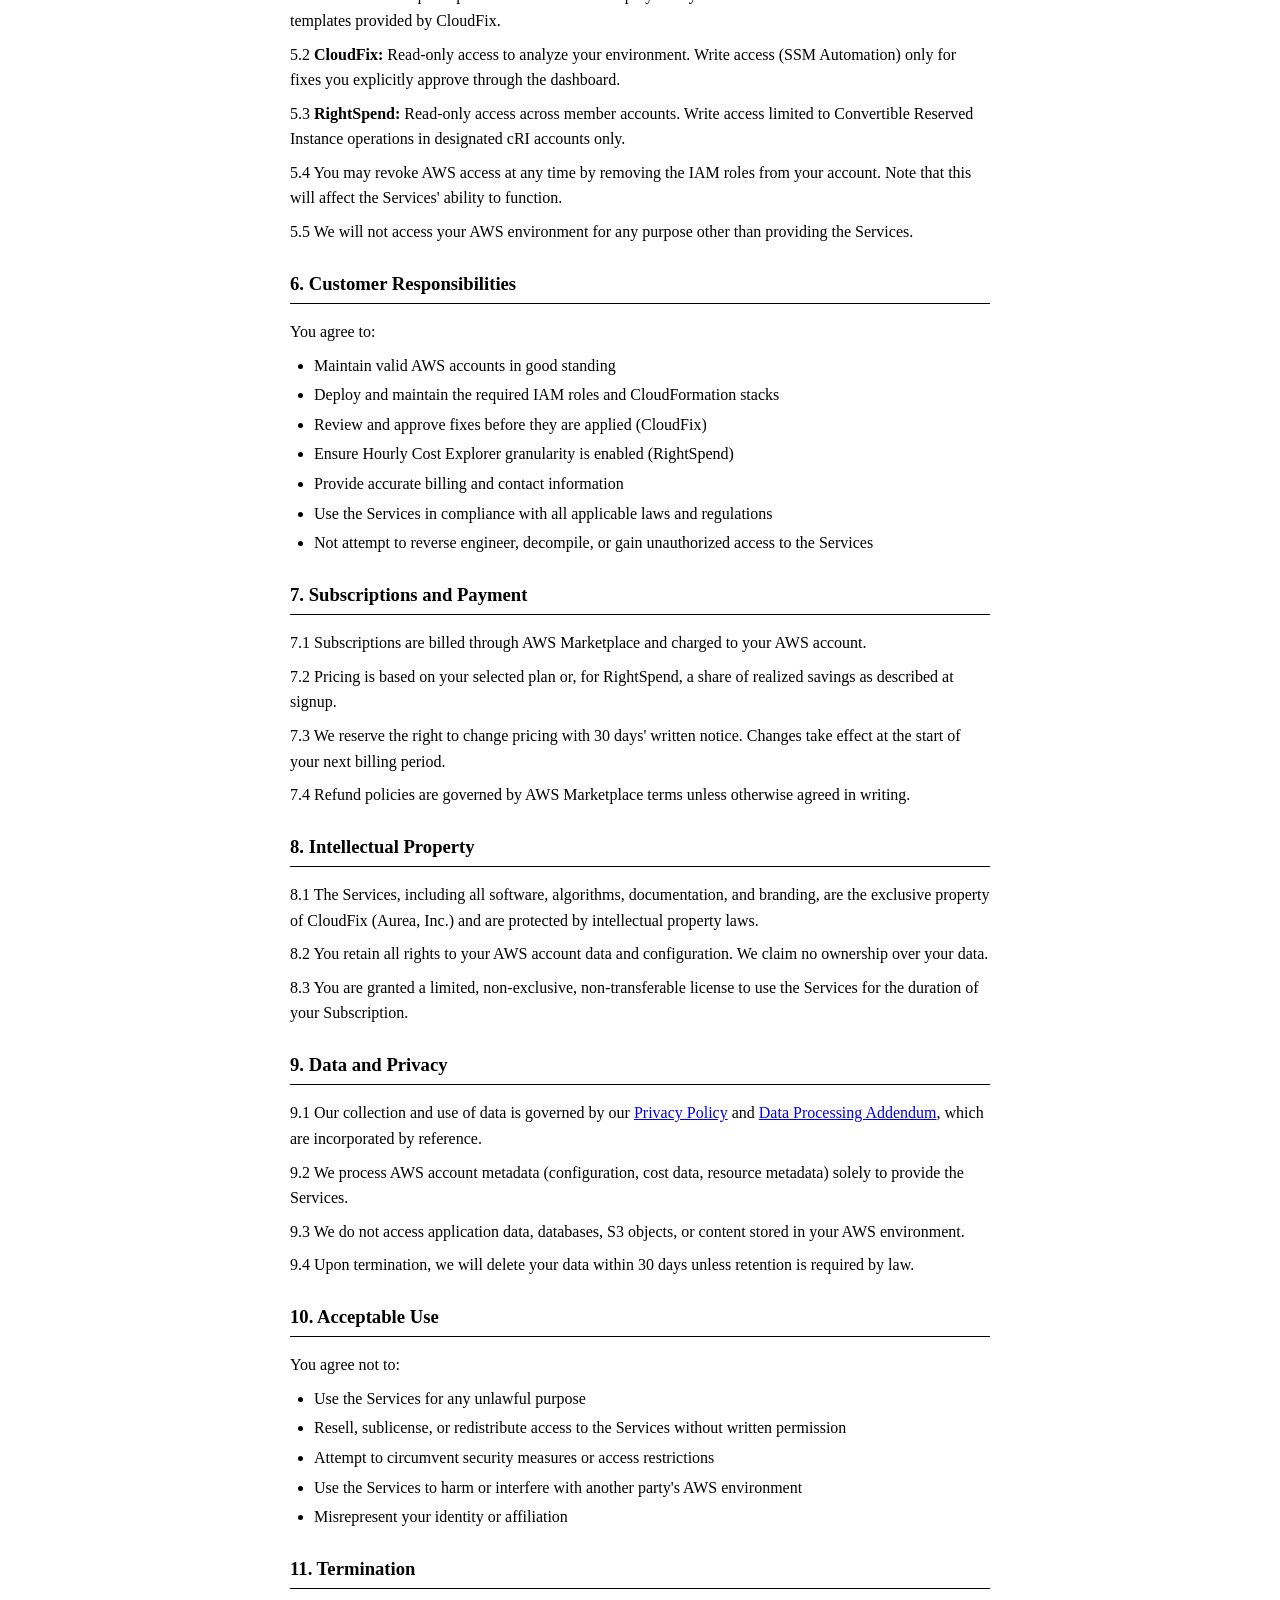
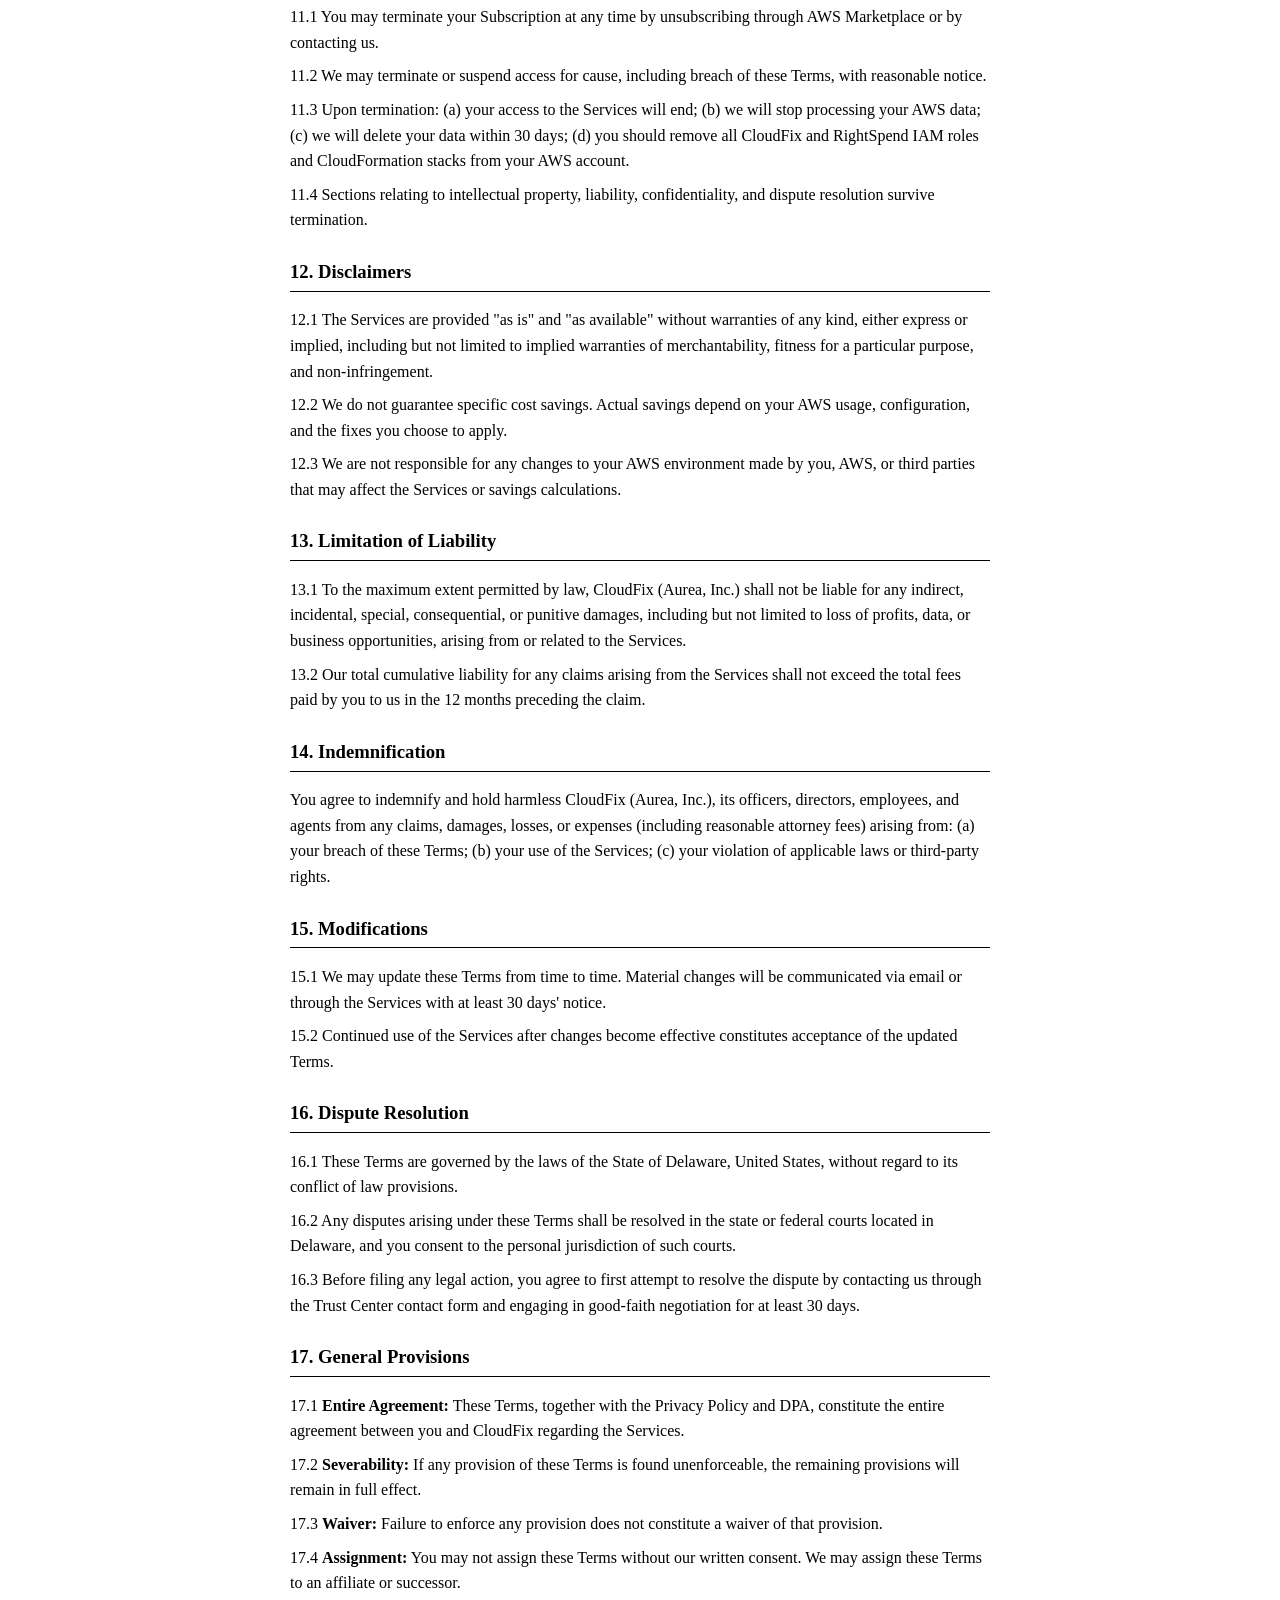
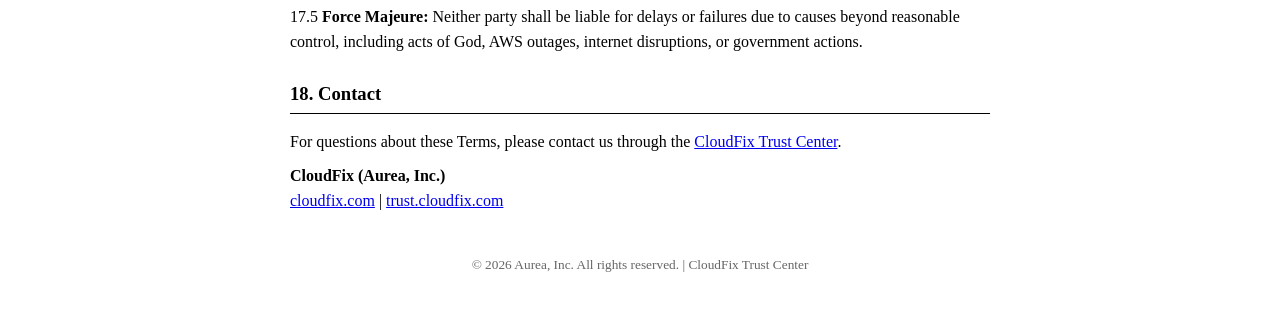
<file: documents/terms-of-service.html>
<!DOCTYPE html>
<html lang="en">
<head>
<meta charset="UTF-8">
<meta name="viewport" content="width=device-width, initial-scale=1.0">
<title>CloudFix Terms of Service</title>
<style>
  @page { size: A4; margin: 2cm; }
  body { font-family: 'Times New Roman', Georgia, serif; font-size: 12pt; line-height: 1.6; color: #000; max-width: 700px; margin: 0 auto; padding: 40px; }
  h1 { font-size: 18pt; text-align: center; margin-bottom: 4px; }
  h2 { font-size: 14pt; margin-top: 24px; border-bottom: 1px solid #000; padding-bottom: 4px; }
  p { margin: 8px 0; }
  ul { margin: 8px 0; padding-left: 24px; }
  li { margin: 4px 0; }
  .subtitle { text-align: center; font-size: 12pt; margin-bottom: 24px; color: #333; }
  .effective-date { text-align: center; margin-bottom: 32px; }
  .print-btn { position: fixed; top: 20px; right: 20px; padding: 10px 20px; background: #1e40af; color: #fff; border: none; border-radius: 6px; cursor: pointer; font-family: sans-serif; }
  @media print { .print-btn { display: none; } }
</style>
</head>
<body>

<button class="print-btn" onclick="window.print()">Save as PDF</button>

<h1>TERMS OF SERVICE</h1>
<p class="subtitle">CloudFix &amp; RightSpend (Aurea, Inc.)</p>
<p class="effective-date"><strong>Effective Date:</strong> May 27, 2026 | <strong>Version:</strong> 1.0</p>

<p>These Terms of Service ("Terms") govern your access to and use of the CloudFix and RightSpend services provided by Aurea, Inc. ("CloudFix", "we", "us", or "our"). By accessing or using our services, you agree to be bound by these Terms.</p>

<h2>1. Definitions</h2>
<p>"Customer", "you", or "your" means the individual or entity that has subscribed to the Services.</p>
<p>"Services" means the CloudFix cost optimization platform and/or RightSpend EC2 optimization service, including all associated features, dashboards, APIs, and documentation.</p>
<p>"AWS Account" means your Amazon Web Services account connected to the Services.</p>
<p>"Finder" means an automated analysis that identifies a cost optimization opportunity in your AWS environment.</p>
<p>"Fixer" means an automated remediation applied to your AWS environment with your explicit approval.</p>
<p>"Subscription" means your plan level and associated usage rights as selected during signup or via AWS Marketplace.</p>

<h2>2. Eligibility</h2>
<p>2.1 You must be at least 18 years old and have the legal authority to bind your organization to these Terms.</p>
<p>2.2 You represent that you have the authority to grant the AWS IAM permissions required by the Services for the AWS accounts you connect.</p>
<p>2.3 By connecting an AWS account, you represent that you are authorized to do so on behalf of the account owner.</p>

<h2>3. Service Description</h2>

<h3>3.1 CloudFix</h3>
<p>CloudFix provides automated AWS cost optimization through 75+ finders that analyze your AWS environment and recommend or apply cost-saving changes. CloudFix uses read-only IAM roles to analyze your environment and SSM Automation runbooks to apply fixes only with your explicit approval.</p>

<h3>3.2 RightSpend</h3>
<p>RightSpend optimizes EC2 costs through dynamic management of Convertible Reserved Instances. RightSpend purchases, modifies, and exchanges cRIs to match your actual compute usage, providing Reserved Instance-level pricing without long-term commitments.</p>

<h3>3.3 Service Availability</h3>
<p>We strive to provide continuous service availability but do not guarantee uninterrupted access. We may modify, suspend, or discontinue any aspect of the Services with reasonable notice.</p>

<h2>4. Account and Access</h2>
<p>4.1 You are responsible for maintaining the confidentiality of your account credentials and for all activities under your account.</p>
<p>4.2 You must notify us immediately of any unauthorized access or use of your account.</p>
<p>4.3 We reserve the right to suspend or terminate access if we suspect unauthorized use.</p>

<h2>5. AWS Permissions and Access</h2>
<p>5.1 The Services require specific IAM roles to be deployed in your AWS account via CloudFormation templates provided by CloudFix.</p>
<p>5.2 <strong>CloudFix:</strong> Read-only access to analyze your environment. Write access (SSM Automation) only for fixes you explicitly approve through the dashboard.</p>
<p>5.3 <strong>RightSpend:</strong> Read-only access across member accounts. Write access limited to Convertible Reserved Instance operations in designated cRI accounts only.</p>
<p>5.4 You may revoke AWS access at any time by removing the IAM roles from your account. Note that this will affect the Services' ability to function.</p>
<p>5.5 We will not access your AWS environment for any purpose other than providing the Services.</p>

<h2>6. Customer Responsibilities</h2>
<p>You agree to:</p>
<ul>
  <li>Maintain valid AWS accounts in good standing</li>
  <li>Deploy and maintain the required IAM roles and CloudFormation stacks</li>
  <li>Review and approve fixes before they are applied (CloudFix)</li>
  <li>Ensure Hourly Cost Explorer granularity is enabled (RightSpend)</li>
  <li>Provide accurate billing and contact information</li>
  <li>Use the Services in compliance with all applicable laws and regulations</li>
  <li>Not attempt to reverse engineer, decompile, or gain unauthorized access to the Services</li>
</ul>

<h2>7. Subscriptions and Payment</h2>
<p>7.1 Subscriptions are billed through AWS Marketplace and charged to your AWS account.</p>
<p>7.2 Pricing is based on your selected plan or, for RightSpend, a share of realized savings as described at signup.</p>
<p>7.3 We reserve the right to change pricing with 30 days' written notice. Changes take effect at the start of your next billing period.</p>
<p>7.4 Refund policies are governed by AWS Marketplace terms unless otherwise agreed in writing.</p>

<h2>8. Intellectual Property</h2>
<p>8.1 The Services, including all software, algorithms, documentation, and branding, are the exclusive property of CloudFix (Aurea, Inc.) and are protected by intellectual property laws.</p>
<p>8.2 You retain all rights to your AWS account data and configuration. We claim no ownership over your data.</p>
<p>8.3 You are granted a limited, non-exclusive, non-transferable license to use the Services for the duration of your Subscription.</p>

<h2>9. Data and Privacy</h2>
<p>9.1 Our collection and use of data is governed by our <a href="documents/privacy-policy.html">Privacy Policy</a> and <a href="documents/dpa.html">Data Processing Addendum</a>, which are incorporated by reference.</p>
<p>9.2 We process AWS account metadata (configuration, cost data, resource metadata) solely to provide the Services.</p>
<p>9.3 We do not access application data, databases, S3 objects, or content stored in your AWS environment.</p>
<p>9.4 Upon termination, we will delete your data within 30 days unless retention is required by law.</p>

<h2>10. Acceptable Use</h2>
<p>You agree not to:</p>
<ul>
  <li>Use the Services for any unlawful purpose</li>
  <li>Resell, sublicense, or redistribute access to the Services without written permission</li>
  <li>Attempt to circumvent security measures or access restrictions</li>
  <li>Use the Services to harm or interfere with another party's AWS environment</li>
  <li>Misrepresent your identity or affiliation</li>
</ul>

<h2>11. Termination</h2>
<p>11.1 You may terminate your Subscription at any time by unsubscribing through AWS Marketplace or by contacting us.</p>
<p>11.2 We may terminate or suspend access for cause, including breach of these Terms, with reasonable notice.</p>
<p>11.3 Upon termination: (a) your access to the Services will end; (b) we will stop processing your AWS data; (c) we will delete your data within 30 days; (d) you should remove all CloudFix and RightSpend IAM roles and CloudFormation stacks from your AWS account.</p>
<p>11.4 Sections relating to intellectual property, liability, confidentiality, and dispute resolution survive termination.</p>

<h2>12. Disclaimers</h2>
<p>12.1 The Services are provided "as is" and "as available" without warranties of any kind, either express or implied, including but not limited to implied warranties of merchantability, fitness for a particular purpose, and non-infringement.</p>
<p>12.2 We do not guarantee specific cost savings. Actual savings depend on your AWS usage, configuration, and the fixes you choose to apply.</p>
<p>12.3 We are not responsible for any changes to your AWS environment made by you, AWS, or third parties that may affect the Services or savings calculations.</p>

<h2>13. Limitation of Liability</h2>
<p>13.1 To the maximum extent permitted by law, CloudFix (Aurea, Inc.) shall not be liable for any indirect, incidental, special, consequential, or punitive damages, including but not limited to loss of profits, data, or business opportunities, arising from or related to the Services.</p>
<p>13.2 Our total cumulative liability for any claims arising from the Services shall not exceed the total fees paid by you to us in the 12 months preceding the claim.</p>

<h2>14. Indemnification</h2>
<p>You agree to indemnify and hold harmless CloudFix (Aurea, Inc.), its officers, directors, employees, and agents from any claims, damages, losses, or expenses (including reasonable attorney fees) arising from: (a) your breach of these Terms; (b) your use of the Services; (c) your violation of applicable laws or third-party rights.</p>

<h2>15. Modifications</h2>
<p>15.1 We may update these Terms from time to time. Material changes will be communicated via email or through the Services with at least 30 days' notice.</p>
<p>15.2 Continued use of the Services after changes become effective constitutes acceptance of the updated Terms.</p>

<h2>16. Dispute Resolution</h2>
<p>16.1 These Terms are governed by the laws of the State of Delaware, United States, without regard to its conflict of law provisions.</p>
<p>16.2 Any disputes arising under these Terms shall be resolved in the state or federal courts located in Delaware, and you consent to the personal jurisdiction of such courts.</p>
<p>16.3 Before filing any legal action, you agree to first attempt to resolve the dispute by contacting us through the Trust Center contact form and engaging in good-faith negotiation for at least 30 days.</p>

<h2>17. General Provisions</h2>
<p>17.1 <strong>Entire Agreement:</strong> These Terms, together with the Privacy Policy and DPA, constitute the entire agreement between you and CloudFix regarding the Services.</p>
<p>17.2 <strong>Severability:</strong> If any provision of these Terms is found unenforceable, the remaining provisions will remain in full effect.</p>
<p>17.3 <strong>Waiver:</strong> Failure to enforce any provision does not constitute a waiver of that provision.</p>
<p>17.4 <strong>Assignment:</strong> You may not assign these Terms without our written consent. We may assign these Terms to an affiliate or successor.</p>
<p>17.5 <strong>Force Majeure:</strong> Neither party shall be liable for delays or failures due to causes beyond reasonable control, including acts of God, AWS outages, internet disruptions, or government actions.</p>

<h2>18. Contact</h2>
<p>For questions about these Terms, please contact us through the <a href="https://trust.cloudfix.com/contact.html">CloudFix Trust Center</a>.</p>
<p><strong>CloudFix (Aurea, Inc.)</strong><br>
<a href="https://cloudfix.com">cloudfix.com</a> | <a href="https://trust.cloudfix.com">trust.cloudfix.com</a></p>

<p style="text-align:center;margin-top:40px;font-size:10pt;color:#666;">© 2026 Aurea, Inc. All rights reserved. | CloudFix Trust Center</p>

</body>
</html>
</file>
<file: css/style.css>
/* ============================================
   CloudFix Trust Center — Style Sheet
   ============================================ */

/* --- Reset & Base --- */
*, *::before, *::after {
  box-sizing: border-box;
  margin: 0;
  padding: 0;
}

:root {
  /* CloudFix Brand */
  --cf-navy: #0B1F3F;
  --cf-blue: #1B3A5C;
  --cf-blue-light: #2A5F8F;
  --cf-green: #28A745;
  --cf-green-dark: #1E7E34;
  --cf-teal: #17A2B8;
  --cf-white: #FFFFFF;
  --cf-gray-50: #F8F9FA;
  --cf-gray-100: #F1F3F5;
  --cf-gray-200: #E9ECEF;
  --cf-gray-300: #DEE2E6;
  --cf-gray-400: #CED4DA;
  --cf-gray-500: #ADB5BD;
  --cf-gray-600: #868E96;
  --cf-gray-700: #495057;
  --cf-gray-800: #343A40;
  --cf-gray-900: #212529;
  --cf-text: #1A1A2E;

  /* Status */
  --status-green: #28A745;
  --status-amber: #FFC107;
  --status-red: #DC3545;

  /* Layout */
  --sidebar-width: 260px;
  --header-height: 64px;
  --content-max: 860px;

  /* Shadows */
  --shadow-sm: 0 1px 3px rgba(0,0,0,0.08);
  --shadow-md: 0 2px 8px rgba(0,0,0,0.10);
  --shadow-lg: 0 4px 16px rgba(0,0,0,0.12);

  /* Transitions */
  --transition: 0.2s ease;

  /* Border radius */
  --radius-sm: 6px;
  --radius-md: 8px;
  --radius-lg: 12px;
}

html {
  font-size: 16px;
  scroll-behavior: smooth;
}

body {
  font-family: 'Inter', -apple-system, BlinkMacSystemFont, 'Segoe UI', Roboto, 'Helvetica Neue', Arial, sans-serif;
  color: var(--cf-text);
  background: var(--cf-white);
  line-height: 1.6;
  -webkit-font-smoothing: antialiased;
  -moz-osx-font-smoothing: grayscale;
}

a {
  color: var(--cf-blue-light);
  text-decoration: none;
  transition: color var(--transition);
}

a:hover {
  color: var(--cf-teal);
}

img, svg {
  max-width: 100%;
  height: auto;
}

/* --- Layout --- */
.layout {
  display: flex;
  min-height: 100vh;
}

/* --- Sidebar --- */
.sidebar {
  position: fixed;
  top: 0;
  left: 0;
  width: var(--sidebar-width);
  height: 100vh;
  background: var(--cf-navy);
  color: var(--cf-white);
  display: flex;
  flex-direction: column;
  z-index: 100;
  overflow-y: auto;
  transition: transform 0.3s ease;
}

.sidebar-brand {
  padding: 24px 20px;
  border-bottom: 1px solid rgba(255,255,255,0.1);
  display: flex;
  align-items: center;
  gap: 12px;
}

.sidebar-brand .logo-img {
  width: 140px;
  height: auto;
  margin-bottom: 8px;
  display: block;
}

.sidebar-brand .brand-sub {
  font-size: 13px;
  color: var(--cf-muted, #94a3b8);
  letter-spacing: 0.05em;
  text-transform: uppercase;
  text-align: center;
}

.sidebar-brand .brand-text {
  font-size: 18px;
  font-weight: 700;
  letter-spacing: -0.02em;
  color: var(--cf-white);
}

.sidebar-brand .brand-sub {
  font-size: 11px;
  color: rgba(255,255,255,0.5);
  text-transform: uppercase;
  letter-spacing: 0.08em;
  margin-top: 2px;
}

.sidebar-nav {
  padding: 16px 0;
  flex: 1;
}

.sidebar-nav a {
  display: flex;
  align-items: center;
  gap: 12px;
  padding: 11px 20px;
  color: rgba(255,255,255,0.7);
  font-size: 14px;
  font-weight: 500;
  transition: all var(--transition);
  border-left: 3px solid transparent;
}

.sidebar-nav a:hover {
  color: var(--cf-white);
  background: rgba(255,255,255,0.06);
}

.sidebar-nav a.active {
  color: var(--cf-white);
  background: rgba(255,255,255,0.08);
  border-left-color: var(--cf-green);
}

.sidebar-nav a .nav-icon {
  width: 18px;
  height: 18px;
  opacity: 0.7;
}

.sidebar-nav a.active .nav-icon {
  opacity: 1;
}

.sidebar-footer {
  padding: 16px 20px;
  border-top: 1px solid rgba(255,255,255,0.1);
  font-size: 12px;
  color: rgba(255,255,255,0.4);
}

.sidebar-footer a {
  color: rgba(255,255,255,0.5);
  font-size: 12px;
}

.sidebar-footer a:hover {
  color: var(--cf-white);
}

/* --- Mobile Header --- */
.mobile-header {
  display: none;
  position: fixed;
  top: 0;
  left: 0;
  right: 0;
  height: var(--header-height);
  background: var(--cf-navy);
  color: var(--cf-white);
  z-index: 99;
  align-items: center;
  justify-content: space-between;
  padding: 0 16px;
}

.mobile-header .brand-row {
  display: flex;
  align-items: center;
  gap: 10px;
}

.mobile-header .logo-img {
  height: 28px;
  width: auto;
  max-width: 160px;
}

.mobile-header .brand-text {
  font-size: 16px;
  font-weight: 700;
}

.hamburger {
  background: none;
  border: none;
  color: var(--cf-white);
  cursor: pointer;
  padding: 8px;
  display: flex;
  align-items: center;
  justify-content: center;
}

.hamburger svg {
  width: 24px;
  height: 24px;
}

/* --- Overlay --- */
.sidebar-overlay {
  display: none;
  position: fixed;
  inset: 0;
  background: rgba(0,0,0,0.5);
  z-index: 99;
}

.sidebar-overlay.active {
  display: block;
}

/* --- Main Content --- */
.main-content {
  flex: 1;
  margin-left: var(--sidebar-width);
  min-height: 100vh;
}

.page-wrapper {
  max-width: var(--content-max);
  margin: 0 auto;
  padding: 48px 40px 80px;
}

/* --- Page Header --- */
.page-header {
  margin-bottom: 40px;
}

.page-header h1 {
  font-size: 32px;
  font-weight: 700;
  color: var(--cf-navy);
  letter-spacing: -0.02em;
  margin-bottom: 8px;
}

.page-header .subtitle {
  font-size: 18px;
  color: var(--cf-gray-600);
  line-height: 1.5;
}

.page-header .last-updated {
  font-size: 13px;
  color: var(--cf-gray-500);
  margin-top: 12px;
}

/* --- Section --- */
.section {
  margin-bottom: 48px;
}

.section h2 {
  font-size: 22px;
  font-weight: 700;
  color: var(--cf-navy);
  margin-bottom: 16px;
  padding-bottom: 8px;
  border-bottom: 2px solid var(--cf-gray-200);
}

.section h3 {
  font-size: 17px;
  font-weight: 600;
  color: var(--cf-blue);
  margin: 24px 0 10px;
}

.section p {
  margin-bottom: 14px;
  color: var(--cf-gray-800);
}

.section ul, .section ol {
  margin: 10px 0 16px 20px;
}

.section li {
  margin-bottom: 6px;
  color: var(--cf-gray-800);
}

/* --- Cards --- */
.card {
  background: var(--cf-white);
  border: 1px solid var(--cf-gray-200);
  border-radius: var(--radius-md);
  padding: 24px;
  box-shadow: var(--shadow-sm);
  transition: box-shadow var(--transition);
}

.card:hover {
  box-shadow: var(--shadow-md);
}

.card-grid {
  display: grid;
  grid-template-columns: repeat(auto-fill, minmax(260px, 1fr));
  gap: 20px;
  margin: 20px 0;
}

.card-grid-3 {
  grid-template-columns: repeat(auto-fill, minmax(240px, 1fr));
}

.stat-card {
  text-align: center;
  padding: 28px 20px;
}

.stat-card .stat-icon {
  width: 40px;
  height: 40px;
  margin: 0 auto 12px;
  color: var(--cf-blue-light);
}

.stat-card .stat-label {
  font-size: 13px;
  font-weight: 600;
  text-transform: uppercase;
  letter-spacing: 0.05em;
  color: var(--cf-gray-600);
  margin-bottom: 6px;
}

.stat-card .stat-value {
  font-size: 15px;
  font-weight: 500;
  color: var(--cf-gray-800);
}

/* --- Badges --- */
.badge {
  display: inline-flex;
  align-items: center;
  gap: 6px;
  padding: 6px 14px;
  border-radius: 20px;
  font-size: 13px;
  font-weight: 600;
  line-height: 1;
}

.badge-green {
  background: #E6F9EE;
  color: var(--cf-green-dark);
}

.badge-blue {
  background: #E8F4FD;
  color: var(--cf-blue);
}

.badge-teal {
  background: #E6F9FC;
  color: #0C7792;
}

.badge-outline {
  background: transparent;
  border: 1px solid var(--cf-gray-300);
  color: var(--cf-gray-700);
}

/* --- Certification Cards --- */
.cert-card {
  display: flex;
  align-items: flex-start;
  gap: 16px;
  padding: 20px;
}

.cert-card .cert-badge {
  width: 56px;
  height: 56px;
  flex-shrink: 0;
  background: var(--cf-gray-50);
  border-radius: var(--radius-md);
  display: flex;
  align-items: center;
  justify-content: center;
}

.cert-card .cert-badge svg {
  width: 32px;
  height: 32px;
}

.cert-card .cert-info h4 {
  font-size: 15px;
  font-weight: 600;
  color: var(--cf-navy);
  margin-bottom: 4px;
}

.cert-card .cert-info p {
  font-size: 13px;
  color: var(--cf-gray-600);
  margin: 0;
}

/* --- Lifecycle Steps --- */
.lifecycle-steps {
  display: flex;
  flex-direction: column;
  gap: 0;
  margin: 24px 0;
  position: relative;
}

.lifecycle-step {
  display: flex;
  gap: 20px;
  position: relative;
  padding-bottom: 28px;
}

.lifecycle-step:last-child {
  padding-bottom: 0;
}

.lifecycle-step .step-number {
  width: 36px;
  height: 36px;
  flex-shrink: 0;
  border-radius: 50%;
  background: var(--cf-green);
  color: var(--cf-white);
  font-size: 14px;
  font-weight: 700;
  display: flex;
  align-items: center;
  justify-content: center;
  position: relative;
  z-index: 1;
}

.lifecycle-step:not(:last-child)::after {
  content: '';
  position: absolute;
  left: 17px;
  top: 36px;
  bottom: 0;
  width: 2px;
  background: var(--cf-gray-300);
}

.lifecycle-step .step-content h4 {
  font-size: 15px;
  font-weight: 600;
  color: var(--cf-navy);
  margin-bottom: 4px;
}

.lifecycle-step .step-content p {
  font-size: 14px;
  color: var(--cf-gray-700);
  margin: 0;
}

/* --- Accordion --- */
.accordion {
  border: 1px solid var(--cf-gray-200);
  border-radius: var(--radius-md);
  overflow: hidden;
  margin: 16px 0;
}

.accordion-item {
  border-bottom: 1px solid var(--cf-gray-200);
}

.accordion-item:last-child {
  border-bottom: none;
}

.accordion-header {
  width: 100%;
  background: var(--cf-gray-50);
  border: none;
  padding: 14px 20px;
  display: flex;
  align-items: center;
  justify-content: space-between;
  cursor: pointer;
  font-size: 15px;
  font-weight: 600;
  color: var(--cf-navy);
  text-align: left;
  transition: background var(--transition);
}

.accordion-header:hover {
  background: var(--cf-gray-100);
}

.accordion-header .chevron {
  width: 18px;
  height: 18px;
  transition: transform 0.25s ease;
  color: var(--cf-gray-500);
}

.accordion-item.open .accordion-header .chevron {
  transform: rotate(180deg);
}

.accordion-body {
  max-height: 0;
  overflow: hidden;
  transition: max-height 0.3s ease;
}

.accordion-body-inner {
  padding: 16px 20px;
  font-size: 14px;
  color: var(--cf-gray-700);
  line-height: 1.6;
}

.accordion-body-inner p {
  margin-bottom: 10px;
}

/* --- Buttons --- */
.btn {
  display: inline-flex;
  align-items: center;
  gap: 8px;
  padding: 10px 22px;
  border: none;
  border-radius: var(--radius-sm);
  font-size: 14px;
  font-weight: 600;
  cursor: pointer;
  transition: all var(--transition);
  text-decoration: none;
  line-height: 1.4;
}

.btn-primary {
  background: var(--cf-green);
  color: var(--cf-white);
}

.btn-primary:hover {
  background: var(--cf-green-dark);
  color: var(--cf-white);
}

.btn-secondary {
  background: var(--cf-blue);
  color: var(--cf-white);
}

.btn-secondary:hover {
  background: var(--cf-navy);
  color: var(--cf-white);
}

.btn-outline {
  background: transparent;
  border: 1px solid var(--cf-gray-300);
  color: var(--cf-gray-700);
}

.btn-outline:hover {
  border-color: var(--cf-blue);
  color: var(--cf-blue);
}

.btn-sm {
  padding: 7px 16px;
  font-size: 13px;
}

.btn svg {
  width: 16px;
  height: 16px;
}

.btn-group {
  display: flex;
  flex-wrap: wrap;
  gap: 12px;
  margin: 16px 0;
}

/* --- Status Indicator --- */
.status-indicator {
  display: inline-flex;
  align-items: center;
  gap: 10px;
  font-size: 16px;
  font-weight: 600;
}

.status-dot {
  width: 12px;
  height: 12px;
  border-radius: 50%;
  flex-shrink: 0;
}

.status-dot.green {
  background: var(--status-green);
  box-shadow: 0 0 0 3px rgba(40, 167, 69, 0.2);
  animation: pulse-green 2s infinite;
}

.status-dot.amber {
  background: var(--status-amber);
  box-shadow: 0 0 0 3px rgba(255, 193, 7, 0.2);
}

.status-dot.red {
  background: var(--status-red);
  box-shadow: 0 0 0 3px rgba(220, 53, 69, 0.2);
}

@keyframes pulse-green {
  0%, 100% { box-shadow: 0 0 0 3px rgba(40, 167, 69, 0.2); }
  50% { box-shadow: 0 0 0 6px rgba(40, 167, 69, 0.1); }
}

/* --- Status Page --- */
.status-page-header {
  display: flex;
  align-items: center;
  justify-content: space-between;
  flex-wrap: wrap;
  gap: 16px;
  margin-bottom: 32px;
}

.status-overall {
  padding: 20px 24px;
  border-radius: var(--radius-md);
  background: #F0FFF4;
  border: 1px solid #C3E6CB;
  margin-bottom: 32px;
}

.status-overall.degraded {
  background: #FFF8E1;
  border-color: #FFE082;
}

.status-overall.outage {
  background: #FFF5F5;
  border-color: #F5C6CB;
}

.uptime-bar {
  display: flex;
  gap: 2px;
  margin: 16px 0;
}

.uptime-day {
  width: 100%;
  height: 28px;
  border-radius: 3px;
  background: var(--cf-green);
  position: relative;
}

.uptime-day.partial {
  background: var(--status-amber);
}

.uptime-day.down {
  background: var(--status-red);
}

.uptime-day .tooltip {
  display: none;
  position: absolute;
  bottom: 100%;
  left: 50%;
  transform: translateX(-50%);
  background: var(--cf-gray-900);
  color: var(--cf-white);
  padding: 4px 8px;
  border-radius: 4px;
  font-size: 11px;
  white-space: nowrap;
  margin-bottom: 4px;
}

.uptime-day:hover .tooltip {
  display: block;
}

/* --- Service Tags --- */
.service-tags {
  display: flex;
  flex-wrap: wrap;
  gap: 8px;
  margin: 16px 0;
}

.service-tag {
  display: inline-block;
  padding: 5px 12px;
  border-radius: 4px;
  font-size: 13px;
  font-weight: 500;
  background: var(--cf-gray-100);
  color: var(--cf-gray-700);
  border: 1px solid var(--cf-gray-200);
}

/* --- Callout --- */
.callout {
  padding: 16px 20px;
  border-radius: var(--radius-md);
  margin: 16px 0;
  font-size: 14px;
  line-height: 1.6;
}

.callout-info {
  background: #E8F4FD;
  border-left: 4px solid var(--cf-blue-light);
  color: var(--cf-blue);
}

.callout-success {
  background: #F0FFF4;
  border-left: 4px solid var(--cf-green);
  color: var(--cf-green-dark);
}

.callout-warning {
  background: #FFF8E1;
  border-left: 4px solid var(--status-amber);
  color: #856404;
}

/* --- Forms --- */
.form-group {
  margin-bottom: 18px;
}

.form-group label {
  display: block;
  font-size: 14px;
  font-weight: 600;
  color: var(--cf-gray-800);
  margin-bottom: 6px;
}

.form-group input,
.form-group textarea,
.form-group select {
  width: 100%;
  padding: 10px 14px;
  border: 1px solid var(--cf-gray-300);
  border-radius: var(--radius-sm);
  font-size: 14px;
  font-family: inherit;
  color: var(--cf-text);
  background: var(--cf-white);
  transition: border-color var(--transition);
}

.form-group input:focus,
.form-group textarea:focus,
.form-group select:focus {
  outline: none;
  border-color: var(--cf-blue-light);
  box-shadow: 0 0 0 3px rgba(42, 95, 143, 0.1);
}

.form-group textarea {
  resize: vertical;
  min-height: 100px;
}

.form-inline-note {
  font-size: 12px;
  color: var(--cf-gray-500);
  margin-top: 4px;
}

/* --- Table --- */
.table-responsive {
  overflow-x: auto;
  margin: 16px 0;
}

table {
  width: 100%;
  border-collapse: collapse;
  font-size: 14px;
}

th, td {
  padding: 12px 16px;
  text-align: left;
  border-bottom: 1px solid var(--cf-gray-200);
}

th {
  background: var(--cf-gray-50);
  font-weight: 600;
  color: var(--cf-navy);
  font-size: 13px;
  text-transform: uppercase;
  letter-spacing: 0.03em;
}

tr:hover td {
  background: var(--cf-gray-50);
}

/* --- Incident History --- */
.incident {
  padding: 16px 0;
  border-bottom: 1px solid var(--cf-gray-200);
}

.incident:last-child {
  border-bottom: none;
}

.incident-date {
  font-size: 12px;
  color: var(--cf-gray-500);
  text-transform: uppercase;
  letter-spacing: 0.03em;
}

.incident-title {
  font-size: 15px;
  font-weight: 600;
  color: var(--cf-navy);
  margin: 4px 0;
}

.incident-body {
  font-size: 14px;
  color: var(--cf-gray-700);
}

/* --- Modal --- */
.modal-overlay {
  display: none;
  position: fixed;
  inset: 0;
  background: rgba(0,0,0,0.5);
  z-index: 200;
  align-items: center;
  justify-content: center;
}

.modal-overlay.active {
  display: flex;
}

.modal {
  background: var(--cf-white);
  border-radius: var(--radius-lg);
  box-shadow: var(--shadow-lg);
  max-width: 520px;
  width: calc(100% - 32px);
  max-height: calc(100vh - 64px);
  overflow-y: auto;
}

.modal-header {
  display: flex;
  align-items: center;
  justify-content: space-between;
  padding: 20px 24px;
  border-bottom: 1px solid var(--cf-gray-200);
}

.modal-header h3 {
  font-size: 18px;
  font-weight: 700;
  color: var(--cf-navy);
}

.modal-close {
  background: none;
  border: none;
  font-size: 24px;
  color: var(--cf-gray-500);
  cursor: pointer;
  padding: 4px 8px;
  line-height: 1;
}

.modal-close:hover {
  color: var(--cf-gray-900);
}

.modal-body {
  padding: 24px;
}

.modal-body .form-group:last-of-type {
  margin-bottom: 24px;
}

/* --- CTA Banner --- */
.cta-banner {
  background: var(--cf-navy);
  color: var(--cf-white);
  border-radius: var(--radius-md);
  padding: 32px;
  text-align: center;
  margin: 40px 0 0;
}

.cta-banner h3 {
  font-size: 20px;
  font-weight: 700;
  margin-bottom: 8px;
  color: var(--cf-white);
}

.cta-banner p {
  color: rgba(255,255,255,0.7);
  margin-bottom: 20px;
  font-size: 15px;
}

.cta-banner .btn {
  background: var(--cf-white);
  color: var(--cf-navy);
}

.cta-banner .btn:hover {
  background: var(--cf-gray-100);
}

/* --- Highlight Box --- */
.highlight-box {
  background: var(--cf-gray-50);
  border: 1px solid var(--cf-gray-200);
  border-radius: var(--radius-md);
  padding: 20px 24px;
  margin: 16px 0;
}

.highlight-box code {
  font-family: 'SF Mono', 'Fira Code', 'Consolas', monospace;
  font-size: 13px;
  background: var(--cf-gray-200);
  padding: 2px 6px;
  border-radius: 3px;
}

/* --- Responsive --- */

/* Tablet */
@media (max-width: 1024px) {
  .sidebar {
    transform: translateX(-100%);
  }

  .sidebar.open {
    transform: translateX(0);
  }

  .mobile-header {
    display: flex;
  }

  .main-content {
    margin-left: 0;
    padding-top: var(--header-height);
  }

  .page-wrapper {
    padding: 32px 24px 64px;
  }

  .page-header h1 {
    font-size: 28px;
  }
}

/* Mobile */
@media (max-width: 768px) {
  .page-wrapper {
    padding: 24px 16px 48px;
  }

  .page-header h1 {
    font-size: 24px;
  }

  .page-header .subtitle {
    font-size: 16px;
  }

  .card-grid {
    grid-template-columns: 1fr;
    gap: 12px;
  }

  .card {
    padding: 20px;
  }

  .section h2 {
    font-size: 20px;
  }

  .btn-group {
    flex-direction: column;
  }

  .btn-group .btn {
    width: 100%;
    justify-content: center;
  }

  .cta-banner {
    padding: 24px 16px;
  }

  .status-page-header {
    flex-direction: column;
    align-items: flex-start;
  }

  .uptime-day {
    height: 24px;
  }

  .lifecycle-step {
    gap: 14px;
  }
}

/* --- Utility --- */
.text-center { text-align: center; }
.text-sm { font-size: 13px; }
.text-muted { color: var(--cf-gray-600); }
.mt-0 { margin-top: 0; }
.mt-2 { margin-top: 8px; }
.mt-4 { margin-top: 16px; }
.mb-0 { margin-bottom: 0; }
.mb-2 { margin-bottom: 8px; }
.mb-4 { margin-bottom: 16px; }
.gap-sm { gap: 8px; }
.flex-center { display: flex; align-items: center; justify-content: center; }
</file>
